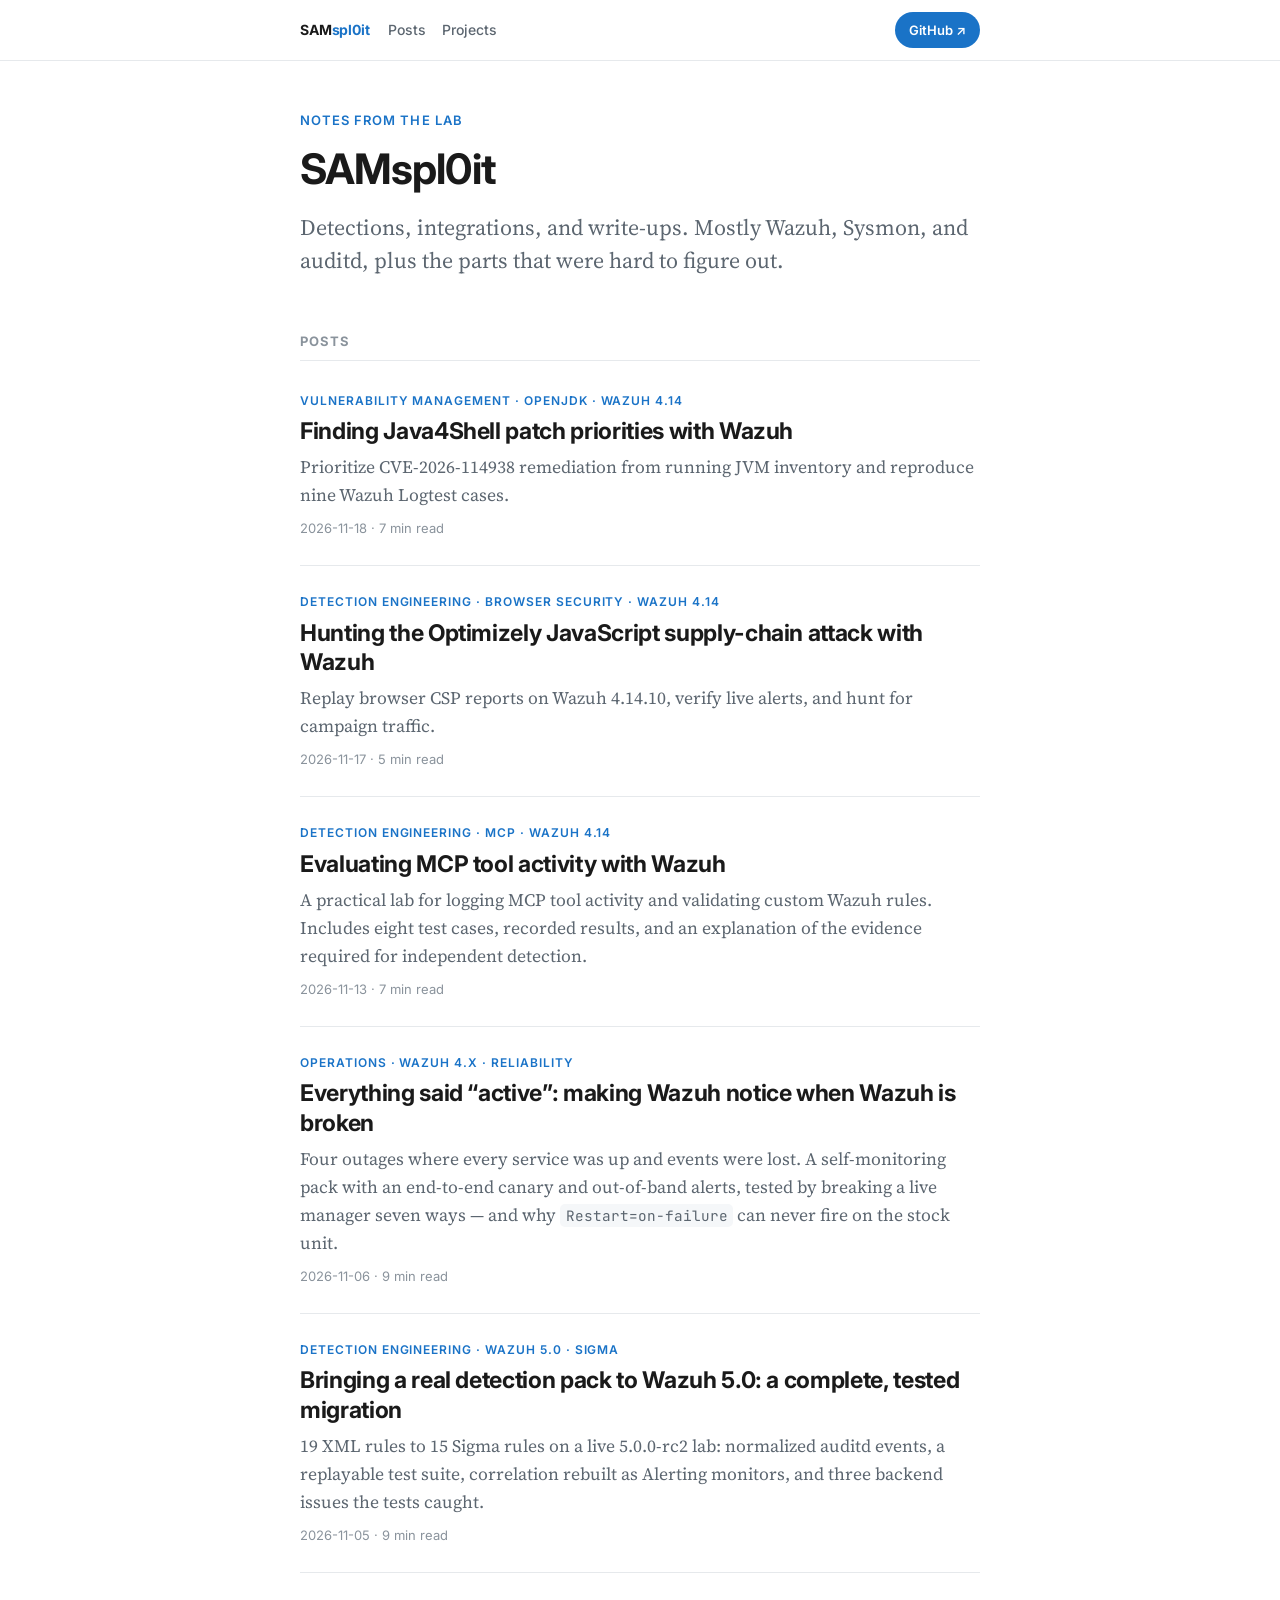
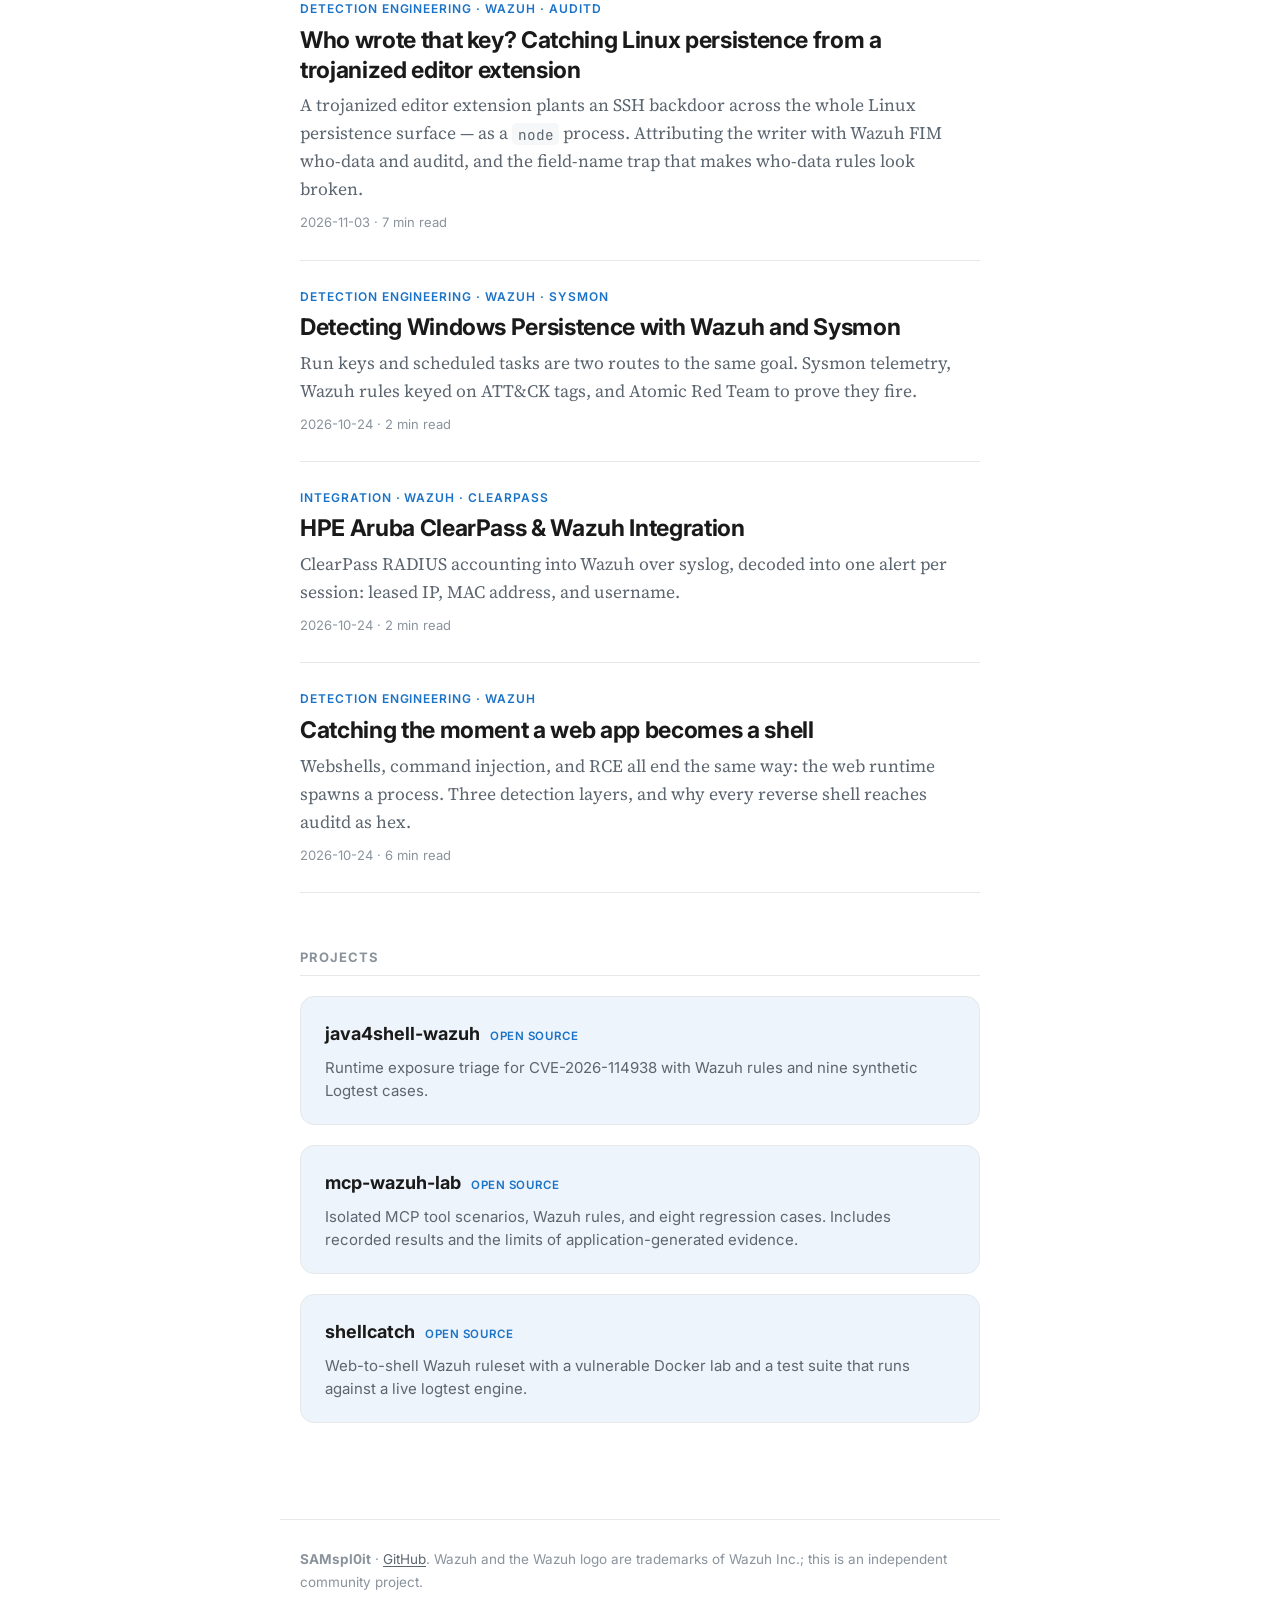
<file: index.html>
<!doctype html>
<html lang="en">
<head>
<meta charset="utf-8">
<meta name="viewport" content="width=device-width, initial-scale=1">
<title>SAMspl0it</title>
<meta name="description" content="Notes from the lab: detection engineering, Wazuh integrations, and write-ups.">
<meta property="og:title" content="SAMspl0it">
<meta property="og:description" content="Notes from the lab: detection engineering, Wazuh integrations, and write-ups.">
<meta property="og:type" content="website">
<meta property="og:image" content="assets/1-threat-hunting-dashboard.png">
<link rel="preconnect" href="https://fonts.googleapis.com">
<link rel="preconnect" href="https://fonts.gstatic.com" crossorigin>
<link href="https://fonts.googleapis.com/css2?family=Source+Serif+4:opsz,wght@8..60,400;8..60,600;8..60,700&family=Inter:wght@400;500;600;700&family=JetBrains+Mono:wght@400;500&display=swap" rel="stylesheet">
<link rel="stylesheet" href="assets/style.css">
</head>
<body>

<header class="bar">
  <div class="bar-in">
    <a class="brand" href="./">SAM<span class="dot">spl0it</span></a>
    <nav><a href="#posts">Posts</a><a href="#projects">Projects</a></nav>
    <span class="spacer"></span>
    <a class="ghbtn" href="https://github.com/SAMsploit1">GitHub ↗</a>
  </div>
</header>

<main>
  <div class="kicker">Notes from the lab</div>
  <h1>SAMspl0it</h1>
  <p class="dek">Detections, integrations, and write-ups. Mostly Wazuh, Sysmon, and auditd, plus the parts that were hard to figure out.</p>

  <h2 class="section" id="posts">Posts</h2>
  <!-- New post: copy posts/_template.html to posts/<slug>.html, then add an <li> at the top of this list. -->
  <ul class="posts">
    <li>
      <div class="pk">Vulnerability Management · OpenJDK · Wazuh 4.14</div>
      <h3 class="sans"><a href="posts/java4shell-wazuh.html">Finding Java4Shell patch priorities with Wazuh</a></h3>
      <p>Prioritize CVE-2026-114938 remediation from running JVM inventory and reproduce nine Wazuh Logtest cases.</p>
      <div class="meta">2026-11-18 · 7 min read</div>
    </li>
    <li>
      <div class="pk">Detection Engineering · Browser Security · Wazuh 4.14</div>
      <h3 class="sans"><a href="posts/optimizely-wazuh.html">Hunting the Optimizely JavaScript supply-chain attack with Wazuh</a></h3>
      <p>Replay browser CSP reports on Wazuh 4.14.10, verify live alerts, and hunt for campaign traffic.</p>
      <div class="meta">2026-11-17 · 5 min read</div>
    </li>
    <li>
      <div class="pk">Detection Engineering · MCP · Wazuh 4.14</div>
      <h3 class="sans"><a href="posts/mcp-wazuh-evidence.html">Evaluating MCP tool activity with Wazuh</a></h3>
      <p>A practical lab for logging MCP tool activity and validating custom Wazuh rules. Includes eight test cases, recorded results, and an explanation of the evidence required for independent detection.</p>
      <div class="meta">2026-11-13 · 7 min read</div>
    </li>
    <li>
      <div class="pk">Operations · Wazuh 4.x · Reliability</div>
      <h3 class="sans"><a href="posts/wazuh-selfmon.html">Everything said “active”: making Wazuh notice when Wazuh is broken</a></h3>
      <p>Four outages where every service was up and events were lost. A self-monitoring pack with an end-to-end canary and out-of-band alerts, tested by breaking a live manager seven ways — and why <code>Restart=on-failure</code> can never fire on the stock unit.</p>
      <div class="meta">2026-11-06 · 9 min read</div>
    </li>
    <li>
      <div class="pk">Detection Engineering · Wazuh 5.0 · Sigma</div>
      <h3 class="sans"><a href="posts/wazuh5-migration.html">Bringing a real detection pack to Wazuh 5.0: a complete, tested migration</a></h3>
      <p>19 XML rules to 15 Sigma rules on a live 5.0.0-rc2 lab: normalized auditd events, a replayable test suite, correlation rebuilt as Alerting monitors, and three backend issues the tests caught.</p>
      <div class="meta">2026-11-05 · 9 min read</div>
    </li>
    <li>
      <div class="pk">Detection Engineering · Wazuh · auditd</div>
      <h3 class="sans"><a href="posts/linux-persistence-editor-backdoor.html">Who wrote that key? Catching Linux persistence from a trojanized editor extension</a></h3>
      <p>A trojanized editor extension plants an SSH backdoor across the whole Linux persistence surface — as a <code>node</code> process. Attributing the writer with Wazuh FIM who-data and auditd, and the field-name trap that makes who-data rules look broken.</p>
      <div class="meta">2026-11-03 · 7 min read</div>
    </li>
    <li>
      <div class="pk">Detection Engineering · Wazuh · Sysmon</div>
      <h3 class="sans"><a href="posts/windows-persistence-wazuh.html">Detecting Windows Persistence with Wazuh and Sysmon</a></h3>
      <p>Run keys and scheduled tasks are two routes to the same goal. Sysmon telemetry, Wazuh rules keyed on ATT&amp;CK tags, and Atomic Red Team to prove they fire.</p>
      <div class="meta">2026-10-24 · 2 min read</div>
    </li>
    <li>
      <div class="pk">Integration · Wazuh · ClearPass</div>
      <h3 class="sans"><a href="posts/clearpass-wazuh.html">HPE Aruba ClearPass &amp; Wazuh Integration</a></h3>
      <p>ClearPass RADIUS accounting into Wazuh over syslog, decoded into one alert per session: leased IP, MAC address, and username.</p>
      <div class="meta">2026-10-24 · 2 min read</div>
    </li>
    <li>
      <div class="pk">Detection Engineering · Wazuh</div>
      <h3 class="sans"><a href="https://samsploit1.github.io/shellcatch/">Catching the moment a web app becomes a shell</a></h3>
      <p>Webshells, command injection, and RCE all end the same way: the web runtime spawns a process. Three detection layers, and why every reverse shell reaches auditd as hex.</p>
      <div class="meta">2026-10-24 · 6 min read</div>
    </li>
  </ul>

  <h2 class="section" id="projects">Projects</h2>
  <a class="proj" href="https://github.com/SAMsploit1/java4shell-wazuh">
    <div class="n">java4shell-wazuh <span class="s">Open source</span></div>
    <p>Runtime exposure triage for CVE-2026-114938 with Wazuh rules and nine synthetic Logtest cases.</p>
  </a>
  <a class="proj" href="https://github.com/SAMsploit1/mcp-wazuh-lab">
    <div class="n">mcp-wazuh-lab <span class="s">Open source</span></div>
    <p>Isolated MCP tool scenarios, Wazuh rules, and eight regression cases. Includes recorded results and the limits of application-generated evidence.</p>
  </a>
  <a class="proj" href="https://github.com/SAMsploit1/shellcatch">
    <div class="n">shellcatch <span class="s">Open source</span></div>
    <p>Web-to-shell Wazuh ruleset with a vulnerable Docker lab and a test suite that runs against a live logtest engine.</p>
  </a>
</main>

<footer>
  <p><strong>SAMspl0it</strong> · <a href="https://github.com/SAMsploit1">GitHub</a>.
  Wazuh and the Wazuh logo are trademarks of Wazuh Inc.; this is an independent community project.</p>
</footer>

</body>
</html>
</file>
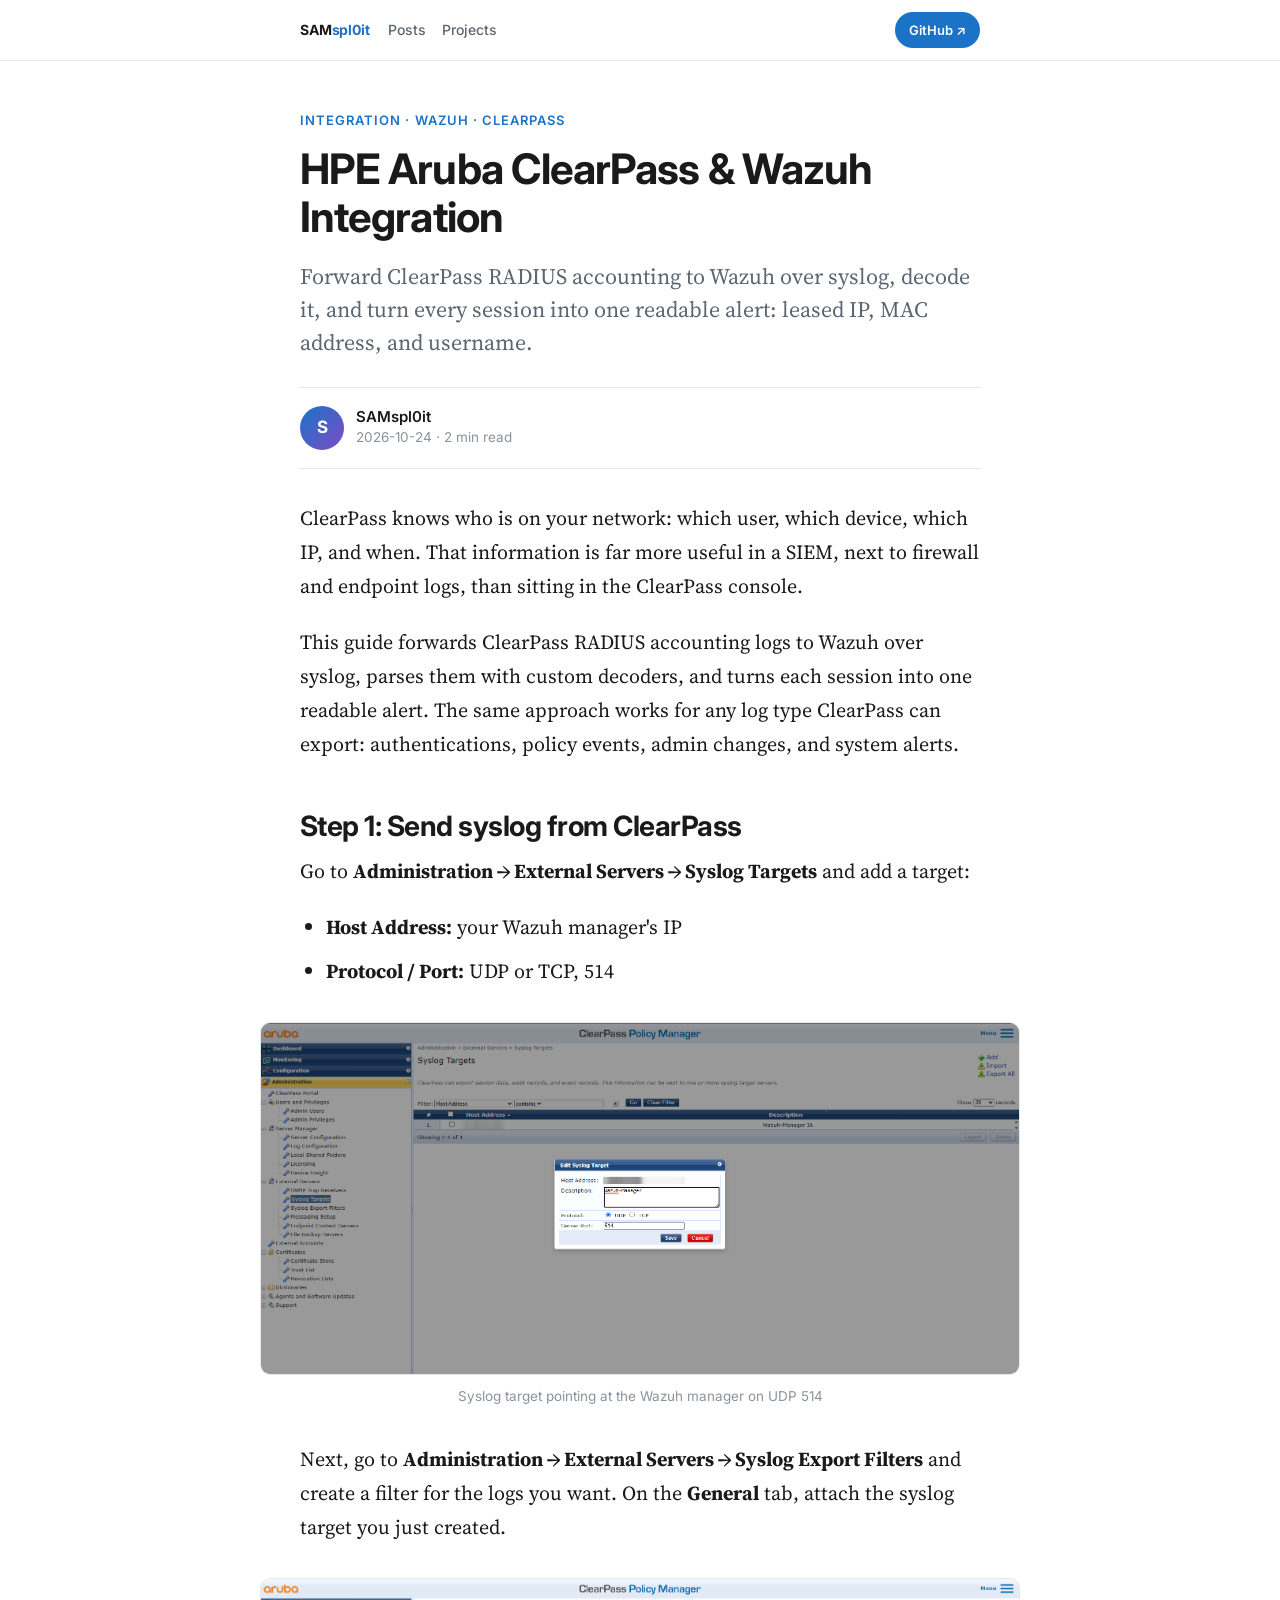
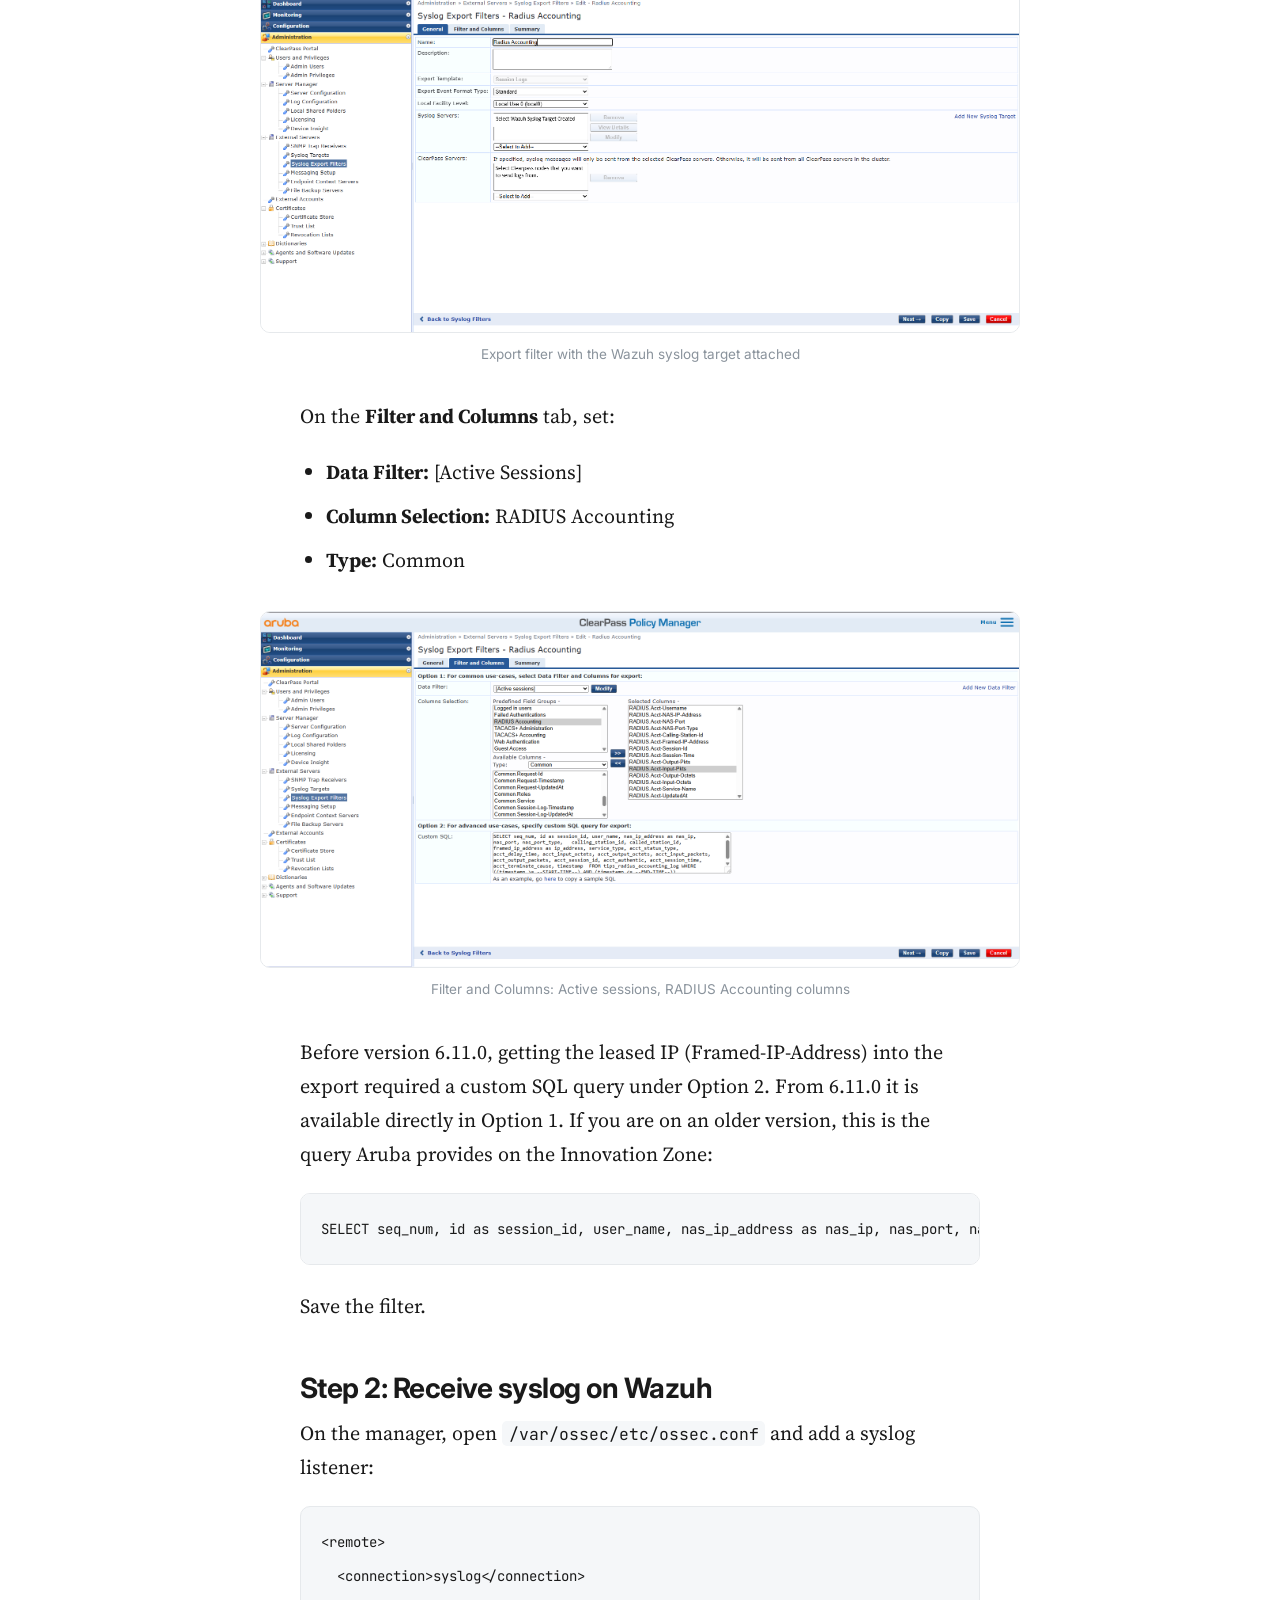
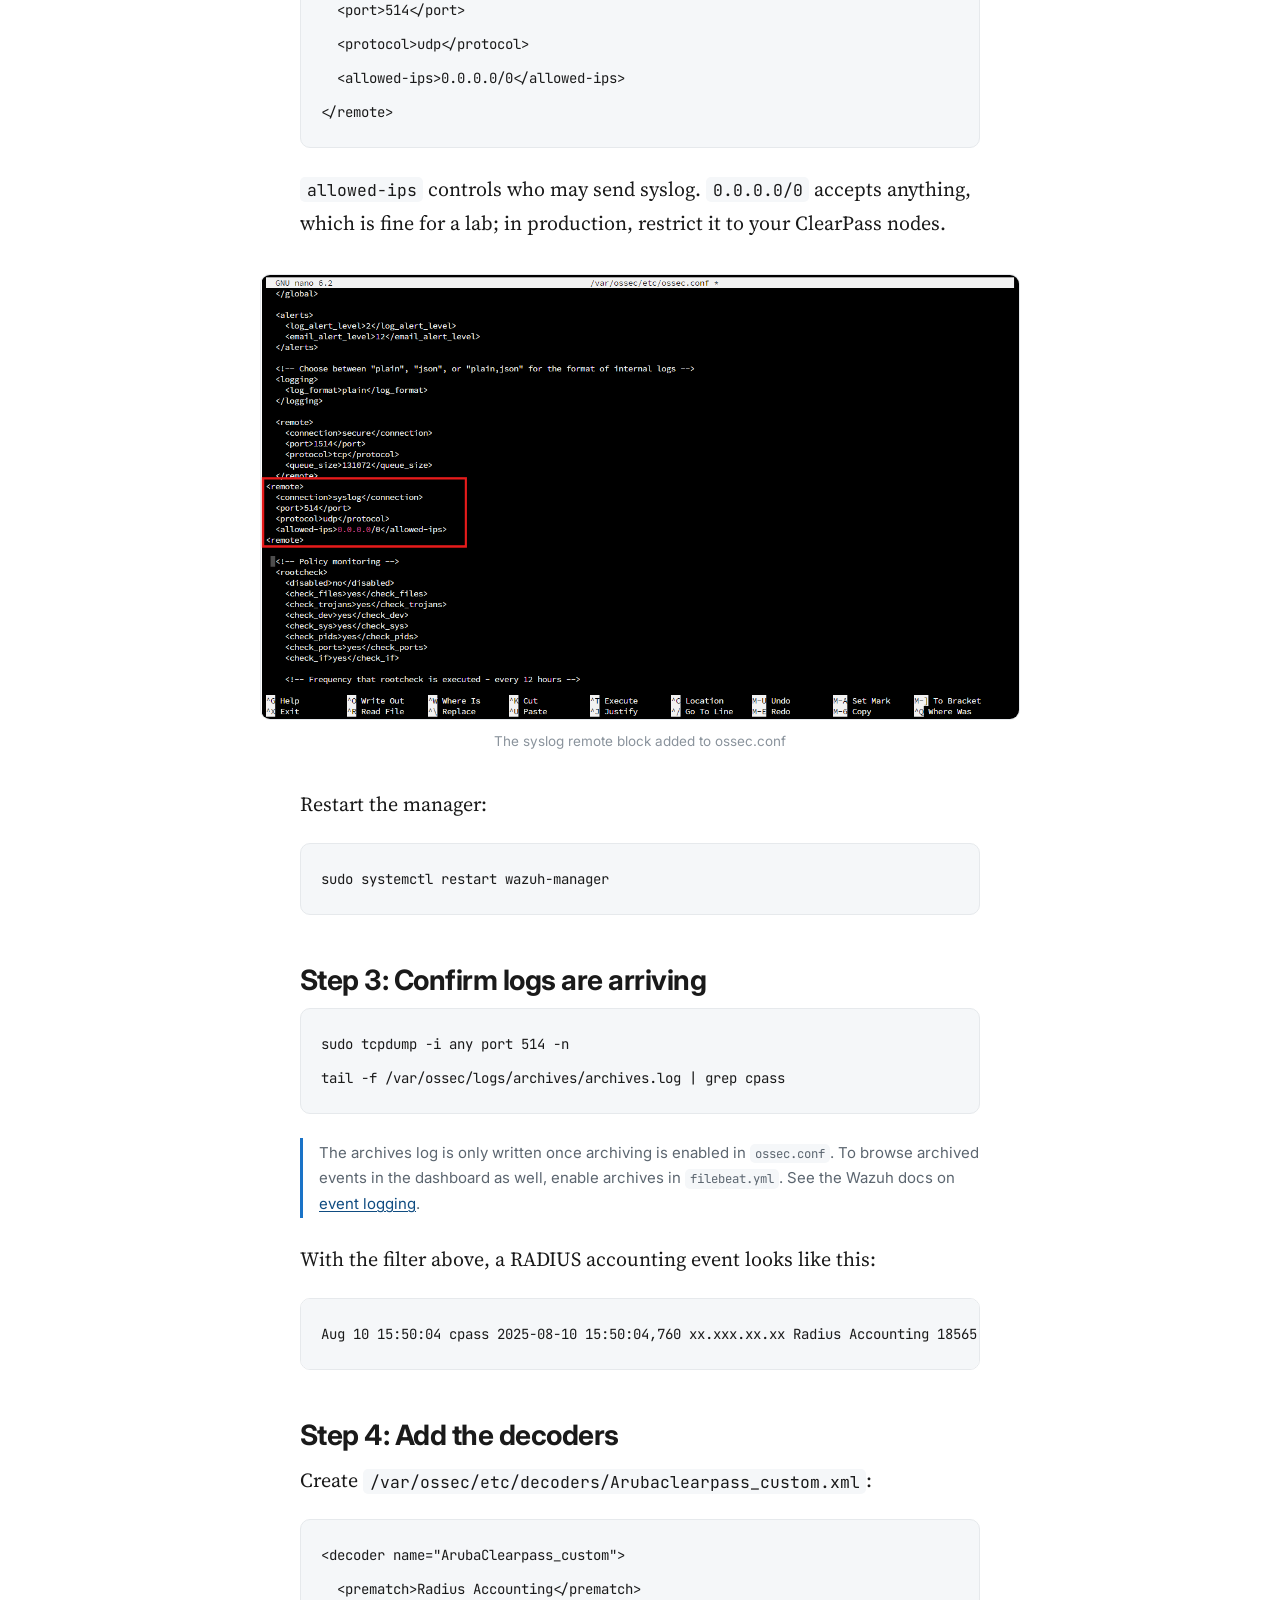
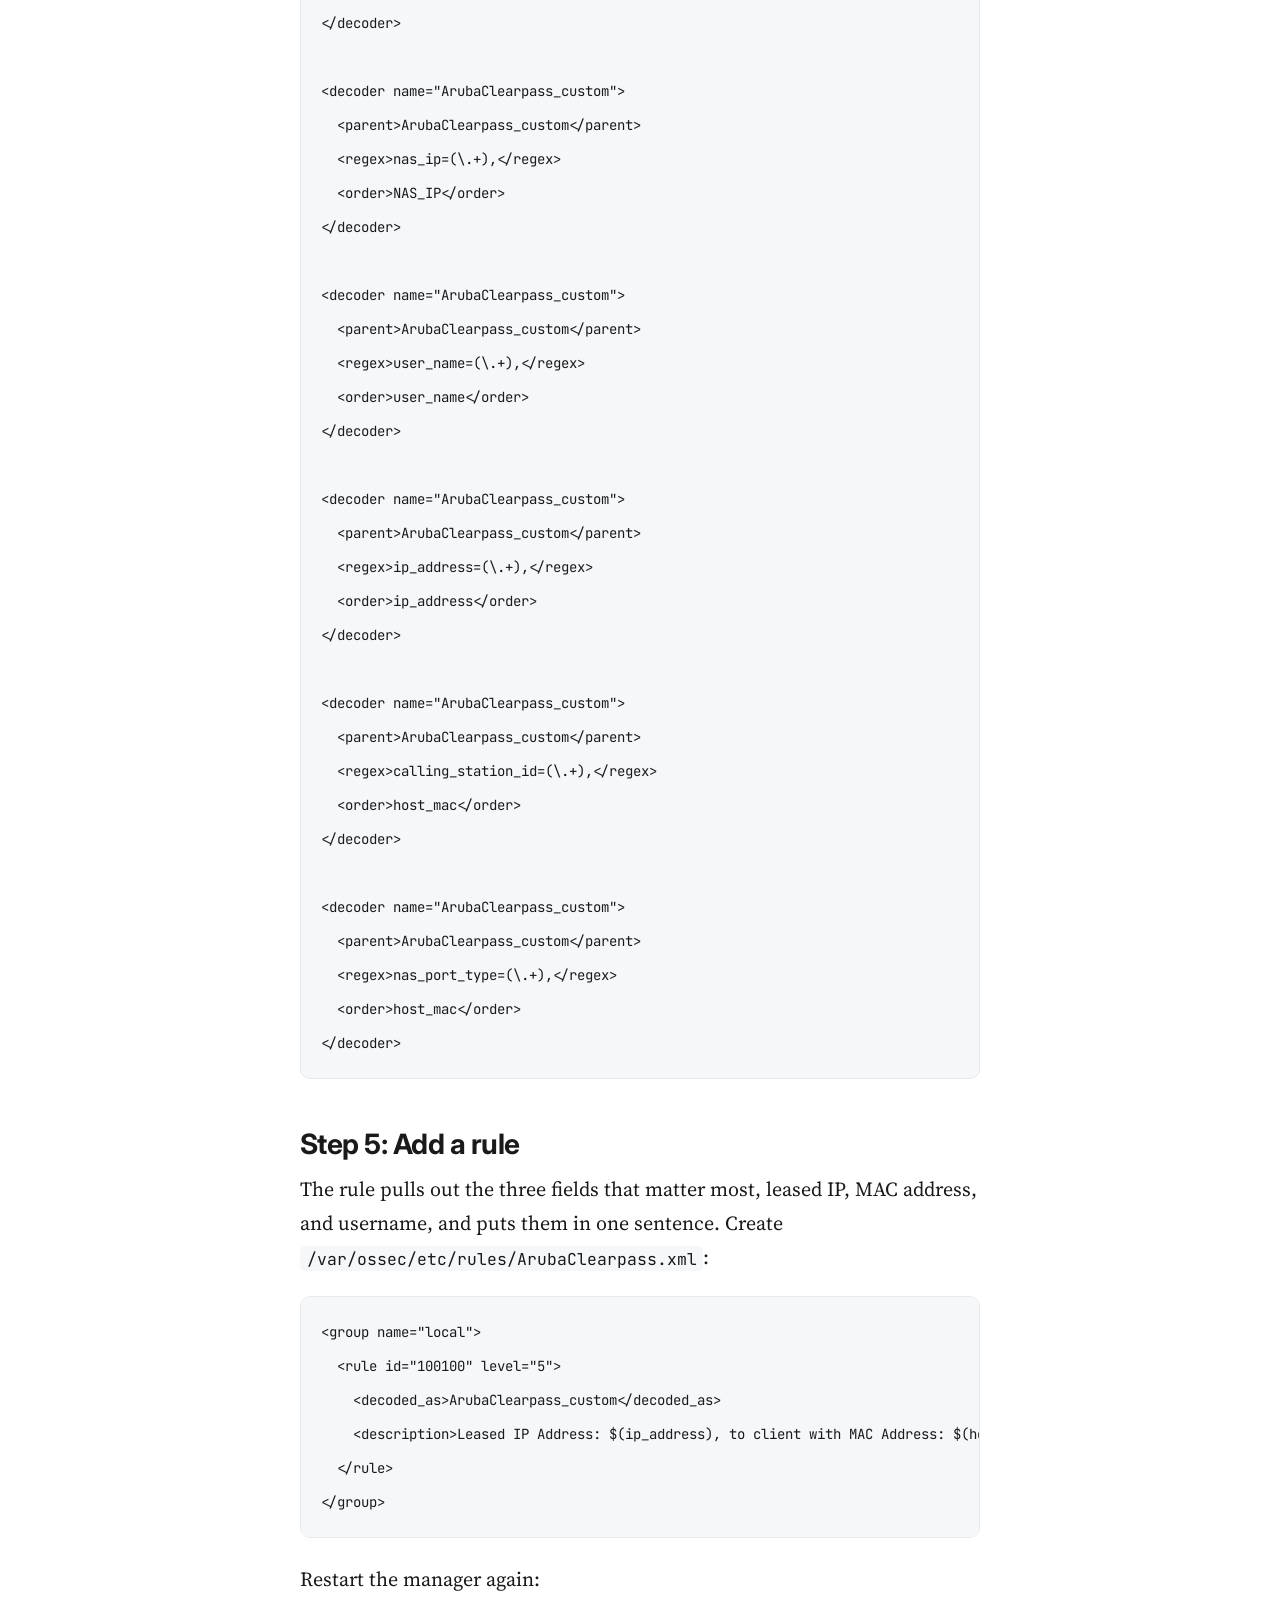
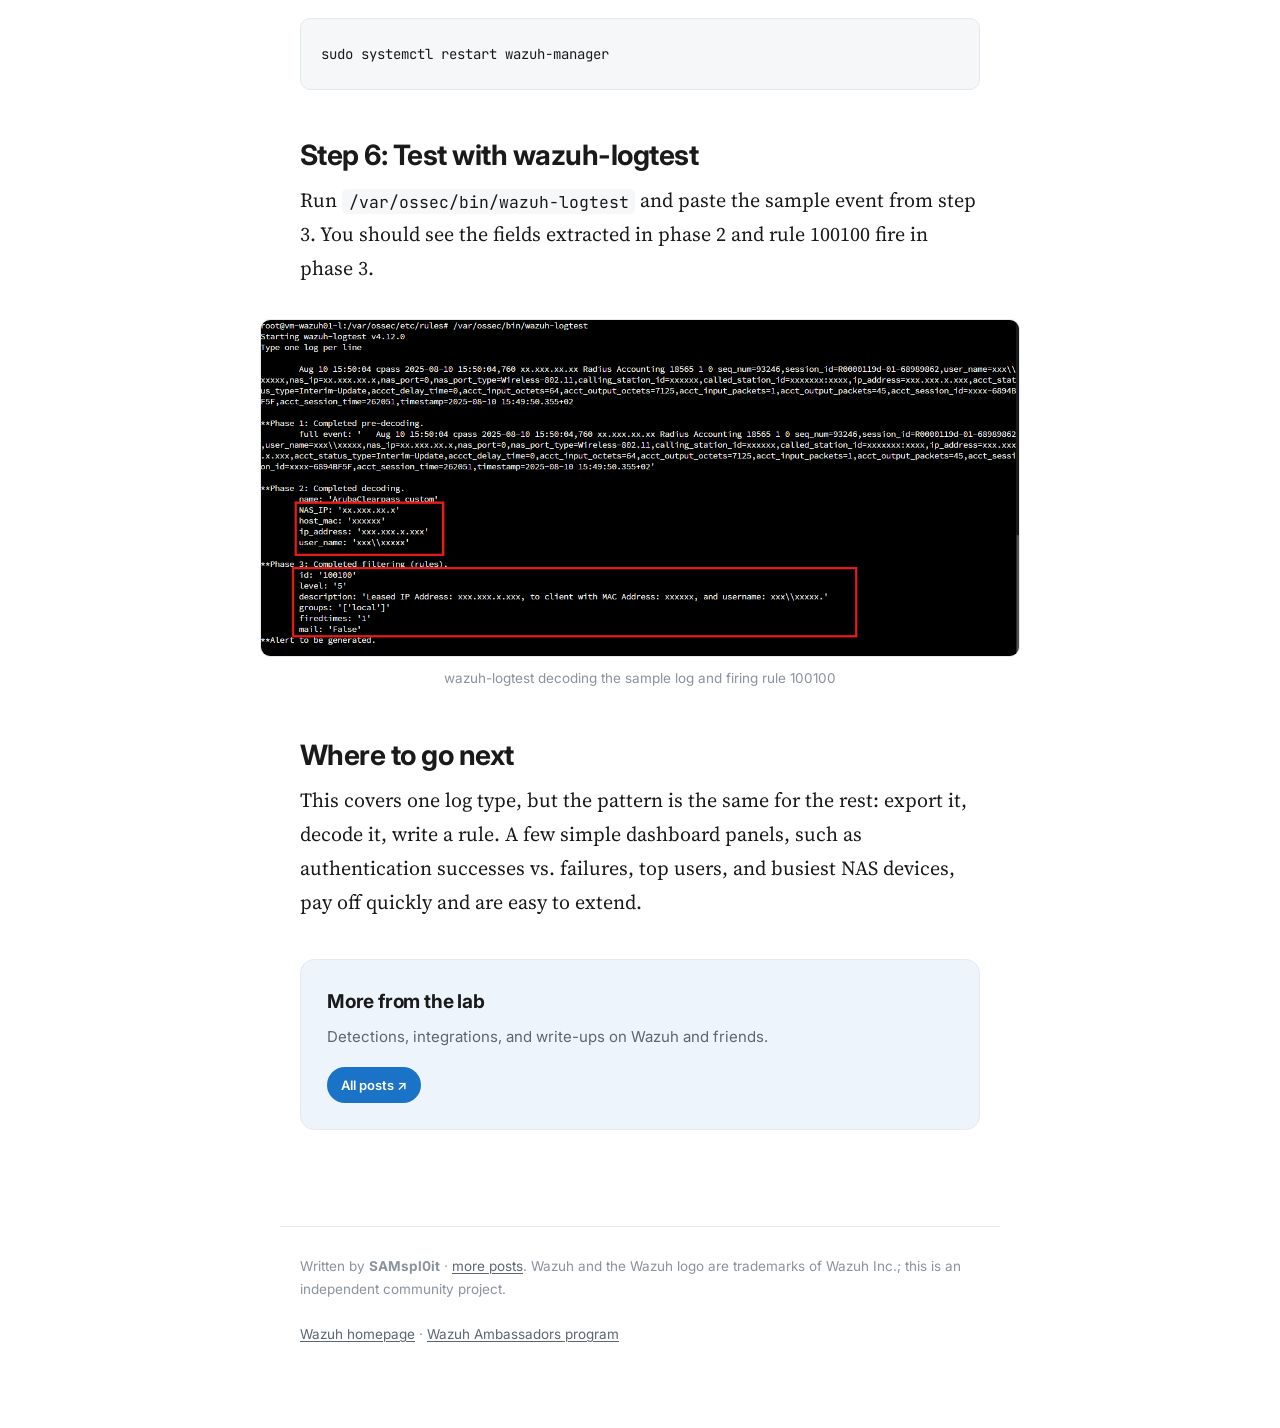
<file: posts/clearpass-wazuh.html>
<!doctype html>
<html lang="en">
<head>
<meta charset="utf-8">
<meta name="viewport" content="width=device-width, initial-scale=1">
<title>HPE Aruba ClearPass &amp; Wazuh Integration · SAMspl0it</title>
<meta name="description" content="Forwarding ClearPass RADIUS accounting logs to Wazuh over syslog, with custom decoders and a rule that names the IP, MAC, and user for each session.">
<link rel="preconnect" href="https://fonts.googleapis.com">
<link rel="preconnect" href="https://fonts.gstatic.com" crossorigin>
<link href="https://fonts.googleapis.com/css2?family=Source+Serif+4:opsz,wght@8..60,400;8..60,600;8..60,700&family=Inter:wght@400;500;600;700&family=JetBrains+Mono:wght@400;500&display=swap" rel="stylesheet">
<link rel="stylesheet" href="../assets/style.css">
</head>
<body>

<header class="bar">
  <div class="bar-in">
    <a class="brand" href="../">SAM<span class="dot">spl0it</span></a>
    <nav><a href="../#posts">Posts</a><a href="../#projects">Projects</a></nav>
    <span class="spacer"></span>
    <a class="ghbtn" href="https://github.com/SAMsploit1">GitHub ↗</a>
  </div>
</header>

<main>
  <div class="kicker">Integration · Wazuh · ClearPass</div>
  <h1>HPE Aruba ClearPass &amp; Wazuh Integration</h1>
  <p class="dek">Forward ClearPass RADIUS accounting to Wazuh over syslog, decode it, and turn every session into one readable alert: leased IP, MAC address, and username.</p>

  <div class="byline">
    <div class="avatar">S</div>
    <div>
      <div class="who">SAMspl0it</div>
      <div class="meta"><time datetime="2026-10-24">2026-10-24</time> · 2 min read</div>
    </div>
  </div>


    <p>ClearPass knows who is on your network: which user, which device, which IP, and when. That information is far more useful in a SIEM, next to firewall and endpoint logs, than sitting in the ClearPass console.</p>
    <p>This guide forwards ClearPass RADIUS accounting logs to Wazuh over syslog, parses them with custom decoders, and turns each session into one readable alert. The same approach works for any log type ClearPass can export: authentications, policy events, admin changes, and system alerts.</p>

    <h2>Step 1: Send syslog from ClearPass</h2>
    <p>Go to <strong>Administration → External Servers → Syslog Targets</strong> and add a target:</p>
    <ul>
      <li><strong>Host Address:</strong> your Wazuh manager's IP</li>
      <li><strong>Protocol / Port:</strong> UDP or TCP, 514</li>
    </ul>
    <figure><img src="../assets/clearpass-syslog-target.png" alt="Syslog target pointing at the Wazuh manager on UDP 514" loading="lazy" onerror="this.closest('figure').hidden=true"><figcaption>Syslog target pointing at the Wazuh manager on UDP 514</figcaption></figure>
    <p>Next, go to <strong>Administration → External Servers → Syslog Export Filters</strong> and create a filter for the logs you want. On the <strong>General</strong> tab, attach the syslog target you just created.</p>
    <figure><img src="../assets/clearpass-export-filter-general.png" alt="Export filter with the Wazuh syslog target attached" loading="lazy" onerror="this.closest('figure').hidden=true"><figcaption>Export filter with the Wazuh syslog target attached</figcaption></figure>
    <p>On the <strong>Filter and Columns</strong> tab, set:</p>
    <ul>
      <li><strong>Data Filter:</strong> [Active Sessions]</li>
      <li><strong>Column Selection:</strong> RADIUS Accounting</li>
      <li><strong>Type:</strong> Common</li>
    </ul>
    <figure><img src="../assets/clearpass-export-filter-columns.png" alt="Filter and Columns: Active sessions, RADIUS Accounting columns" loading="lazy" onerror="this.closest('figure').hidden=true"><figcaption>Filter and Columns: Active sessions, RADIUS Accounting columns</figcaption></figure>
    <p>Before version 6.11.0, getting the leased IP (Framed-IP-Address) into the export required a custom SQL query under Option 2. From 6.11.0 it is available directly in Option 1. If you are on an older version, this is the query Aruba provides on the Innovation Zone:</p>
<pre><code>SELECT seq_num, id as session_id, user_name, nas_ip_address as nas_ip, nas_port, nas_port_type, calling_station_id, called_station_id, framed_ip_address as ip_address, service_type, acct_status_type, acct_delay_time, acct_input_octets, acct_output_octets, acct_input_packets, acct_output_packets, acct_session_id, acct_authentic, acct_session_time, acct_terminate_cause, timestamp FROM tips_radius_accounting_log WHERE ((timestamp &gt;= --START-TIME--) AND (timestamp &lt;= --END-TIME--))</code></pre>
    <p>Save the filter.</p>

    <h2>Step 2: Receive syslog on Wazuh</h2>
    <p>On the manager, open <code>/var/ossec/etc/ossec.conf</code> and add a syslog listener:</p>
<pre><code>&lt;remote&gt;
  &lt;connection&gt;syslog&lt;/connection&gt;
  &lt;port&gt;514&lt;/port&gt;
  &lt;protocol&gt;udp&lt;/protocol&gt;
  &lt;allowed-ips&gt;0.0.0.0/0&lt;/allowed-ips&gt;
&lt;/remote&gt;</code></pre>
    <p><code>allowed-ips</code> controls who may send syslog. <code>0.0.0.0/0</code> accepts anything, which is fine for a lab; in production, restrict it to your ClearPass nodes.</p>
    <figure><img src="../assets/clearpass-ossec-remote.png" alt="The syslog remote block added to ossec.conf" loading="lazy" onerror="this.closest('figure').hidden=true"><figcaption>The syslog remote block added to ossec.conf</figcaption></figure>
    <p>Restart the manager:</p>
<pre><code>sudo systemctl restart wazuh-manager</code></pre>

    <h2>Step 3: Confirm logs are arriving</h2>
<pre><code>sudo tcpdump -i any port 514 -n
tail -f /var/ossec/logs/archives/archives.log | grep cpass</code></pre>
    <p class="note">The archives log is only written once archiving is enabled in <code>ossec.conf</code>. To browse archived events in the dashboard as well, enable archives in <code>filebeat.yml</code>. See the Wazuh docs on <a href="https://documentation.wazuh.com/current/user-manual/manager/event-logging.html">event logging</a>.</p>
    <p>With the filter above, a RADIUS accounting event looks like this:</p>
<pre><code>Aug 10 15:50:04 cpass 2025-08-10 15:50:04,760 xx.xxx.xx.xx Radius Accounting 18565 1 0 seq_num=93246,session_id=R0000119d-01-68989862,user_name=xxx\\xxxxx,nas_ip=xx.xxx.xx.x,nas_port=0,nas_port_type=Wireless-802.11,calling_station_id=xxxxxx,called_station_id=xxxxxxx:xxxx,ip_address=xxx.xxx.x.xxx,acct_status_type=Interim-Update,accct_delay_time=0,acct_input_octets=64,acct_output_octets=7125,acct_input_packets=1,acct_output_packets=45,acct_session_id=xxxx-6894BF5F,acct_session_time=262051,timestamp=2025-08-10 15:49:50.355+02</code></pre>

    <h2>Step 4: Add the decoders</h2>
    <p>Create <code>/var/ossec/etc/decoders/Arubaclearpass_custom.xml</code>:</p>
<pre><code>&lt;decoder name="ArubaClearpass_custom"&gt;
  &lt;prematch&gt;Radius Accounting&lt;/prematch&gt;
&lt;/decoder&gt;

&lt;decoder name="ArubaClearpass_custom"&gt;
  &lt;parent&gt;ArubaClearpass_custom&lt;/parent&gt;
  &lt;regex&gt;nas_ip=(\.+),&lt;/regex&gt;
  &lt;order&gt;NAS_IP&lt;/order&gt;
&lt;/decoder&gt;

&lt;decoder name="ArubaClearpass_custom"&gt;
  &lt;parent&gt;ArubaClearpass_custom&lt;/parent&gt;
  &lt;regex&gt;user_name=(\.+),&lt;/regex&gt;
  &lt;order&gt;user_name&lt;/order&gt;
&lt;/decoder&gt;

&lt;decoder name="ArubaClearpass_custom"&gt;
  &lt;parent&gt;ArubaClearpass_custom&lt;/parent&gt;
  &lt;regex&gt;ip_address=(\.+),&lt;/regex&gt;
  &lt;order&gt;ip_address&lt;/order&gt;
&lt;/decoder&gt;

&lt;decoder name="ArubaClearpass_custom"&gt;
  &lt;parent&gt;ArubaClearpass_custom&lt;/parent&gt;
  &lt;regex&gt;calling_station_id=(\.+),&lt;/regex&gt;
  &lt;order&gt;host_mac&lt;/order&gt;
&lt;/decoder&gt;

&lt;decoder name="ArubaClearpass_custom"&gt;
  &lt;parent&gt;ArubaClearpass_custom&lt;/parent&gt;
  &lt;regex&gt;nas_port_type=(\.+),&lt;/regex&gt;
  &lt;order&gt;host_mac&lt;/order&gt;
&lt;/decoder&gt;</code></pre>

    <h2>Step 5: Add a rule</h2>
    <p>The rule pulls out the three fields that matter most, leased IP, MAC address, and username, and puts them in one sentence. Create <code>/var/ossec/etc/rules/ArubaClearpass.xml</code>:</p>
<pre><code>&lt;group name="local"&gt;
  &lt;rule id="100100" level="5"&gt;
    &lt;decoded_as&gt;ArubaClearpass_custom&lt;/decoded_as&gt;
    &lt;description&gt;Leased IP Address: $(ip_address), to client with MAC Address: $(host_mac), and username: $(user_name).&lt;/description&gt;
  &lt;/rule&gt;
&lt;/group&gt;</code></pre>
    <p>Restart the manager again:</p>
<pre><code>sudo systemctl restart wazuh-manager</code></pre>

    <h2>Step 6: Test with wazuh-logtest</h2>
    <p>Run <code>/var/ossec/bin/wazuh-logtest</code> and paste the sample event from step 3. You should see the fields extracted in phase 2 and rule 100100 fire in phase 3.</p>
    <figure><img src="../assets/clearpass-logtest.png" alt="wazuh-logtest decoding the sample log and firing rule 100100" loading="lazy" onerror="this.closest('figure').hidden=true"><figcaption>wazuh-logtest decoding the sample log and firing rule 100100</figcaption></figure>

    <h2>Where to go next</h2>
    <p>This covers one log type, but the pattern is the same for the rest: export it, decode it, write a rule. A few simple dashboard panels, such as authentication successes vs. failures, top users, and busiest NAS devices, pay off quickly and are easy to extend.</p>

  <div class="cta">
    <h3 class="sans">More from the lab</h3>
    <p>Detections, integrations, and write-ups on Wazuh and friends.</p>
    <a class="ghbtn" href="../">All posts ↗</a>
  </div>
</main>

<footer>
  <p>Written by <strong>SAMspl0it</strong> · <a href="../">more posts</a>.
  Wazuh and the Wazuh logo are trademarks of Wazuh Inc.; this is an independent community project.</p>
  <p class="ambassador-links"><a href="https://wazuh.com/?utm_source=ambassadors&amp;utm_medium=referral&amp;utm_campaign=ambassadors+program">Wazuh homepage</a> · <a href="https://wazuh.com/ambassadors-program/?utm_source=ambassadors&amp;utm_medium=referral&amp;utm_campaign=ambassadors+program">Wazuh Ambassadors program</a></p>
</footer>

</body>
</html>
</file>
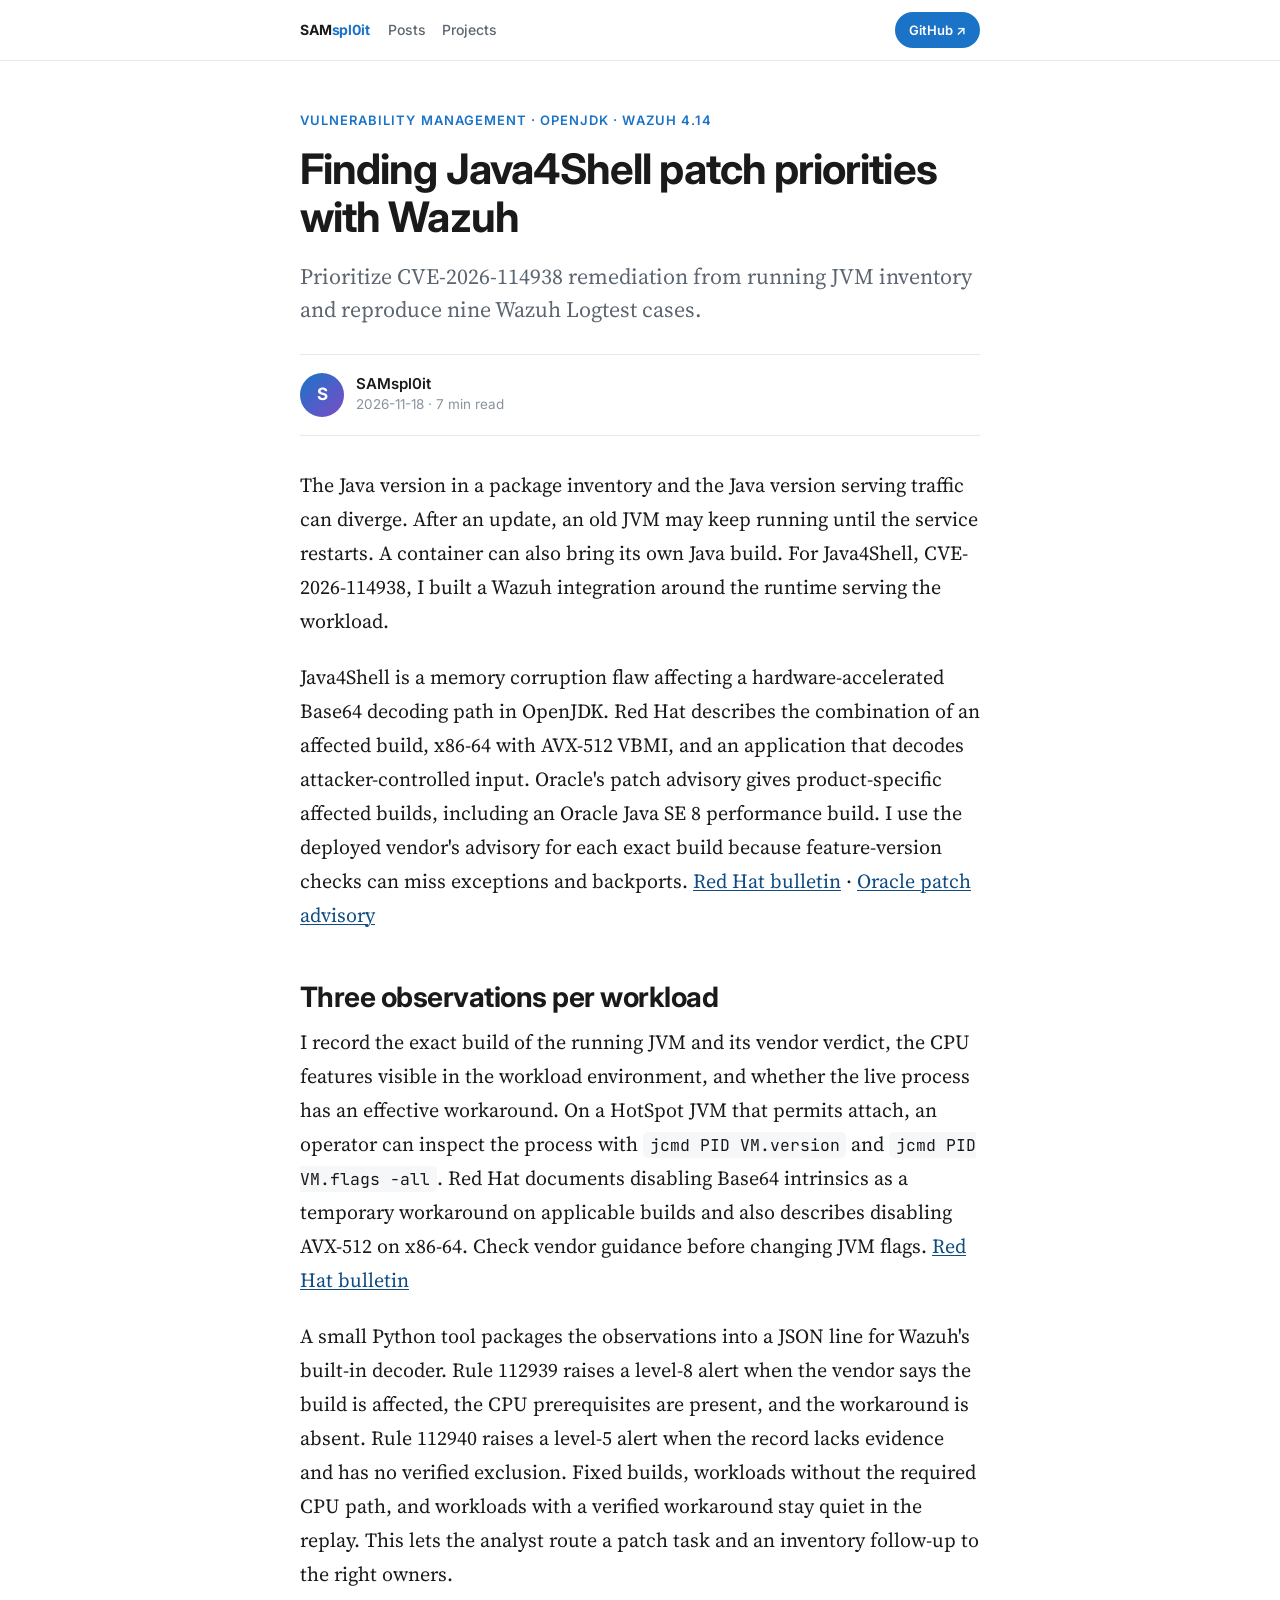
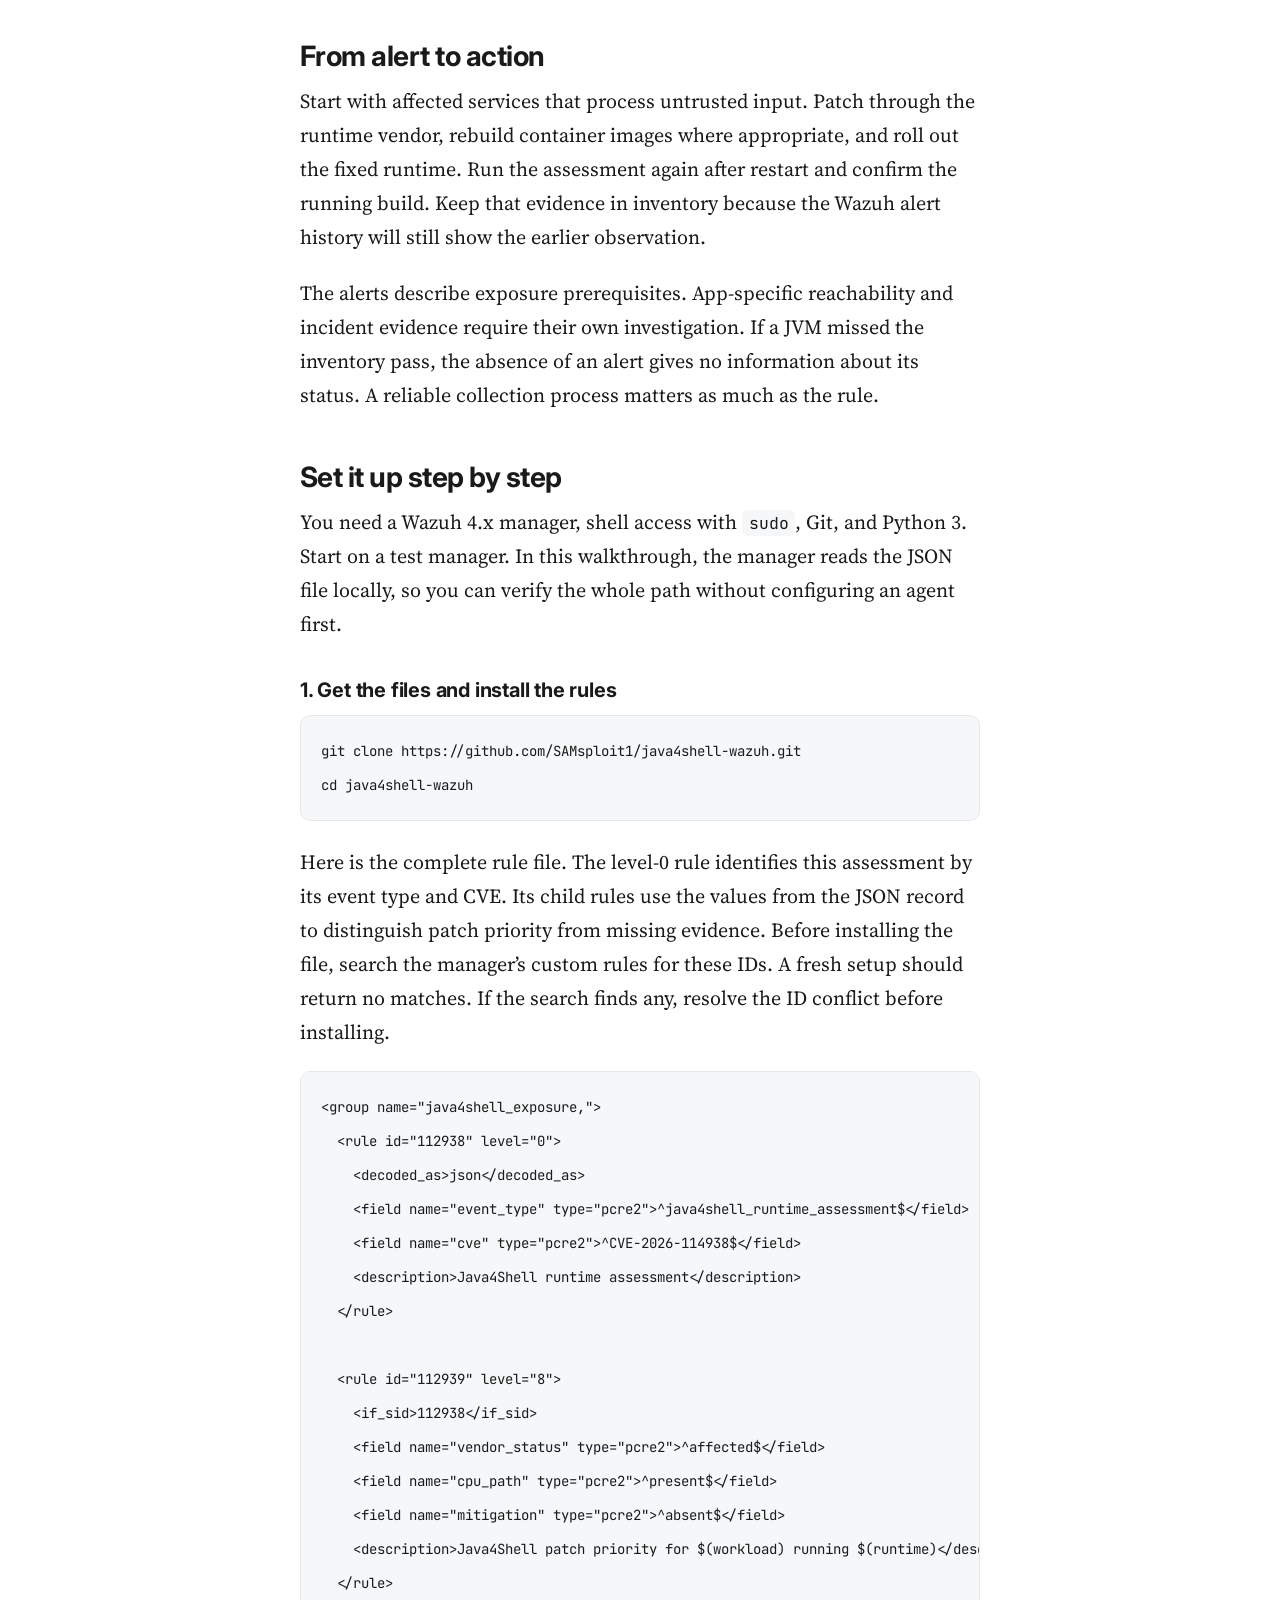
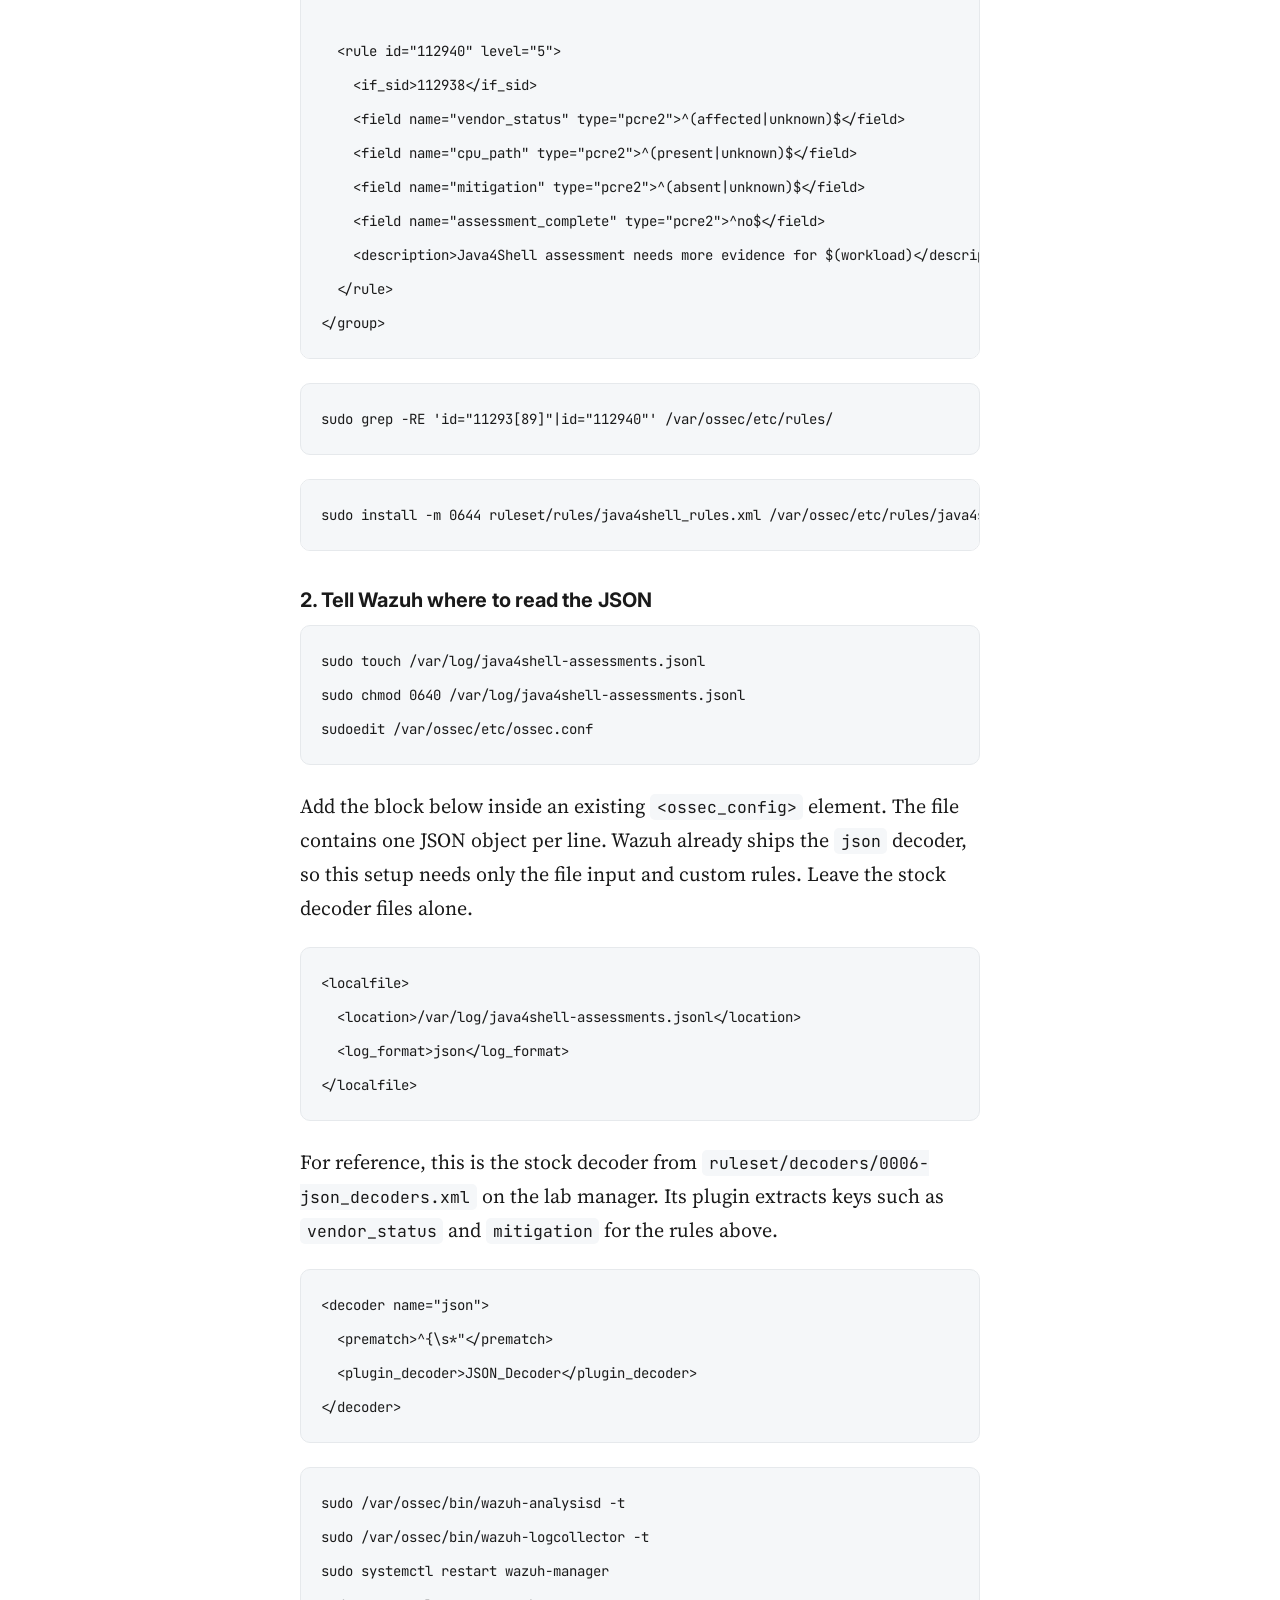
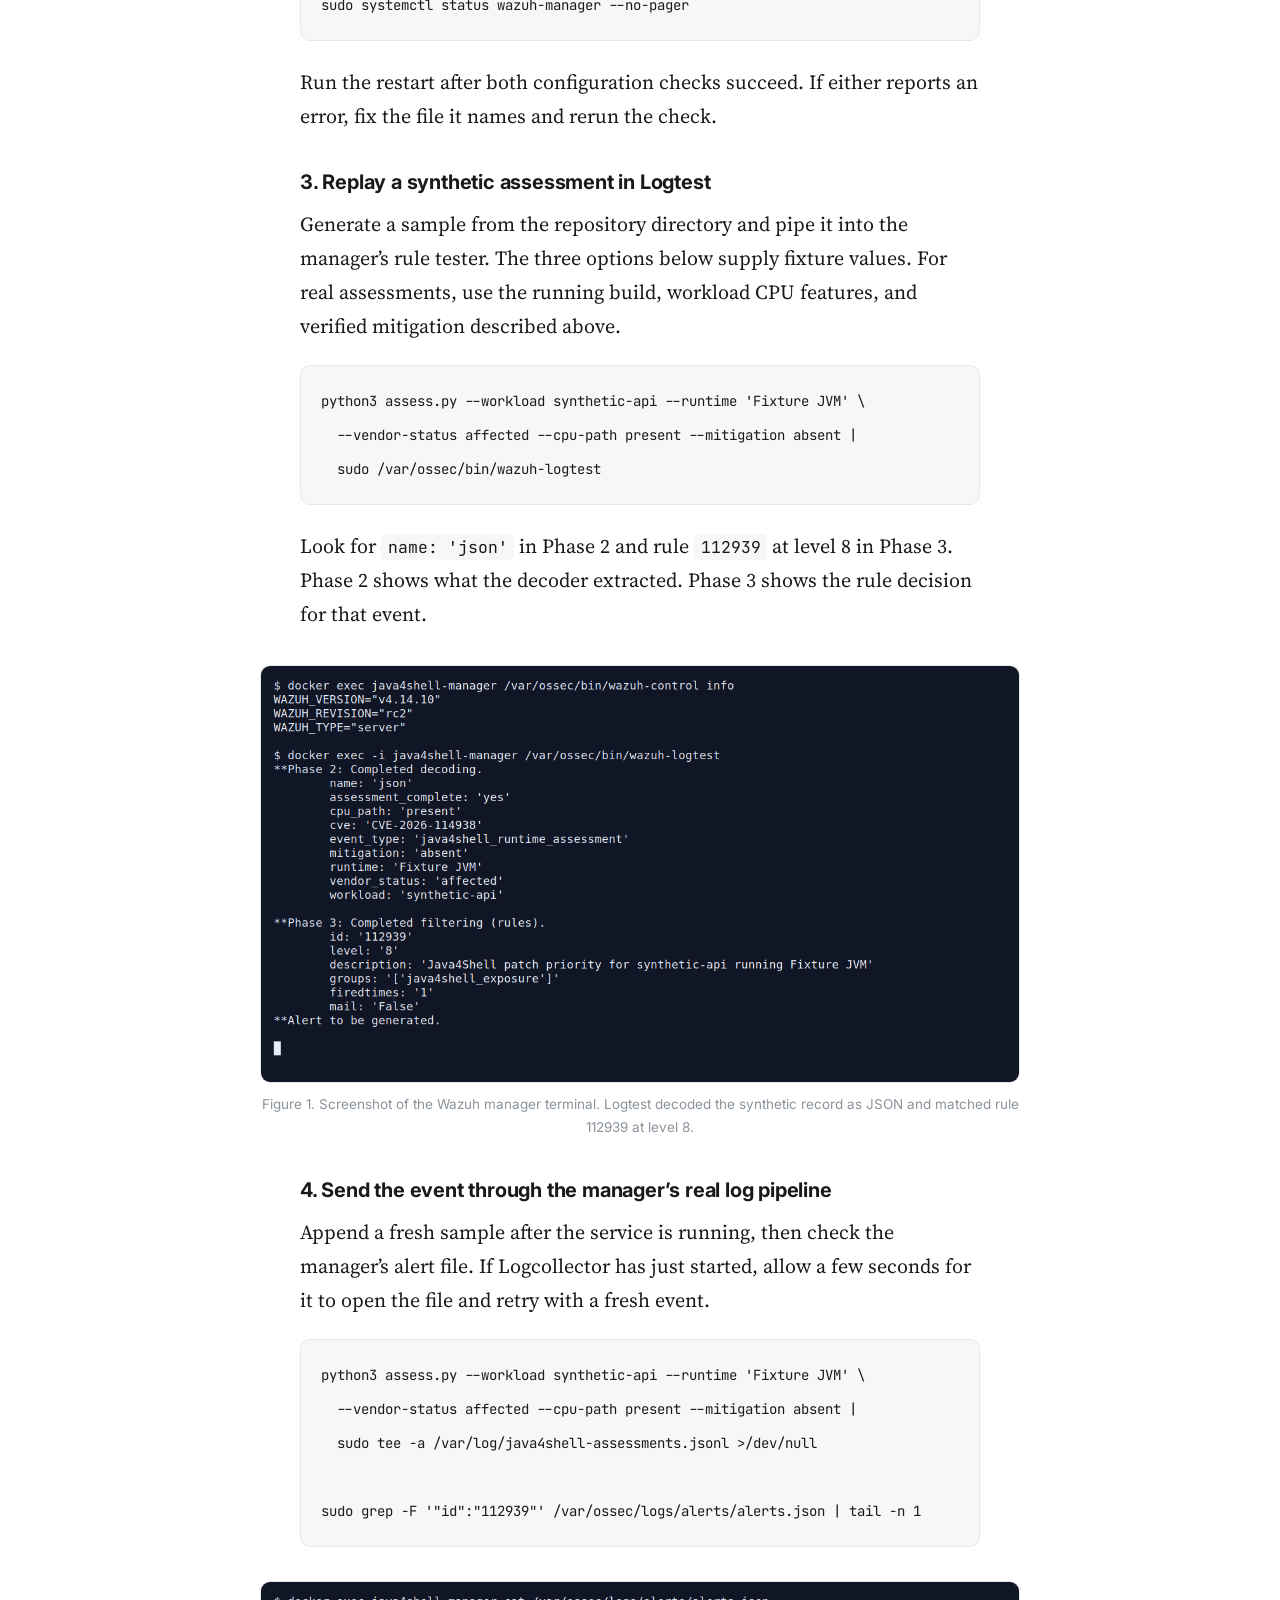
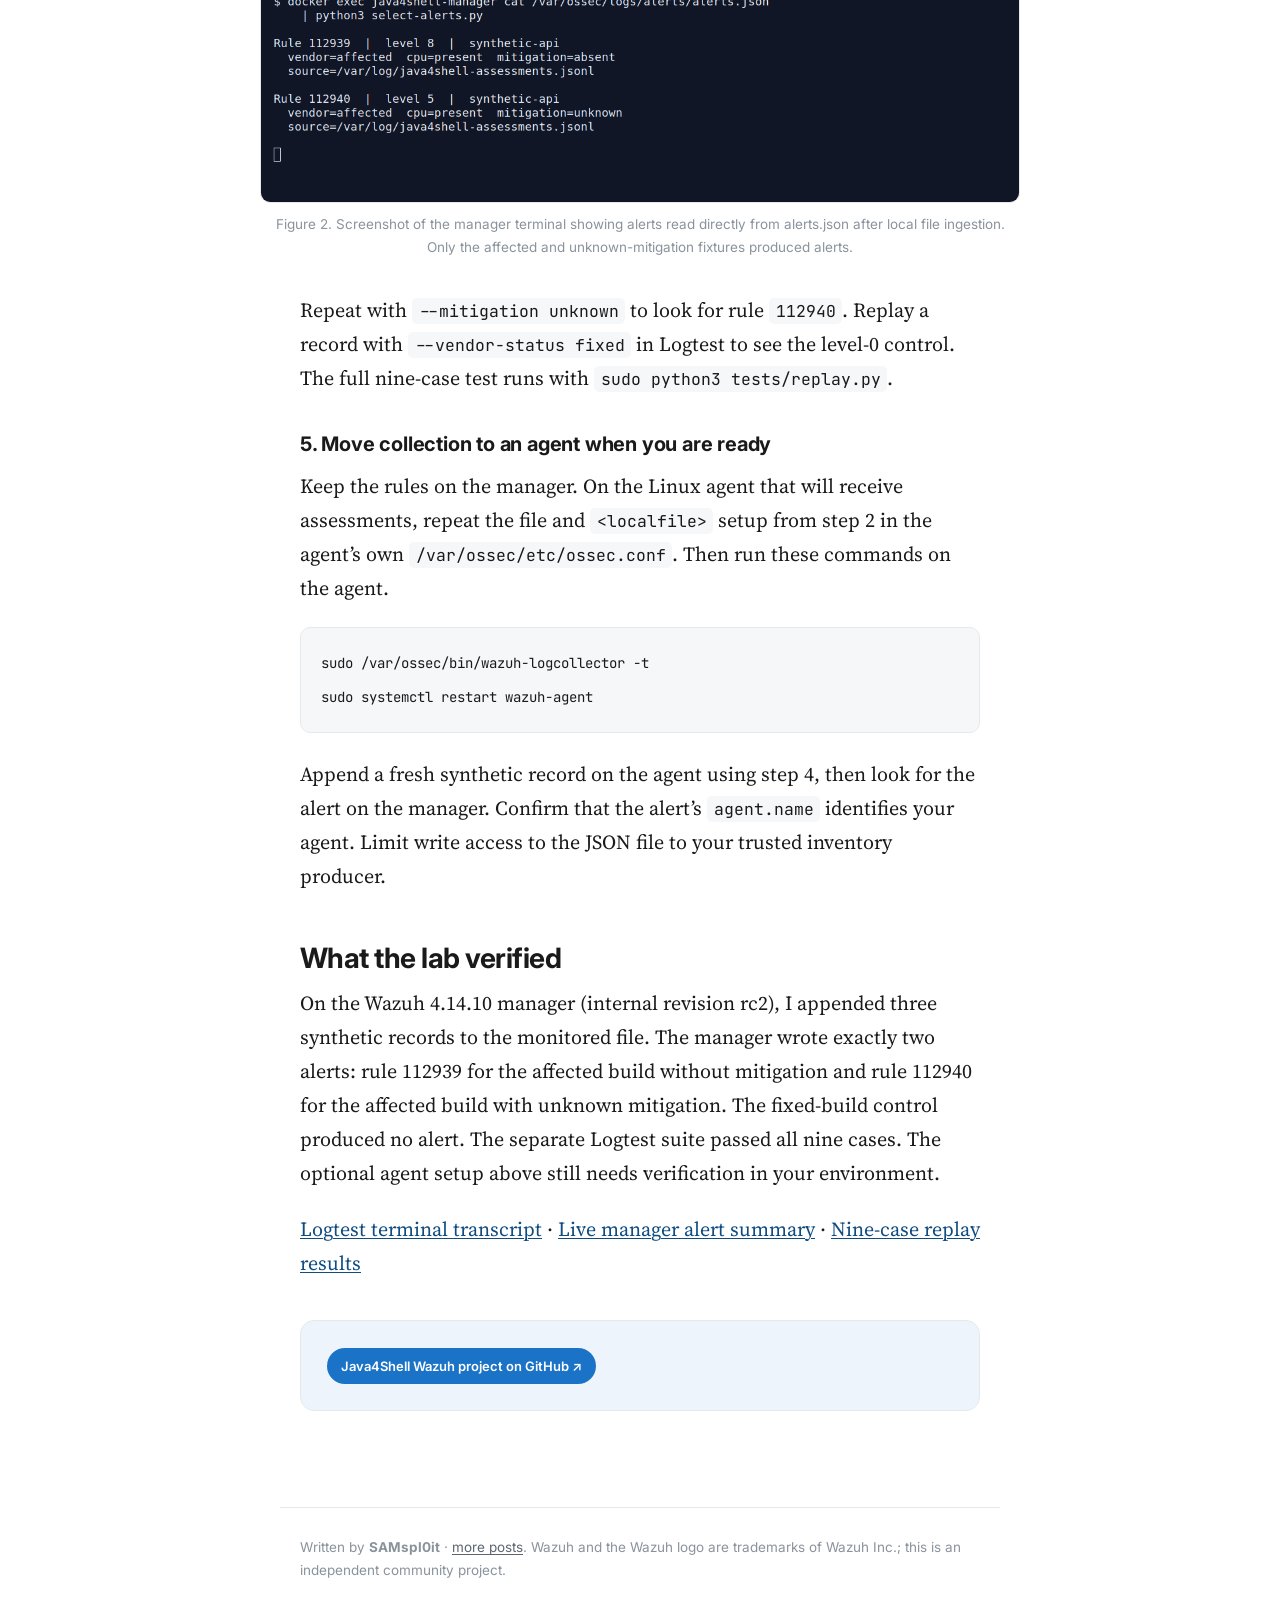
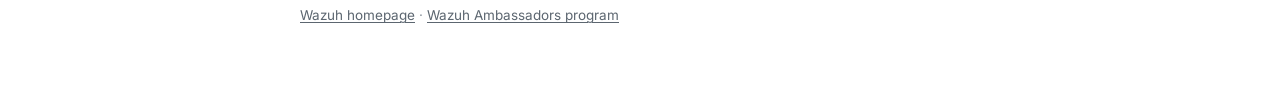
<file: posts/java4shell-wazuh.html>
<!doctype html>
<html lang="en">
<head>
<meta charset="utf-8">
<meta name="viewport" content="width=device-width, initial-scale=1">
<title>Finding Java4Shell patch priorities with Wazuh · SAMspl0it</title>
<meta name="description" content="Prioritize CVE-2026-114938 remediation from running JVM inventory and reproduce nine Wazuh Logtest cases.">
<link rel="canonical" href="https://samsploit1.github.io/posts/java4shell-wazuh.html">
<link rel="preconnect" href="https://fonts.googleapis.com">
<link rel="preconnect" href="https://fonts.gstatic.com" crossorigin>
<link href="https://fonts.googleapis.com/css2?family=Source+Serif+4:opsz,wght@8..60,400;8..60,600;8..60,700&family=Inter:wght@400;500;600;700&family=JetBrains+Mono:wght@400;500&display=swap" rel="stylesheet">
<link rel="stylesheet" href="../assets/style.css">
</head>
<body>
<header class="bar">
  <div class="bar-in">
    <a class="brand" href="../">SAM<span class="dot">spl0it</span></a>
    <nav><a href="../#posts">Posts</a><a href="../#projects">Projects</a></nav>
    <span class="spacer"></span>
    <a class="ghbtn" href="https://github.com/SAMsploit1">GitHub ↗</a>
  </div>
</header>

<main>
  <div class="kicker">Vulnerability Management · OpenJDK · Wazuh 4.14</div>
  <h1>Finding Java4Shell patch priorities with Wazuh</h1>
  <p class="dek">Prioritize CVE-2026-114938 remediation from running JVM inventory and reproduce nine Wazuh Logtest cases.</p>

  <div class="byline">
    <div class="avatar">S</div>
    <div>
      <div class="who">SAMspl0it</div>
      <div class="meta"><time datetime="2026-11-18">2026-11-18</time> · 7 min read</div>
    </div>
  </div>

  <p>The Java version in a package inventory and the Java version serving traffic can diverge. After an update, an old JVM may keep running until the service restarts. A container can also bring its own Java build. For Java4Shell, CVE-2026-114938, I built a Wazuh integration around the runtime serving the workload.</p>

  <p>Java4Shell is a memory corruption flaw affecting a hardware-accelerated Base64 decoding path in OpenJDK. Red Hat describes the combination of an affected build, x86-64 with AVX-512 VBMI, and an application that decodes attacker-controlled input. Oracle&#x27;s patch advisory gives product-specific affected builds, including an Oracle Java SE 8 performance build. I use the deployed vendor&#x27;s advisory for each exact build because feature-version checks can miss exceptions and backports. <a href="https://access.redhat.com/security/vulnerabilities/RHSB-2026-018">Red Hat bulletin</a> · <a href="https://www.oracle.com/security-alerts/cspunov2026.html#AppendixJAVA">Oracle patch advisory</a></p>

  <h2>Three observations per workload</h2>

  <p>I record the exact build of the running JVM and its vendor verdict, the CPU features visible in the workload environment, and whether the live process has an effective workaround. On a HotSpot JVM that permits attach, an operator can inspect the process with <code>jcmd PID VM.version</code> and <code>jcmd PID VM.flags -all</code>. Red Hat documents disabling Base64 intrinsics as a temporary workaround on applicable builds and also describes disabling AVX-512 on x86-64. Check vendor guidance before changing JVM flags. <a href="https://access.redhat.com/security/vulnerabilities/RHSB-2026-018">Red Hat bulletin</a></p>

  <p>A small Python tool packages the observations into a JSON line for Wazuh&#x27;s built-in decoder. Rule 112939 raises a level-8 alert when the vendor says the build is affected, the CPU prerequisites are present, and the workaround is absent. Rule 112940 raises a level-5 alert when the record lacks evidence and has no verified exclusion. Fixed builds, workloads without the required CPU path, and workloads with a verified workaround stay quiet in the replay. This lets the analyst route a patch task and an inventory follow-up to the right owners.</p>

  <h2>From alert to action</h2>

  <p>Start with affected services that process untrusted input. Patch through the runtime vendor, rebuild container images where appropriate, and roll out the fixed runtime. Run the assessment again after restart and confirm the running build. Keep that evidence in inventory because the Wazuh alert history will still show the earlier observation.</p>

  <p>The alerts describe exposure prerequisites. App-specific reachability and incident evidence require their own investigation. If a JVM missed the inventory pass, the absence of an alert gives no information about its status. A reliable collection process matters as much as the rule.</p>

  <h2>Set it up step by step</h2>

  <p>You need a Wazuh 4.x manager, shell access with <code>sudo</code>, Git, and Python 3. Start on a test manager. In this walkthrough, the manager reads the JSON file locally, so you can verify the whole path without configuring an agent first.</p>

  <h3>1. Get the files and install the rules</h3>

  <pre><code class="language-sh">git clone https://github.com/SAMsploit1/java4shell-wazuh.git
cd java4shell-wazuh</code></pre>

  <p>Here is the complete rule file. The level-0 rule identifies this assessment by its event type and CVE. Its child rules use the values from the JSON record to distinguish patch priority from missing evidence. Before installing the file, search the manager’s custom rules for these IDs. A fresh setup should return no matches. If the search finds any, resolve the ID conflict before installing.</p>

  <pre><code class="language-xml">&lt;group name=&quot;java4shell_exposure,&quot;&gt;
  &lt;rule id=&quot;112938&quot; level=&quot;0&quot;&gt;
    &lt;decoded_as&gt;json&lt;/decoded_as&gt;
    &lt;field name=&quot;event_type&quot; type=&quot;pcre2&quot;&gt;^java4shell_runtime_assessment$&lt;/field&gt;
    &lt;field name=&quot;cve&quot; type=&quot;pcre2&quot;&gt;^CVE-2026-114938$&lt;/field&gt;
    &lt;description&gt;Java4Shell runtime assessment&lt;/description&gt;
  &lt;/rule&gt;

  &lt;rule id=&quot;112939&quot; level=&quot;8&quot;&gt;
    &lt;if_sid&gt;112938&lt;/if_sid&gt;
    &lt;field name=&quot;vendor_status&quot; type=&quot;pcre2&quot;&gt;^affected$&lt;/field&gt;
    &lt;field name=&quot;cpu_path&quot; type=&quot;pcre2&quot;&gt;^present$&lt;/field&gt;
    &lt;field name=&quot;mitigation&quot; type=&quot;pcre2&quot;&gt;^absent$&lt;/field&gt;
    &lt;description&gt;Java4Shell patch priority for $(workload) running $(runtime)&lt;/description&gt;
  &lt;/rule&gt;

  &lt;rule id=&quot;112940&quot; level=&quot;5&quot;&gt;
    &lt;if_sid&gt;112938&lt;/if_sid&gt;
    &lt;field name=&quot;vendor_status&quot; type=&quot;pcre2&quot;&gt;^(affected|unknown)$&lt;/field&gt;
    &lt;field name=&quot;cpu_path&quot; type=&quot;pcre2&quot;&gt;^(present|unknown)$&lt;/field&gt;
    &lt;field name=&quot;mitigation&quot; type=&quot;pcre2&quot;&gt;^(absent|unknown)$&lt;/field&gt;
    &lt;field name=&quot;assessment_complete&quot; type=&quot;pcre2&quot;&gt;^no$&lt;/field&gt;
    &lt;description&gt;Java4Shell assessment needs more evidence for $(workload)&lt;/description&gt;
  &lt;/rule&gt;
&lt;/group&gt;</code></pre>

  <pre><code class="language-sh">sudo grep -RE &#x27;id=&quot;11293[89]&quot;|id=&quot;112940&quot;&#x27; /var/ossec/etc/rules/</code></pre>

  <pre><code class="language-sh">sudo install -m 0644 ruleset/rules/java4shell_rules.xml /var/ossec/etc/rules/java4shell_rules.xml</code></pre>

  <h3>2. Tell Wazuh where to read the JSON</h3>

  <pre><code class="language-sh">sudo touch /var/log/java4shell-assessments.jsonl
sudo chmod 0640 /var/log/java4shell-assessments.jsonl
sudoedit /var/ossec/etc/ossec.conf</code></pre>

  <p>Add the block below inside an existing <code>&lt;ossec_config&gt;</code> element. The file contains one JSON object per line. Wazuh already ships the <code>json</code> decoder, so this setup needs only the file input and custom rules. Leave the stock decoder files alone.</p>

  <pre><code class="language-xml">&lt;localfile&gt;
  &lt;location&gt;/var/log/java4shell-assessments.jsonl&lt;/location&gt;
  &lt;log_format&gt;json&lt;/log_format&gt;
&lt;/localfile&gt;</code></pre>

  <p>For reference, this is the stock decoder from <code>ruleset/decoders/0006-json_decoders.xml</code> on the lab manager. Its plugin extracts keys such as <code>vendor_status</code> and <code>mitigation</code> for the rules above.</p>

  <pre><code class="language-xml">&lt;decoder name=&quot;json&quot;&gt;
  &lt;prematch&gt;^{\s*&quot;&lt;/prematch&gt;
  &lt;plugin_decoder&gt;JSON_Decoder&lt;/plugin_decoder&gt;
&lt;/decoder&gt;</code></pre>

  <pre><code class="language-sh">sudo /var/ossec/bin/wazuh-analysisd -t
sudo /var/ossec/bin/wazuh-logcollector -t
sudo systemctl restart wazuh-manager
sudo systemctl status wazuh-manager --no-pager</code></pre>

  <p>Run the restart after both configuration checks succeed. If either reports an error, fix the file it names and rerun the check.</p>

  <h3>3. Replay a synthetic assessment in Logtest</h3>

  <p>Generate a sample from the repository directory and pipe it into the manager’s rule tester. The three options below supply fixture values. For real assessments, use the running build, workload CPU features, and verified mitigation described above.</p>

  <pre><code class="language-sh">python3 assess.py --workload synthetic-api --runtime &#x27;Fixture JVM&#x27; \
  --vendor-status affected --cpu-path present --mitigation absent |
  sudo /var/ossec/bin/wazuh-logtest</code></pre>

  <p>Look for <code>name: 'json'</code> in Phase 2 and rule <code>112939</code> at level 8 in Phase 3. Phase 2 shows what the decoder extracted. Phase 3 shows the rule decision for that event.</p>

  <figure>
    <a href="../assets/java4shell/manager-logtest.png"><img src="../assets/java4shell/manager-logtest.png" alt="Wazuh manager terminal showing version 4.14.10 rc2, JSON decoding, and rule 112939 at level 8." loading="lazy"></a>
    <figcaption>Figure 1. Screenshot of the Wazuh manager terminal. Logtest decoded the synthetic record as JSON and matched rule 112939 at level 8.</figcaption>
  </figure>

  <h3>4. Send the event through the manager’s real log pipeline</h3>

  <p>Append a fresh sample after the service is running, then check the manager’s alert file. If Logcollector has just started, allow a few seconds for it to open the file and retry with a fresh event.</p>

  <pre><code class="language-sh">python3 assess.py --workload synthetic-api --runtime &#x27;Fixture JVM&#x27; \
  --vendor-status affected --cpu-path present --mitigation absent |
  sudo tee -a /var/log/java4shell-assessments.jsonl &gt;/dev/null

sudo grep -F &#x27;&quot;id&quot;:&quot;112939&quot;&#x27; /var/ossec/logs/alerts/alerts.json | tail -n 1</code></pre>

  <figure>
    <a href="../assets/java4shell/manager-alerts.png"><img src="../assets/java4shell/manager-alerts.png" alt="Terminal output from the manager’s alerts.json showing rule 112939 at level 8 and rule 112940 at level 5." loading="lazy"></a>
    <figcaption>Figure 2. Screenshot of the manager terminal showing alerts read directly from alerts.json after local file ingestion. Only the affected and unknown-mitigation fixtures produced alerts.</figcaption>
  </figure>

  <p>Repeat with <code>--mitigation unknown</code> to look for rule <code>112940</code>. Replay a record with <code>--vendor-status fixed</code> in Logtest to see the level-0 control. The full nine-case test runs with <code>sudo python3 tests/replay.py</code>.</p>

  <h3>5. Move collection to an agent when you are ready</h3>

  <p>Keep the rules on the manager. On the Linux agent that will receive assessments, repeat the file and <code>&lt;localfile&gt;</code> setup from step 2 in the agent’s own <code>/var/ossec/etc/ossec.conf</code>. Then run these commands on the agent.</p>

  <pre><code class="language-sh">sudo /var/ossec/bin/wazuh-logcollector -t
sudo systemctl restart wazuh-agent</code></pre>

  <p>Append a fresh synthetic record on the agent using step 4, then look for the alert on the manager. Confirm that the alert’s <code>agent.name</code> identifies your agent. Limit write access to the JSON file to your trusted inventory producer.</p>

  <h2>What the lab verified</h2>

  <p>On the Wazuh 4.14.10 manager (internal revision rc2), I appended three synthetic records to the monitored file. The manager wrote exactly two alerts: rule 112939 for the affected build without mitigation and rule 112940 for the affected build with unknown mitigation. The fixed-build control produced no alert. The separate Logtest suite passed all nine cases. The optional agent setup above still needs verification in your environment.</p>

  <p><a href="../assets/java4shell/direct-logtest.txt">Logtest terminal transcript</a> · <a href="../assets/java4shell/alert-summary.txt">Live manager alert summary</a> · <a href="https://github.com/SAMsploit1/java4shell-wazuh/blob/main/tests/results-wazuh-4.14.10.txt">Nine-case replay results</a></p>

  <div class="cta">
    <a class="ghbtn" href="https://github.com/SAMsploit1/java4shell-wazuh">Java4Shell Wazuh project on GitHub ↗</a>
  </div>
</main>

<footer>
  <p>Written by <strong>SAMspl0it</strong> · <a href="../">more posts</a>.
  Wazuh and the Wazuh logo are trademarks of Wazuh Inc.; this is an independent community project.</p>
  <p class="ambassador-links"><a href="https://wazuh.com/?utm_source=ambassadors&amp;utm_medium=referral&amp;utm_campaign=ambassadors+program">Wazuh homepage</a> · <a href="https://wazuh.com/ambassadors-program/?utm_source=ambassadors&amp;utm_medium=referral&amp;utm_campaign=ambassadors+program">Wazuh Ambassadors program</a></p>
</footer>
</body>
</html>
</file>
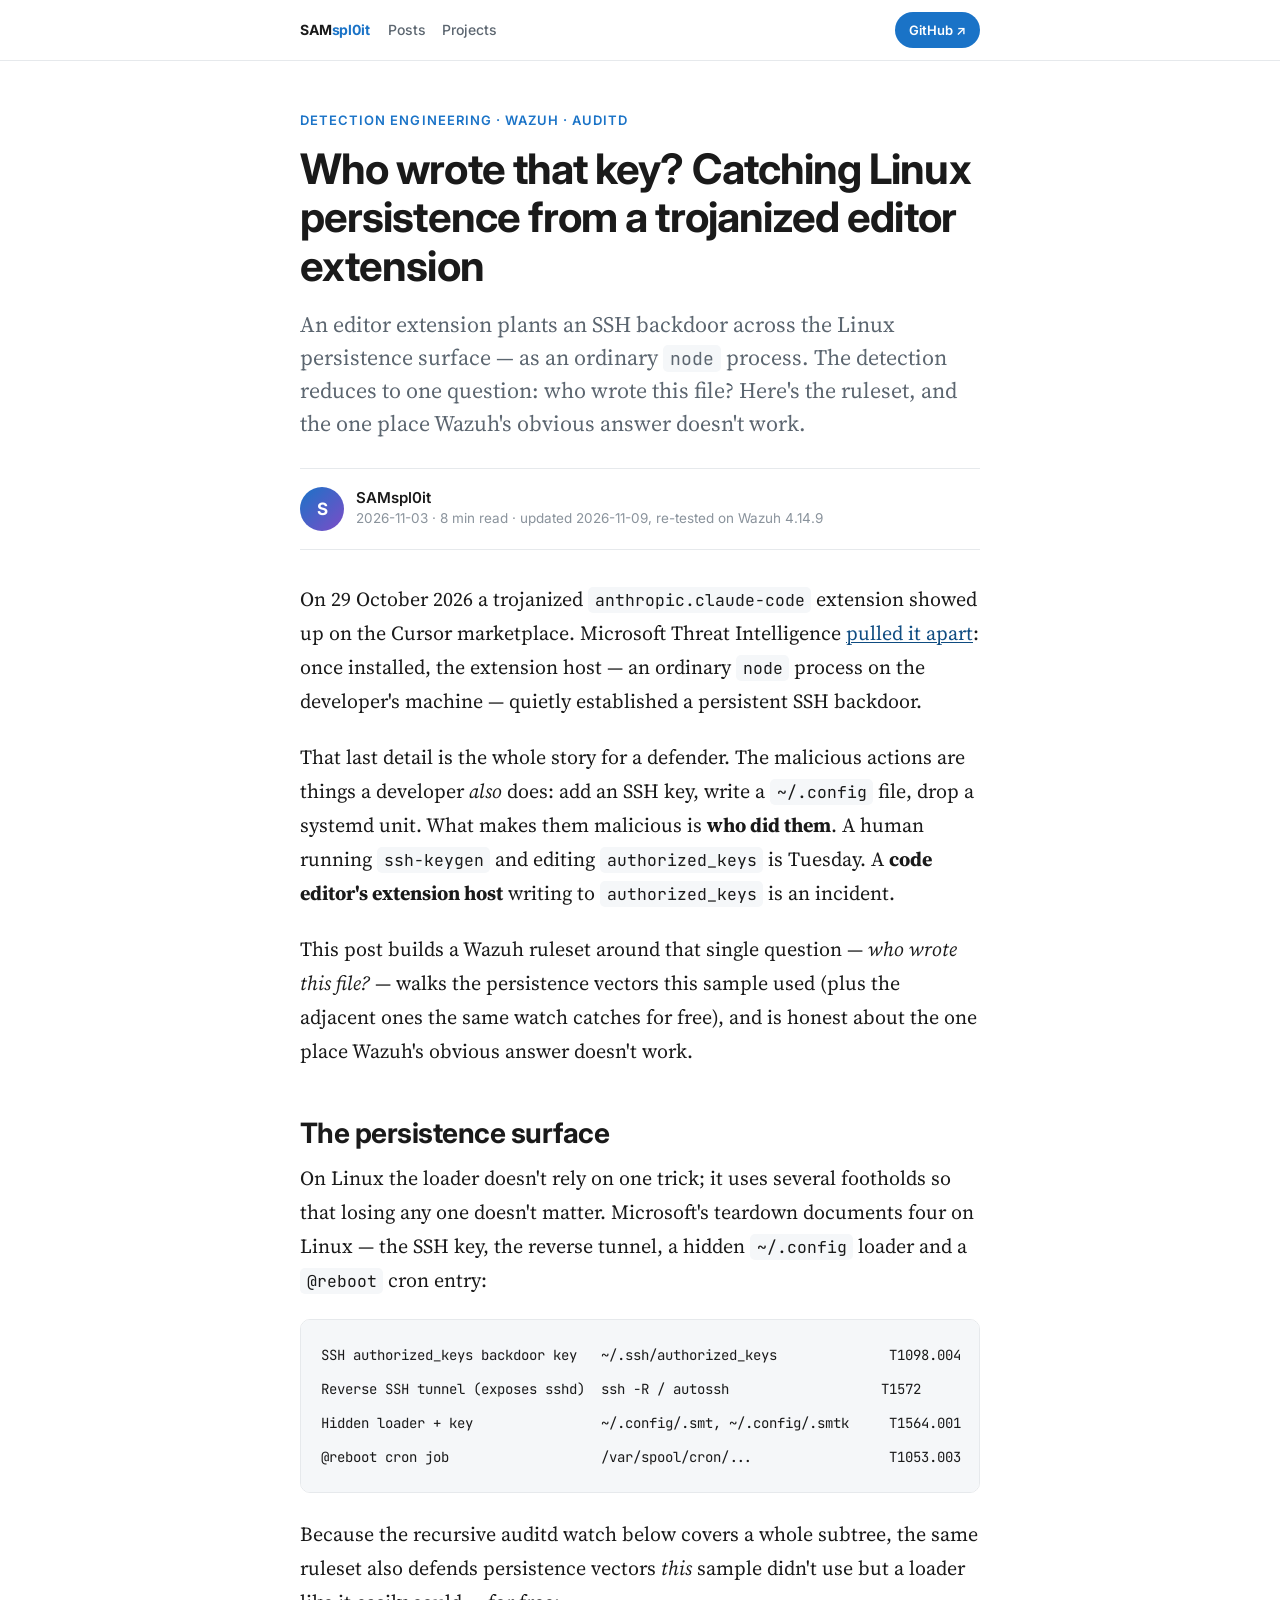
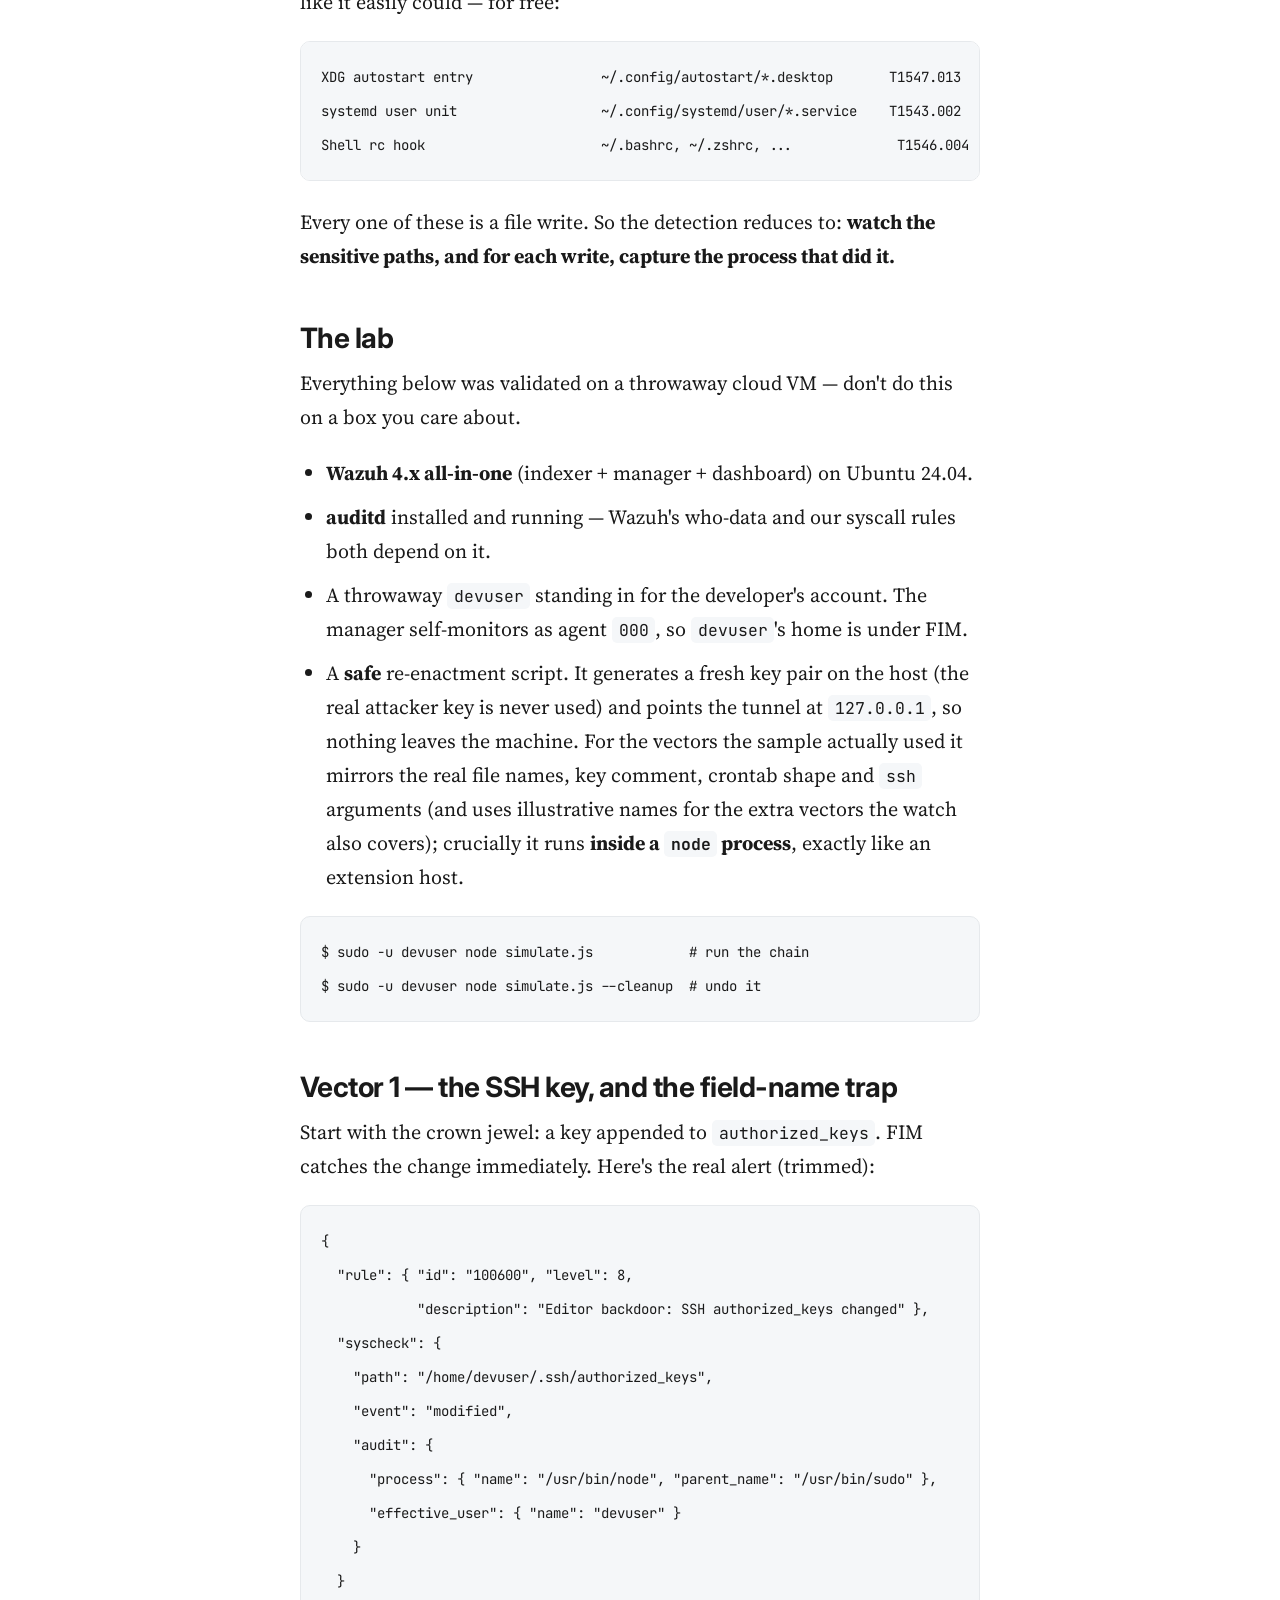
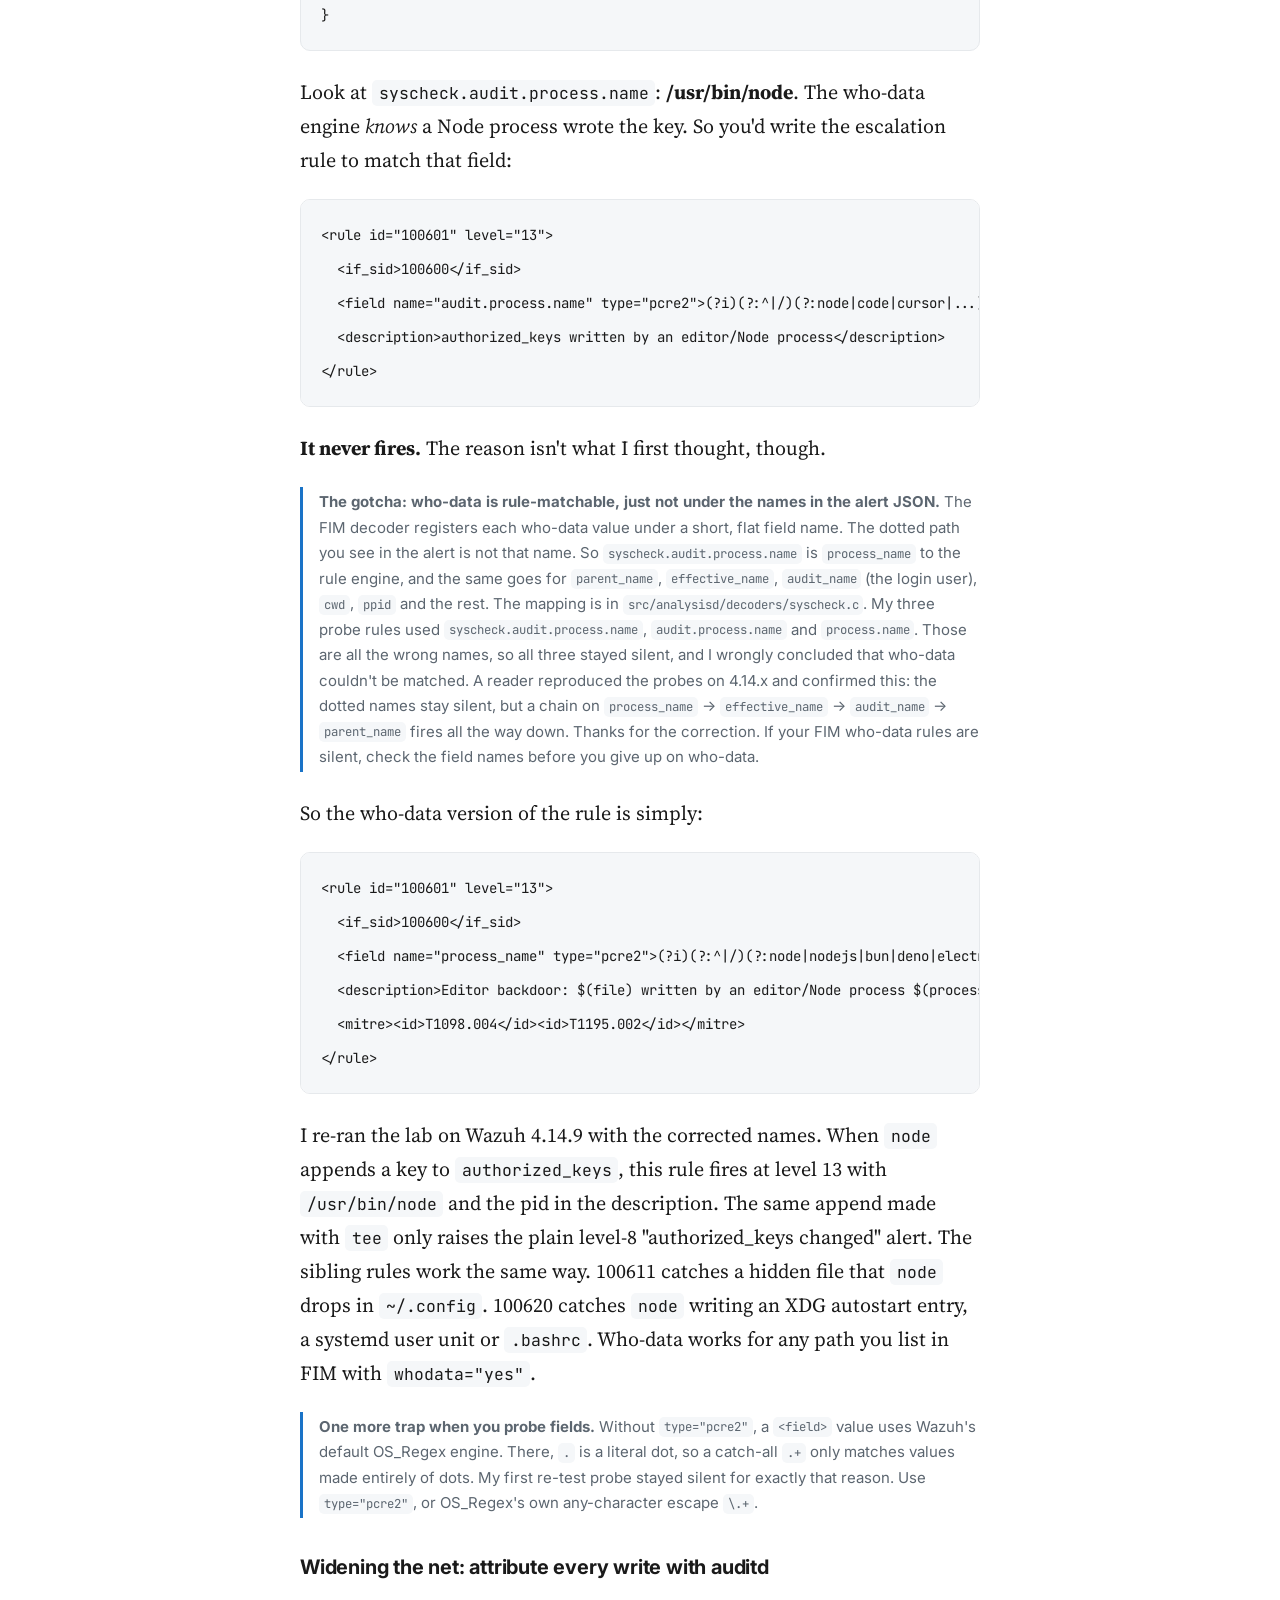
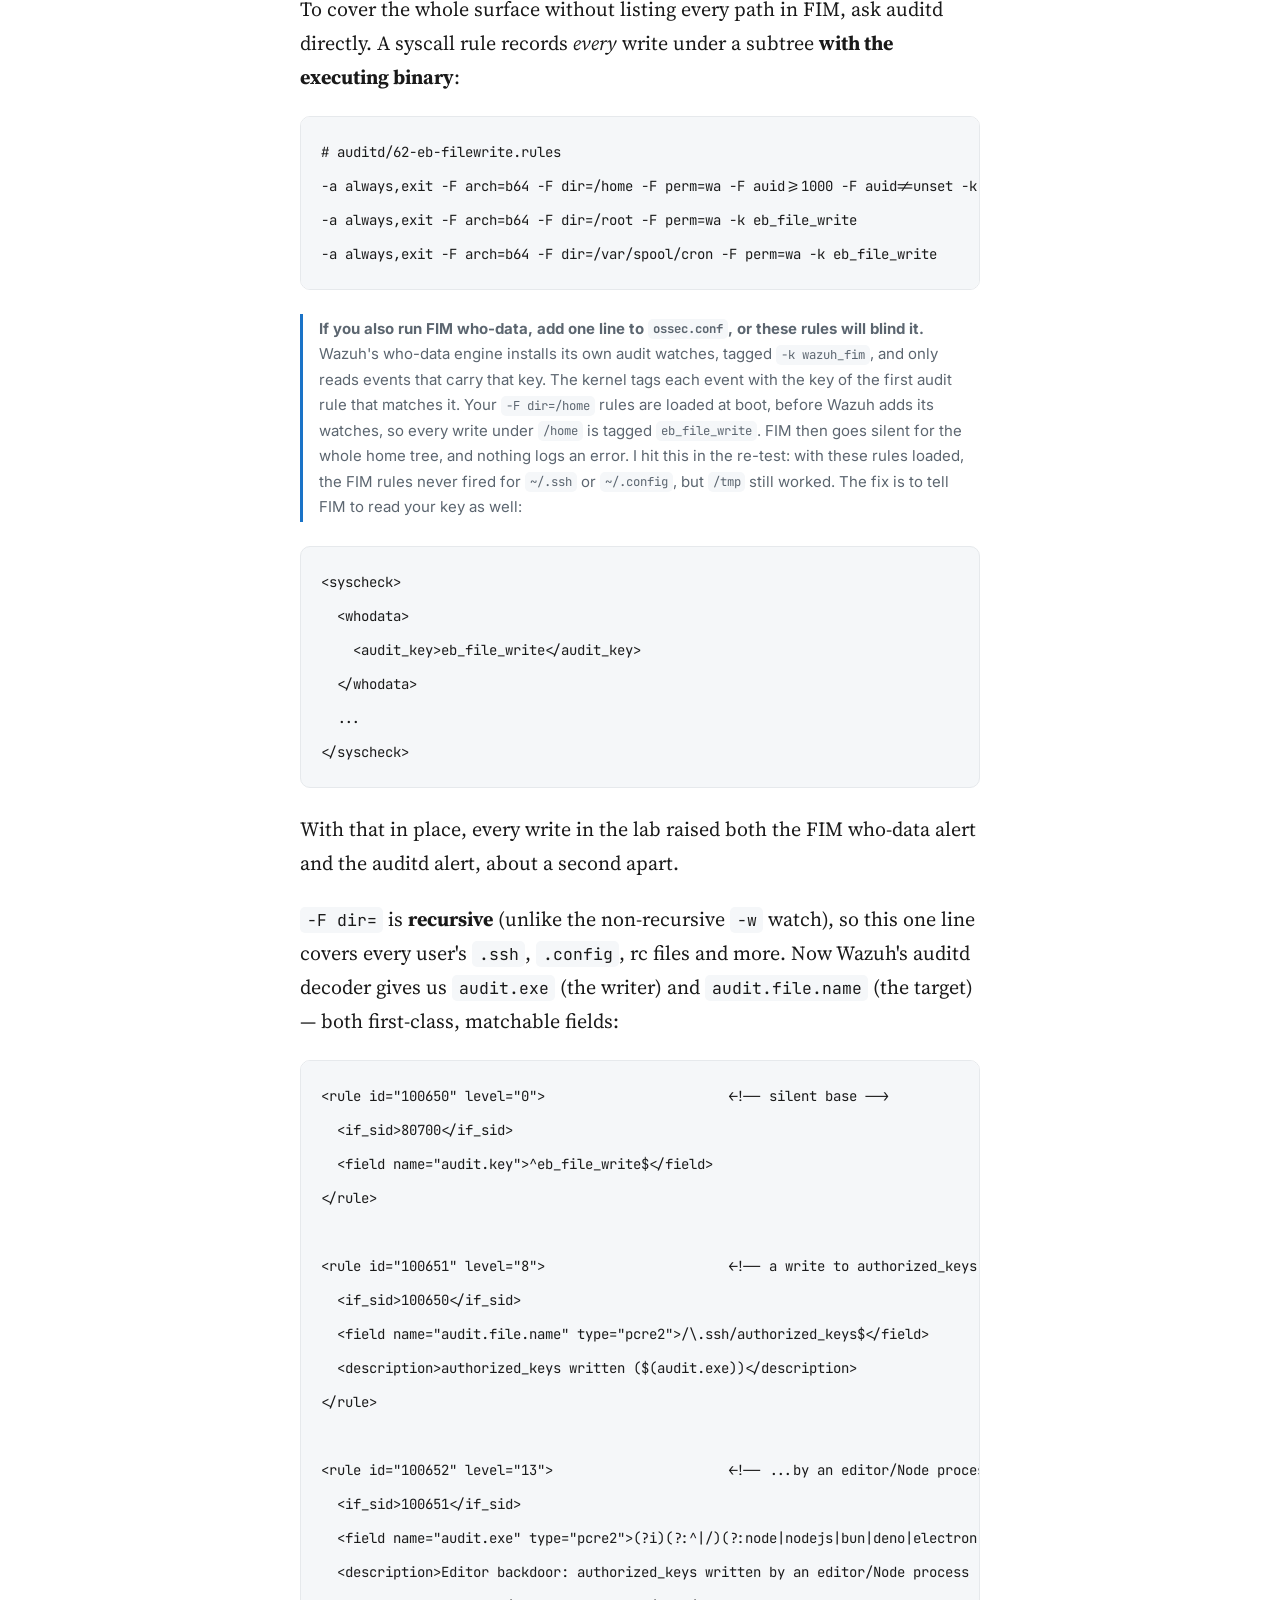
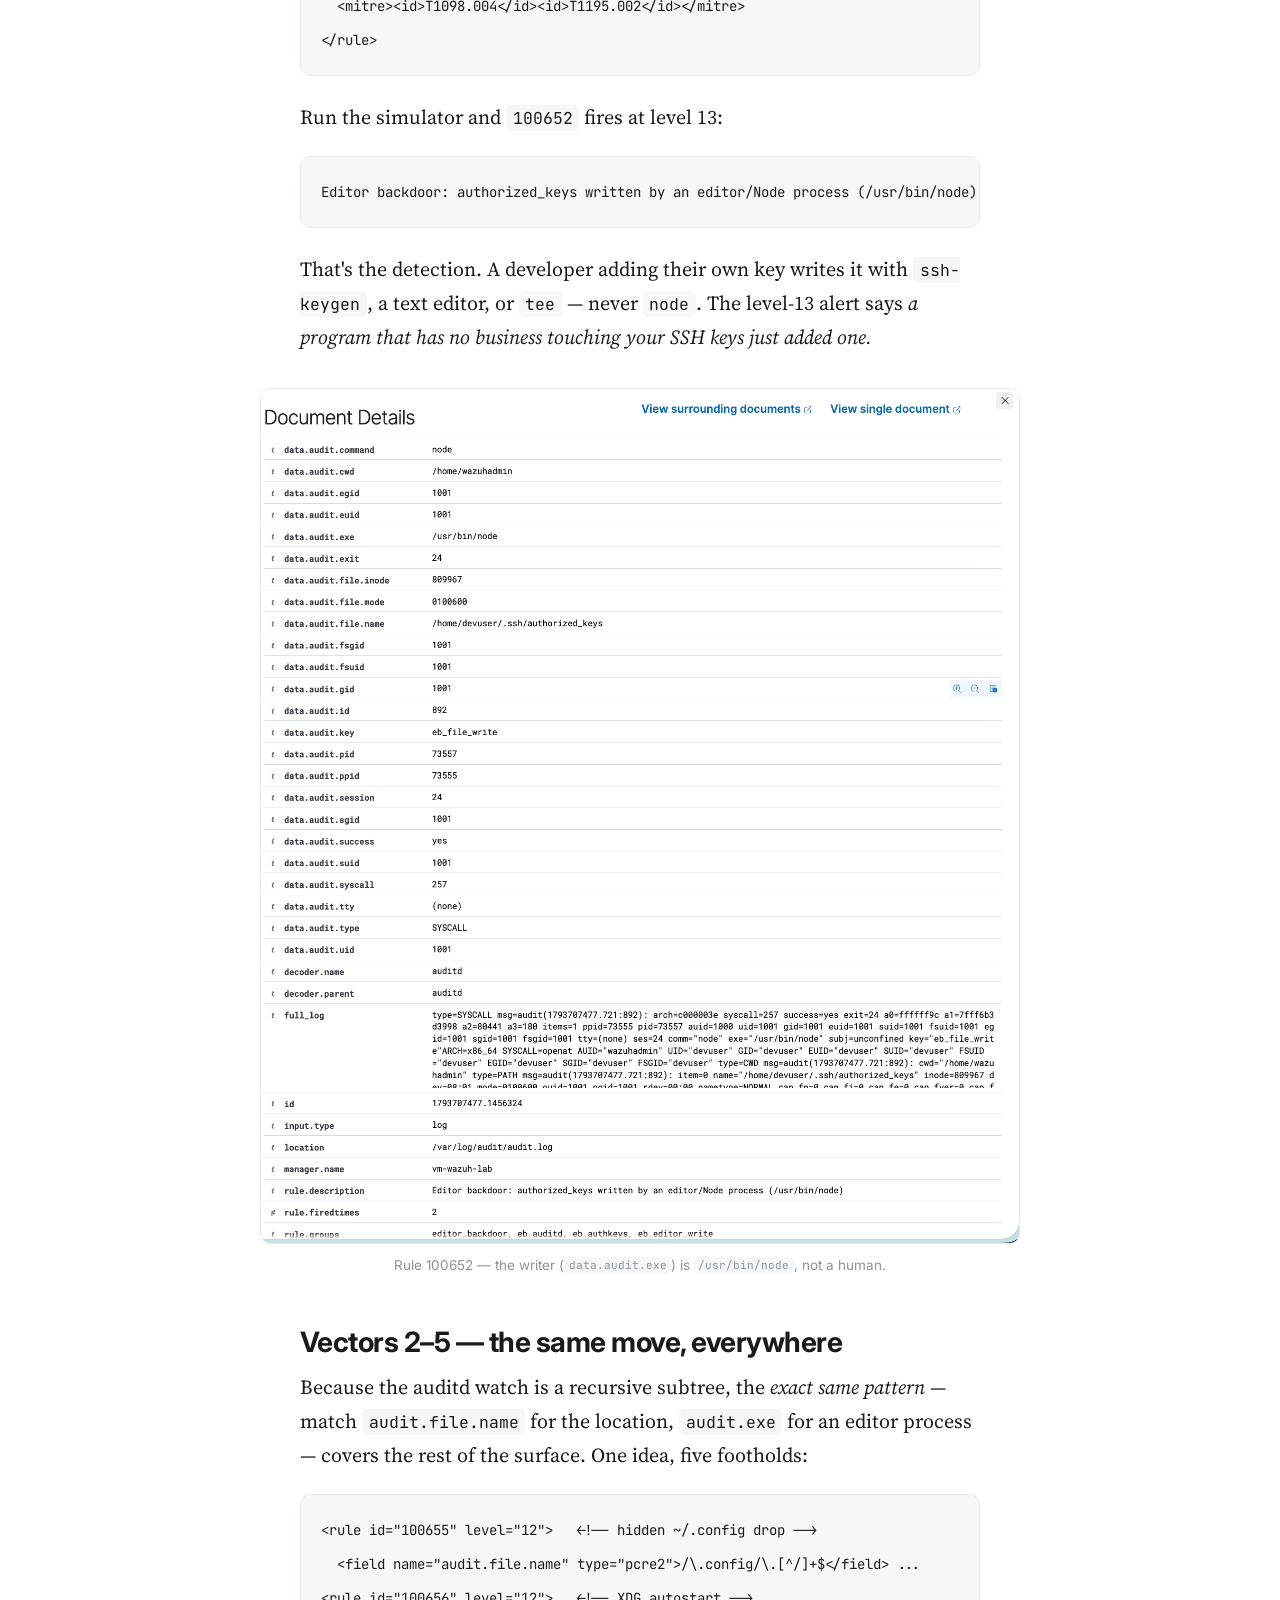
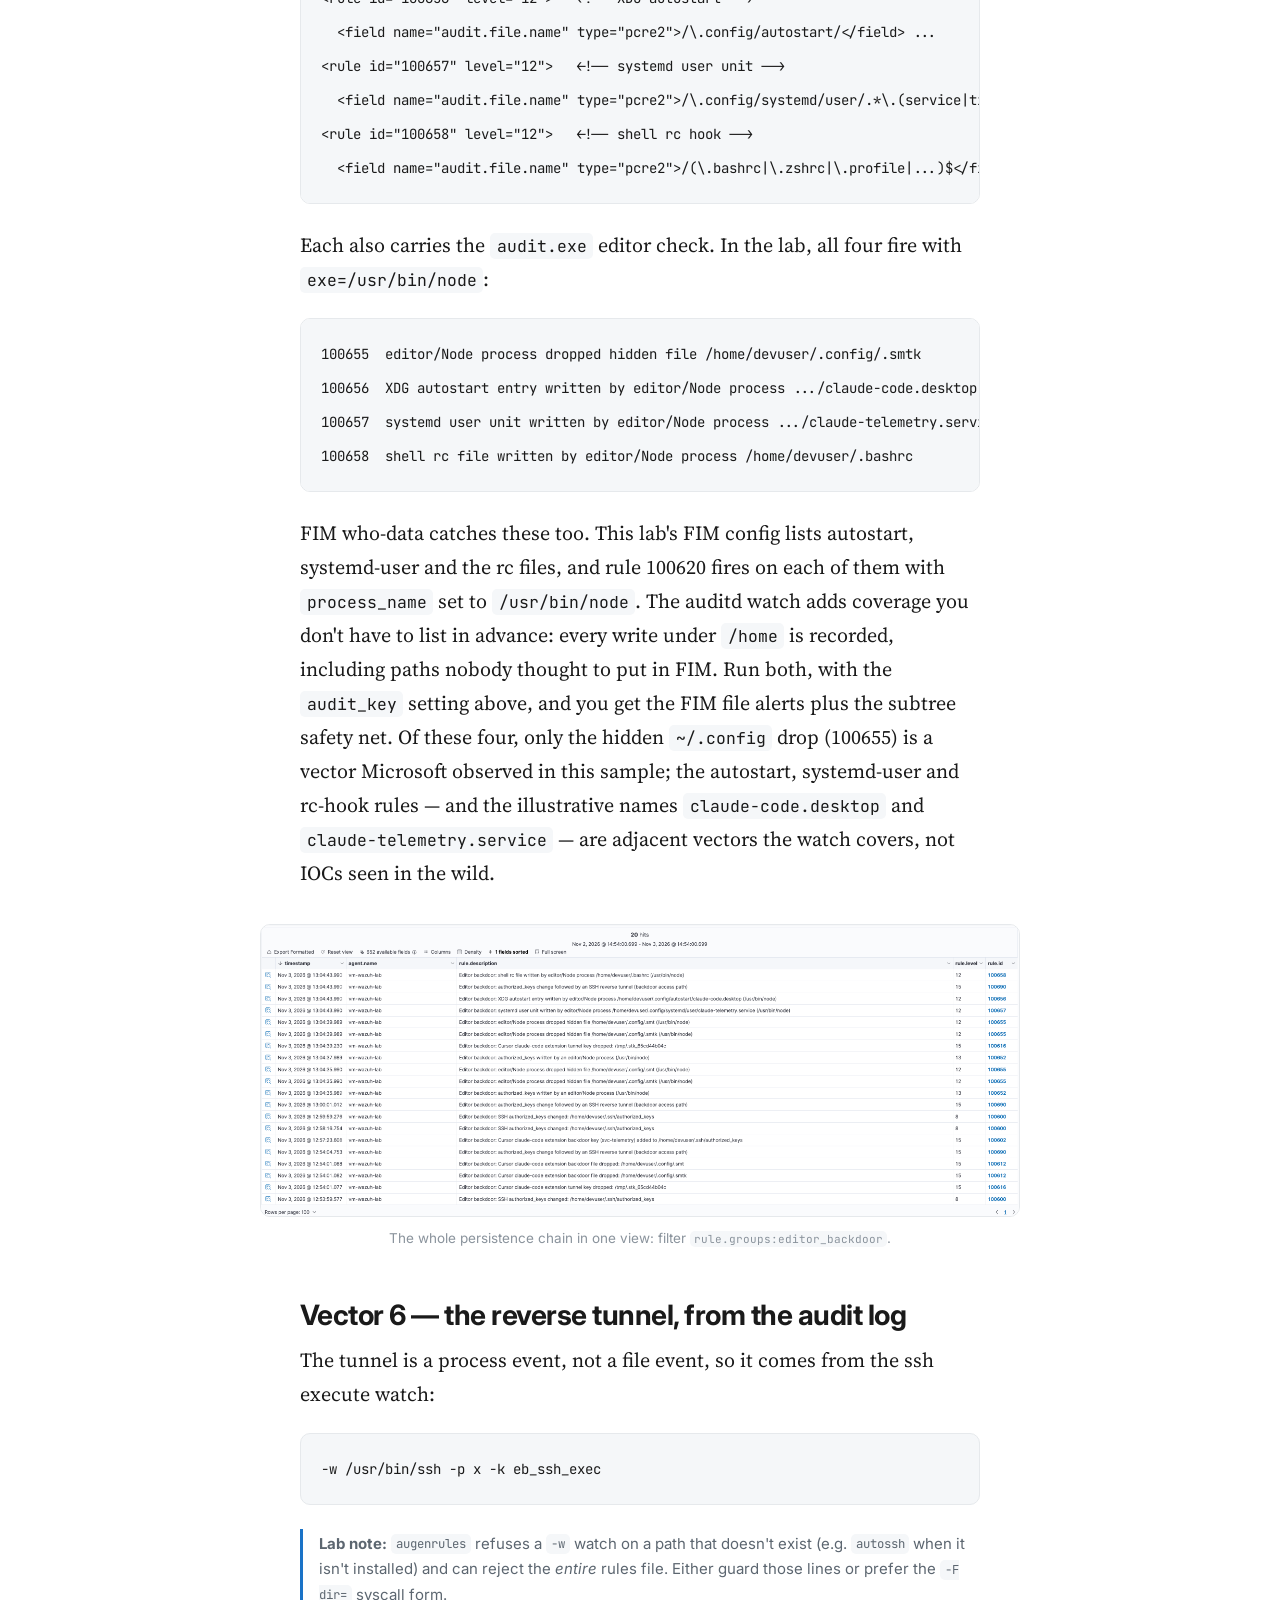
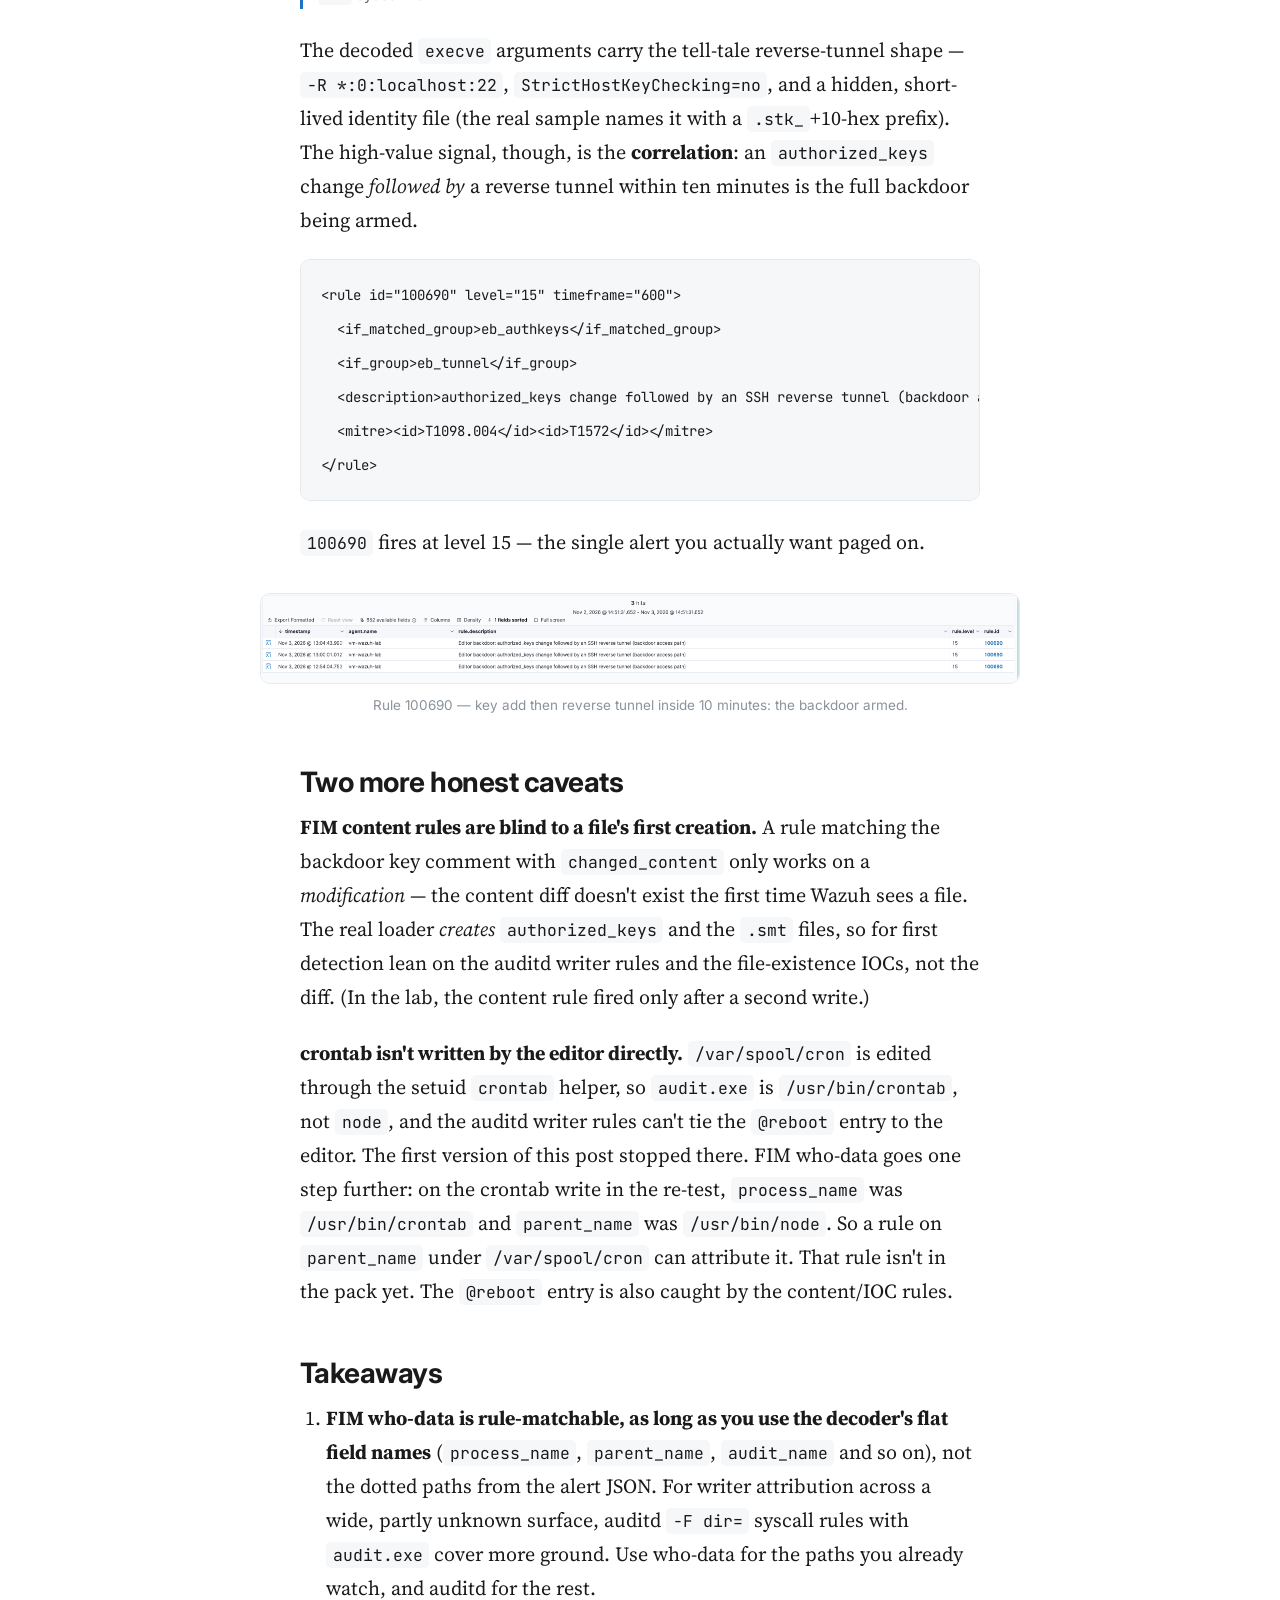
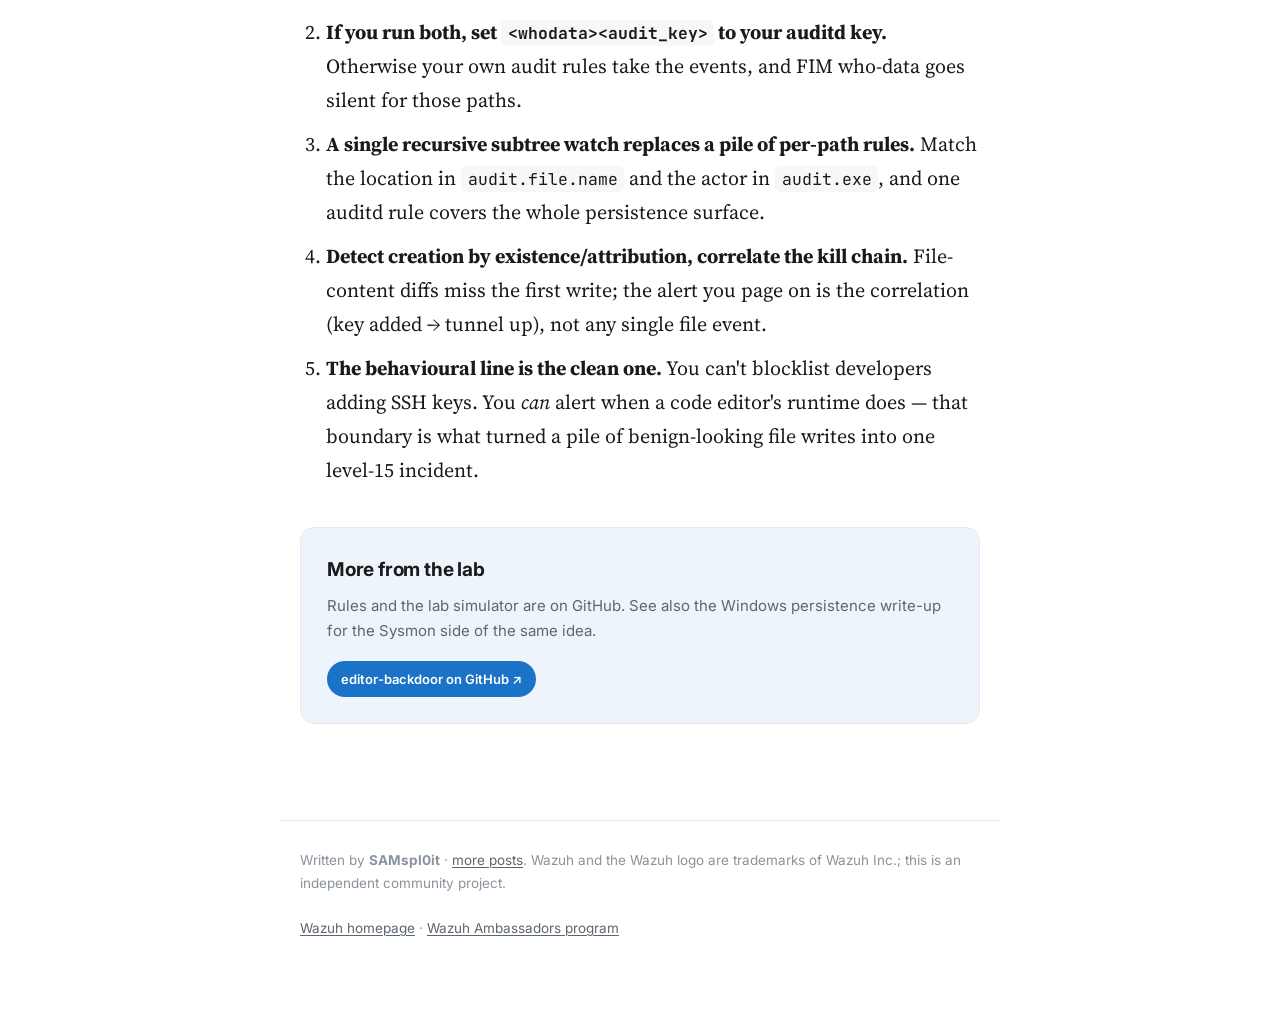
<file: posts/linux-persistence-editor-backdoor.html>
<!doctype html>
<html lang="en">
<head>
<meta charset="utf-8">
<meta name="viewport" content="width=device-width, initial-scale=1">
<title>Who wrote that key? Catching Linux persistence from a trojanized editor extension · SAMspl0it</title>
<meta name="description" content="A trojanized editor extension plants an SSH backdoor as a node process. Attributing the writer with Wazuh FIM who-data and auditd — and the field-name trap that makes who-data rules look broken.">
<meta property="og:title" content="Who wrote that key? Catching Linux persistence with Wazuh">
<meta property="og:description" content="A trojanized editor extension plants an SSH backdoor as a node process. Attributing the writer with Wazuh FIM who-data and auditd — and the field-name trap that makes who-data rules look broken.">
<meta property="og:type" content="article">
<link rel="preconnect" href="https://fonts.googleapis.com">
<link rel="preconnect" href="https://fonts.gstatic.com" crossorigin>
<link href="https://fonts.googleapis.com/css2?family=Source+Serif+4:opsz,wght@8..60,400;8..60,600;8..60,700&family=Inter:wght@400;500;600;700&family=JetBrains+Mono:wght@400;500&display=swap" rel="stylesheet">
<link rel="stylesheet" href="../assets/style.css">
</head>
<body>
<header class="bar">
  <div class="bar-in">
    <a class="brand" href="../">SAM<span class="dot">spl0it</span></a>
    <nav><a href="../#posts">Posts</a><a href="../#projects">Projects</a></nav>
    <span class="spacer"></span>
    <a class="ghbtn" href="https://github.com/SAMsploit1">GitHub ↗</a>
  </div>
</header>

<main>
  <div class="kicker">Detection Engineering · Wazuh · auditd</div>
  <h1>Who wrote that key? Catching Linux persistence from a trojanized editor extension</h1>
  <p class="dek">An editor extension plants an SSH backdoor across the Linux persistence surface — as an ordinary <code>node</code> process. The detection reduces to one question: who wrote this file? Here's the ruleset, and the one place Wazuh's obvious answer doesn't work.</p>

  <div class="byline">
    <div class="avatar">S</div>
    <div>
      <div class="who">SAMspl0it</div>
      <div class="meta"><time datetime="2026-11-03">2026-11-03</time> · 8 min read · updated 2026-11-09, re-tested on Wazuh 4.14.9</div>
    </div>
  </div>

  <p>On 29 October 2026 a trojanized <code>anthropic.claude-code</code> extension showed up on the Cursor marketplace. Microsoft Threat Intelligence <a href="https://www.microsoft.com/en-us/security/blog/2026/10/30/inside-malicious-claude-code-branded-cursor-extension-persistent-ssh-backdoor/">pulled it apart</a>: once installed, the extension host — an ordinary <code>node</code> process on the developer's machine — quietly established a persistent SSH backdoor.</p>

  <p>That last detail is the whole story for a defender. The malicious actions are things a developer <em>also</em> does: add an SSH key, write a <code>~/.config</code> file, drop a systemd unit. What makes them malicious is <strong>who did them</strong>. A human running <code>ssh-keygen</code> and editing <code>authorized_keys</code> is Tuesday. A <strong>code editor's extension host</strong> writing to <code>authorized_keys</code> is an incident.</p>

  <p>This post builds a Wazuh ruleset around that single question — <em>who wrote this file?</em> — walks the persistence vectors this sample used (plus the adjacent ones the same watch catches for free), and is honest about the one place Wazuh's obvious answer doesn't work.</p>

  <h2>The persistence surface</h2>
  <p>On Linux the loader doesn't rely on one trick; it uses several footholds so that losing any one doesn't matter. Microsoft's teardown documents four on Linux — the SSH key, the reverse tunnel, a hidden <code>~/.config</code> loader and a <code>@reboot</code> cron entry:</p>
<pre><code>SSH authorized_keys backdoor key   ~/.ssh/authorized_keys              T1098.004
Reverse SSH tunnel (exposes sshd)  ssh -R / autossh                   T1572
Hidden loader + key                ~/.config/.smt, ~/.config/.smtk     T1564.001
@reboot cron job                   /var/spool/cron/...                 T1053.003</code></pre>
  <p>Because the recursive auditd watch below covers a whole subtree, the same ruleset also defends persistence vectors <em>this</em> sample didn't use but a loader like it easily could — for free:</p>
<pre><code>XDG autostart entry                ~/.config/autostart/*.desktop       T1547.013
systemd user unit                  ~/.config/systemd/user/*.service    T1543.002
Shell rc hook                      ~/.bashrc, ~/.zshrc, ...             T1546.004</code></pre>
  <p>Every one of these is a file write. So the detection reduces to: <strong>watch the sensitive paths, and for each write, capture the process that did it.</strong></p>

  <h2>The lab</h2>
  <p>Everything below was validated on a throwaway cloud VM — don't do this on a box you care about.</p>
  <ul>
    <li><strong>Wazuh 4.x all-in-one</strong> (indexer + manager + dashboard) on Ubuntu 24.04.</li>
    <li><strong>auditd</strong> installed and running — Wazuh's who-data and our syscall rules both depend on it.</li>
    <li>A throwaway <code>devuser</code> standing in for the developer's account. The manager self-monitors as agent <code>000</code>, so <code>devuser</code>'s home is under FIM.</li>
    <li>A <strong>safe</strong> re-enactment script. It generates a fresh key pair on the host (the real attacker key is never used) and points the tunnel at <code>127.0.0.1</code>, so nothing leaves the machine. For the vectors the sample actually used it mirrors the real file names, key comment, crontab shape and <code>ssh</code> arguments (and uses illustrative names for the extra vectors the watch also covers); crucially it runs <strong>inside a <code>node</code> process</strong>, exactly like an extension host.</li>
  </ul>
<pre><code>$ sudo -u devuser node simulate.js            # run the chain
$ sudo -u devuser node simulate.js --cleanup  # undo it</code></pre>

  <h2>Vector 1 — the SSH key, and the field-name trap</h2>
  <p>Start with the crown jewel: a key appended to <code>authorized_keys</code>. FIM catches the change immediately. Here's the real alert (trimmed):</p>
<pre><code>{
  "rule": { "id": "100600", "level": 8,
            "description": "Editor backdoor: SSH authorized_keys changed" },
  "syscheck": {
    "path": "/home/devuser/.ssh/authorized_keys",
    "event": "modified",
    "audit": {
      "process": { "name": "/usr/bin/node", "parent_name": "/usr/bin/sudo" },
      "effective_user": { "name": "devuser" }
    }
  }
}</code></pre>
  <p>Look at <code>syscheck.audit.process.name</code>: <strong>/usr/bin/node</strong>. The who-data engine <em>knows</em> a Node process wrote the key. So you'd write the escalation rule to match that field:</p>
<pre><code>&lt;rule id="100601" level="13"&gt;
  &lt;if_sid&gt;100600&lt;/if_sid&gt;
  &lt;field name="audit.process.name" type="pcre2"&gt;(?i)(?:^|/)(?:node|code|cursor|...)$&lt;/field&gt;
  &lt;description&gt;authorized_keys written by an editor/Node process&lt;/description&gt;
&lt;/rule&gt;</code></pre>
  <p><strong>It never fires.</strong> The reason isn't what I first thought, though.</p>

  <p class="note"><strong>The gotcha: who-data is rule-matchable, just not under the names in the alert JSON.</strong> The FIM decoder registers each who-data value under a short, flat field name. The dotted path you see in the alert is not that name. So <code>syscheck.audit.process.name</code> is <code>process_name</code> to the rule engine, and the same goes for <code>parent_name</code>, <code>effective_name</code>, <code>audit_name</code> (the login user), <code>cwd</code>, <code>ppid</code> and the rest. The mapping is in <code>src/analysisd/decoders/syscheck.c</code>. My three probe rules used <code>syscheck.audit.process.name</code>, <code>audit.process.name</code> and <code>process.name</code>. Those are all the wrong names, so all three stayed silent, and I wrongly concluded that who-data couldn't be matched. A reader reproduced the probes on 4.14.x and confirmed this: the dotted names stay silent, but a chain on <code>process_name</code> → <code>effective_name</code> → <code>audit_name</code> → <code>parent_name</code> fires all the way down. Thanks for the correction. If your FIM who-data rules are silent, check the field names before you give up on who-data.</p>

  <p>So the who-data version of the rule is simply:</p>
<pre><code>&lt;rule id="100601" level="13"&gt;
  &lt;if_sid&gt;100600&lt;/if_sid&gt;
  &lt;field name="process_name" type="pcre2"&gt;(?i)(?:^|/)(?:node|nodejs|bun|deno|electron|cursor|code|codium|windsurf)$&lt;/field&gt;
  &lt;description&gt;Editor backdoor: $(file) written by an editor/Node process $(process_name) (login user: $(audit_name))&lt;/description&gt;
  &lt;mitre&gt;&lt;id&gt;T1098.004&lt;/id&gt;&lt;id&gt;T1195.002&lt;/id&gt;&lt;/mitre&gt;
&lt;/rule&gt;</code></pre>
  <p>I re-ran the lab on Wazuh 4.14.9 with the corrected names. When <code>node</code> appends a key to <code>authorized_keys</code>, this rule fires at level 13 with <code>/usr/bin/node</code> and the pid in the description. The same append made with <code>tee</code> only raises the plain level-8 "authorized_keys changed" alert. The sibling rules work the same way. 100611 catches a hidden file that <code>node</code> drops in <code>~/.config</code>. 100620 catches <code>node</code> writing an XDG autostart entry, a systemd user unit or <code>.bashrc</code>. Who-data works for any path you list in FIM with <code>whodata="yes"</code>.</p>

  <p class="note"><strong>One more trap when you probe fields.</strong> Without <code>type="pcre2"</code>, a <code>&lt;field&gt;</code> value uses Wazuh's default OS_Regex engine. There, <code>.</code> is a literal dot, so a catch-all <code>.+</code> only matches values made entirely of dots. My first re-test probe stayed silent for exactly that reason. Use <code>type="pcre2"</code>, or OS_Regex's own any-character escape <code>\.+</code>.</p>

  <h3 class="sans">Widening the net: attribute every write with auditd</h3>
  <p>To cover the whole surface without listing every path in FIM, ask auditd directly. A syscall rule records <em>every</em> write under a subtree <strong>with the executing binary</strong>:</p>
<pre><code># auditd/62-eb-filewrite.rules
-a always,exit -F arch=b64 -F dir=/home -F perm=wa -F auid&gt;=1000 -F auid!=unset -k eb_file_write
-a always,exit -F arch=b64 -F dir=/root -F perm=wa -k eb_file_write
-a always,exit -F arch=b64 -F dir=/var/spool/cron -F perm=wa -k eb_file_write</code></pre>
  <p class="note"><strong>If you also run FIM who-data, add one line to <code>ossec.conf</code>, or these rules will blind it.</strong> Wazuh's who-data engine installs its own audit watches, tagged <code>-k wazuh_fim</code>, and only reads events that carry that key. The kernel tags each event with the key of the first audit rule that matches it. Your <code>-F dir=/home</code> rules are loaded at boot, before Wazuh adds its watches, so every write under <code>/home</code> is tagged <code>eb_file_write</code>. FIM then goes silent for the whole home tree, and nothing logs an error. I hit this in the re-test: with these rules loaded, the FIM rules never fired for <code>~/.ssh</code> or <code>~/.config</code>, but <code>/tmp</code> still worked. The fix is to tell FIM to read your key as well:</p>
<pre><code>&lt;syscheck&gt;
  &lt;whodata&gt;
    &lt;audit_key&gt;eb_file_write&lt;/audit_key&gt;
  &lt;/whodata&gt;
  ...
&lt;/syscheck&gt;</code></pre>
  <p>With that in place, every write in the lab raised both the FIM who-data alert and the auditd alert, about a second apart.</p>

  <p><code>-F dir=</code> is <strong>recursive</strong> (unlike the non-recursive <code>-w</code> watch), so this one line covers every user's <code>.ssh</code>, <code>.config</code>, rc files and more. Now Wazuh's auditd decoder gives us <code>audit.exe</code> (the writer) and <code>audit.file.name</code> (the target) — both first-class, matchable fields:</p>
<pre><code>&lt;rule id="100650" level="0"&gt;                       &lt;!-- silent base --&gt;
  &lt;if_sid&gt;80700&lt;/if_sid&gt;
  &lt;field name="audit.key"&gt;^eb_file_write$&lt;/field&gt;
&lt;/rule&gt;

&lt;rule id="100651" level="8"&gt;                       &lt;!-- a write to authorized_keys --&gt;
  &lt;if_sid&gt;100650&lt;/if_sid&gt;
  &lt;field name="audit.file.name" type="pcre2"&gt;/\.ssh/authorized_keys$&lt;/field&gt;
  &lt;description&gt;authorized_keys written ($(audit.exe))&lt;/description&gt;
&lt;/rule&gt;

&lt;rule id="100652" level="13"&gt;                      &lt;!-- ...by an editor/Node process --&gt;
  &lt;if_sid&gt;100651&lt;/if_sid&gt;
  &lt;field name="audit.exe" type="pcre2"&gt;(?i)(?:^|/)(?:node|nodejs|bun|deno|electron|cursor|code|code-insiders|code-oss|codium|windsurf)$&lt;/field&gt;
  &lt;description&gt;Editor backdoor: authorized_keys written by an editor/Node process ($(audit.exe))&lt;/description&gt;
  &lt;mitre&gt;&lt;id&gt;T1098.004&lt;/id&gt;&lt;id&gt;T1195.002&lt;/id&gt;&lt;/mitre&gt;
&lt;/rule&gt;</code></pre>
  <p>Run the simulator and <code>100652</code> fires at level 13:</p>
<pre><code>Editor backdoor: authorized_keys written by an editor/Node process (/usr/bin/node)</code></pre>
  <p>That's the detection. A developer adding their own key writes it with <code>ssh-keygen</code>, a text editor, or <code>tee</code> — never <code>node</code>. The level-13 alert says <em>a program that has no business touching your SSH keys just added one.</em></p>

  <figure><img src="../assets/linux-authkeys-node.png" alt="Wazuh alert 100652: authorized_keys written by /usr/bin/node" loading="lazy"><figcaption>Rule 100652 — the writer (<code>data.audit.exe</code>) is <code>/usr/bin/node</code>, not a human.</figcaption></figure>

  <h2>Vectors 2–5 — the same move, everywhere</h2>
  <p>Because the auditd watch is a recursive subtree, the <em>exact same pattern</em> — match <code>audit.file.name</code> for the location, <code>audit.exe</code> for an editor process — covers the rest of the surface. One idea, five footholds:</p>
<pre><code>&lt;rule id="100655" level="12"&gt;   &lt;!-- hidden ~/.config drop --&gt;
  &lt;field name="audit.file.name" type="pcre2"&gt;/\.config/\.[^/]+$&lt;/field&gt; ...
&lt;rule id="100656" level="12"&gt;   &lt;!-- XDG autostart --&gt;
  &lt;field name="audit.file.name" type="pcre2"&gt;/\.config/autostart/&lt;/field&gt; ...
&lt;rule id="100657" level="12"&gt;   &lt;!-- systemd user unit --&gt;
  &lt;field name="audit.file.name" type="pcre2"&gt;/\.config/systemd/user/.*\.(service|timer)$&lt;/field&gt; ...
&lt;rule id="100658" level="12"&gt;   &lt;!-- shell rc hook --&gt;
  &lt;field name="audit.file.name" type="pcre2"&gt;/(\.bashrc|\.zshrc|\.profile|...)$&lt;/field&gt; ...</code></pre>
  <p>Each also carries the <code>audit.exe</code> editor check. In the lab, all four fire with <code>exe=/usr/bin/node</code>:</p>
<pre><code>100655  editor/Node process dropped hidden file /home/devuser/.config/.smtk
100656  XDG autostart entry written by editor/Node process .../claude-code.desktop
100657  systemd user unit written by editor/Node process .../claude-telemetry.service
100658  shell rc file written by editor/Node process /home/devuser/.bashrc</code></pre>
  <p>FIM who-data catches these too. This lab's FIM config lists autostart, systemd-user and the rc files, and rule 100620 fires on each of them with <code>process_name</code> set to <code>/usr/bin/node</code>. The auditd watch adds coverage you don't have to list in advance: every write under <code>/home</code> is recorded, including paths nobody thought to put in FIM. Run both, with the <code>audit_key</code> setting above, and you get the FIM file alerts plus the subtree safety net. Of these four, only the hidden <code>~/.config</code> drop (100655) is a vector Microsoft observed in this sample; the autostart, systemd-user and rc-hook rules — and the illustrative names <code>claude-code.desktop</code> and <code>claude-telemetry.service</code> — are adjacent vectors the watch covers, not IOCs seen in the wild.</p>

  <figure><img src="../assets/linux-eb-events.png" alt="Wazuh Threat Hunting table filtered on rule.groups:editor_backdoor" loading="lazy"><figcaption>The whole persistence chain in one view: filter <code>rule.groups:editor_backdoor</code>.</figcaption></figure>

  <h2>Vector 6 — the reverse tunnel, from the audit log</h2>
  <p>The tunnel is a process event, not a file event, so it comes from the ssh execute watch:</p>
<pre><code>-w /usr/bin/ssh -p x -k eb_ssh_exec</code></pre>
  <p class="note"><strong>Lab note:</strong> <code>augenrules</code> refuses a <code>-w</code> watch on a path that doesn't exist (e.g. <code>autossh</code> when it isn't installed) and can reject the <em>entire</em> rules file. Either guard those lines or prefer the <code>-F dir=</code> syscall form.</p>
  <p>The decoded <code>execve</code> arguments carry the tell-tale reverse-tunnel shape — <code>-R *:0:localhost:22</code>, <code>StrictHostKeyChecking=no</code>, and a hidden, short-lived identity file (the real sample names it with a <code>.stk_</code>+10-hex prefix). The high-value signal, though, is the <strong>correlation</strong>: an <code>authorized_keys</code> change <em>followed by</em> a reverse tunnel within ten minutes is the full backdoor being armed.</p>
<pre><code>&lt;rule id="100690" level="15" timeframe="600"&gt;
  &lt;if_matched_group&gt;eb_authkeys&lt;/if_matched_group&gt;
  &lt;if_group&gt;eb_tunnel&lt;/if_group&gt;
  &lt;description&gt;authorized_keys change followed by an SSH reverse tunnel (backdoor access path)&lt;/description&gt;
  &lt;mitre&gt;&lt;id&gt;T1098.004&lt;/id&gt;&lt;id&gt;T1572&lt;/id&gt;&lt;/mitre&gt;
&lt;/rule&gt;</code></pre>
  <p><code>100690</code> fires at level 15 — the single alert you actually want paged on.</p>

  <figure><img src="../assets/linux-eb-correlation.png" alt="Wazuh alert 100690 correlating the key add and the reverse tunnel" loading="lazy"><figcaption>Rule 100690 — key add then reverse tunnel inside 10 minutes: the backdoor armed.</figcaption></figure>

  <h2>Two more honest caveats</h2>
  <p><strong>FIM content rules are blind to a file's first creation.</strong> A rule matching the backdoor key comment with <code>changed_content</code> only works on a <em>modification</em> — the content diff doesn't exist the first time Wazuh sees a file. The real loader <em>creates</em> <code>authorized_keys</code> and the <code>.smt</code> files, so for first detection lean on the auditd writer rules and the file-existence IOCs, not the diff. (In the lab, the content rule fired only after a second write.)</p>
  <p><strong>crontab isn't written by the editor directly.</strong> <code>/var/spool/cron</code> is edited through the setuid <code>crontab</code> helper, so <code>audit.exe</code> is <code>/usr/bin/crontab</code>, not <code>node</code>, and the auditd writer rules can't tie the <code>@reboot</code> entry to the editor. The first version of this post stopped there. FIM who-data goes one step further: on the crontab write in the re-test, <code>process_name</code> was <code>/usr/bin/crontab</code> and <code>parent_name</code> was <code>/usr/bin/node</code>. So a rule on <code>parent_name</code> under <code>/var/spool/cron</code> can attribute it. That rule isn't in the pack yet. The <code>@reboot</code> entry is also caught by the content/IOC rules.</p>

  <h2>Takeaways</h2>
  <ol>
    <li><strong>FIM who-data is rule-matchable, as long as you use the decoder's flat field names</strong> (<code>process_name</code>, <code>parent_name</code>, <code>audit_name</code> and so on), not the dotted paths from the alert JSON. For writer attribution across a wide, partly unknown surface, auditd <code>-F dir=</code> syscall rules with <code>audit.exe</code> cover more ground. Use who-data for the paths you already watch, and auditd for the rest.</li>
    <li><strong>If you run both, set <code>&lt;whodata&gt;&lt;audit_key&gt;</code> to your auditd key.</strong> Otherwise your own audit rules take the events, and FIM who-data goes silent for those paths.</li>
    <li><strong>A single recursive subtree watch replaces a pile of per-path rules.</strong> Match the location in <code>audit.file.name</code> and the actor in <code>audit.exe</code>, and one auditd rule covers the whole persistence surface.</li>
    <li><strong>Detect creation by existence/attribution, correlate the kill chain.</strong> File-content diffs miss the first write; the alert you page on is the correlation (key added → tunnel up), not any single file event.</li>
    <li><strong>The behavioural line is the clean one.</strong> You can't blocklist developers adding SSH keys. You <em>can</em> alert when a code editor's runtime does — that boundary is what turned a pile of benign-looking file writes into one level-15 incident.</li>
  </ol>

  <div class="cta">
    <h3 class="sans">More from the lab</h3>
    <p>Rules and the lab simulator are on GitHub. See also the Windows persistence write-up for the Sysmon side of the same idea.</p>
    <a class="ghbtn" href="https://github.com/SAMsploit1/editor-backdoor-wip">editor-backdoor on GitHub ↗</a>
  </div>
</main>

<footer>
  <p>Written by <strong>SAMspl0it</strong> · <a href="../">more posts</a>.
  Wazuh and the Wazuh logo are trademarks of Wazuh Inc.; this is an independent community project.</p>
  <p class="ambassador-links"><a href="https://wazuh.com/?utm_source=ambassadors&amp;utm_medium=referral&amp;utm_campaign=ambassadors+program">Wazuh homepage</a> · <a href="https://wazuh.com/ambassadors-program/?utm_source=ambassadors&amp;utm_medium=referral&amp;utm_campaign=ambassadors+program">Wazuh Ambassadors program</a></p>
</footer>
</body>
</html>
</file>
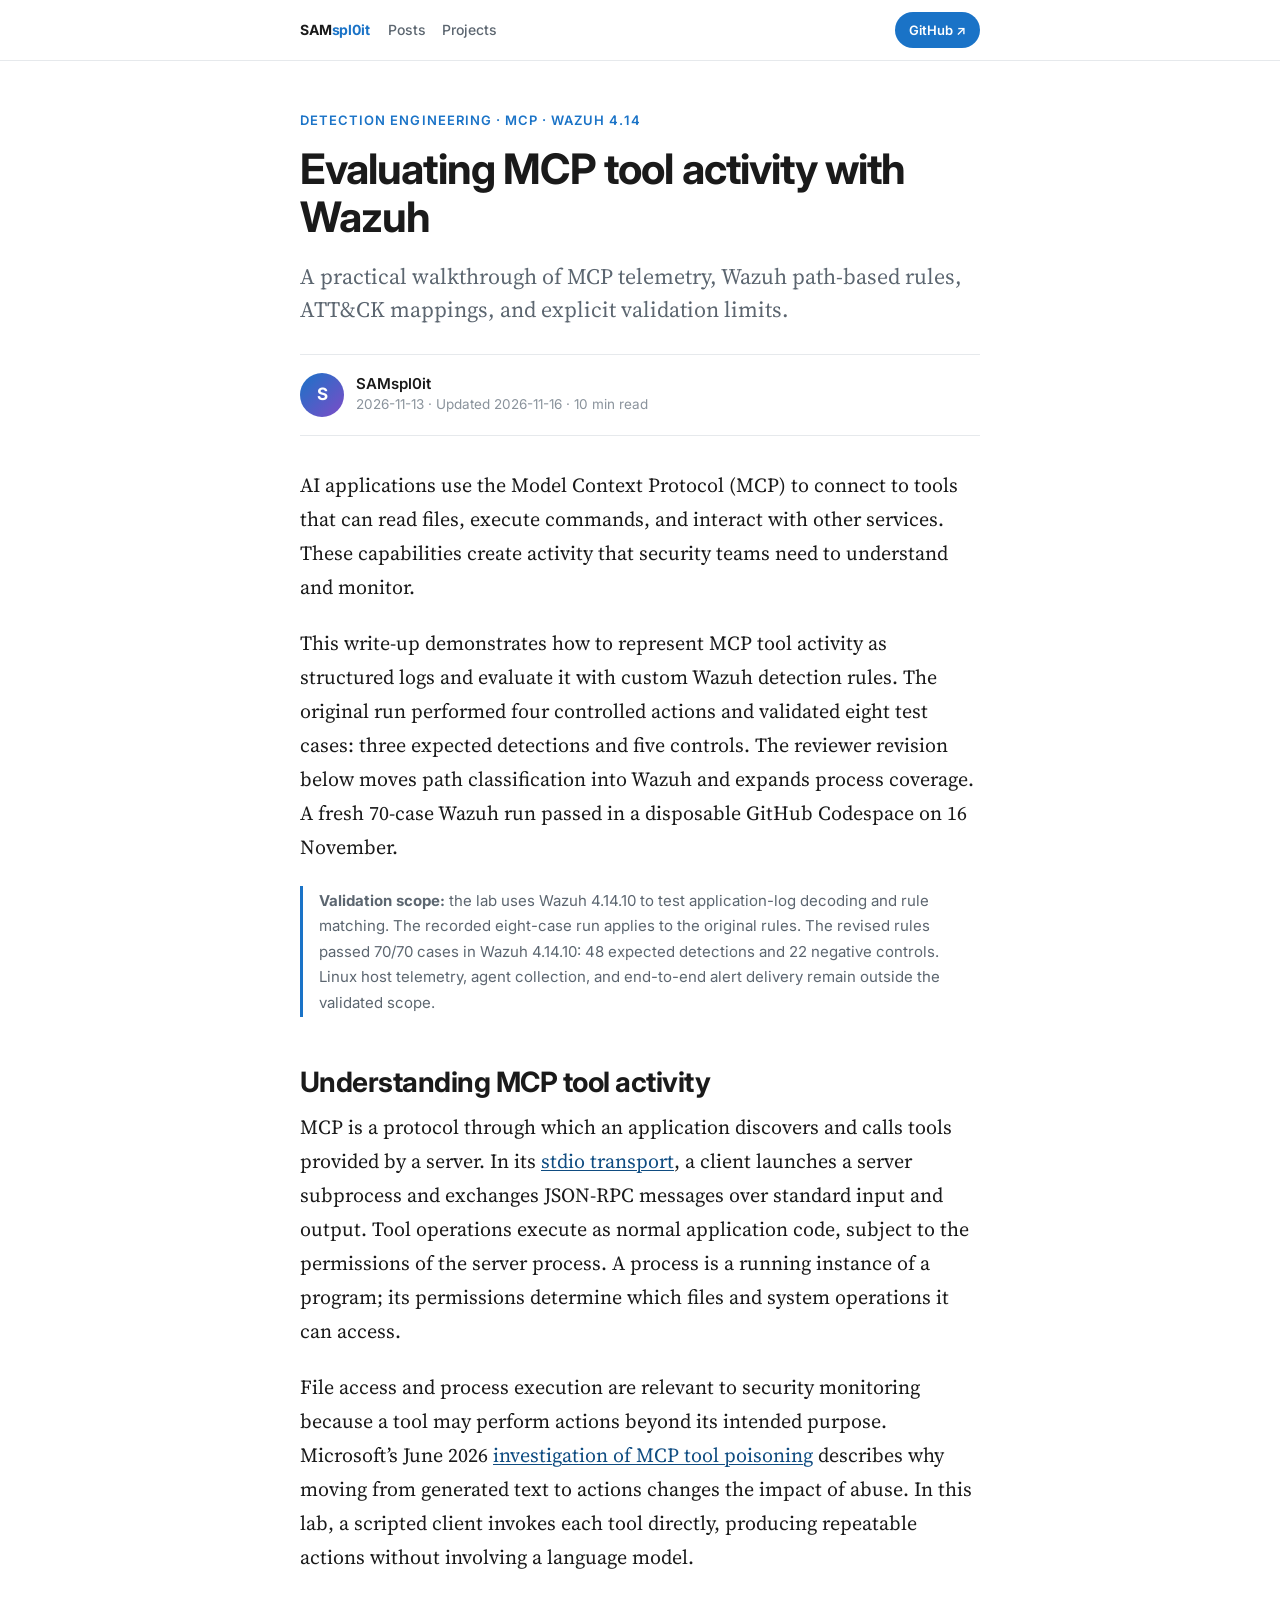
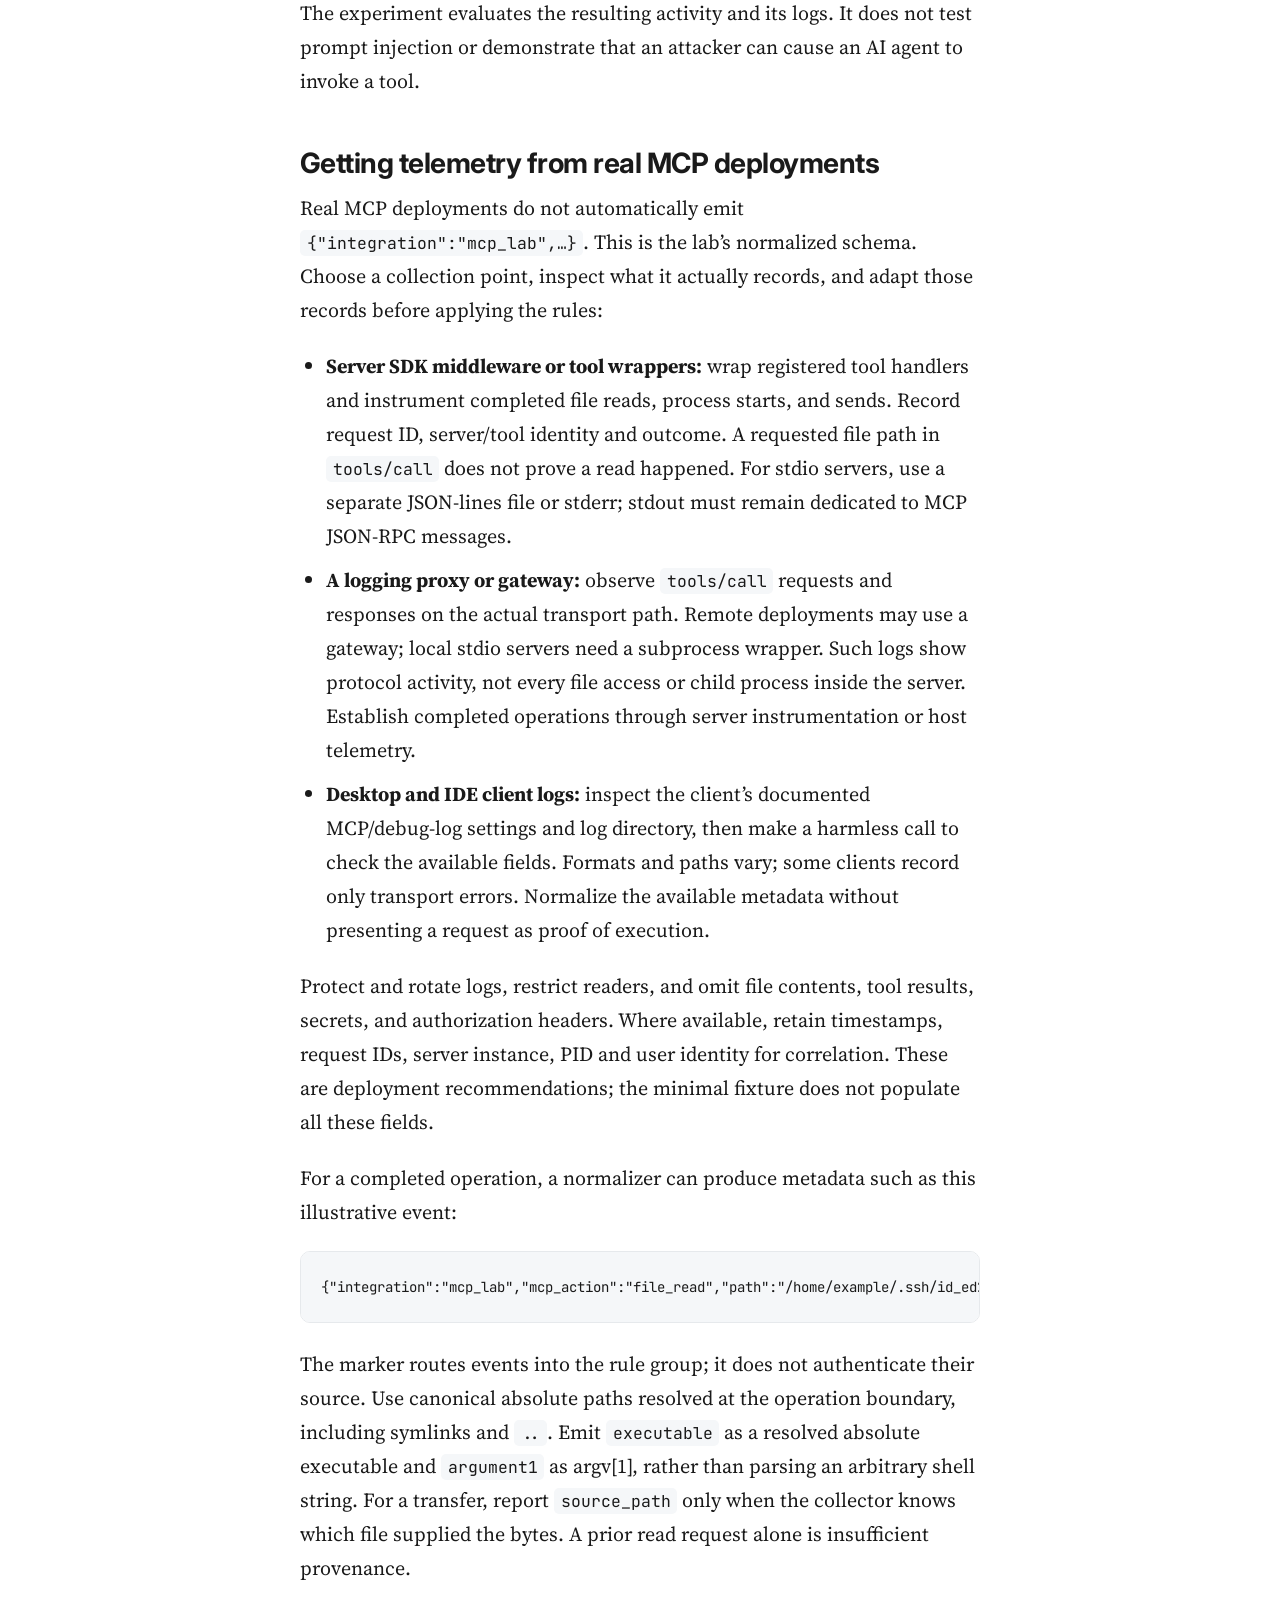
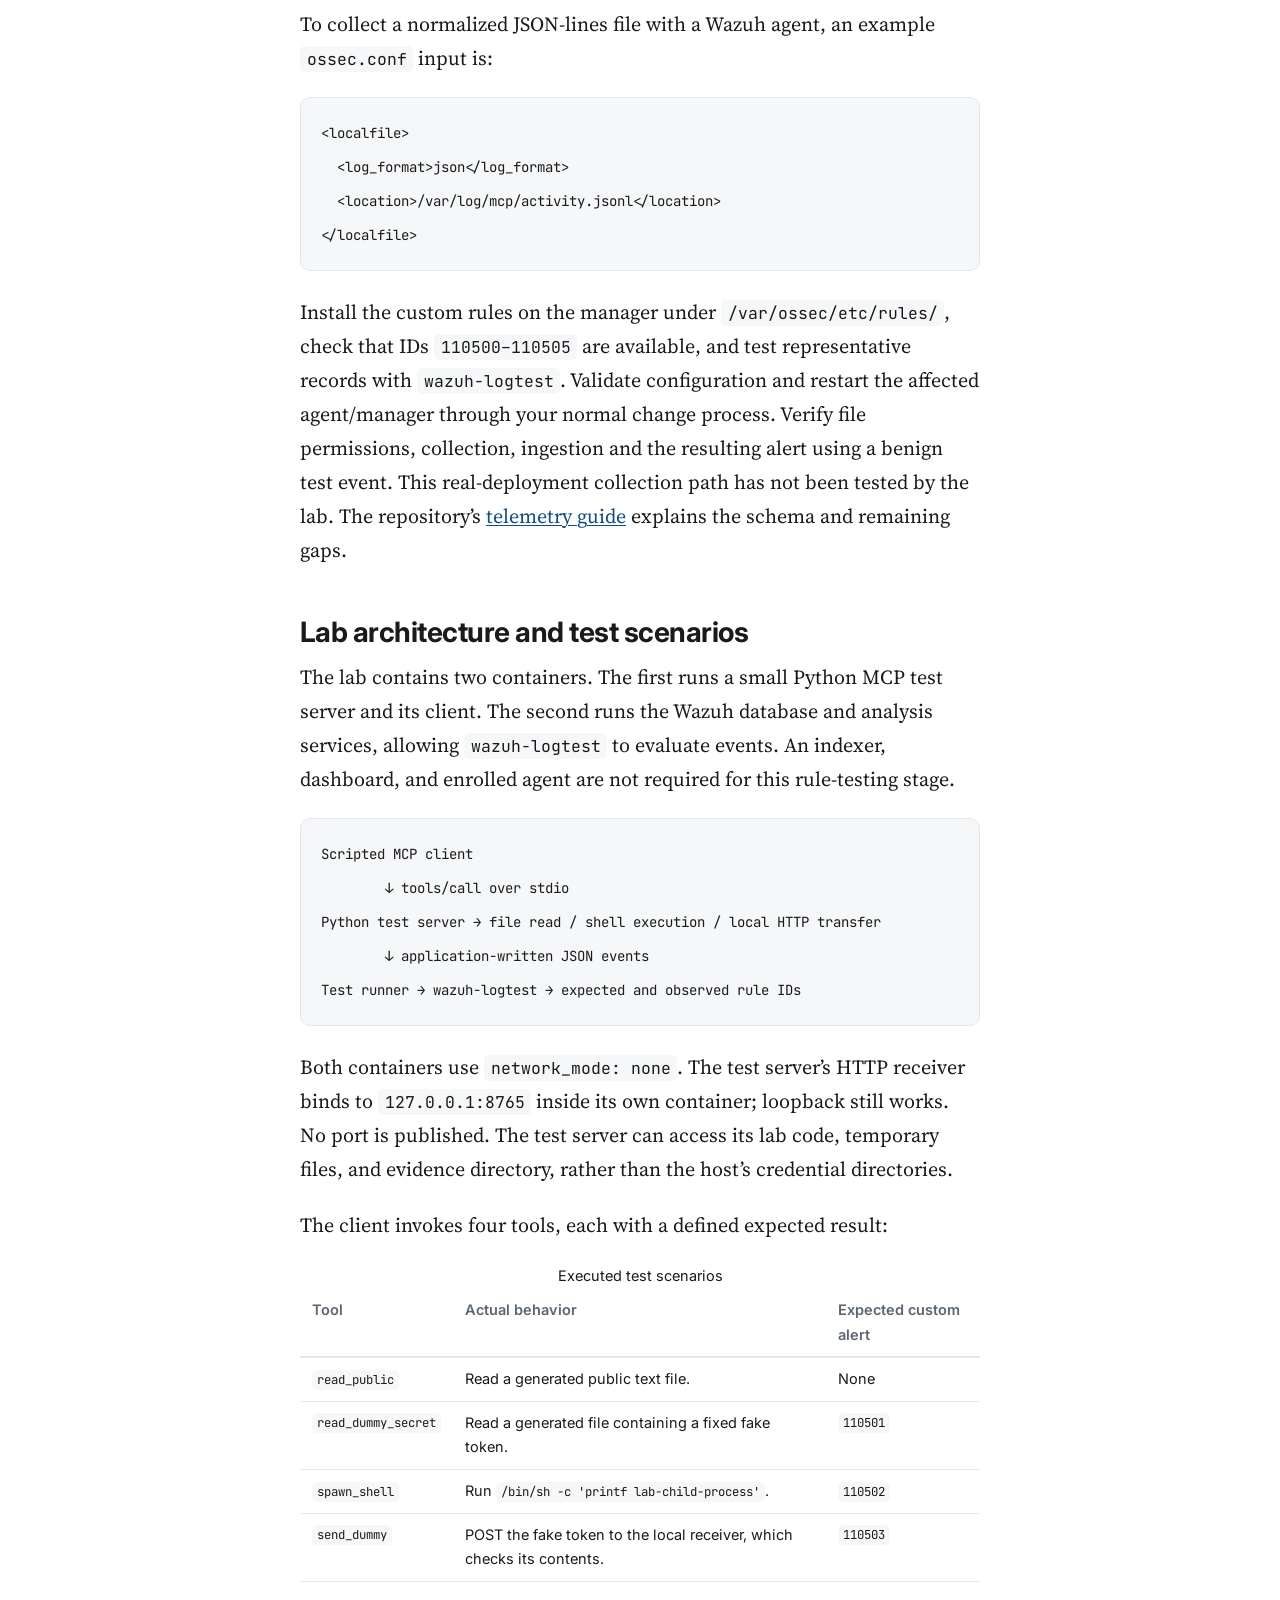
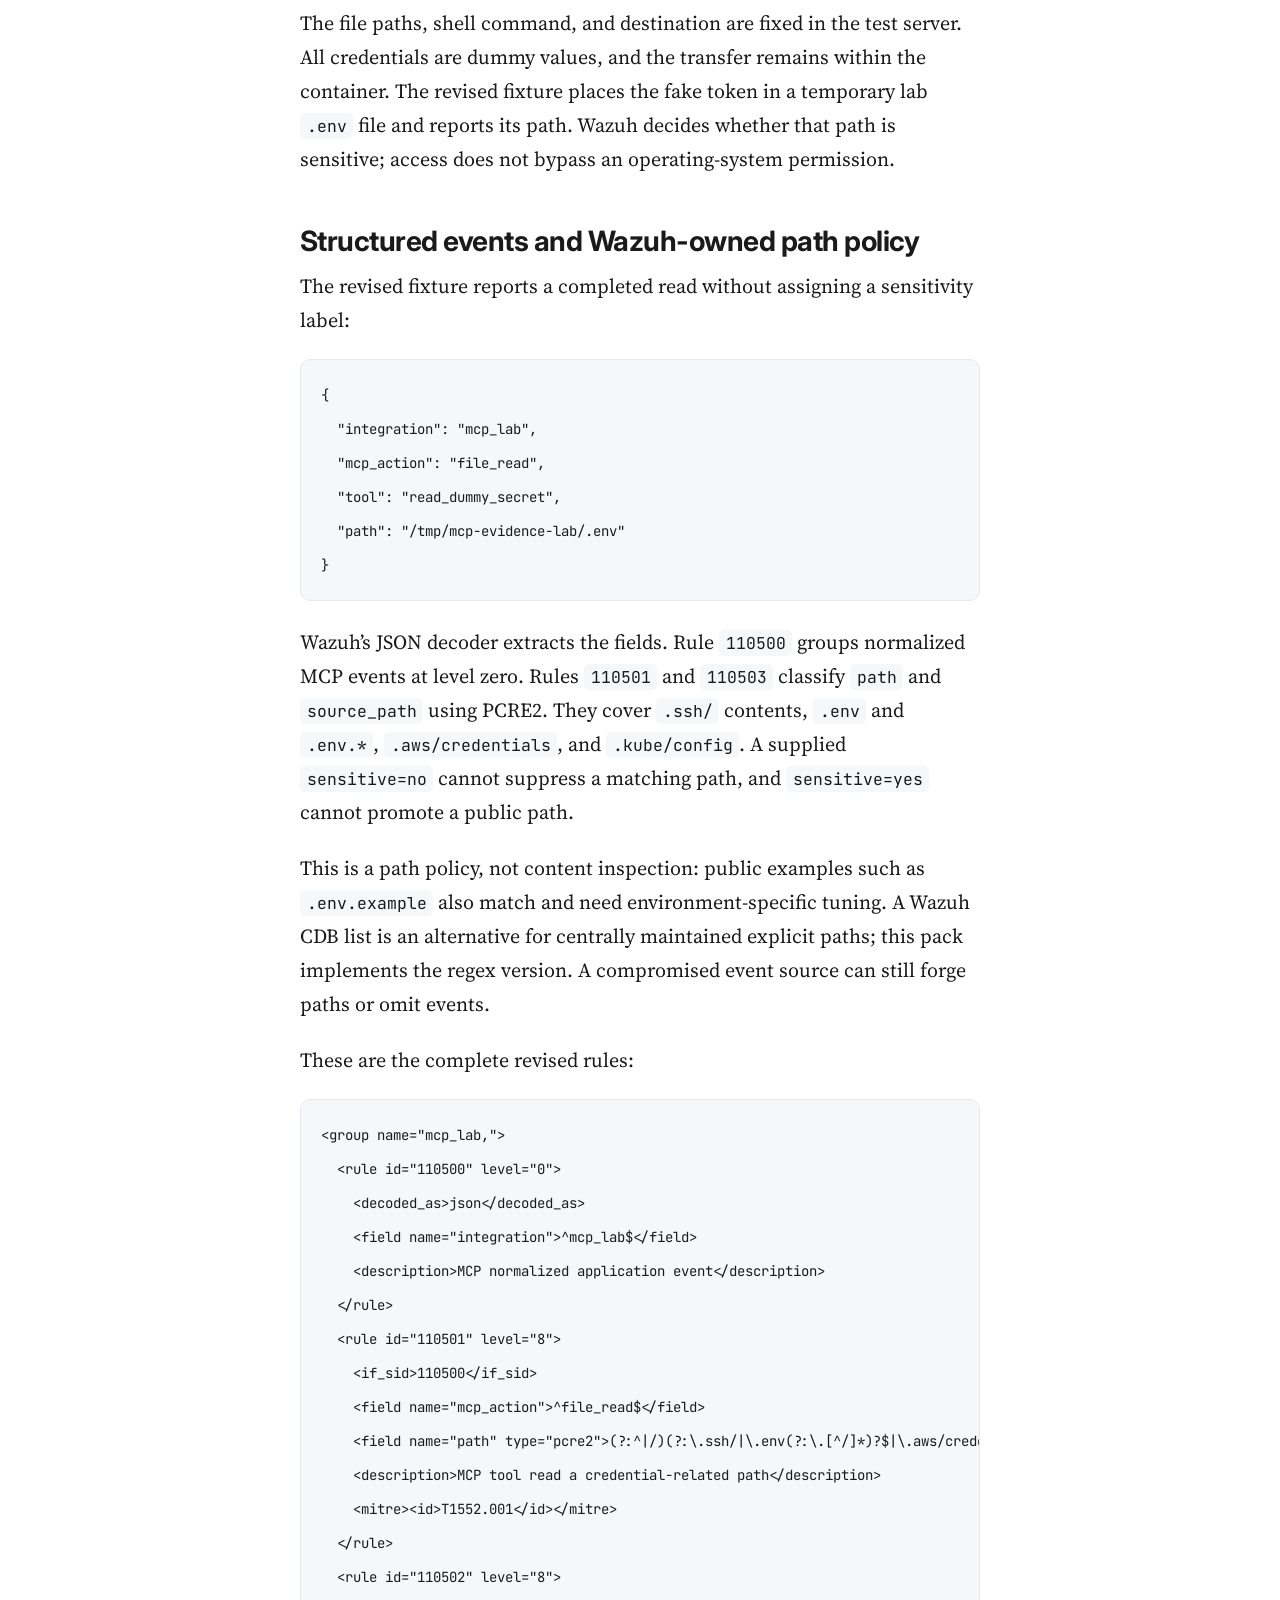
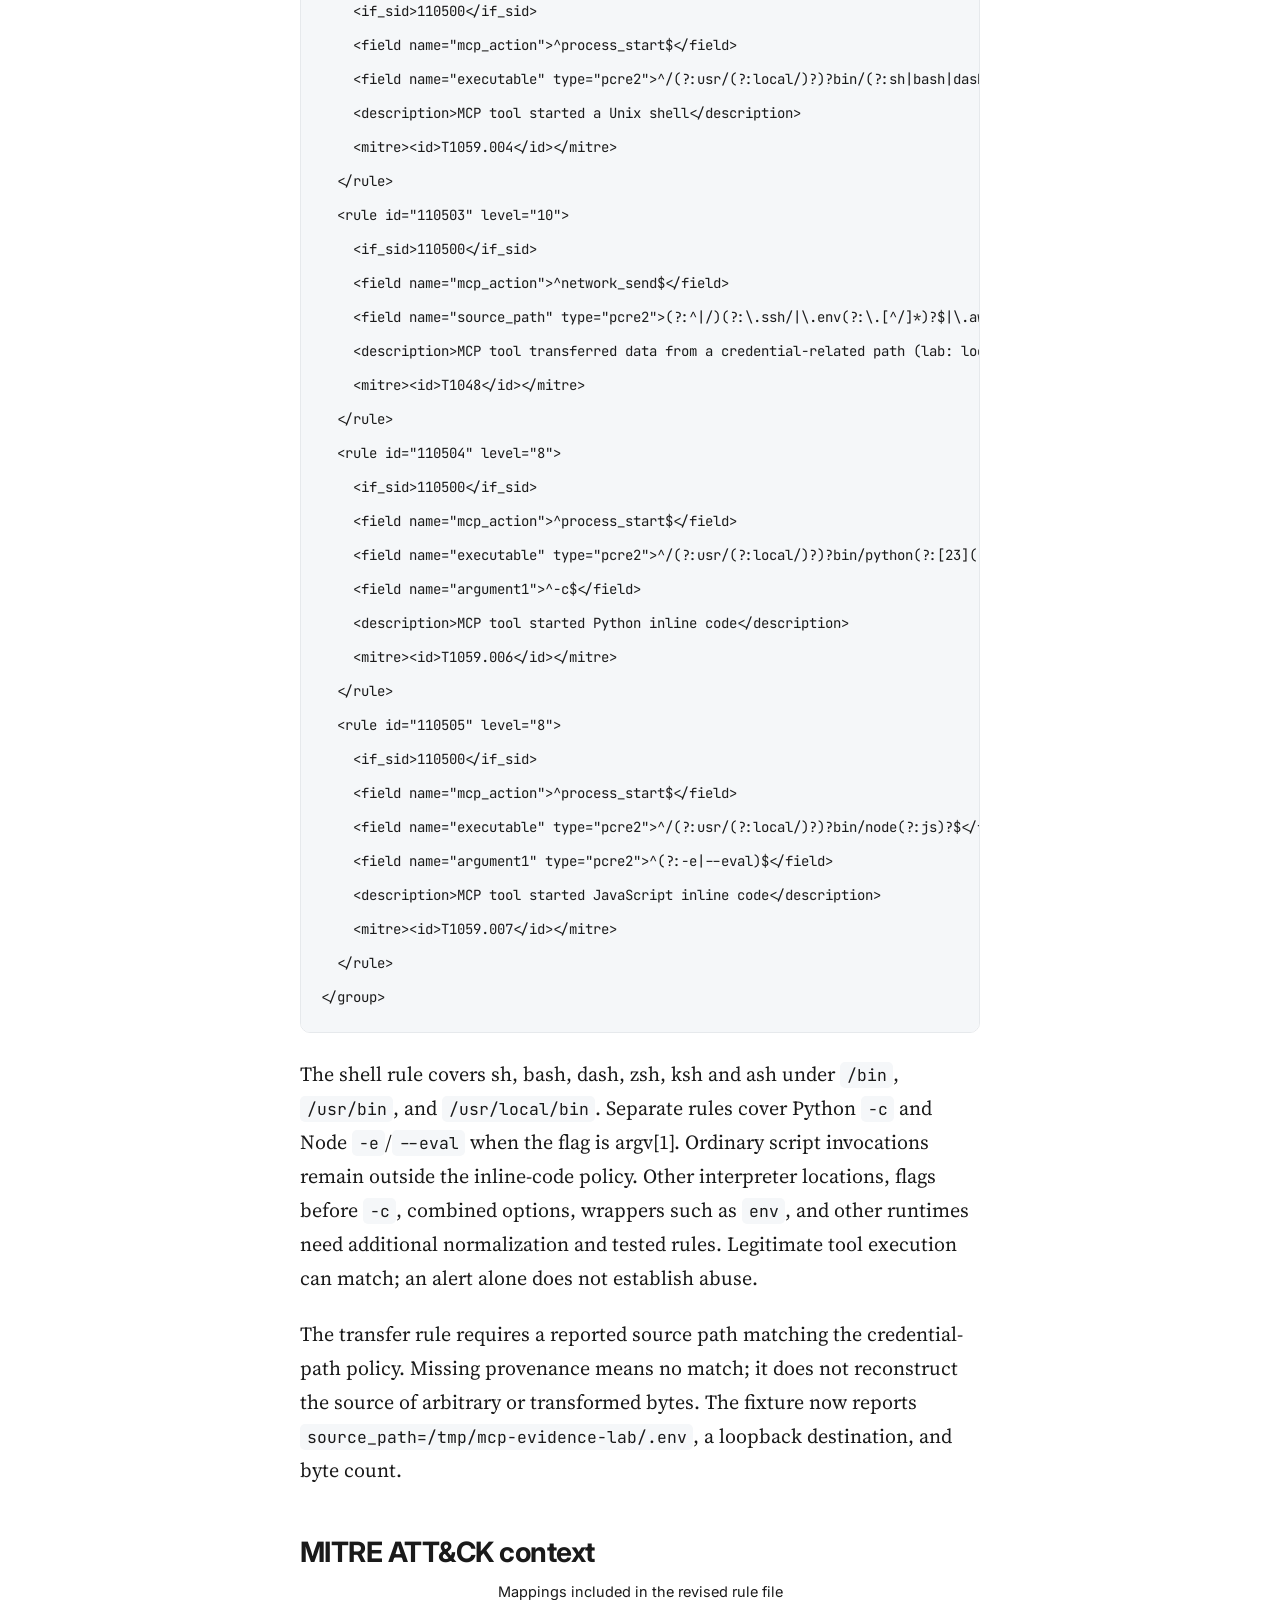
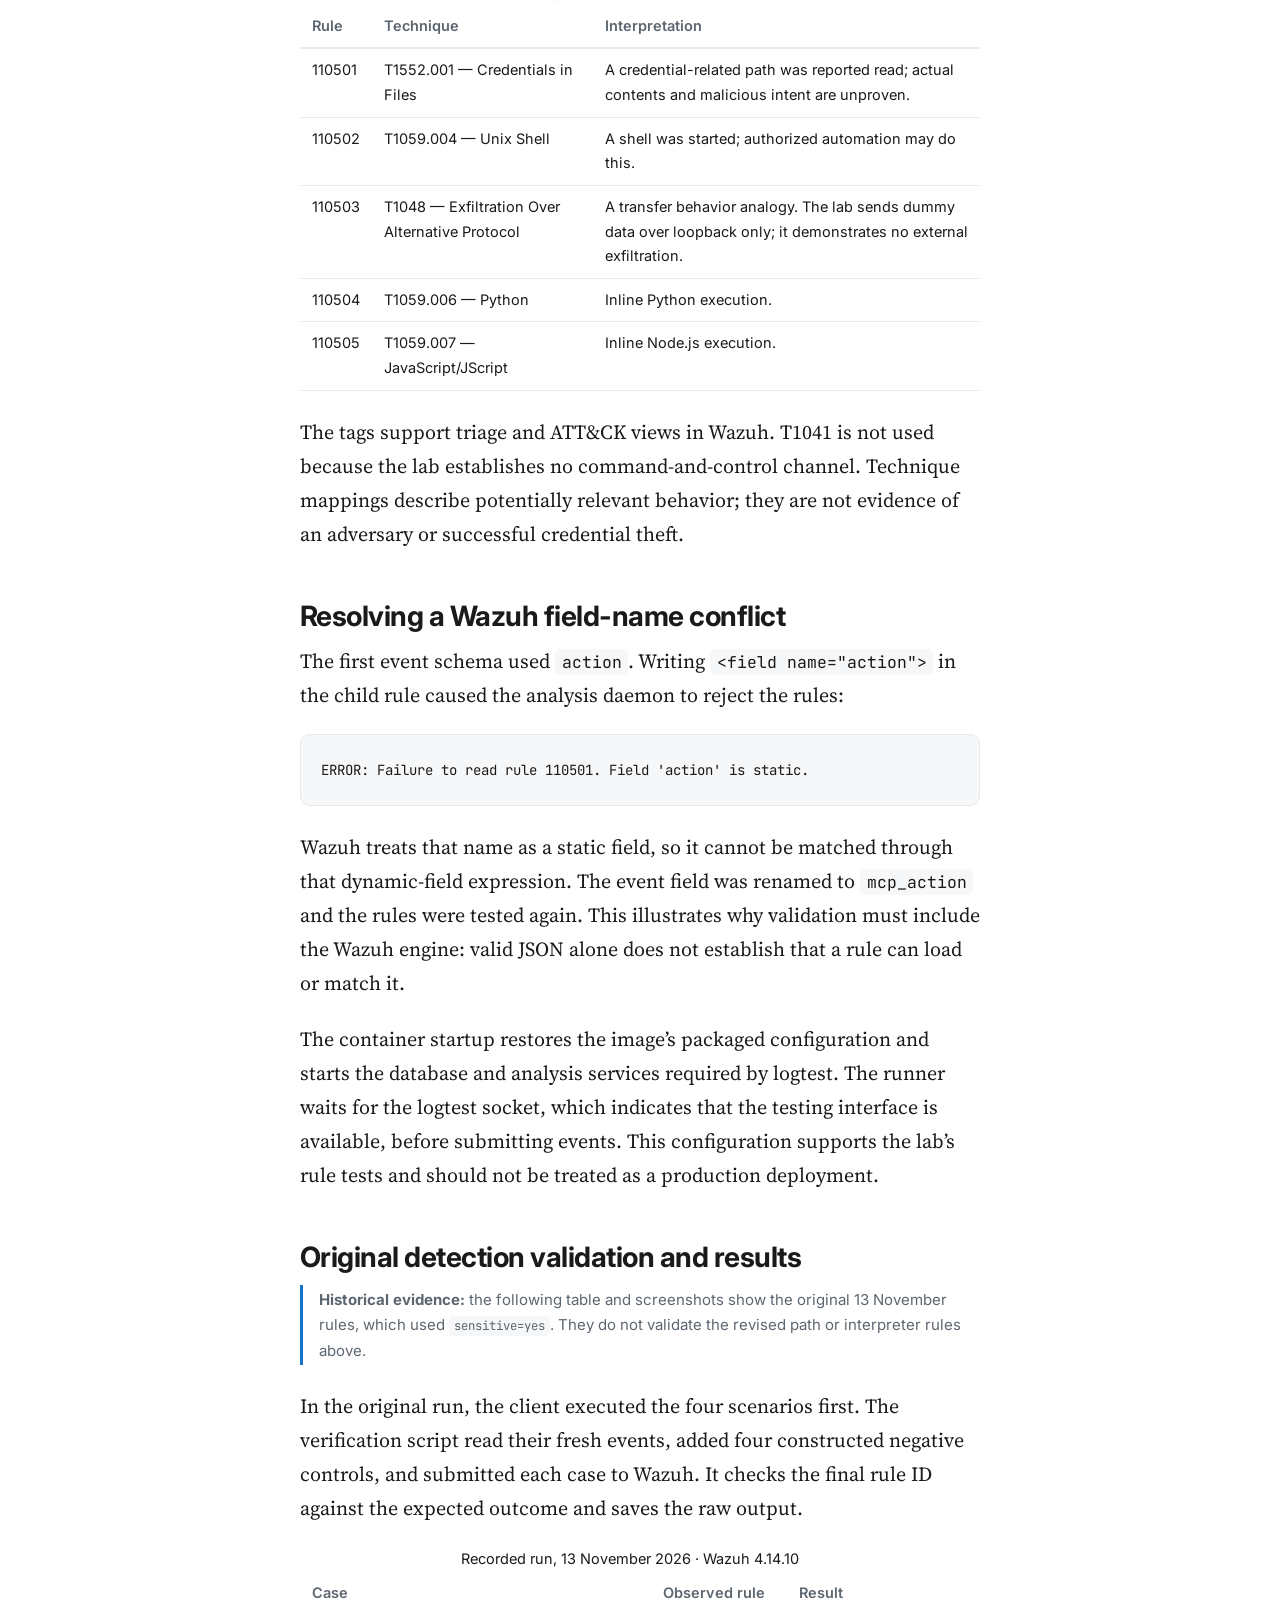
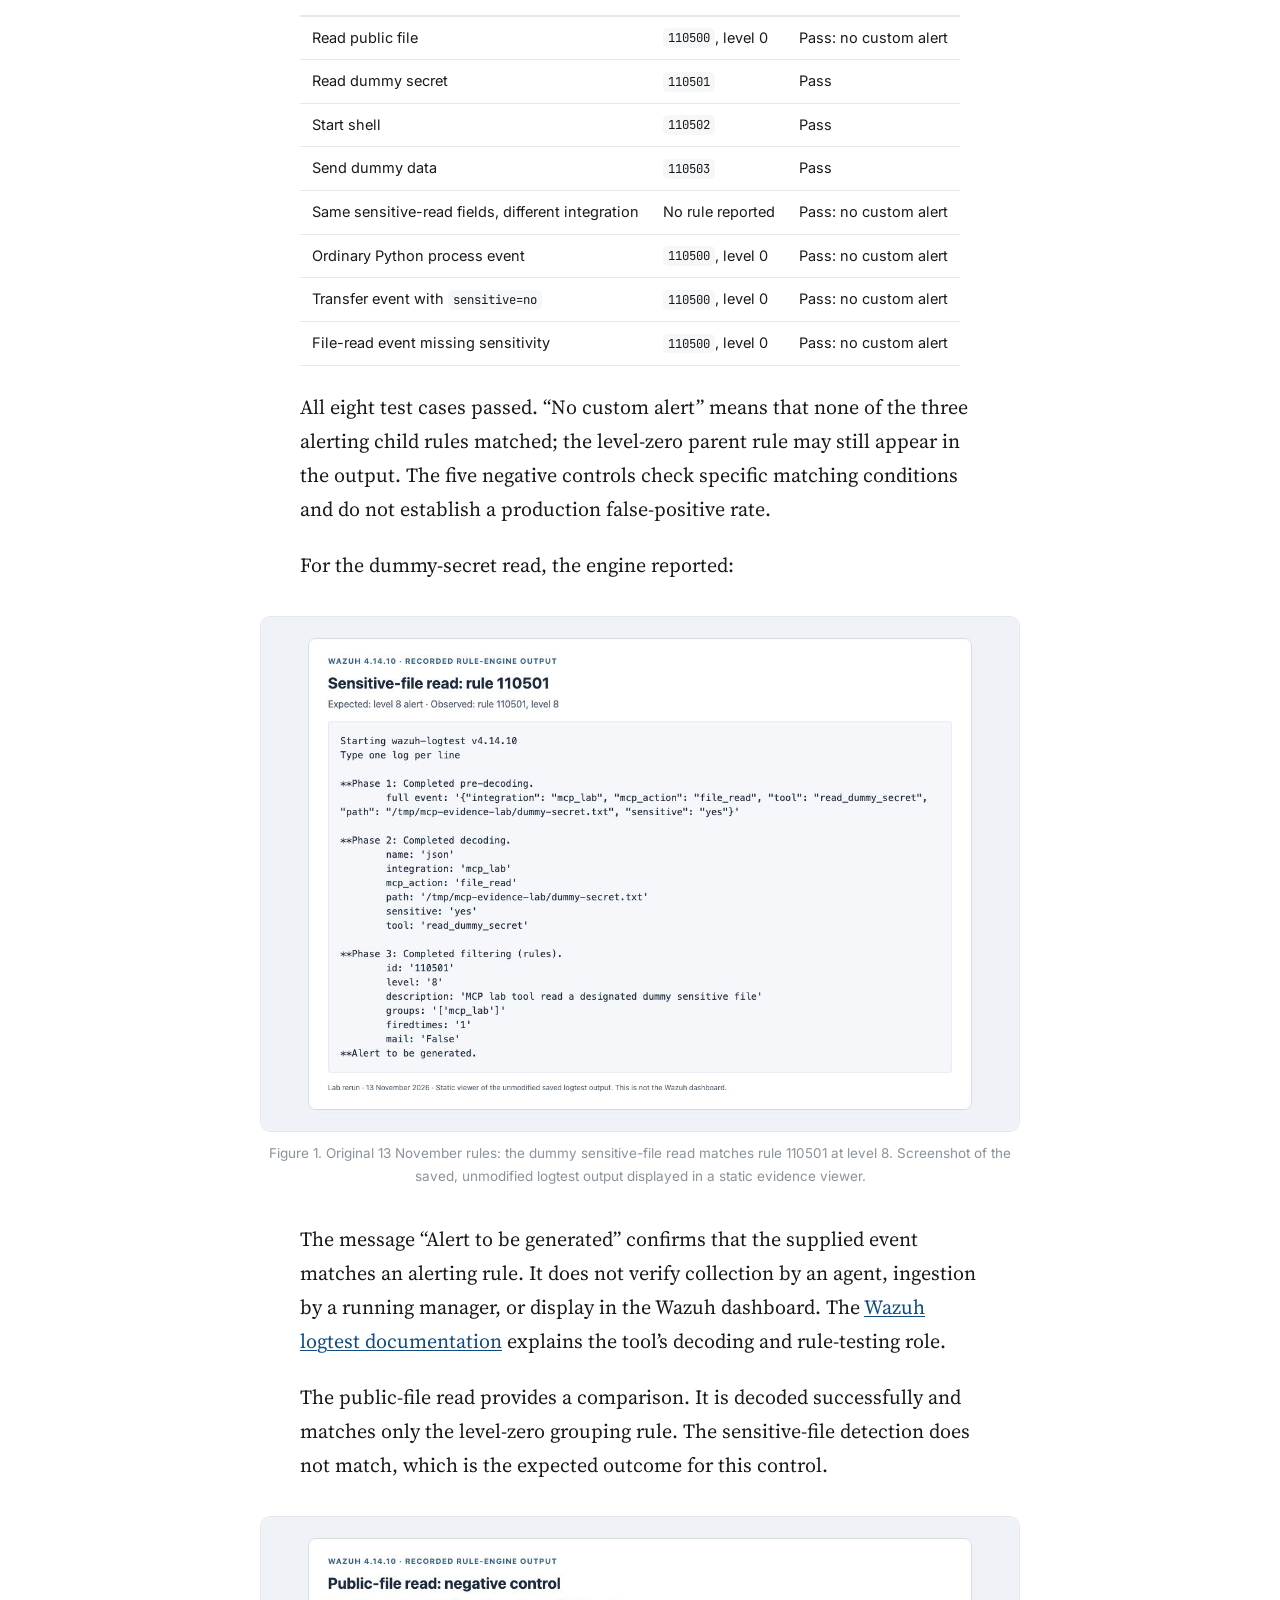
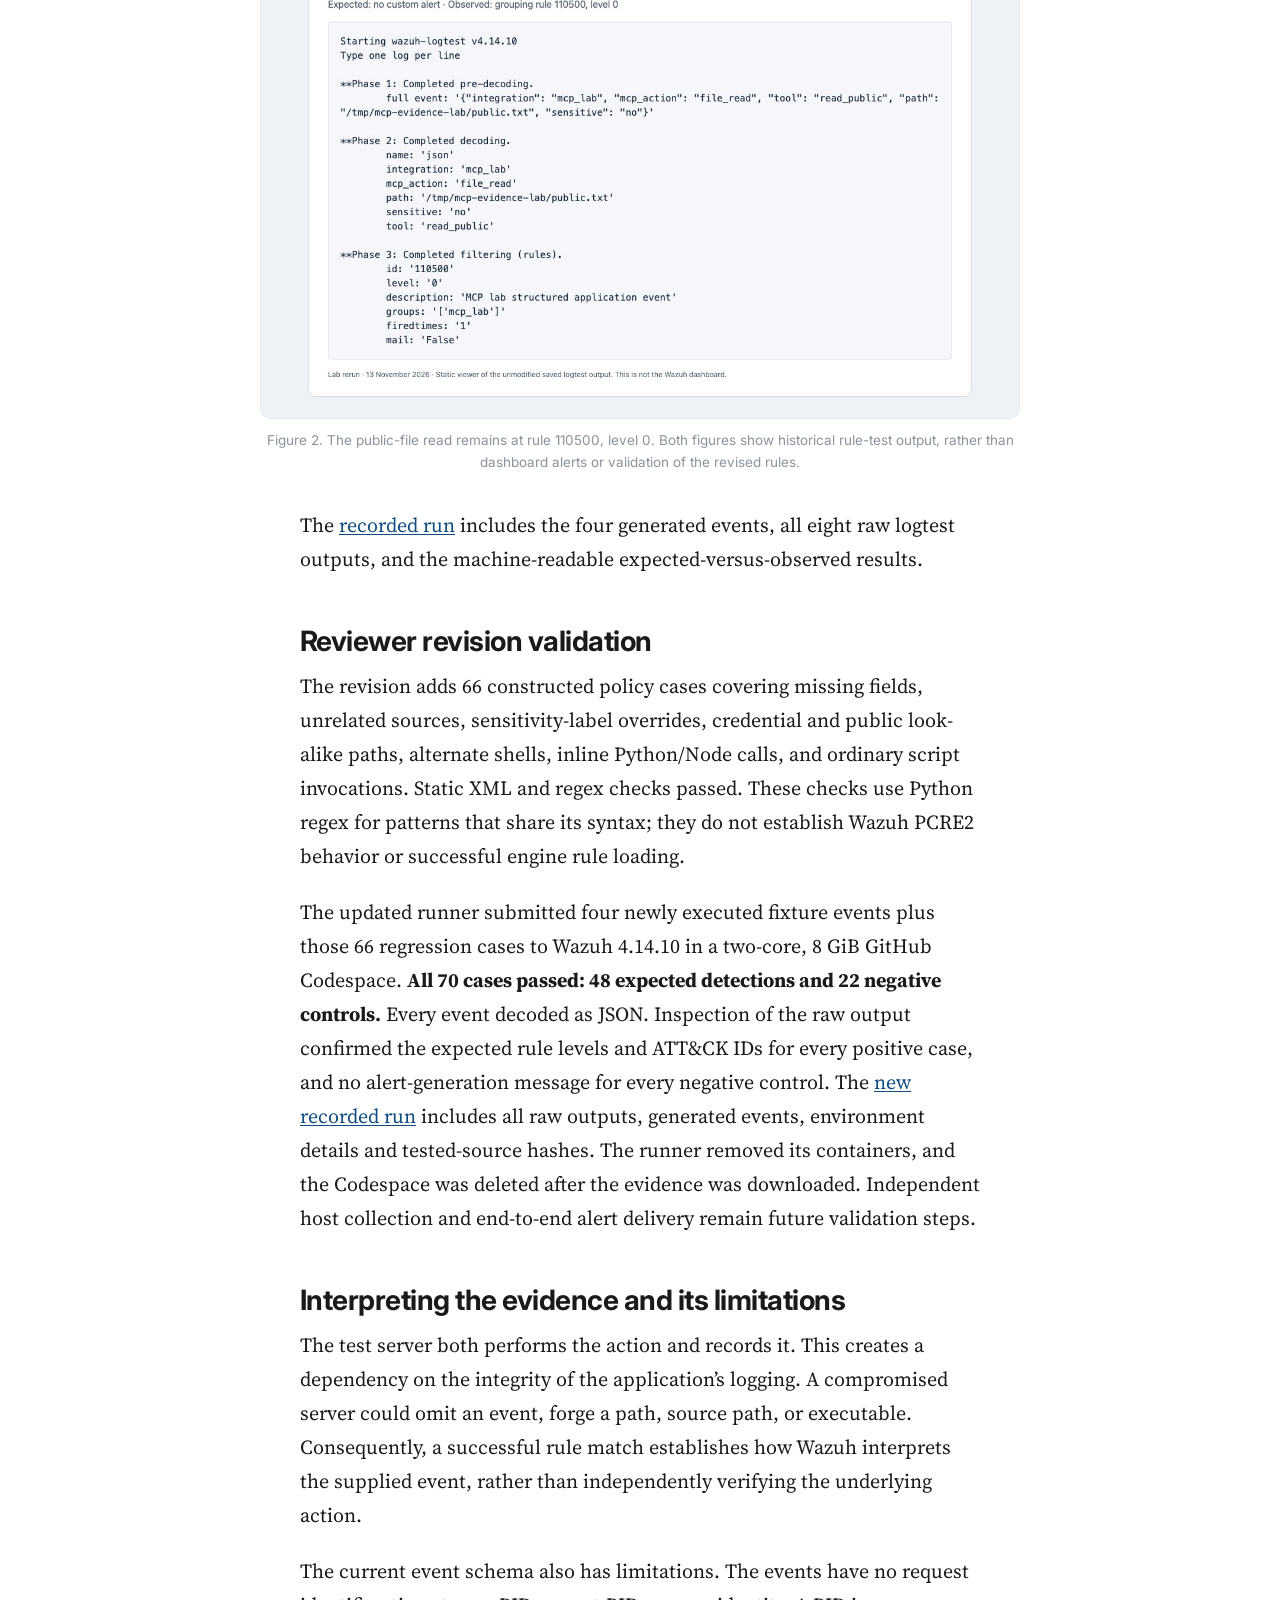
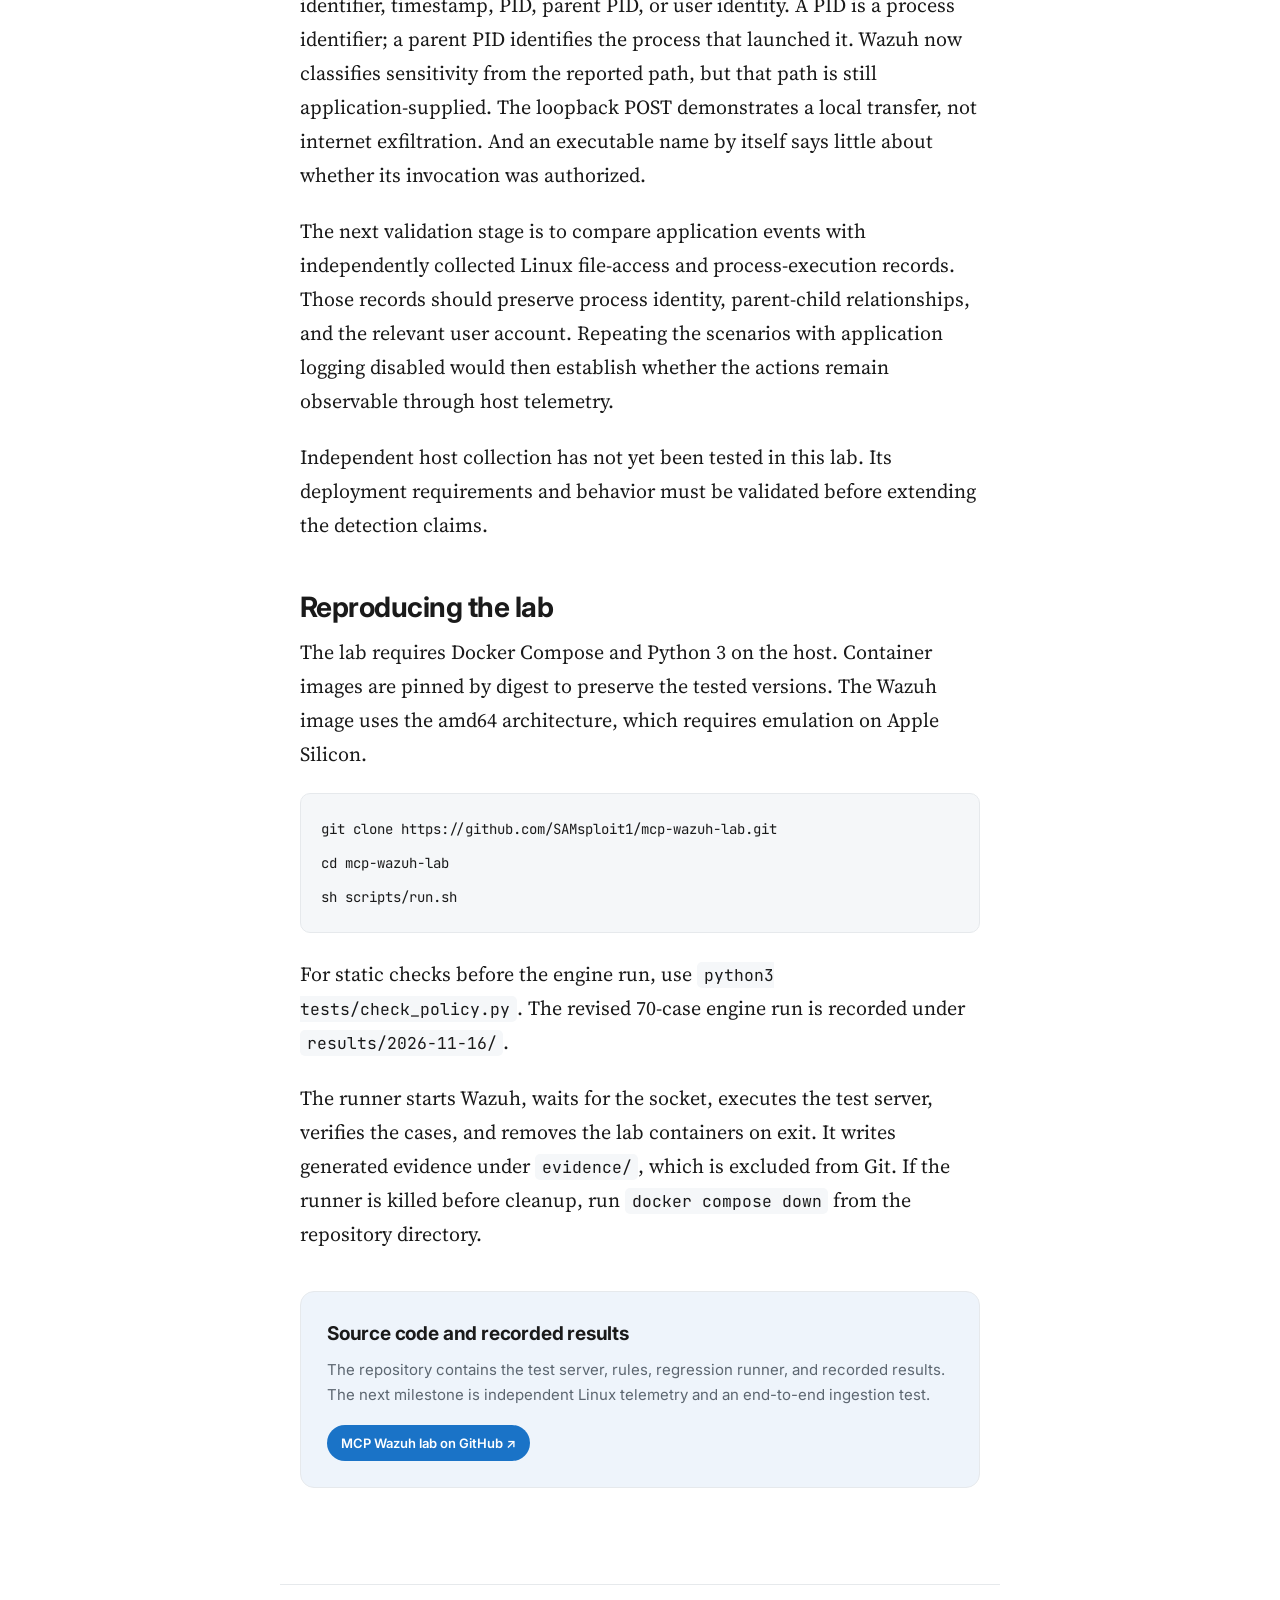
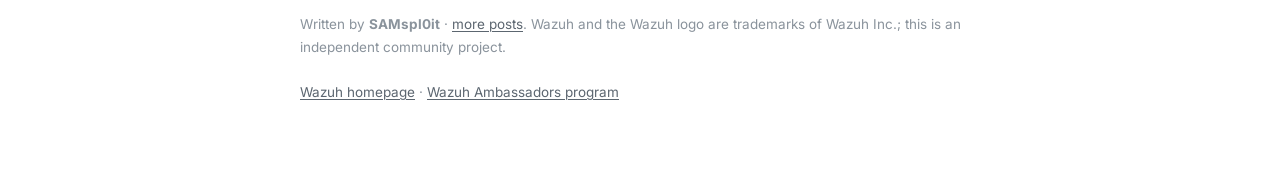
<file: posts/mcp-wazuh-evidence.html>
<!doctype html>
<html lang="en">
<head>
<meta charset="utf-8">
<meta name="viewport" content="width=device-width, initial-scale=1">
<title>Evaluating MCP tool activity with Wazuh · SAMspl0it</title>
<meta name="description" content="A practical walkthrough of MCP telemetry, Wazuh path-based rules, ATT&CK mappings, and explicit validation limits.">
<link rel="canonical" href="https://samsploit1.github.io/posts/mcp-wazuh-evidence.html">
<meta property="og:type" content="article">
<meta property="og:title" content="Evaluating MCP tool activity with Wazuh">
<meta property="og:description" content="A practical walkthrough of MCP telemetry, Wazuh path-based rules, ATT&CK mappings, and explicit validation limits.">
<meta property="og:url" content="https://samsploit1.github.io/posts/mcp-wazuh-evidence.html">
<meta property="article:published_time" content="2026-11-13">
<meta property="article:modified_time" content="2026-11-16">
<link rel="preconnect" href="https://fonts.googleapis.com">
<link rel="preconnect" href="https://fonts.gstatic.com" crossorigin>
<link href="https://fonts.googleapis.com/css2?family=Source+Serif+4:opsz,wght@8..60,400;8..60,600;8..60,700&family=Inter:wght@400;500;600;700&family=JetBrains+Mono:wght@400;500&display=swap" rel="stylesheet">
<link rel="stylesheet" href="../assets/style.css">
</head>
<body>
<header class="bar">
  <div class="bar-in">
    <a class="brand" href="../">SAM<span class="dot">spl0it</span></a>
    <nav><a href="../#posts">Posts</a><a href="../#projects">Projects</a></nav>
    <span class="spacer"></span>
    <a class="ghbtn" href="https://github.com/SAMsploit1">GitHub ↗</a>
  </div>
</header>

<main>
  <div class="kicker">Detection Engineering · MCP · Wazuh 4.14</div>
  <h1>Evaluating MCP tool activity with Wazuh</h1>
  <p class="dek">A practical walkthrough of MCP telemetry, Wazuh path-based rules, ATT&CK mappings, and explicit validation limits.</p>

  <div class="byline">
    <div class="avatar">S</div>
    <div>
      <div class="who">SAMspl0it</div>
      <div class="meta"><time datetime="2026-11-13">2026-11-13</time> · Updated <time datetime="2026-11-16">2026-11-16</time> · 10 min read</div>
    </div>
  </div>

  <p>AI applications use the Model Context Protocol (MCP) to connect to tools that can read files, execute commands, and interact with other services. These capabilities create activity that security teams need to understand and monitor.</p>
  <p>This write-up demonstrates how to represent MCP tool activity as structured logs and evaluate it with custom Wazuh detection rules. The original run performed four controlled actions and validated eight test cases: three expected detections and five controls. The reviewer revision below moves path classification into Wazuh and expands process coverage. A fresh 70-case Wazuh run passed in a disposable GitHub Codespace on 16 November.</p>
  <p class="note"><strong>Validation scope:</strong> the lab uses Wazuh 4.14.10 to test application-log decoding and rule matching. The recorded eight-case run applies to the original rules. The revised rules passed 70/70 cases in Wazuh 4.14.10: 48 expected detections and 22 negative controls. Linux host telemetry, agent collection, and end-to-end alert delivery remain outside the validated scope.</p>

  <h2>Understanding MCP tool activity</h2>
  <p>MCP is a protocol through which an application discovers and calls tools provided by a server. In its <a href="https://modelcontextprotocol.io/specification/2025-11-25/basic/transports">stdio transport</a>, a client launches a server subprocess and exchanges JSON-RPC messages over standard input and output. Tool operations execute as normal application code, subject to the permissions of the server process. A process is a running instance of a program; its permissions determine which files and system operations it can access.</p>
  <p>File access and process execution are relevant to security monitoring because a tool may perform actions beyond its intended purpose. Microsoft’s June 2026 <a href="https://www.microsoft.com/en-us/security/blog/2026/06/30/securing-ai-agents-ai-tools-move-from-reading-acting/">investigation of MCP tool poisoning</a> describes why moving from generated text to actions changes the impact of abuse. In this lab, a scripted client invokes each tool directly, producing repeatable actions without involving a language model.</p>
  <p>The experiment evaluates the resulting activity and its logs. It does not test prompt injection or demonstrate that an attacker can cause an AI agent to invoke a tool.</p>

  <h2>Getting telemetry from real MCP deployments</h2>
  <p>Real MCP deployments do not automatically emit <code>{"integration":"mcp_lab",…}</code>. This is the lab’s normalized schema. Choose a collection point, inspect what it actually records, and adapt those records before applying the rules:</p>
  <ul>
    <li><strong>Server SDK middleware or tool wrappers:</strong> wrap registered tool handlers and instrument completed file reads, process starts, and sends. Record request ID, server/tool identity and outcome. A requested file path in <code>tools/call</code> does not prove a read happened. For stdio servers, use a separate JSON-lines file or stderr; stdout must remain dedicated to MCP JSON-RPC messages.</li>
    <li><strong>A logging proxy or gateway:</strong> observe <code>tools/call</code> requests and responses on the actual transport path. Remote deployments may use a gateway; local stdio servers need a subprocess wrapper. Such logs show protocol activity, not every file access or child process inside the server. Establish completed operations through server instrumentation or host telemetry.</li>
    <li><strong>Desktop and IDE client logs:</strong> inspect the client’s documented MCP/debug-log settings and log directory, then make a harmless call to check the available fields. Formats and paths vary; some clients record only transport errors. Normalize the available metadata without presenting a request as proof of execution.</li>
  </ul>
  <p>Protect and rotate logs, restrict readers, and omit file contents, tool results, secrets, and authorization headers. Where available, retain timestamps, request IDs, server instance, PID and user identity for correlation. These are deployment recommendations; the minimal fixture does not populate all these fields.</p>
  <p>For a completed operation, a normalizer can produce metadata such as this illustrative event:</p>
<pre><code>{"integration":"mcp_lab","mcp_action":"file_read","path":"/home/example/.ssh/id_ed25519","tool":"read_file","request_id":"example-42"}</code></pre>
  <p>The marker routes events into the rule group; it does not authenticate their source. Use canonical absolute paths resolved at the operation boundary, including symlinks and <code>..</code>. Emit <code>executable</code> as a resolved absolute executable and <code>argument1</code> as argv[1], rather than parsing an arbitrary shell string. For a transfer, report <code>source_path</code> only when the collector knows which file supplied the bytes. A prior read request alone is insufficient provenance.</p>
  <p>To collect a normalized JSON-lines file with a Wazuh agent, an example <code>ossec.conf</code> input is:</p>
<pre><code>&lt;localfile&gt;
  &lt;log_format&gt;json&lt;/log_format&gt;
  &lt;location&gt;/var/log/mcp/activity.jsonl&lt;/location&gt;
&lt;/localfile&gt;</code></pre>
  <p>Install the custom rules on the manager under <code>/var/ossec/etc/rules/</code>, check that IDs <code>110500–110505</code> are available, and test representative records with <code>wazuh-logtest</code>. Validate configuration and restart the affected agent/manager through your normal change process. Verify file permissions, collection, ingestion and the resulting alert using a benign test event. This real-deployment collection path has not been tested by the lab. The repository’s <a href="https://github.com/SAMsploit1/mcp-wazuh-lab/blob/main/TELEMETRY.md">telemetry guide</a> explains the schema and remaining gaps.</p>

  <h2>Lab architecture and test scenarios</h2>
  <p>The lab contains two containers. The first runs a small Python MCP test server and its client. The second runs the Wazuh database and analysis services, allowing <code>wazuh-logtest</code> to evaluate events. An indexer, dashboard, and enrolled agent are not required for this rule-testing stage.</p>
<pre><code>Scripted MCP client
        ↓ tools/call over stdio
Python test server → file read / shell execution / local HTTP transfer
        ↓ application-written JSON events
Test runner → wazuh-logtest → expected and observed rule IDs</code></pre>
  <p>Both containers use <code>network_mode: none</code>. The test server’s HTTP receiver binds to <code>127.0.0.1:8765</code> inside its own container; loopback still works. No port is published. The test server can access its lab code, temporary files, and evidence directory, rather than the host’s credential directories.</p>
  <p>The client invokes four tools, each with a defined expected result:</p>
  <table>
    <caption>Executed test scenarios</caption>
    <thead><tr><th scope="col">Tool</th><th scope="col">Actual behavior</th><th scope="col">Expected custom alert</th></tr></thead>
    <tbody>
      <tr><td><code>read_public</code></td><td>Read a generated public text file.</td><td>None</td></tr>
      <tr><td><code>read_dummy_secret</code></td><td>Read a generated file containing a fixed fake token.</td><td><code>110501</code></td></tr>
      <tr><td><code>spawn_shell</code></td><td>Run <code>/bin/sh -c 'printf lab-child-process'</code>.</td><td><code>110502</code></td></tr>
      <tr><td><code>send_dummy</code></td><td>POST the fake token to the local receiver, which checks its contents.</td><td><code>110503</code></td></tr>
    </tbody>
  </table>
  <p>The file paths, shell command, and destination are fixed in the test server. All credentials are dummy values, and the transfer remains within the container. The revised fixture places the fake token in a temporary lab <code>.env</code> file and reports its path. Wazuh decides whether that path is sensitive; access does not bypass an operating-system permission.</p>

  <h2>Structured events and Wazuh-owned path policy</h2>
  <p>The revised fixture reports a completed read without assigning a sensitivity label:</p>
<pre><code>{
  "integration": "mcp_lab",
  "mcp_action": "file_read",
  "tool": "read_dummy_secret",
  "path": "/tmp/mcp-evidence-lab/.env"
}</code></pre>
  <p>Wazuh’s JSON decoder extracts the fields. Rule <code>110500</code> groups normalized MCP events at level zero. Rules <code>110501</code> and <code>110503</code> classify <code>path</code> and <code>source_path</code> using PCRE2. They cover <code>.ssh/</code> contents, <code>.env</code> and <code>.env.*</code>, <code>.aws/credentials</code>, and <code>.kube/config</code>. A supplied <code>sensitive=no</code> cannot suppress a matching path, and <code>sensitive=yes</code> cannot promote a public path.</p>
  <p>This is a path policy, not content inspection: public examples such as <code>.env.example</code> also match and need environment-specific tuning. A Wazuh CDB list is an alternative for centrally maintained explicit paths; this pack implements the regex version. A compromised event source can still forge paths or omit events.</p>
  <p>These are the complete revised rules:</p>
<pre><code>&lt;group name=&quot;mcp_lab,&quot;&gt;
  &lt;rule id=&quot;110500&quot; level=&quot;0&quot;&gt;
    &lt;decoded_as&gt;json&lt;/decoded_as&gt;
    &lt;field name=&quot;integration&quot;&gt;^mcp_lab$&lt;/field&gt;
    &lt;description&gt;MCP normalized application event&lt;/description&gt;
  &lt;/rule&gt;
  &lt;rule id=&quot;110501&quot; level=&quot;8&quot;&gt;
    &lt;if_sid&gt;110500&lt;/if_sid&gt;
    &lt;field name=&quot;mcp_action&quot;&gt;^file_read$&lt;/field&gt;
    &lt;field name=&quot;path&quot; type=&quot;pcre2&quot;&gt;(?:^|/)(?:\.ssh/|\.env(?:\.[^/]*)?$|\.aws/credentials$|\.kube/config$)&lt;/field&gt;
    &lt;description&gt;MCP tool read a credential-related path&lt;/description&gt;
    &lt;mitre&gt;&lt;id&gt;T1552.001&lt;/id&gt;&lt;/mitre&gt;
  &lt;/rule&gt;
  &lt;rule id=&quot;110502&quot; level=&quot;8&quot;&gt;
    &lt;if_sid&gt;110500&lt;/if_sid&gt;
    &lt;field name=&quot;mcp_action&quot;&gt;^process_start$&lt;/field&gt;
    &lt;field name=&quot;executable&quot; type=&quot;pcre2&quot;&gt;^/(?:usr/(?:local/)?)?bin/(?:sh|bash|dash|zsh|ksh|ash)$&lt;/field&gt;
    &lt;description&gt;MCP tool started a Unix shell&lt;/description&gt;
    &lt;mitre&gt;&lt;id&gt;T1059.004&lt;/id&gt;&lt;/mitre&gt;
  &lt;/rule&gt;
  &lt;rule id=&quot;110503&quot; level=&quot;10&quot;&gt;
    &lt;if_sid&gt;110500&lt;/if_sid&gt;
    &lt;field name=&quot;mcp_action&quot;&gt;^network_send$&lt;/field&gt;
    &lt;field name=&quot;source_path&quot; type=&quot;pcre2&quot;&gt;(?:^|/)(?:\.ssh/|\.env(?:\.[^/]*)?$|\.aws/credentials$|\.kube/config$)&lt;/field&gt;
    &lt;description&gt;MCP tool transferred data from a credential-related path (lab: loopback only)&lt;/description&gt;
    &lt;mitre&gt;&lt;id&gt;T1048&lt;/id&gt;&lt;/mitre&gt;
  &lt;/rule&gt;
  &lt;rule id=&quot;110504&quot; level=&quot;8&quot;&gt;
    &lt;if_sid&gt;110500&lt;/if_sid&gt;
    &lt;field name=&quot;mcp_action&quot;&gt;^process_start$&lt;/field&gt;
    &lt;field name=&quot;executable&quot; type=&quot;pcre2&quot;&gt;^/(?:usr/(?:local/)?)?bin/python(?:[23](?:\.[0-9]+)?)?$&lt;/field&gt;
    &lt;field name=&quot;argument1&quot;&gt;^-c$&lt;/field&gt;
    &lt;description&gt;MCP tool started Python inline code&lt;/description&gt;
    &lt;mitre&gt;&lt;id&gt;T1059.006&lt;/id&gt;&lt;/mitre&gt;
  &lt;/rule&gt;
  &lt;rule id=&quot;110505&quot; level=&quot;8&quot;&gt;
    &lt;if_sid&gt;110500&lt;/if_sid&gt;
    &lt;field name=&quot;mcp_action&quot;&gt;^process_start$&lt;/field&gt;
    &lt;field name=&quot;executable&quot; type=&quot;pcre2&quot;&gt;^/(?:usr/(?:local/)?)?bin/node(?:js)?$&lt;/field&gt;
    &lt;field name=&quot;argument1&quot; type=&quot;pcre2&quot;&gt;^(?:-e|--eval)$&lt;/field&gt;
    &lt;description&gt;MCP tool started JavaScript inline code&lt;/description&gt;
    &lt;mitre&gt;&lt;id&gt;T1059.007&lt;/id&gt;&lt;/mitre&gt;
  &lt;/rule&gt;
&lt;/group&gt;
</code></pre>
  <p>The shell rule covers sh, bash, dash, zsh, ksh and ash under <code>/bin</code>, <code>/usr/bin</code>, and <code>/usr/local/bin</code>. Separate rules cover Python <code>-c</code> and Node <code>-e</code>/<code>--eval</code> when the flag is argv[1]. Ordinary script invocations remain outside the inline-code policy. Other interpreter locations, flags before <code>-c</code>, combined options, wrappers such as <code>env</code>, and other runtimes need additional normalization and tested rules. Legitimate tool execution can match; an alert alone does not establish abuse.</p>
  <p>The transfer rule requires a reported source path matching the credential-path policy. Missing provenance means no match; it does not reconstruct the source of arbitrary or transformed bytes. The fixture now reports <code>source_path=/tmp/mcp-evidence-lab/.env</code>, a loopback destination, and byte count.</p>
  <h2>MITRE ATT&amp;CK context</h2>
  <table>
    <caption>Mappings included in the revised rule file</caption>
    <thead><tr><th scope="col">Rule</th><th scope="col">Technique</th><th scope="col">Interpretation</th></tr></thead>
    <tbody>
      <tr><td>110501</td><td>T1552.001 — Credentials in Files</td><td>A credential-related path was reported read; actual contents and malicious intent are unproven.</td></tr>
      <tr><td>110502</td><td>T1059.004 — Unix Shell</td><td>A shell was started; authorized automation may do this.</td></tr>
      <tr><td>110503</td><td>T1048 — Exfiltration Over Alternative Protocol</td><td>A transfer behavior analogy. The lab sends dummy data over loopback only; it demonstrates no external exfiltration.</td></tr>
      <tr><td>110504</td><td>T1059.006 — Python</td><td>Inline Python execution.</td></tr>
      <tr><td>110505</td><td>T1059.007 — JavaScript/JScript</td><td>Inline Node.js execution.</td></tr>
    </tbody>
  </table>
  <p>The tags support triage and ATT&amp;CK views in Wazuh. T1041 is not used because the lab establishes no command-and-control channel. Technique mappings describe potentially relevant behavior; they are not evidence of an adversary or successful credential theft.</p>

  <h2>Resolving a Wazuh field-name conflict</h2>
  <p>The first event schema used <code>action</code>. Writing <code>&lt;field name="action"&gt;</code> in the child rule caused the analysis daemon to reject the rules:</p>
<pre><code>ERROR: Failure to read rule 110501. Field 'action' is static.</code></pre>
  <p>Wazuh treats that name as a static field, so it cannot be matched through that dynamic-field expression. The event field was renamed to <code>mcp_action</code> and the rules were tested again. This illustrates why validation must include the Wazuh engine: valid JSON alone does not establish that a rule can load or match it.</p>
  <p>The container startup restores the image’s packaged configuration and starts the database and analysis services required by logtest. The runner waits for the logtest socket, which indicates that the testing interface is available, before submitting events. This configuration supports the lab’s rule tests and should not be treated as a production deployment.</p>

  <h2>Original detection validation and results</h2>
  <p class="note"><strong>Historical evidence:</strong> the following table and screenshots show the original 13 November rules, which used <code>sensitive=yes</code>. They do not validate the revised path or interpreter rules above.</p>
  <p>In the original run, the client executed the four scenarios first. The verification script read their fresh events, added four constructed negative controls, and submitted each case to Wazuh. It checks the final rule ID against the expected outcome and saves the raw output.</p>
  <table>
    <caption>Recorded run, 13 November 2026 · Wazuh 4.14.10</caption>
    <thead><tr><th scope="col">Case</th><th scope="col">Observed rule</th><th scope="col">Result</th></tr></thead>
    <tbody>
      <tr><td>Read public file</td><td><code>110500</code>, level 0</td><td>Pass: no custom alert</td></tr>
      <tr><td>Read dummy secret</td><td><code>110501</code></td><td>Pass</td></tr>
      <tr><td>Start shell</td><td><code>110502</code></td><td>Pass</td></tr>
      <tr><td>Send dummy data</td><td><code>110503</code></td><td>Pass</td></tr>
      <tr><td>Same sensitive-read fields, different integration</td><td>No rule reported</td><td>Pass: no custom alert</td></tr>
      <tr><td>Ordinary Python process event</td><td><code>110500</code>, level 0</td><td>Pass: no custom alert</td></tr>
      <tr><td>Transfer event with <code>sensitive=no</code></td><td><code>110500</code>, level 0</td><td>Pass: no custom alert</td></tr>
      <tr><td>File-read event missing sensitivity</td><td><code>110500</code>, level 0</td><td>Pass: no custom alert</td></tr>
    </tbody>
  </table>
  <p>All eight test cases passed. “No custom alert” means that none of the three alerting child rules matched; the level-zero parent rule may still appear in the output. The five negative controls check specific matching conditions and do not establish a production false-positive rate.</p>
  <p>For the dummy-secret read, the engine reported:</p>
<figure>
    <a href="../assets/mcp-wazuh/logtest-sensitive-read.jpg"><img src="../assets/mcp-wazuh/logtest-sensitive-read.jpg" alt="Recorded Wazuh logtest output: JSON fields decoded and rule 110501 matched at level 8 for the dummy sensitive-file read." width="1280" height="869" loading="lazy"></a>
    <figcaption>Figure 1. Original 13 November rules: the dummy sensitive-file read matches rule 110501 at level 8. Screenshot of the saved, unmodified logtest output displayed in a static evidence viewer.</figcaption>
  </figure>
  <p>The message “Alert to be generated” confirms that the supplied event matches an alerting rule. It does not verify collection by an agent, ingestion by a running manager, or display in the Wazuh dashboard. The <a href="https://documentation.wazuh.com/current/user-manual/ruleset/testing.html">Wazuh logtest documentation</a> explains the tool’s decoding and rule-testing role.</p>
  <p>The public-file read provides a comparison. It is decoded successfully and matches only the level-zero grouping rule. The sensitive-file detection does not match, which is the expected outcome for this control.</p>
  <figure>
    <a href="../assets/mcp-wazuh/logtest-public-read.jpg"><img src="../assets/mcp-wazuh/logtest-public-read.jpg" alt="Recorded Wazuh logtest output: the public-file read matches grouping rule 110500 at level 0 without a custom alert." width="1280" height="845" loading="lazy"></a>
    <figcaption>Figure 2. The public-file read remains at rule 110500, level 0. Both figures show historical rule-test output, rather than dashboard alerts or validation of the revised rules.</figcaption>
  </figure>
  <p>The <a href="https://github.com/SAMsploit1/mcp-wazuh-lab/tree/main/results/2026-11-13">recorded run</a> includes the four generated events, all eight raw logtest outputs, and the machine-readable expected-versus-observed results.</p>

  <h2>Reviewer revision validation</h2>
  <p>The revision adds 66 constructed policy cases covering missing fields, unrelated sources, sensitivity-label overrides, credential and public look-alike paths, alternate shells, inline Python/Node calls, and ordinary script invocations. Static XML and regex checks passed. These checks use Python regex for patterns that share its syntax; they do not establish Wazuh PCRE2 behavior or successful engine rule loading.</p>
  <p>The updated runner submitted four newly executed fixture events plus those 66 regression cases to Wazuh 4.14.10 in a two-core, 8 GiB GitHub Codespace. <strong>All 70 cases passed: 48 expected detections and 22 negative controls.</strong> Every event decoded as JSON. Inspection of the raw output confirmed the expected rule levels and ATT&amp;CK IDs for every positive case, and no alert-generation message for every negative control. The <a href="https://github.com/SAMsploit1/mcp-wazuh-lab/tree/main/results/2026-11-16">new recorded run</a> includes all raw outputs, generated events, environment details and tested-source hashes. The runner removed its containers, and the Codespace was deleted after the evidence was downloaded. Independent host collection and end-to-end alert delivery remain future validation steps.</p>

  <h2>Interpreting the evidence and its limitations</h2>
  <p>The test server both performs the action and records it. This creates a dependency on the integrity of the application’s logging. A compromised server could omit an event, forge a path, source path, or executable. Consequently, a successful rule match establishes how Wazuh interprets the supplied event, rather than independently verifying the underlying action.</p>
  <p>The current event schema also has limitations. The events have no request identifier, timestamp, PID, parent PID, or user identity. A PID is a process identifier; a parent PID identifies the process that launched it. Wazuh now classifies sensitivity from the reported path, but that path is still application-supplied. The loopback POST demonstrates a local transfer, not internet exfiltration. And an executable name by itself says little about whether its invocation was authorized.</p>
  <p>The next validation stage is to compare application events with independently collected Linux file-access and process-execution records. Those records should preserve process identity, parent-child relationships, and the relevant user account. Repeating the scenarios with application logging disabled would then establish whether the actions remain observable through host telemetry.</p>
  <p>Independent host collection has not yet been tested in this lab. Its deployment requirements and behavior must be validated before extending the detection claims.</p>

  <h2>Reproducing the lab</h2>
  <p>The lab requires Docker Compose and Python 3 on the host. Container images are pinned by digest to preserve the tested versions. The Wazuh image uses the amd64 architecture, which requires emulation on Apple Silicon.</p>
<pre><code>git clone https://github.com/SAMsploit1/mcp-wazuh-lab.git
cd mcp-wazuh-lab
sh scripts/run.sh</code></pre>
  <p>For static checks before the engine run, use <code>python3 tests/check_policy.py</code>. The revised 70-case engine run is recorded under <code>results/2026-11-16/</code>.</p>
  <p>The runner starts Wazuh, waits for the socket, executes the test server, verifies the cases, and removes the lab containers on exit. It writes generated evidence under <code>evidence/</code>, which is excluded from Git. If the runner is killed before cleanup, run <code>docker compose down</code> from the repository directory.</p>

  <div class="cta">
    <h3 class="sans">Source code and recorded results</h3>
    <p>The repository contains the test server, rules, regression runner, and recorded results. The next milestone is independent Linux telemetry and an end-to-end ingestion test.</p>
    <a class="ghbtn" href="https://github.com/SAMsploit1/mcp-wazuh-lab">MCP Wazuh lab on GitHub ↗</a>
  </div>

</main>

<footer>
  <p>Written by <strong>SAMspl0it</strong> · <a href="../">more posts</a>.
  Wazuh and the Wazuh logo are trademarks of Wazuh Inc.; this is an independent community project.</p>
  <p class="ambassador-links"><a href="https://wazuh.com/?utm_source=ambassadors&amp;utm_medium=referral&amp;utm_campaign=ambassadors+program">Wazuh homepage</a> · <a href="https://wazuh.com/ambassadors-program/?utm_source=ambassadors&amp;utm_medium=referral&amp;utm_campaign=ambassadors+program">Wazuh Ambassadors program</a></p>
</footer>
</body>
</html>
</file>
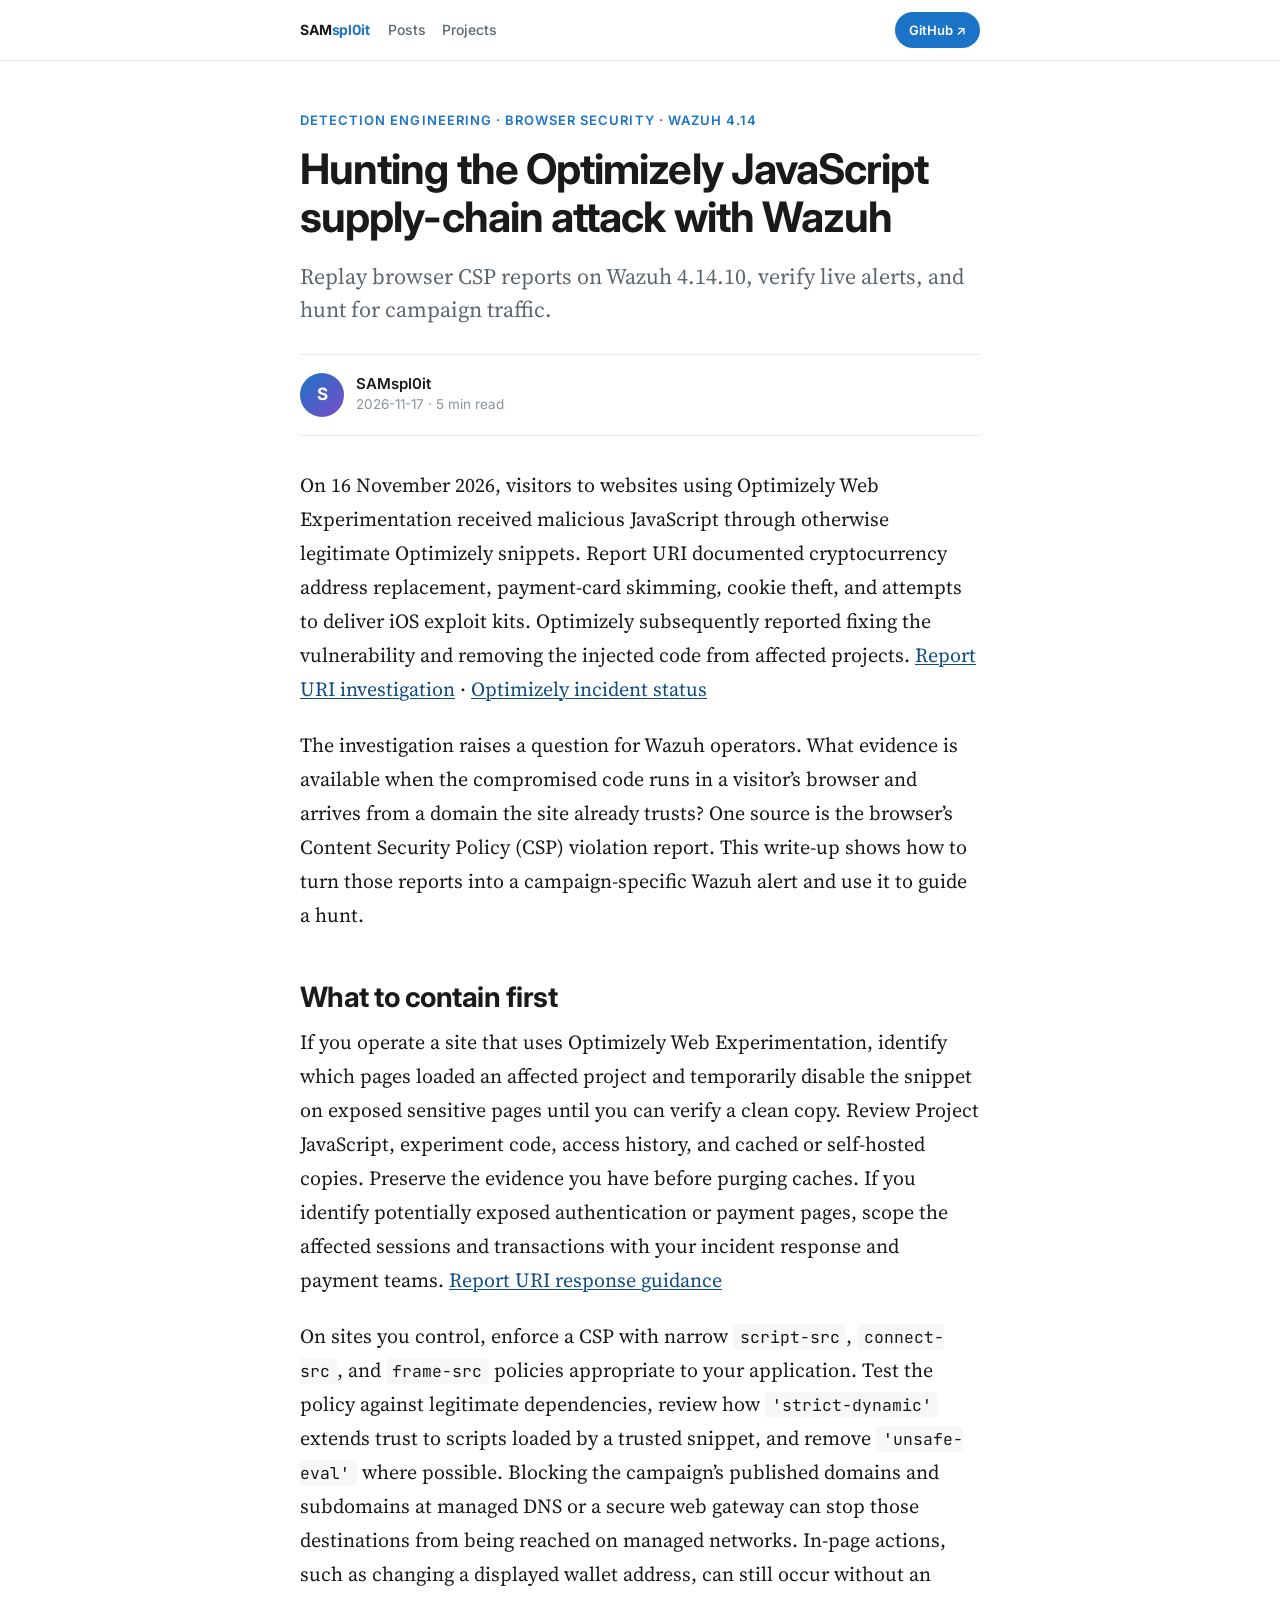
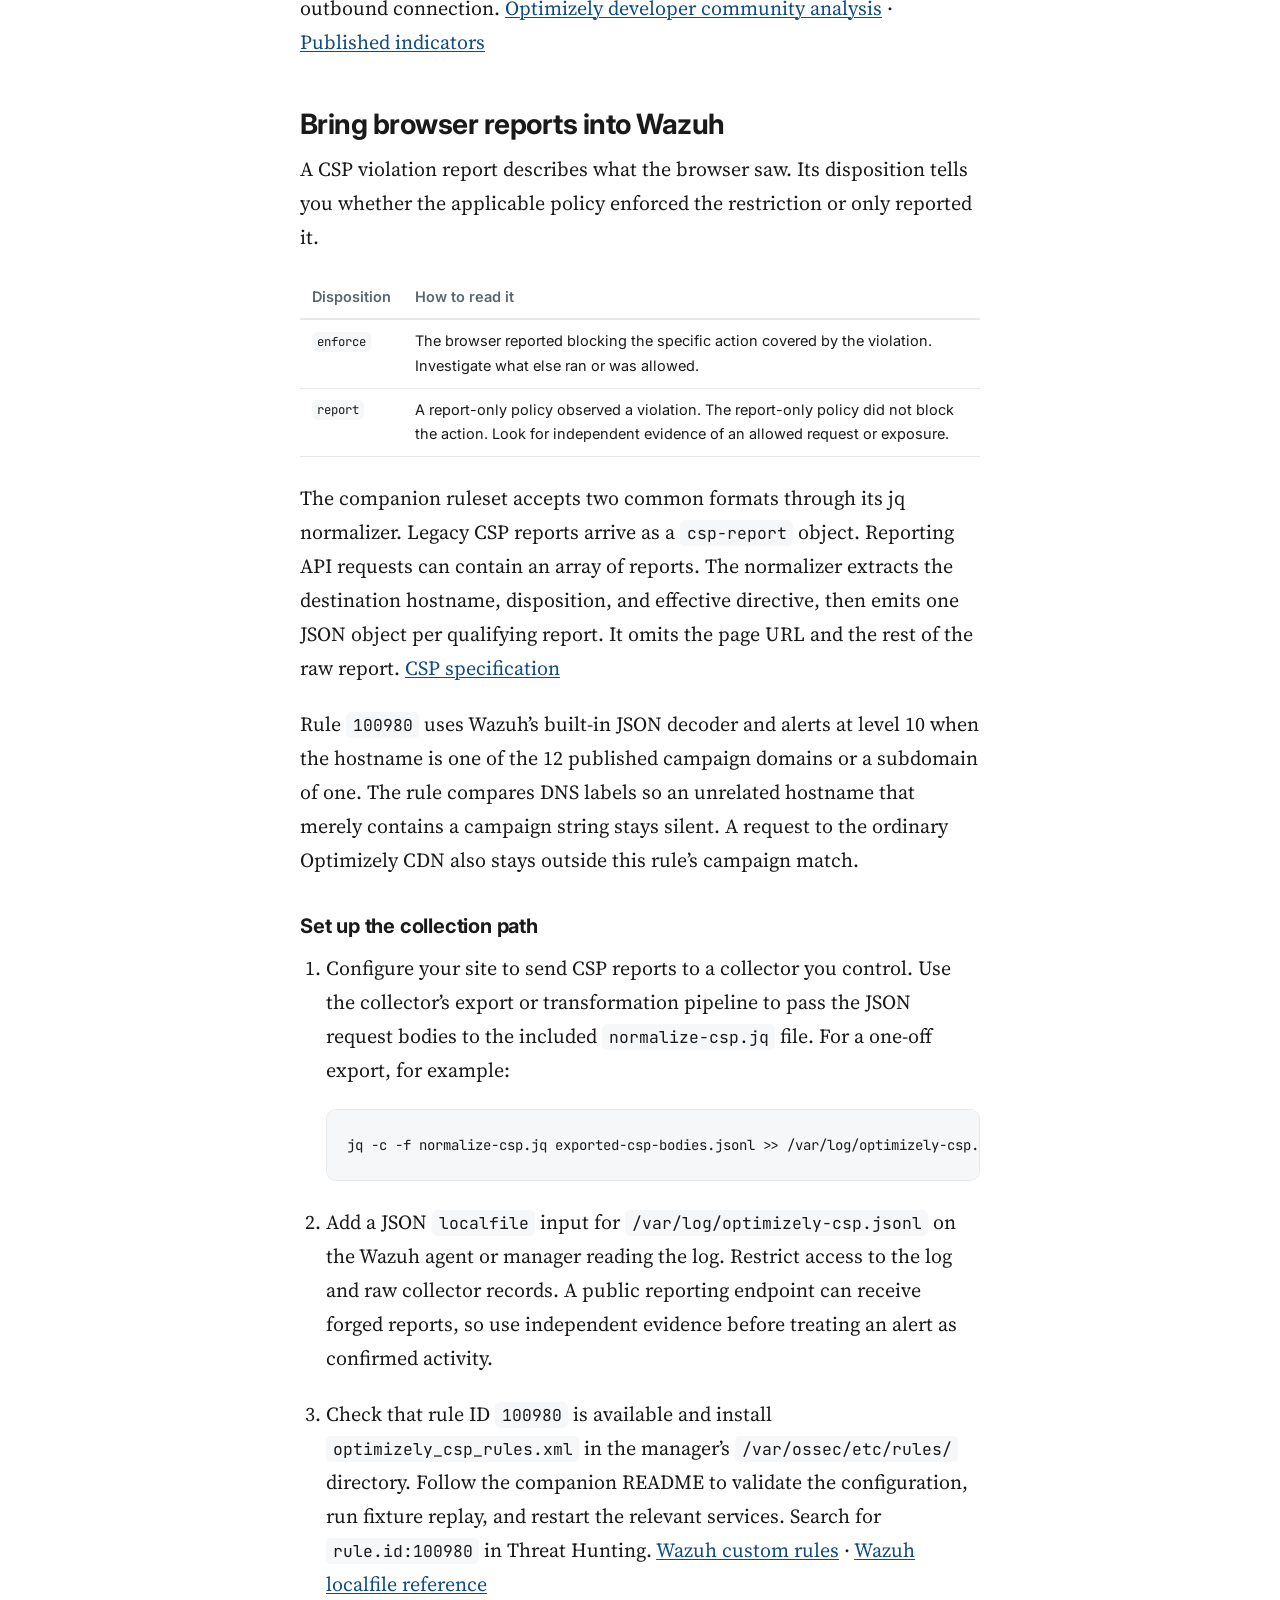
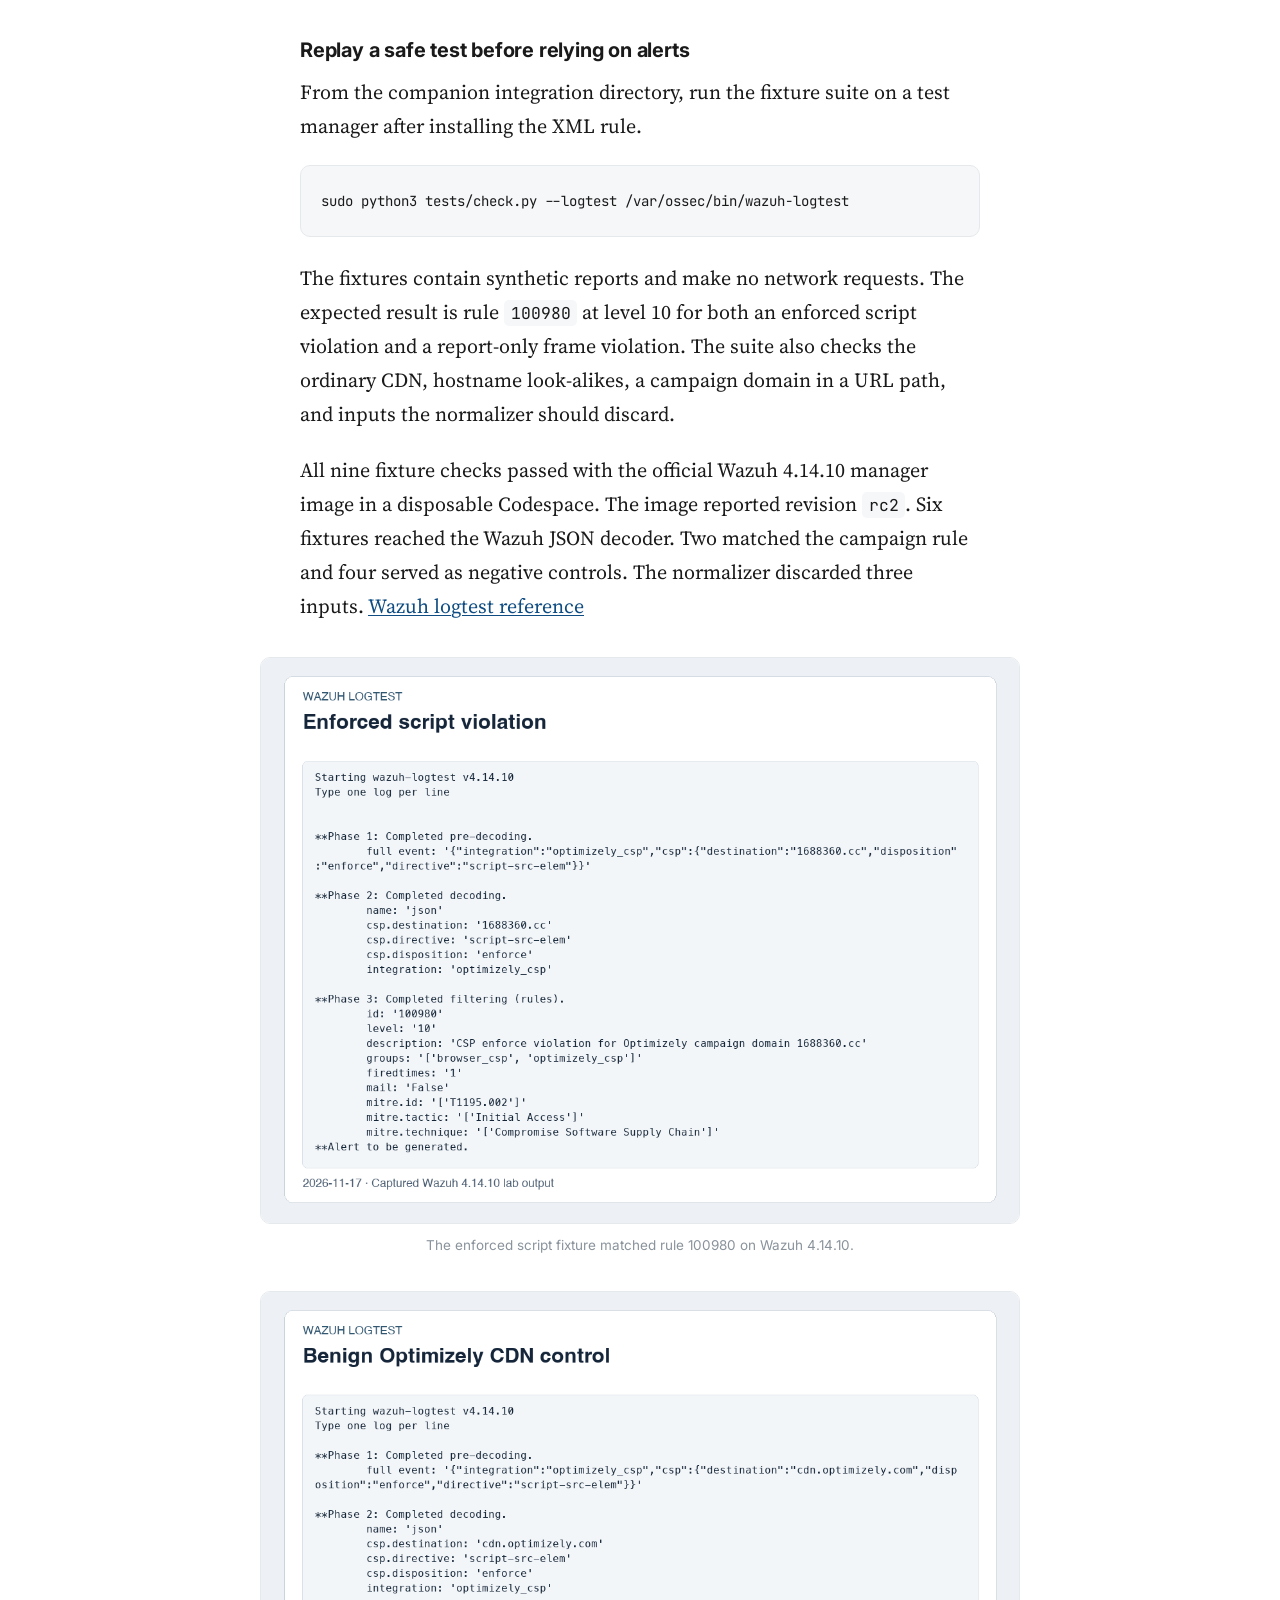
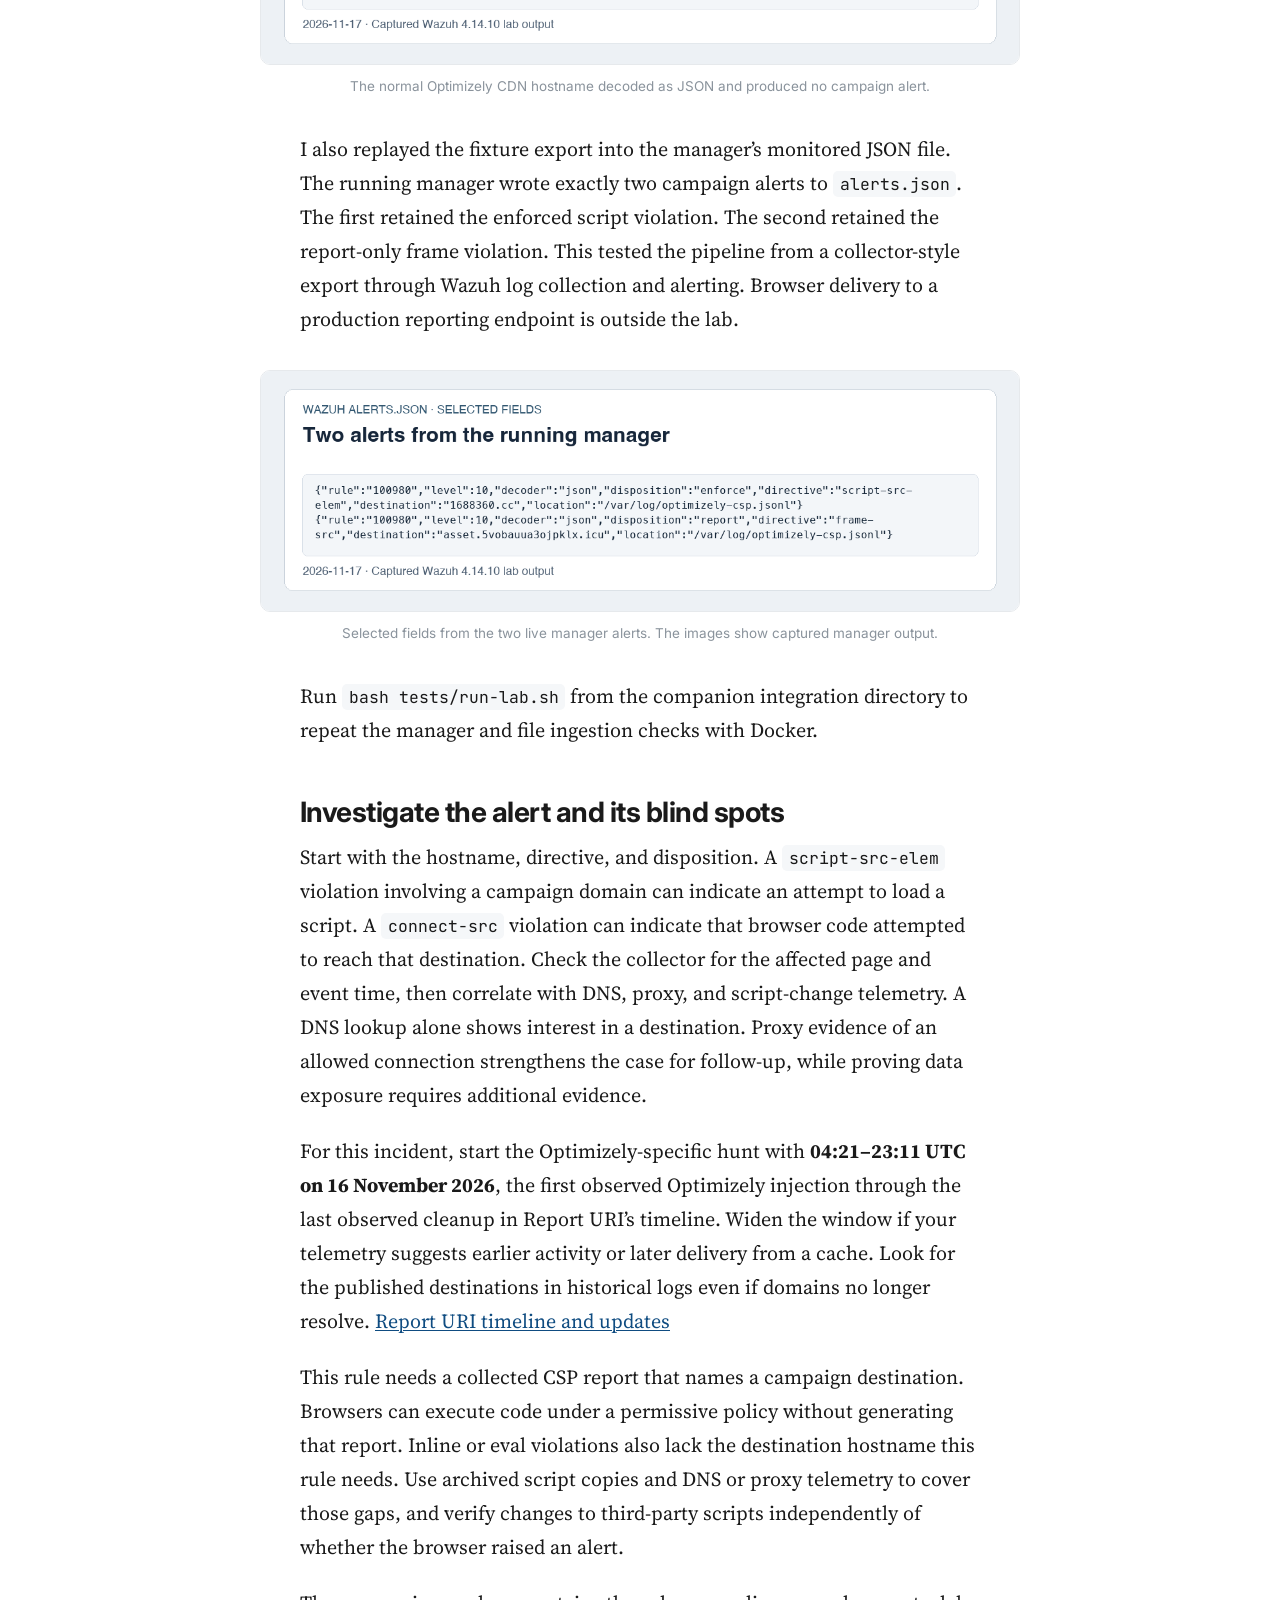
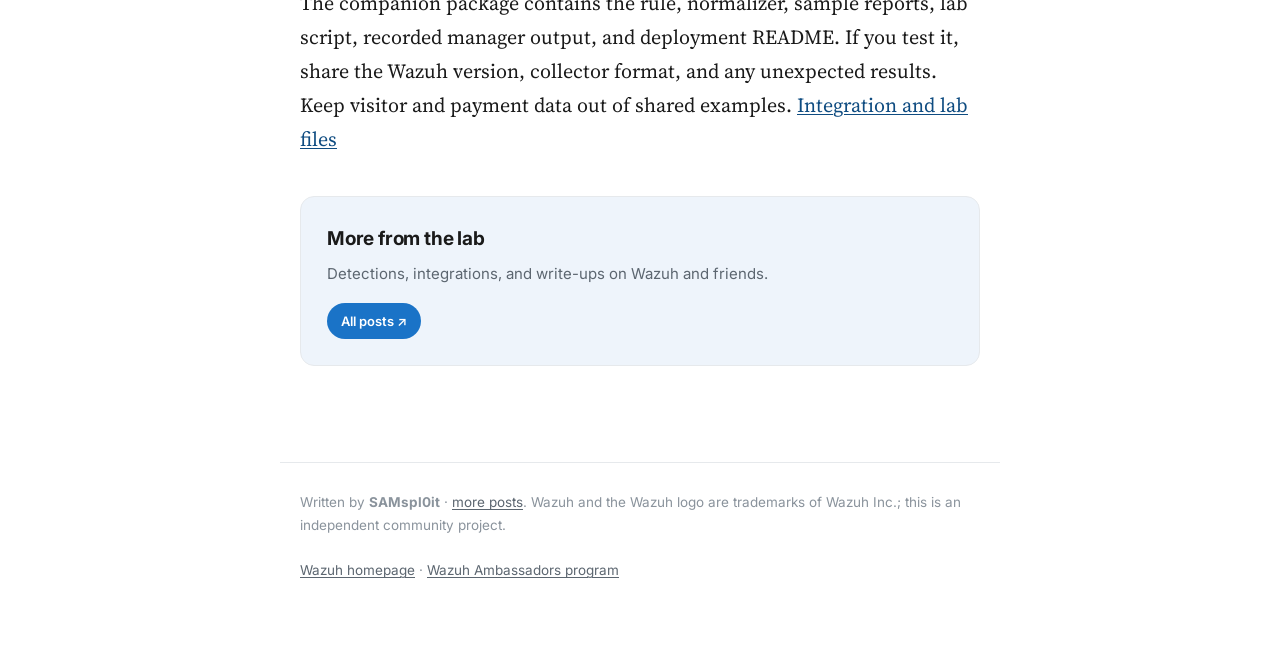
<file: posts/optimizely-wazuh.html>
<!doctype html>
<html lang="en">
<head>
<meta charset="utf-8">
<meta name="viewport" content="width=device-width, initial-scale=1">
<title>Hunting the Optimizely JavaScript supply-chain attack with Wazuh · SAMspl0it</title>
<meta name="description" content="Replay browser CSP reports on Wazuh 4.14.10, verify live alerts, and hunt for campaign traffic.">
<link rel="preconnect" href="https://fonts.googleapis.com">
<link rel="preconnect" href="https://fonts.gstatic.com" crossorigin>
<link href="https://fonts.googleapis.com/css2?family=Source+Serif+4:opsz,wght@8..60,400;8..60,600;8..60,700&family=Inter:wght@400;500;600;700&family=JetBrains+Mono:wght@400;500&display=swap" rel="stylesheet">
<link rel="stylesheet" href="../assets/style.css">
</head>
<body>
<header class="bar">
  <div class="bar-in">
    <a class="brand" href="../">SAM<span class="dot">spl0it</span></a>
    <nav><a href="../#posts">Posts</a><a href="../#projects">Projects</a></nav>
    <span class="spacer"></span>
    <a class="ghbtn" href="https://github.com/SAMsploit1">GitHub ↗</a>
  </div>
</header>

<main>
  <div class="kicker">Detection Engineering · Browser Security · Wazuh 4.14</div>
  <h1>Hunting the Optimizely JavaScript supply-chain attack with Wazuh</h1>
  <p class="dek">Replay browser CSP reports on Wazuh 4.14.10, verify live alerts, and hunt for campaign traffic.</p>

  <div class="byline">
    <div class="avatar">S</div>
    <div>
      <div class="who">SAMspl0it</div>
      <div class="meta"><time datetime="2026-11-17">2026-11-17</time> · 5 min read</div>
    </div>
  </div>

<p>On 16 November 2026, visitors to websites using Optimizely Web Experimentation received malicious JavaScript through otherwise legitimate Optimizely snippets. Report URI documented cryptocurrency address replacement, payment-card skimming, cookie theft, and attempts to deliver iOS exploit kits. Optimizely subsequently reported fixing the vulnerability and removing the injected code from affected projects. <a href="https://report-uri.ghost.io/worlds-largest-brands-infected-with-malware-via-optimizely/">Report URI investigation</a> · <a href="https://status.optimizely.com/">Optimizely incident status</a></p>
<p>The investigation raises a question for Wazuh operators. What evidence is available when the compromised code runs in a visitor’s browser and arrives from a domain the site already trusts? One source is the browser’s Content Security Policy (CSP) violation report. This write-up shows how to turn those reports into a campaign-specific Wazuh alert and use it to guide a hunt.</p>
<h2>What to contain first</h2>
<p>If you operate a site that uses Optimizely Web Experimentation, identify which pages loaded an affected project and temporarily disable the snippet on exposed sensitive pages until you can verify a clean copy. Review Project JavaScript, experiment code, access history, and cached or self-hosted copies. Preserve the evidence you have before purging caches. If you identify potentially exposed authentication or payment pages, scope the affected sessions and transactions with your incident response and payment teams. <a href="https://report-uri.ghost.io/worlds-largest-brands-infected-with-malware-via-optimizely/#what-to-do-now">Report URI response guidance</a></p>
<p>On sites you control, enforce a CSP with narrow <code>script-src</code>, <code>connect-src</code>, and <code>frame-src</code> policies appropriate to your application. Test the policy against legitimate dependencies, review how <code>'strict-dynamic'</code> extends trust to scripts loaded by a trusted snippet, and remove <code>'unsafe-eval'</code> where possible. Blocking the campaign’s published domains and subdomains at managed DNS or a secure web gateway can stop those destinations from being reached on managed networks. In-page actions, such as changing a displayed wallet address, can still occur without an outbound connection. <a href="https://world.optimizely.com/blogs/mark-stott/dates/2026/11/lessons-from-the-optimizely-web-experimentation-compromise/">Optimizely developer community analysis</a> · <a href="https://report-uri.ghost.io/worlds-largest-brands-infected-with-malware-via-optimizely/#indicators-of-compromise">Published indicators</a></p>
<h2>Bring browser reports into Wazuh</h2>
<p>A CSP violation report describes what the browser saw. Its disposition tells you whether the applicable policy enforced the restriction or only reported it.</p>
<table>
<thead>
<tr>
<th>Disposition</th>
<th>How to read it</th>
</tr>
</thead>
<tbody>
<tr>
<td><code>enforce</code></td>
<td>The browser reported blocking the specific action covered by the violation. Investigate what else ran or was allowed.</td>
</tr>
<tr>
<td><code>report</code></td>
<td>A report-only policy observed a violation. The report-only policy did not block the action. Look for independent evidence of an allowed request or exposure.</td>
</tr>
</tbody>
</table>
<p>The companion ruleset accepts two common formats through its jq normalizer. Legacy CSP reports arrive as a <code>csp-report</code> object. Reporting API requests can contain an array of reports. The normalizer extracts the destination hostname, disposition, and effective directive, then emits one JSON object per qualifying report. It omits the page URL and the rest of the raw report. <a href="https://www.w3.org/TR/CSP3/">CSP specification</a></p>
<p>Rule <code>100980</code> uses Wazuh’s built-in JSON decoder and alerts at level 10 when the hostname is one of the 12 published campaign domains or a subdomain of one. The rule compares DNS labels so an unrelated hostname that merely contains a campaign string stays silent. A request to the ordinary Optimizely CDN also stays outside this rule’s campaign match.</p>
<h3>Set up the collection path</h3>
<ol>
<li>
<p>Configure your site to send CSP reports to a collector you control. Use the collector’s export or transformation pipeline to pass the JSON request bodies to the included <code>normalize-csp.jq</code> file. For a one-off export, for example:</p>
<pre><code class="language-sh">jq -c -f normalize-csp.jq exported-csp-bodies.jsonl &gt;&gt; /var/log/optimizely-csp.jsonl
</code></pre>
</li>
<li>
<p>Add a JSON <code>localfile</code> input for <code>/var/log/optimizely-csp.jsonl</code> on the Wazuh agent or manager reading the log. Restrict access to the log and raw collector records. A public reporting endpoint can receive forged reports, so use independent evidence before treating an alert as confirmed activity.</p>
</li>
<li>
<p>Check that rule ID <code>100980</code> is available and install <code>optimizely_csp_rules.xml</code> in the manager’s <code>/var/ossec/etc/rules/</code> directory. Follow the companion README to validate the configuration, run fixture replay, and restart the relevant services. Search for <code>rule.id:100980</code> in Threat Hunting. <a href="https://documentation.wazuh.com/current/user-manual/ruleset/rules/custom.html">Wazuh custom rules</a> · <a href="https://documentation.wazuh.com/current/user-manual/reference/ossec-conf/localfile.html">Wazuh localfile reference</a></p>
</li>
</ol>
<h3>Replay a safe test before relying on alerts</h3>
<p>From the companion integration directory, run the fixture suite on a test manager after installing the XML rule.</p>
<pre><code class="language-sh">sudo python3 tests/check.py --logtest /var/ossec/bin/wazuh-logtest
</code></pre>
<p>The fixtures contain synthetic reports and make no network requests. The expected result is rule <code>100980</code> at level 10 for both an enforced script violation and a report-only frame violation. The suite also checks the ordinary CDN, hostname look-alikes, a campaign domain in a URL path, and inputs the normalizer should discard.</p>
<p>All nine fixture checks passed with the official Wazuh 4.14.10 manager image in a disposable Codespace. The image reported revision <code>rc2</code>. Six fixtures reached the Wazuh JSON decoder. Two matched the campaign rule and four served as negative controls. The normalizer discarded three inputs. <a href="https://documentation.wazuh.com/current/user-manual/reference/tools/wazuh-logtest.html">Wazuh logtest reference</a></p>
<figure>
<img src="../assets/optimizely-wazuh/logtest-enforce.png" alt="Wazuh Logtest decodes an enforced script violation and matches rule 100980 at level 10." loading="lazy">
<figcaption>The enforced script fixture matched rule 100980 on Wazuh 4.14.10.</figcaption>
</figure>
<figure>
<img src="../assets/optimizely-wazuh/logtest-cdn-control.png" alt="Wazuh Logtest decodes a normal Optimizely CDN hostname without a campaign match." loading="lazy">
<figcaption>The normal Optimizely CDN hostname decoded as JSON and produced no campaign alert.</figcaption>
</figure>
<p>I also replayed the fixture export into the manager’s monitored JSON file. The running manager wrote exactly two campaign alerts to <code>alerts.json</code>. The first retained the enforced script violation. The second retained the report-only frame violation. This tested the pipeline from a collector-style export through Wazuh log collection and alerting. Browser delivery to a production reporting endpoint is outside the lab.</p>
<figure>
<img src="../assets/optimizely-wazuh/manager-alerts.png" alt="Two live Wazuh alert records with rule 100980 and the enforce and report dispositions." loading="lazy">
<figcaption>Selected fields from the two live manager alerts. The images show captured manager output.</figcaption>
</figure>
<p>Run <code>bash tests/run-lab.sh</code> from the companion integration directory to repeat the manager and file ingestion checks with Docker.</p>
<h2>Investigate the alert and its blind spots</h2>
<p>Start with the hostname, directive, and disposition. A <code>script-src-elem</code> violation involving a campaign domain can indicate an attempt to load a script. A <code>connect-src</code> violation can indicate that browser code attempted to reach that destination. Check the collector for the affected page and event time, then correlate with DNS, proxy, and script-change telemetry. A DNS lookup alone shows interest in a destination. Proxy evidence of an allowed connection strengthens the case for follow-up, while proving data exposure requires additional evidence.</p>
<p>For this incident, start the Optimizely-specific hunt with <strong>04:21–23:11 UTC on 16 November 2026</strong>, the first observed Optimizely injection through the last observed cleanup in Report URI’s timeline. Widen the window if your telemetry suggests earlier activity or later delivery from a cache. Look for the published destinations in historical logs even if domains no longer resolve. <a href="https://report-uri.ghost.io/worlds-largest-brands-infected-with-malware-via-optimizely/">Report URI timeline and updates</a></p>
<p>This rule needs a collected CSP report that names a campaign destination. Browsers can execute code under a permissive policy without generating that report. Inline or eval violations also lack the destination hostname this rule needs. Use archived script copies and DNS or proxy telemetry to cover those gaps, and verify changes to third-party scripts independently of whether the browser raised an alert.</p>
<p>The companion package contains the rule, normalizer, sample reports, lab script, recorded manager output, and deployment README. If you test it, share the Wazuh version, collector format, and any unexpected results. Keep visitor and payment data out of shared examples. <a href="https://github.com/SAMsploit1/integrations/tree/feat/optimizely-csp-detection/integrations/optimizely_csp">Integration and lab files</a></p>

  <div class="cta">
    <h3 class="sans">More from the lab</h3>
    <p>Detections, integrations, and write-ups on Wazuh and friends.</p>
    <a class="ghbtn" href="../">All posts ↗</a>
  </div>
</main>

<footer>
  <p>Written by <strong>SAMspl0it</strong> · <a href="../">more posts</a>.
  Wazuh and the Wazuh logo are trademarks of Wazuh Inc.; this is an independent community project.</p>
  <p class="ambassador-links"><a href="https://wazuh.com/?utm_source=ambassadors&amp;utm_medium=referral&amp;utm_campaign=ambassadors+program">Wazuh homepage</a> · <a href="https://wazuh.com/ambassadors-program/?utm_source=ambassadors&amp;utm_medium=referral&amp;utm_campaign=ambassadors+program">Wazuh Ambassadors program</a></p>
</footer>
</body>
</html>
</file>
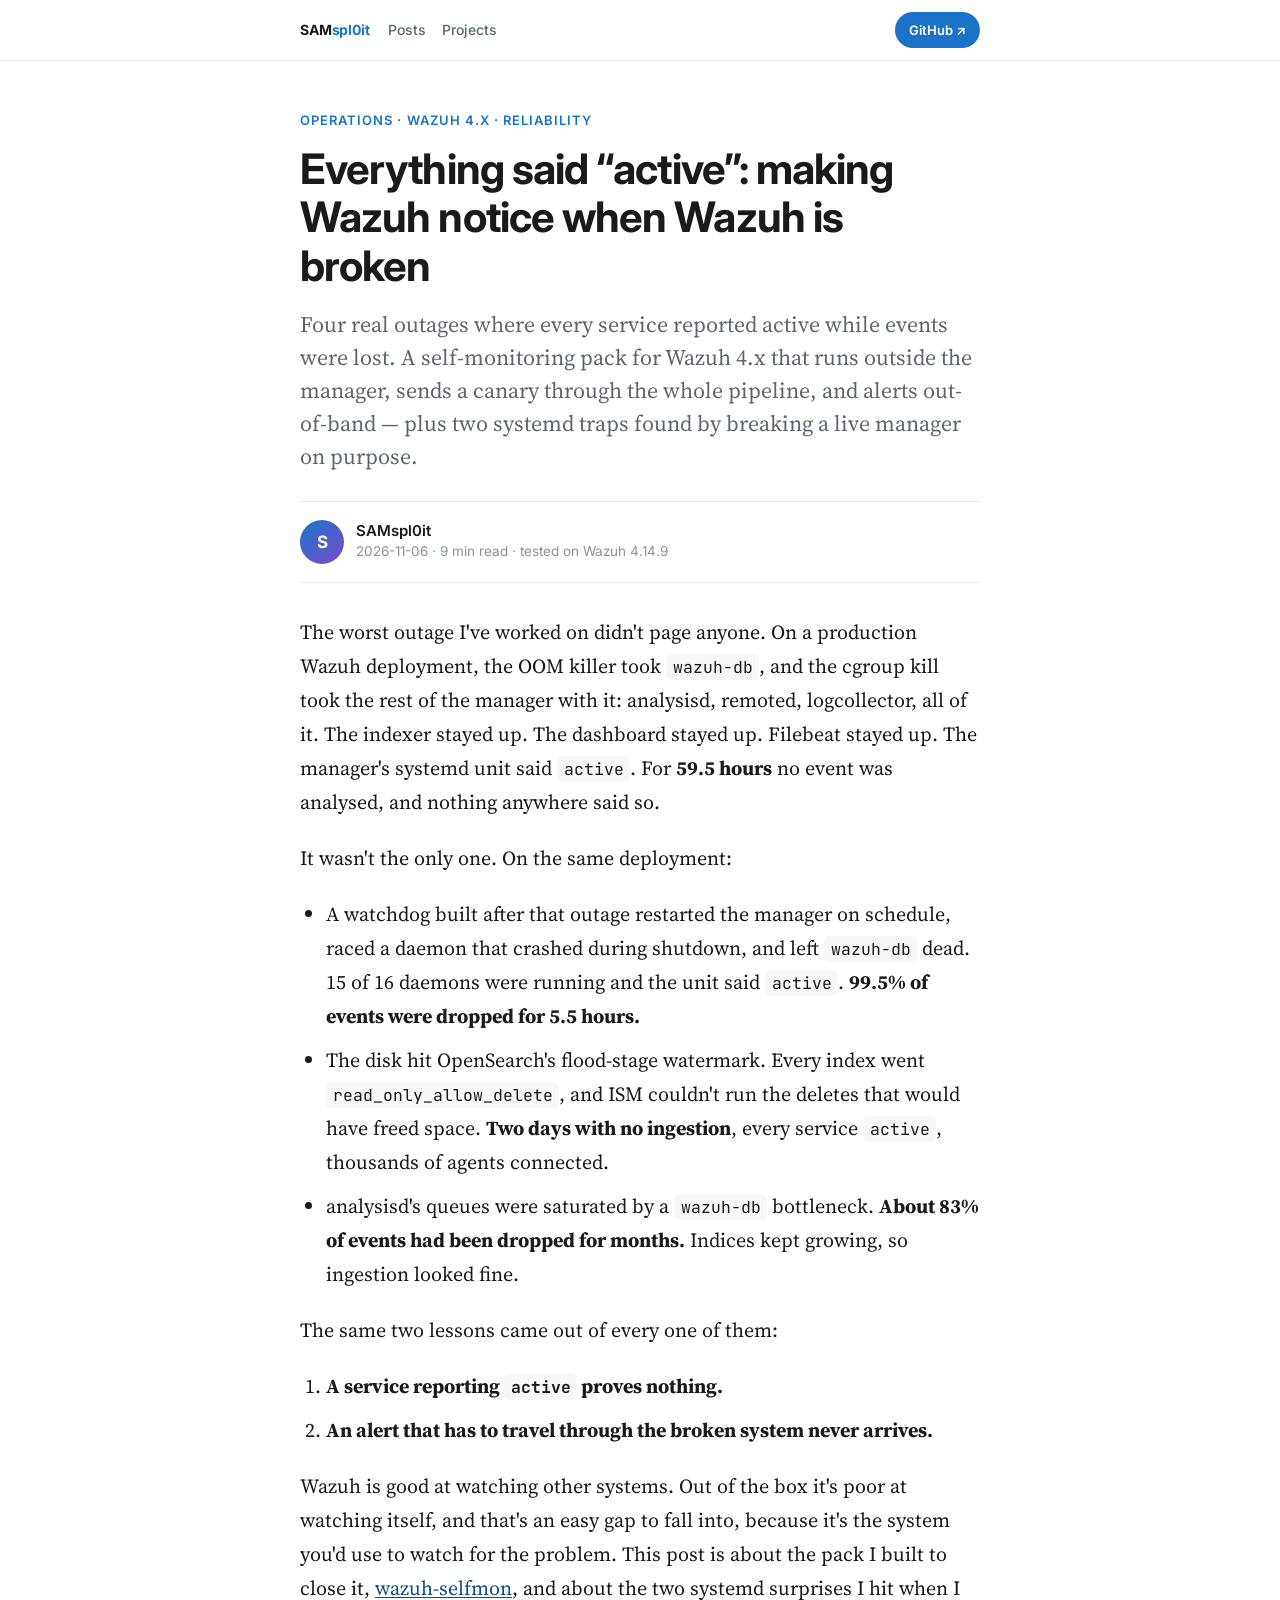
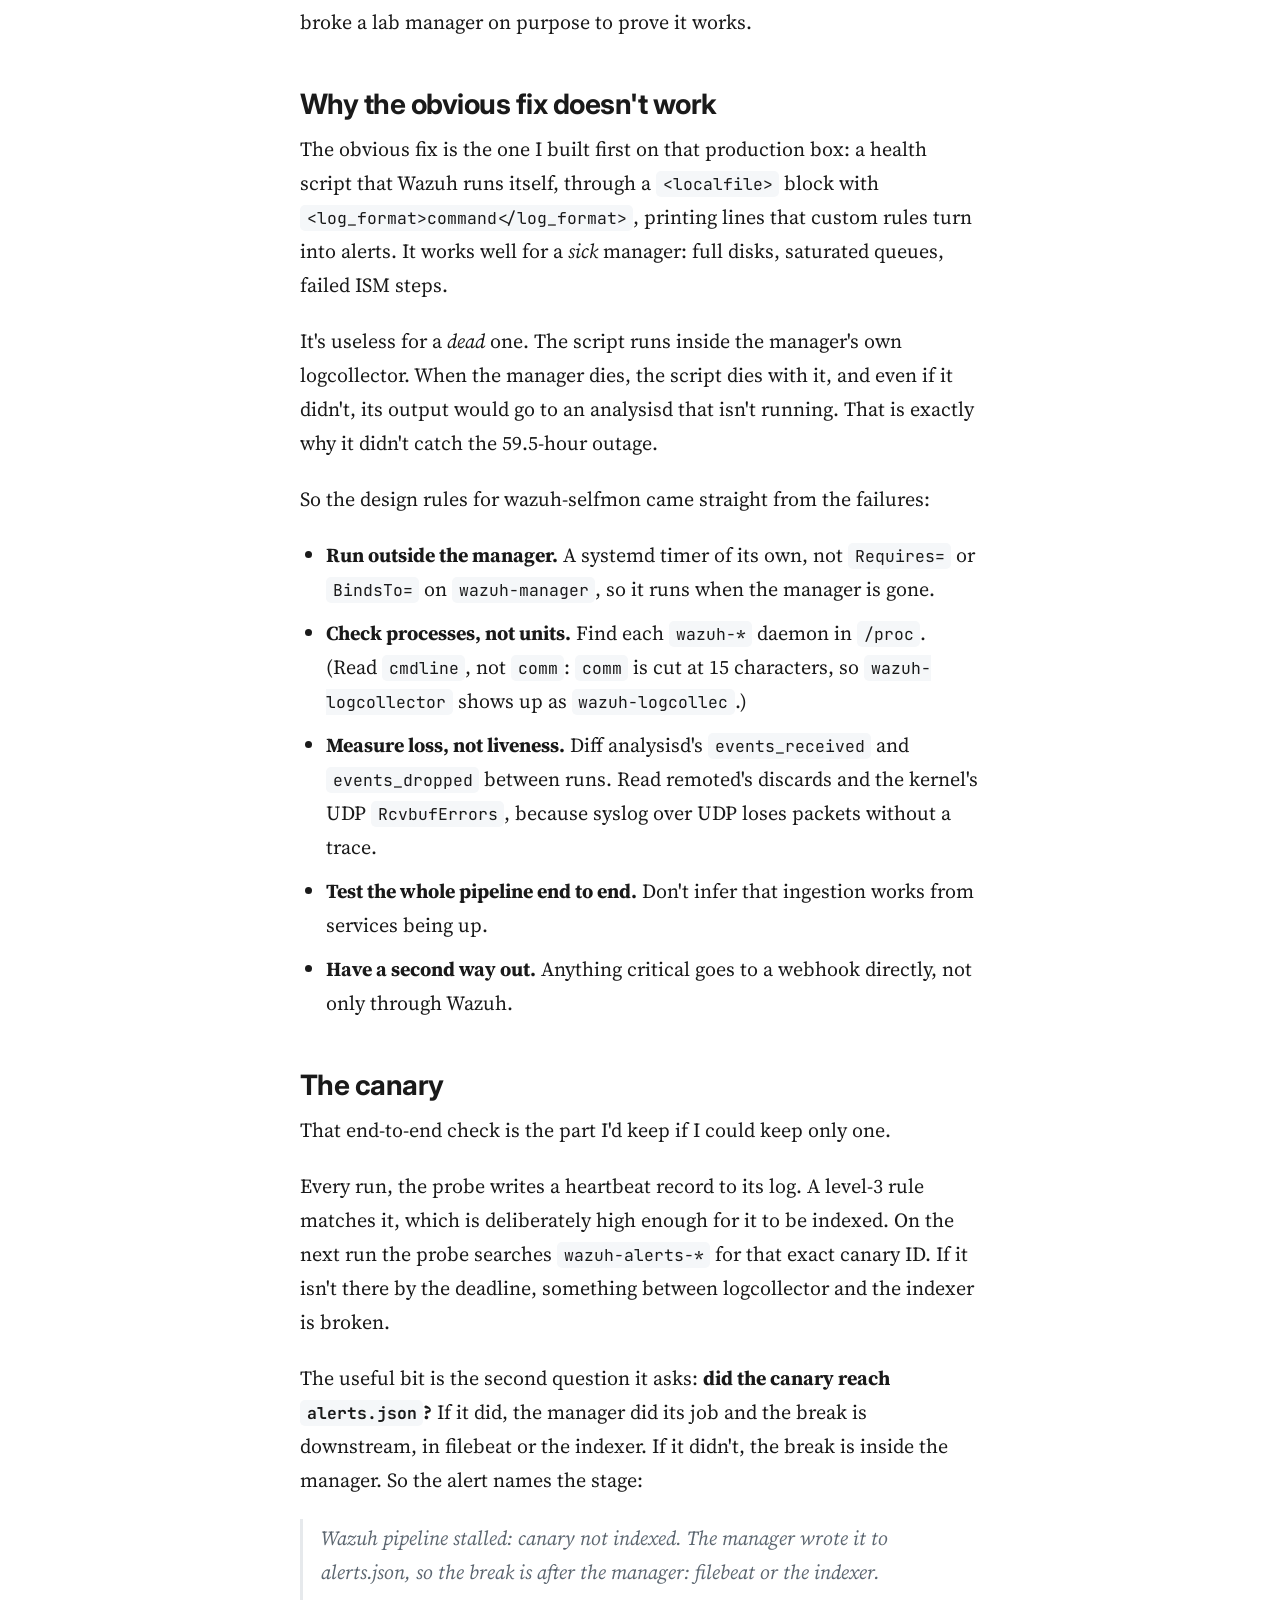
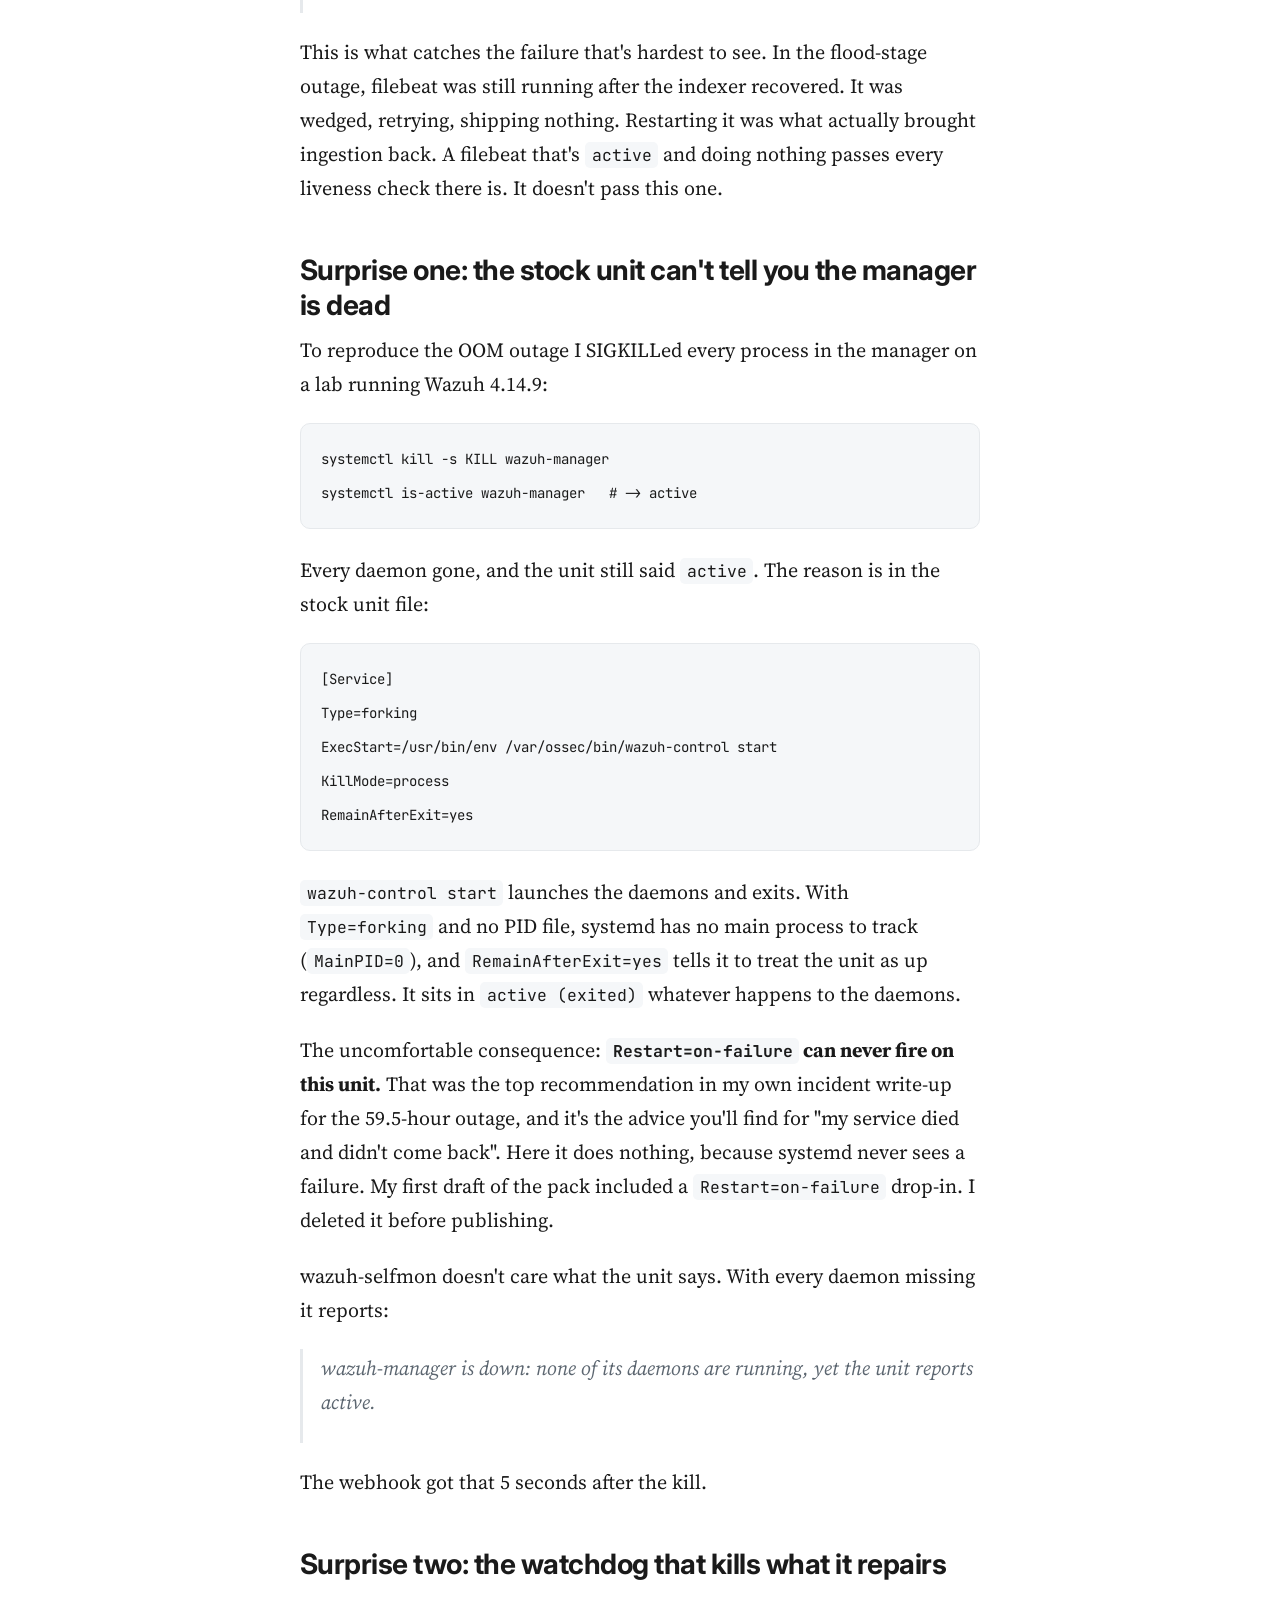
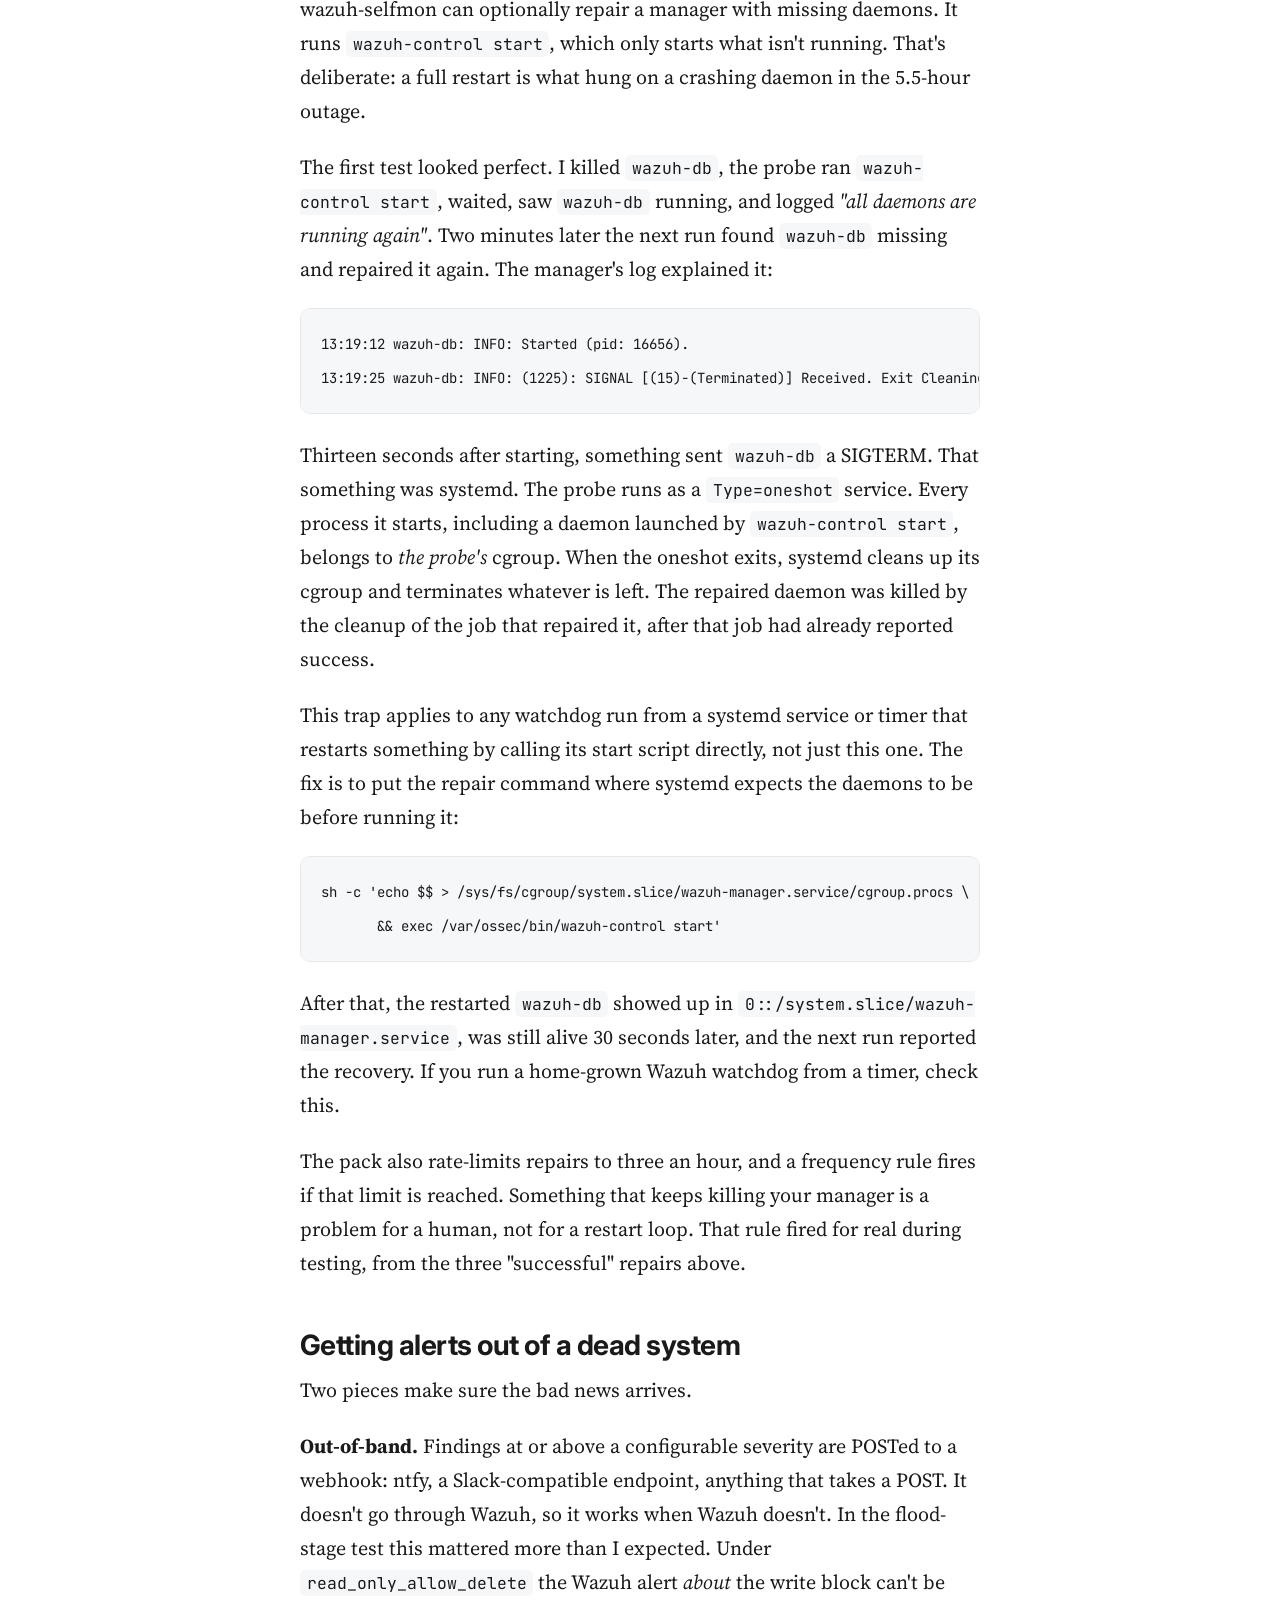
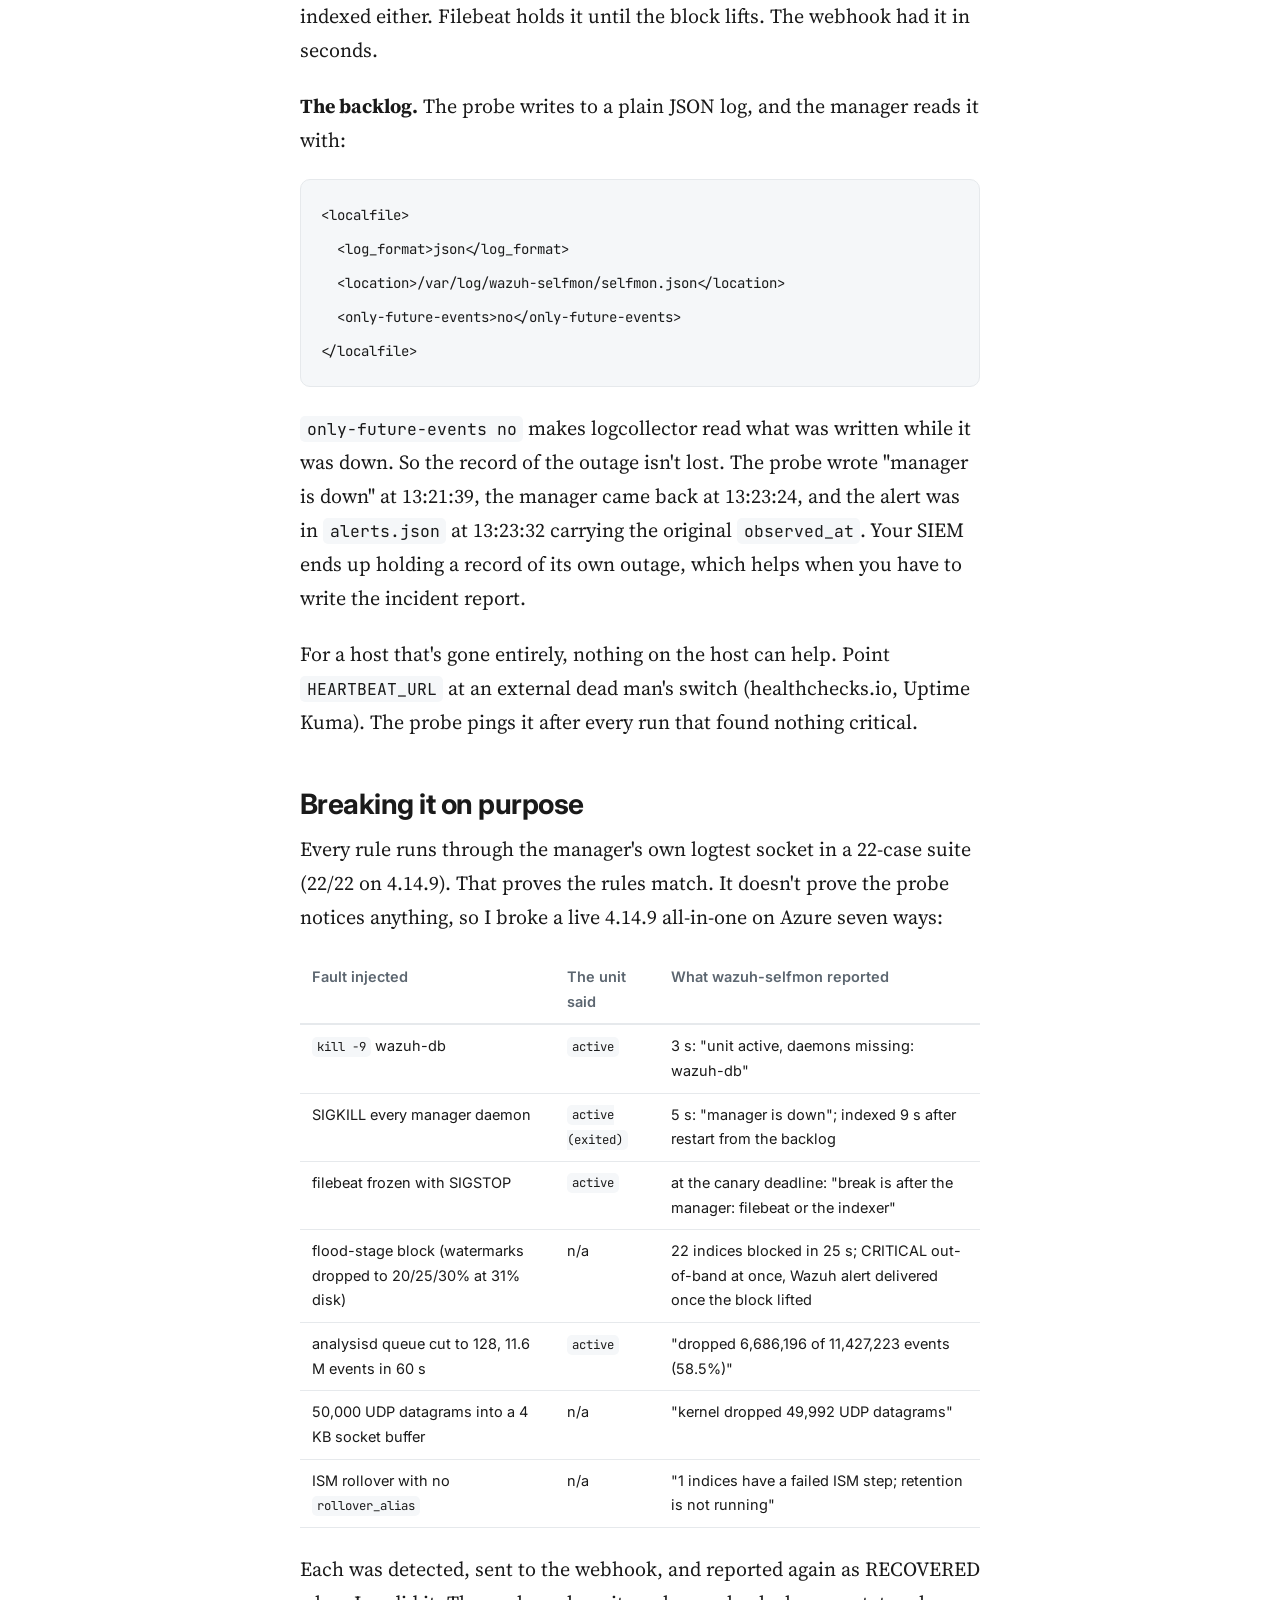
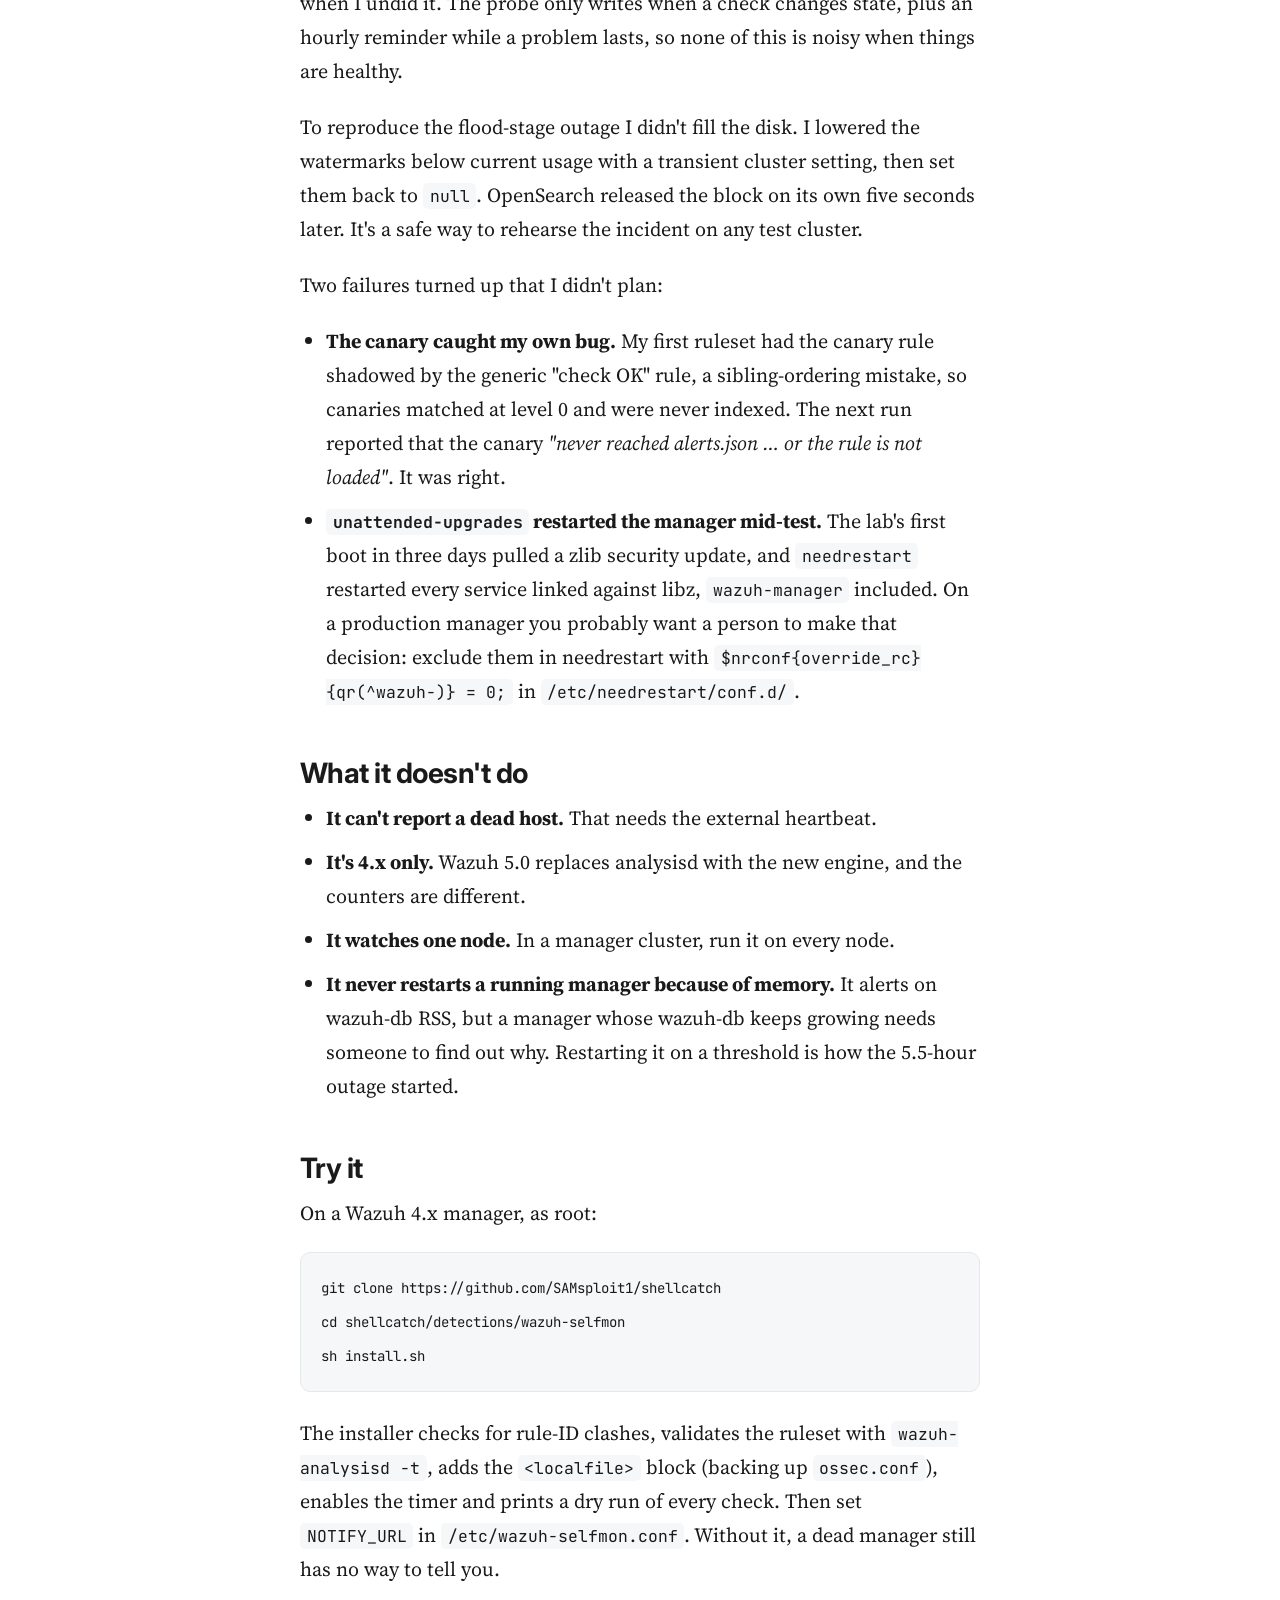
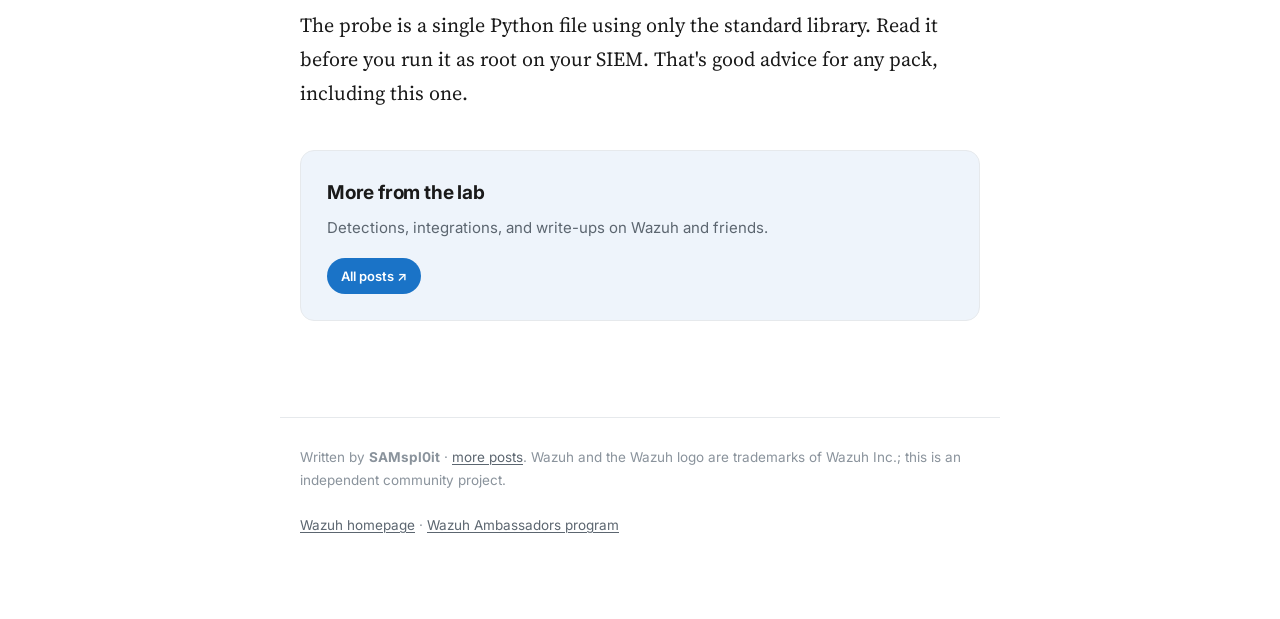
<file: posts/wazuh-selfmon.html>
<!doctype html>
<html lang="en">
<head>
<meta charset="utf-8">
<meta name="viewport" content="width=device-width, initial-scale=1">
<title>Everything said “active”: making Wazuh notice when Wazuh is broken · SAMspl0it</title>
<meta name="description" content="Four real outages where every service reported active while events were lost. A self-monitoring pack for Wazuh 4.x that runs outside the manager, sends a canary through the whole pipeline, and alerts out-of-band — plus two systemd traps found by breaking a live manager on purpose.">
<link rel="preconnect" href="https://fonts.googleapis.com">
<link rel="preconnect" href="https://fonts.gstatic.com" crossorigin>
<link href="https://fonts.googleapis.com/css2?family=Source+Serif+4:opsz,wght@8..60,400;8..60,600;8..60,700&family=Inter:wght@400;500;600;700&family=JetBrains+Mono:wght@400;500&display=swap" rel="stylesheet">
<link rel="stylesheet" href="../assets/style.css">
</head>
<body>
<header class="bar">
  <div class="bar-in">
    <a class="brand" href="../">SAM<span class="dot">spl0it</span></a>
    <nav><a href="../#posts">Posts</a><a href="../#projects">Projects</a></nav>
    <span class="spacer"></span>
    <a class="ghbtn" href="https://github.com/SAMsploit1">GitHub ↗</a>
  </div>
</header>

<main>
  <div class="kicker">Operations · Wazuh 4.x · Reliability</div>
  <h1>Everything said “active”: making Wazuh notice when Wazuh is broken</h1>
  <p class="dek">Four real outages where every service reported active while events were lost. A self-monitoring pack for Wazuh 4.x that runs outside the manager, sends a canary through the whole pipeline, and alerts out-of-band — plus two systemd traps found by breaking a live manager on purpose.</p>

  <div class="byline">
    <div class="avatar">S</div>
    <div>
      <div class="who">SAMspl0it</div>
      <div class="meta"><time datetime="2026-11-06">2026-11-06</time> · 9 min read · tested on Wazuh 4.14.9</div>
    </div>
  </div>

<p>The worst outage I've worked on didn't page anyone. On a production Wazuh
deployment, the OOM killer took <code>wazuh-db</code>, and the cgroup kill took the rest
of the manager with it: analysisd, remoted, logcollector, all of it. The
indexer stayed up. The dashboard stayed up. Filebeat stayed up. The manager's
systemd unit said <code>active</code>. For <strong>59.5 hours</strong> no event was analysed, and
nothing anywhere said so.</p>
<p>It wasn't the only one. On the same deployment:</p>
<ul>
<li>A watchdog built after that outage restarted the manager on schedule, raced
  a daemon that crashed during shutdown, and left <code>wazuh-db</code> dead. 15 of 16
  daemons were running and the unit said <code>active</code>. <strong>99.5% of events were
  dropped for 5.5 hours.</strong></li>
<li>The disk hit OpenSearch's flood-stage watermark. Every index went
  <code>read_only_allow_delete</code>, and ISM couldn't run the deletes that would have
  freed space. <strong>Two days with no ingestion</strong>, every service <code>active</code>, thousands
  of agents connected.</li>
<li>analysisd's queues were saturated by a <code>wazuh-db</code> bottleneck. <strong>About 83% of
  events had been dropped for months.</strong> Indices kept growing, so ingestion
  looked fine.</li>
</ul>
<p>The same two lessons came out of every one of them:</p>
<ol>
<li><strong>A service reporting <code>active</code> proves nothing.</strong></li>
<li><strong>An alert that has to travel through the broken system never arrives.</strong></li>
</ol>
<p>Wazuh is good at watching other systems. Out of the box it's poor at watching
itself, and that's an easy gap to fall into, because it's the system you'd use
to watch for the problem. This post is about the pack I built to close it,
<a href="https://github.com/SAMsploit1/shellcatch/tree/master/detections/wazuh-selfmon">wazuh-selfmon</a>,
and about the two systemd surprises I hit when I broke a lab manager on
purpose to prove it works.</p>
<h2>Why the obvious fix doesn't work</h2>
<p>The obvious fix is the one I built first on that production box: a health
script that Wazuh runs itself, through a <code>&lt;localfile&gt;</code> block with
<code>&lt;log_format&gt;command&lt;/log_format&gt;</code>, printing lines that custom rules turn into
alerts. It works well for a <em>sick</em> manager: full disks, saturated queues,
failed ISM steps.</p>
<p>It's useless for a <em>dead</em> one. The script runs inside the manager's own
logcollector. When the manager dies, the script dies with it, and even if it
didn't, its output would go to an analysisd that isn't running. That is
exactly why it didn't catch the 59.5-hour outage.</p>
<p>So the design rules for wazuh-selfmon came straight from the failures:</p>
<ul>
<li><strong>Run outside the manager.</strong> A systemd timer of its own, not <code>Requires=</code> or
  <code>BindsTo=</code> on <code>wazuh-manager</code>, so it runs when the manager is gone.</li>
<li><strong>Check processes, not units.</strong> Find each <code>wazuh-*</code> daemon in <code>/proc</code>.
  (Read <code>cmdline</code>, not <code>comm</code>: <code>comm</code> is cut at 15 characters, so
  <code>wazuh-logcollector</code> shows up as <code>wazuh-logcollec</code>.)</li>
<li><strong>Measure loss, not liveness.</strong> Diff analysisd's <code>events_received</code> and
  <code>events_dropped</code> between runs. Read remoted's discards and the kernel's UDP
  <code>RcvbufErrors</code>, because syslog over UDP loses packets without a trace.</li>
<li><strong>Test the whole pipeline end to end.</strong> Don't infer that ingestion works
  from services being up.</li>
<li><strong>Have a second way out.</strong> Anything critical goes to a webhook directly, not
  only through Wazuh.</li>
</ul>
<h2>The canary</h2>
<p>That end-to-end check is the part I'd keep if I could keep only one.</p>
<p>Every run, the probe writes a heartbeat record to its log. A level-3 rule
matches it, which is deliberately high enough for it to be indexed. On the
next run the probe searches <code>wazuh-alerts-*</code> for that exact canary ID. If it
isn't there by the deadline, something between logcollector and the indexer is
broken.</p>
<p>The useful bit is the second question it asks: <strong>did the canary reach
<code>alerts.json</code>?</strong> If it did, the manager did its job and the break is
downstream, in filebeat or the indexer. If it didn't, the break is inside the
manager. So the alert names the stage:</p>
<blockquote>
<p>Wazuh pipeline stalled: canary not indexed. The manager wrote it to
alerts.json, so the break is after the manager: filebeat or the indexer.</p>
</blockquote>
<p>This is what catches the failure that's hardest to see. In the flood-stage
outage, filebeat was still running after the indexer recovered. It was
wedged, retrying, shipping nothing. Restarting it was what actually brought
ingestion back. A filebeat that's <code>active</code> and doing nothing passes every
liveness check there is. It doesn't pass this one.</p>
<h2>Surprise one: the stock unit can't tell you the manager is dead</h2>
<p>To reproduce the OOM outage I SIGKILLed every process in the manager on a lab
running Wazuh 4.14.9:</p>
<pre><code class="language-sh">systemctl kill -s KILL wazuh-manager
systemctl is-active wazuh-manager   # -&gt; active
</code></pre>
<p>Every daemon gone, and the unit still said <code>active</code>. The reason is in the
stock unit file:</p>
<pre><code class="language-ini">[Service]
Type=forking
ExecStart=/usr/bin/env /var/ossec/bin/wazuh-control start
KillMode=process
RemainAfterExit=yes
</code></pre>
<p><code>wazuh-control start</code> launches the daemons and exits. With <code>Type=forking</code>
and no PID file, systemd has no main process to track (<code>MainPID=0</code>), and
<code>RemainAfterExit=yes</code> tells it to treat the unit as up regardless. It sits in
<code>active (exited)</code> whatever happens to the daemons.</p>
<p>The uncomfortable consequence: <strong><code>Restart=on-failure</code> can never fire on this
unit.</strong> That was the top recommendation in my own incident write-up for the
59.5-hour outage, and it's the advice you'll find for "my service died and
didn't come back". Here it does nothing, because systemd never sees a
failure. My first draft of the pack included a <code>Restart=on-failure</code>
drop-in. I deleted it before publishing.</p>
<p>wazuh-selfmon doesn't care what the unit says. With every daemon missing it
reports:</p>
<blockquote>
<p>wazuh-manager is down: none of its daemons are running, yet the unit
reports active.</p>
</blockquote>
<p>The webhook got that 5 seconds after the kill.</p>
<h2>Surprise two: the watchdog that kills what it repairs</h2>
<p>wazuh-selfmon can optionally repair a manager with missing daemons. It runs
<code>wazuh-control start</code>, which only starts what isn't running. That's
deliberate: a full restart is what hung on a crashing daemon in the 5.5-hour
outage.</p>
<p>The first test looked perfect. I killed <code>wazuh-db</code>, the probe ran
<code>wazuh-control start</code>, waited, saw <code>wazuh-db</code> running, and logged <em>"all
daemons are running again"</em>. Two minutes later the next run found <code>wazuh-db</code>
missing and repaired it again. The manager's log explained it:</p>
<pre><code>13:19:12 wazuh-db: INFO: Started (pid: 16656).
13:19:25 wazuh-db: INFO: (1225): SIGNAL [(15)-(Terminated)] Received. Exit Cleaning...
</code></pre>
<p>Thirteen seconds after starting, something sent <code>wazuh-db</code> a SIGTERM. That
something was systemd. The probe runs as a <code>Type=oneshot</code> service. Every
process it starts, including a daemon launched by <code>wazuh-control start</code>,
belongs to <em>the probe's</em> cgroup. When the oneshot exits, systemd cleans up its
cgroup and terminates whatever is left. The repaired daemon was killed by the
cleanup of the job that repaired it, after that job had already reported
success.</p>
<p>This trap applies to any watchdog run from a systemd service or timer that
restarts something by calling its start script directly, not just this one.
The fix is to put the repair command where systemd expects the daemons to be
before running it:</p>
<pre><code class="language-sh">sh -c 'echo $$ &gt; /sys/fs/cgroup/system.slice/wazuh-manager.service/cgroup.procs \
       &amp;&amp; exec /var/ossec/bin/wazuh-control start'
</code></pre>
<p>After that, the restarted <code>wazuh-db</code> showed up in
<code>0::/system.slice/wazuh-manager.service</code>, was still alive 30 seconds later,
and the next run reported the recovery. If you run a home-grown Wazuh
watchdog from a timer, check this.</p>
<p>The pack also rate-limits repairs to three an hour, and a frequency rule
fires if that limit is reached. Something that keeps killing your manager is a
problem for a human, not for a restart loop. That rule fired for real during
testing, from the three "successful" repairs above.</p>
<h2>Getting alerts out of a dead system</h2>
<p>Two pieces make sure the bad news arrives.</p>
<p><strong>Out-of-band.</strong> Findings at or above a configurable severity are POSTed to a
webhook: ntfy, a Slack-compatible endpoint, anything that takes a POST. It
doesn't go through Wazuh, so it works when Wazuh doesn't. In the flood-stage
test this mattered more than I expected. Under <code>read_only_allow_delete</code> the
Wazuh alert <em>about</em> the write block can't be indexed either. Filebeat holds
it until the block lifts. The webhook had it in seconds.</p>
<p><strong>The backlog.</strong> The probe writes to a plain JSON log, and the manager reads
it with:</p>
<pre><code class="language-xml">&lt;localfile&gt;
  &lt;log_format&gt;json&lt;/log_format&gt;
  &lt;location&gt;/var/log/wazuh-selfmon/selfmon.json&lt;/location&gt;
  &lt;only-future-events&gt;no&lt;/only-future-events&gt;
&lt;/localfile&gt;
</code></pre>
<p><code>only-future-events no</code> makes logcollector read what was written while it was
down. So the record of the outage isn't lost. The probe wrote "manager is
down" at 13:21:39, the manager came back at 13:23:24, and the alert was in
<code>alerts.json</code> at 13:23:32 carrying the original <code>observed_at</code>. Your SIEM ends
up holding a record of its own outage, which helps when you have to write the
incident report.</p>
<p>For a host that's gone entirely, nothing on the host can help. Point
<code>HEARTBEAT_URL</code> at an external dead man's switch (healthchecks.io, Uptime
Kuma). The probe pings it after every run that found nothing critical.</p>
<h2>Breaking it on purpose</h2>
<p>Every rule runs through the manager's own logtest socket in a 22-case suite
(22/22 on 4.14.9). That proves the rules match. It doesn't prove the probe
notices anything, so I broke a live 4.14.9 all-in-one on Azure seven ways:</p>
<table>
<thead>
<tr>
<th>Fault injected</th>
<th>The unit said</th>
<th>What wazuh-selfmon reported</th>
</tr>
</thead>
<tbody>
<tr>
<td><code>kill -9</code> wazuh-db</td>
<td><code>active</code></td>
<td>3 s: "unit active, daemons missing: wazuh-db"</td>
</tr>
<tr>
<td>SIGKILL every manager daemon</td>
<td><code>active (exited)</code></td>
<td>5 s: "manager is down"; indexed 9 s after restart from the backlog</td>
</tr>
<tr>
<td>filebeat frozen with SIGSTOP</td>
<td><code>active</code></td>
<td>at the canary deadline: "break is after the manager: filebeat or the indexer"</td>
</tr>
<tr>
<td>flood-stage block (watermarks dropped to 20/25/30% at 31% disk)</td>
<td>n/a</td>
<td>22 indices blocked in 25 s; CRITICAL out-of-band at once, Wazuh alert delivered once the block lifted</td>
</tr>
<tr>
<td>analysisd queue cut to 128, 11.6 M events in 60 s</td>
<td><code>active</code></td>
<td>"dropped 6,686,196 of 11,427,223 events (58.5%)"</td>
</tr>
<tr>
<td>50,000 UDP datagrams into a 4 KB socket buffer</td>
<td>n/a</td>
<td>"kernel dropped 49,992 UDP datagrams"</td>
</tr>
<tr>
<td>ISM rollover with no <code>rollover_alias</code></td>
<td>n/a</td>
<td>"1 indices have a failed ISM step; retention is not running"</td>
</tr>
</tbody>
</table>
<p>Each was detected, sent to the webhook, and reported again as RECOVERED when
I undid it. The probe only writes when a check changes state, plus an hourly
reminder while a problem lasts, so none of this is noisy when things are
healthy.</p>
<p>To reproduce the flood-stage outage I didn't fill the disk. I lowered the
watermarks below current usage with a transient cluster setting, then set them
back to <code>null</code>. OpenSearch released the block on its own five seconds later.
It's a safe way to rehearse the incident on any test cluster.</p>
<p>Two failures turned up that I didn't plan:</p>
<ul>
<li><strong>The canary caught my own bug.</strong> My first ruleset had the canary rule
  shadowed by the generic "check OK" rule, a sibling-ordering mistake, so
  canaries matched at level 0 and were never indexed. The next run reported
  that the canary <em>"never reached alerts.json … or the rule is not loaded"</em>.
  It was right.</li>
<li><strong><code>unattended-upgrades</code> restarted the manager mid-test.</strong> The lab's first
  boot in three days pulled a zlib security update, and <code>needrestart</code>
  restarted every service linked against libz, <code>wazuh-manager</code> included. On a
  production manager you probably want a person to make that decision:
  exclude them in needrestart with
  <code>$nrconf{override_rc}{qr(^wazuh-)} = 0;</code> in <code>/etc/needrestart/conf.d/</code>.</li>
</ul>
<h2>What it doesn't do</h2>
<ul>
<li><strong>It can't report a dead host.</strong> That needs the external heartbeat.</li>
<li><strong>It's 4.x only.</strong> Wazuh 5.0 replaces analysisd with the new engine, and
  the counters are different.</li>
<li><strong>It watches one node.</strong> In a manager cluster, run it on every node.</li>
<li><strong>It never restarts a running manager because of memory.</strong> It alerts on
  wazuh-db RSS, but a manager whose wazuh-db keeps growing needs someone to
  find out why. Restarting it on a threshold is how the 5.5-hour outage
  started.</li>
</ul>
<h2>Try it</h2>
<p>On a Wazuh 4.x manager, as root:</p>
<pre><code class="language-sh">git clone https://github.com/SAMsploit1/shellcatch
cd shellcatch/detections/wazuh-selfmon
sh install.sh
</code></pre>
<p>The installer checks for rule-ID clashes, validates the ruleset with
<code>wazuh-analysisd -t</code>, adds the <code>&lt;localfile&gt;</code> block (backing up <code>ossec.conf</code>),
enables the timer and prints a dry run of every check. Then set <code>NOTIFY_URL</code>
in <code>/etc/wazuh-selfmon.conf</code>. Without it, a dead manager still has no way to
tell you.</p>
<p>The probe is a single Python file using only the standard library. Read it
before you run it as root on your SIEM. That's good advice for any pack,
including this one.</p>

  <div class="cta">
    <h3 class="sans">More from the lab</h3>
    <p>Detections, integrations, and write-ups on Wazuh and friends.</p>
    <a class="ghbtn" href="../">All posts ↗</a>
  </div>
</main>

<footer>
  <p>Written by <strong>SAMspl0it</strong> · <a href="../">more posts</a>.
  Wazuh and the Wazuh logo are trademarks of Wazuh Inc.; this is an independent community project.</p>
  <p class="ambassador-links"><a href="https://wazuh.com/?utm_source=ambassadors&amp;utm_medium=referral&amp;utm_campaign=ambassadors+program">Wazuh homepage</a> · <a href="https://wazuh.com/ambassadors-program/?utm_source=ambassadors&amp;utm_medium=referral&amp;utm_campaign=ambassadors+program">Wazuh Ambassadors program</a></p>
</footer>
</body>
</html>
</file>
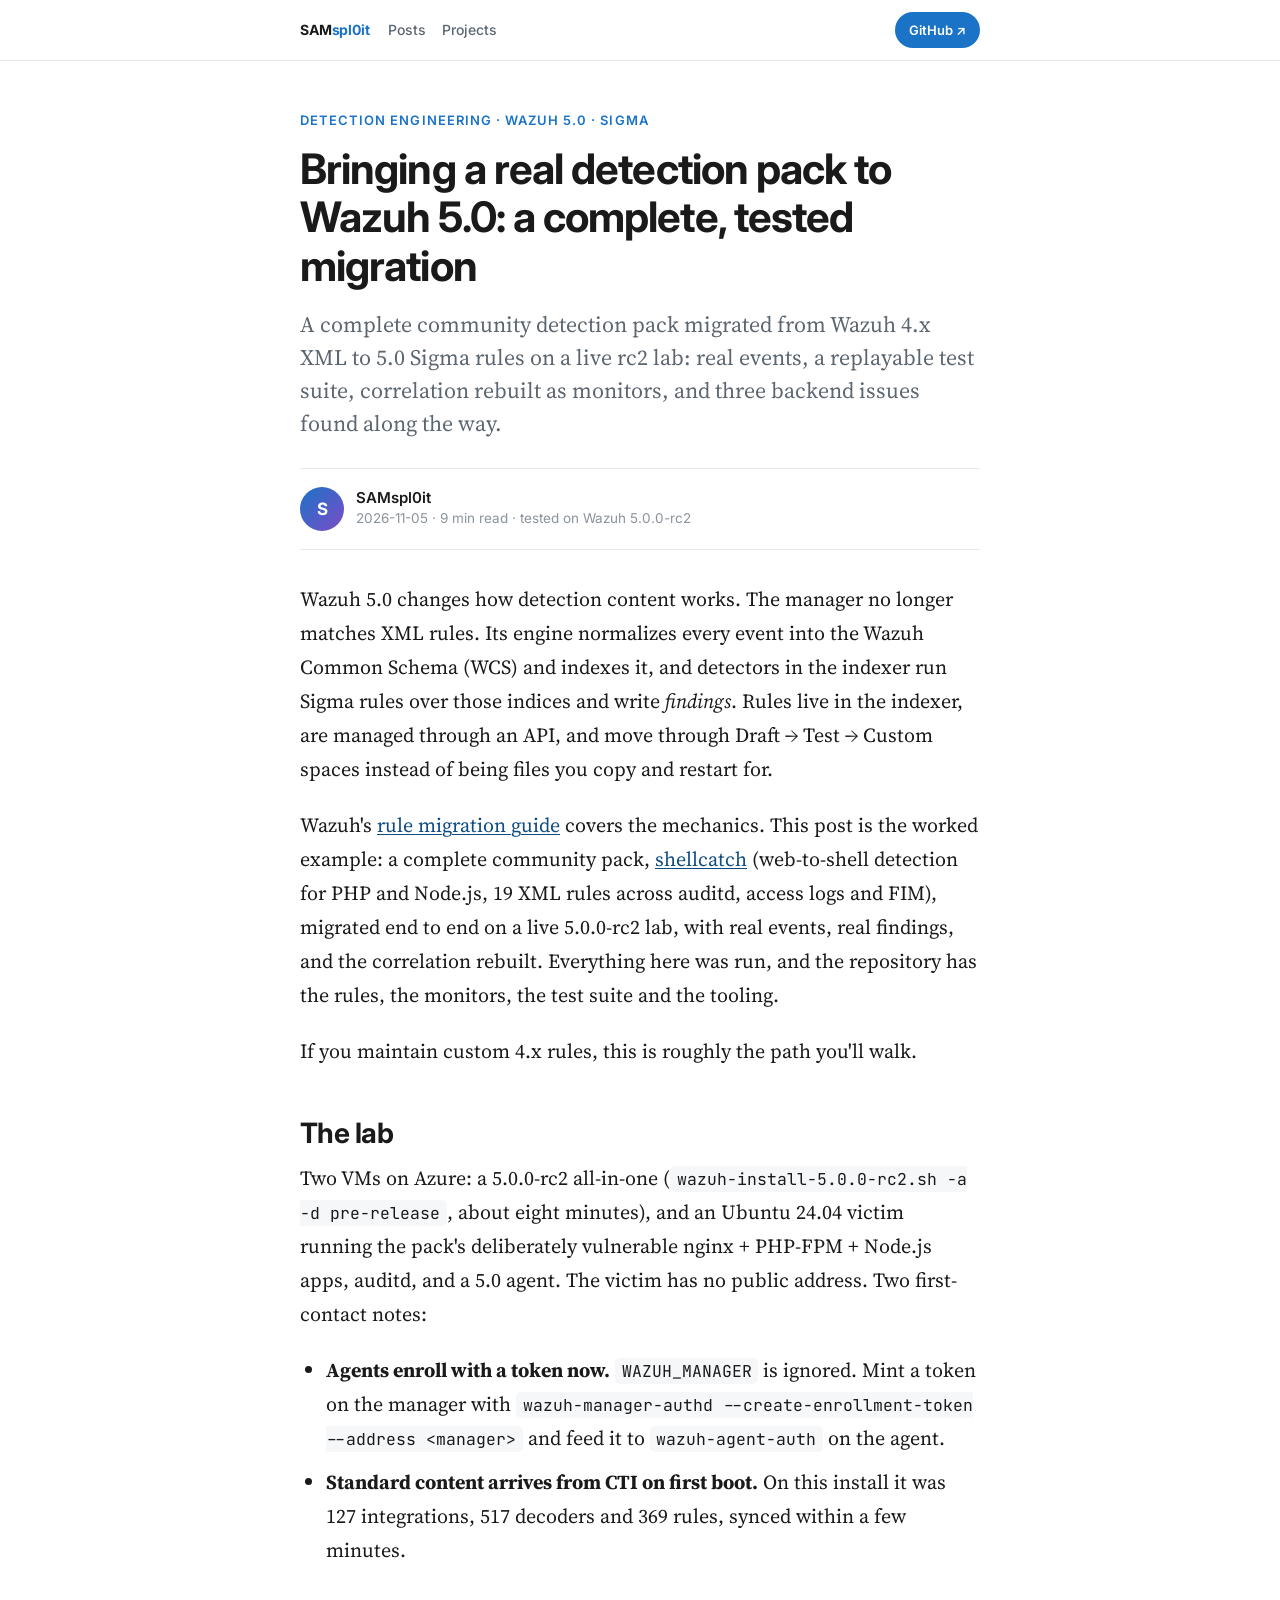
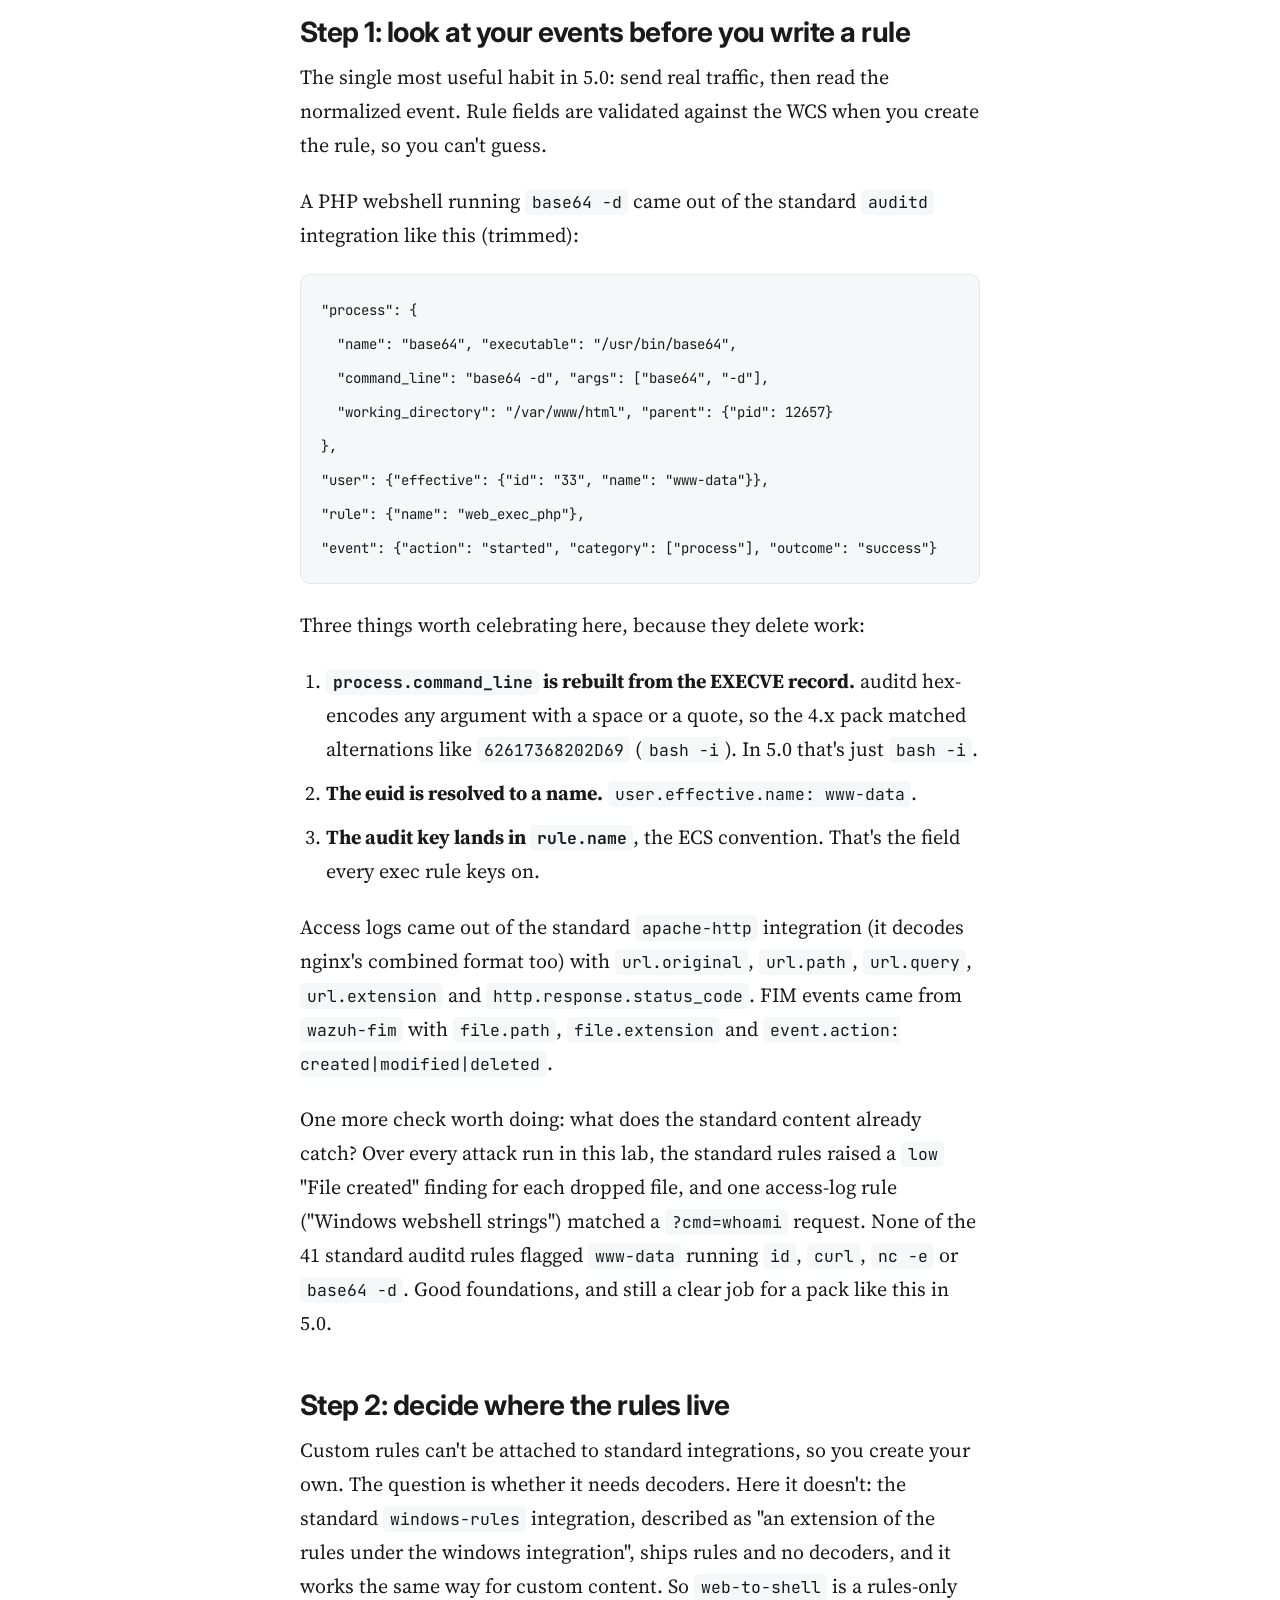
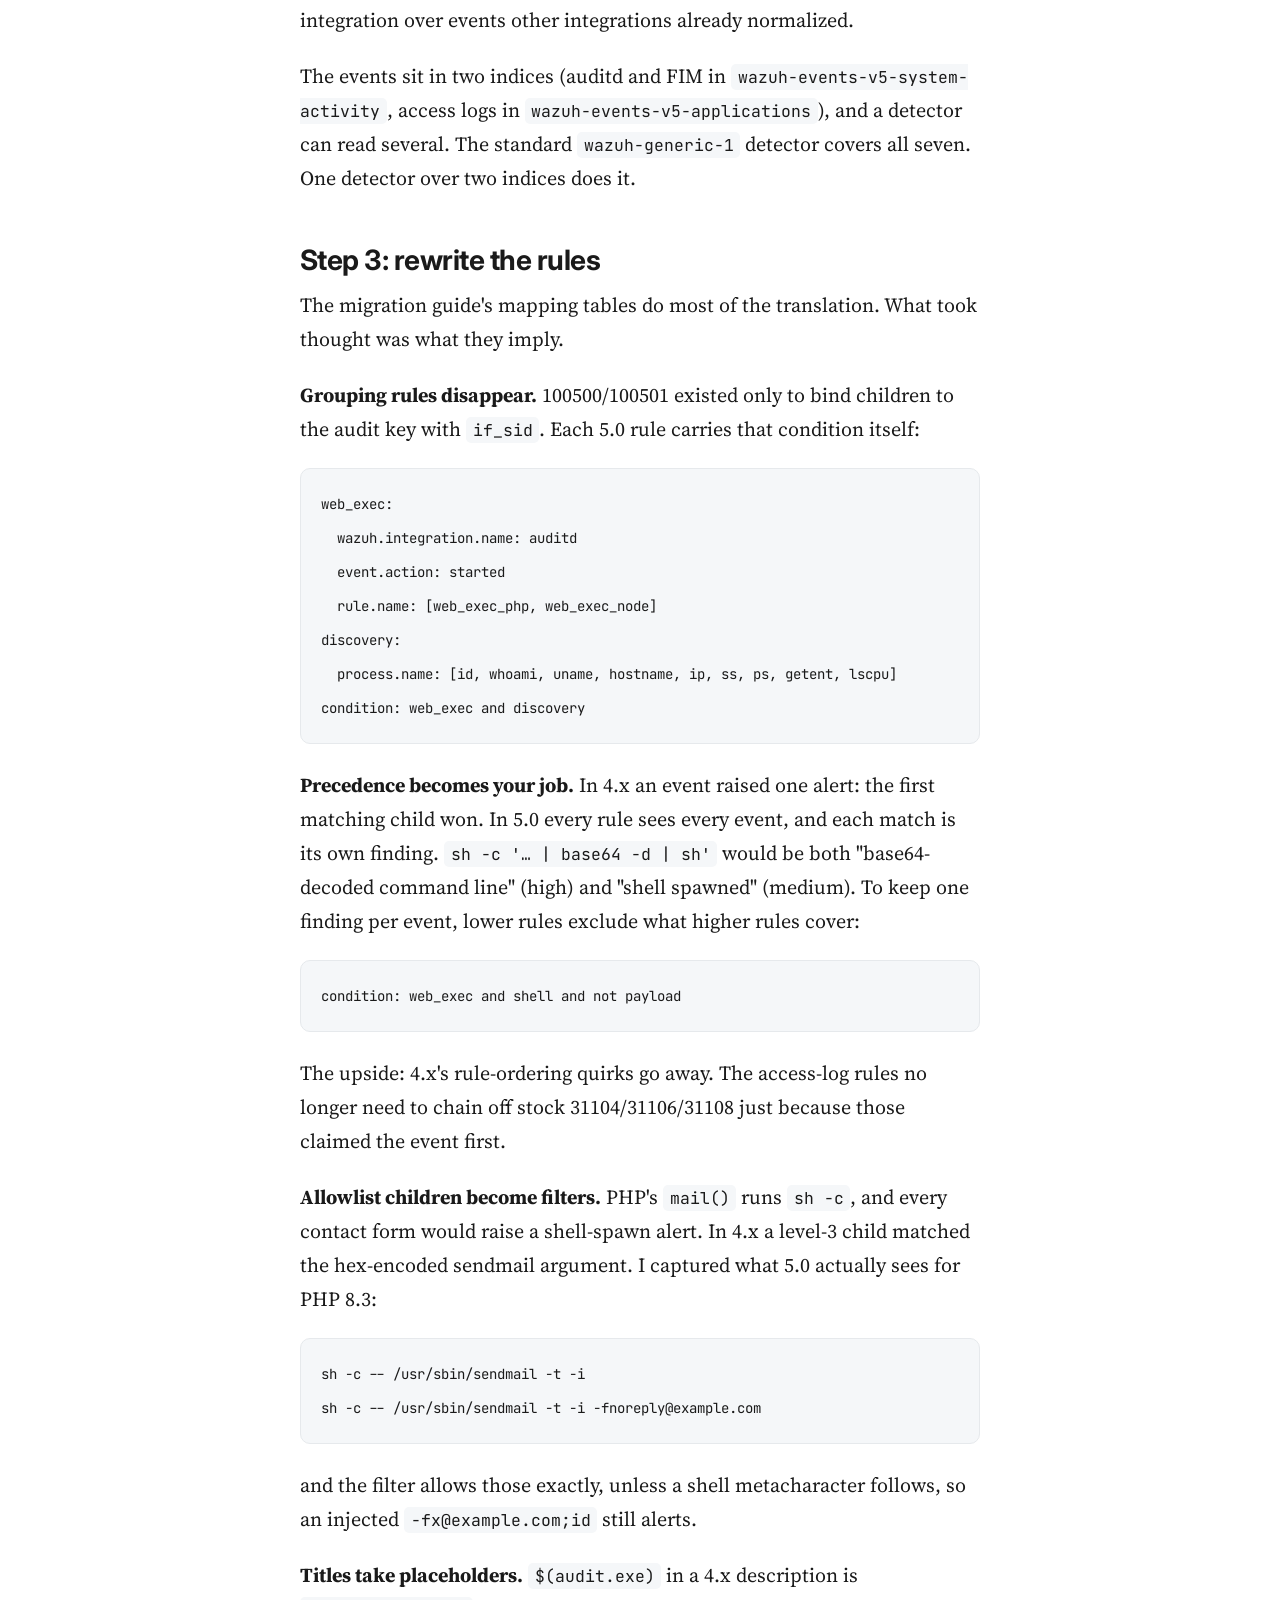
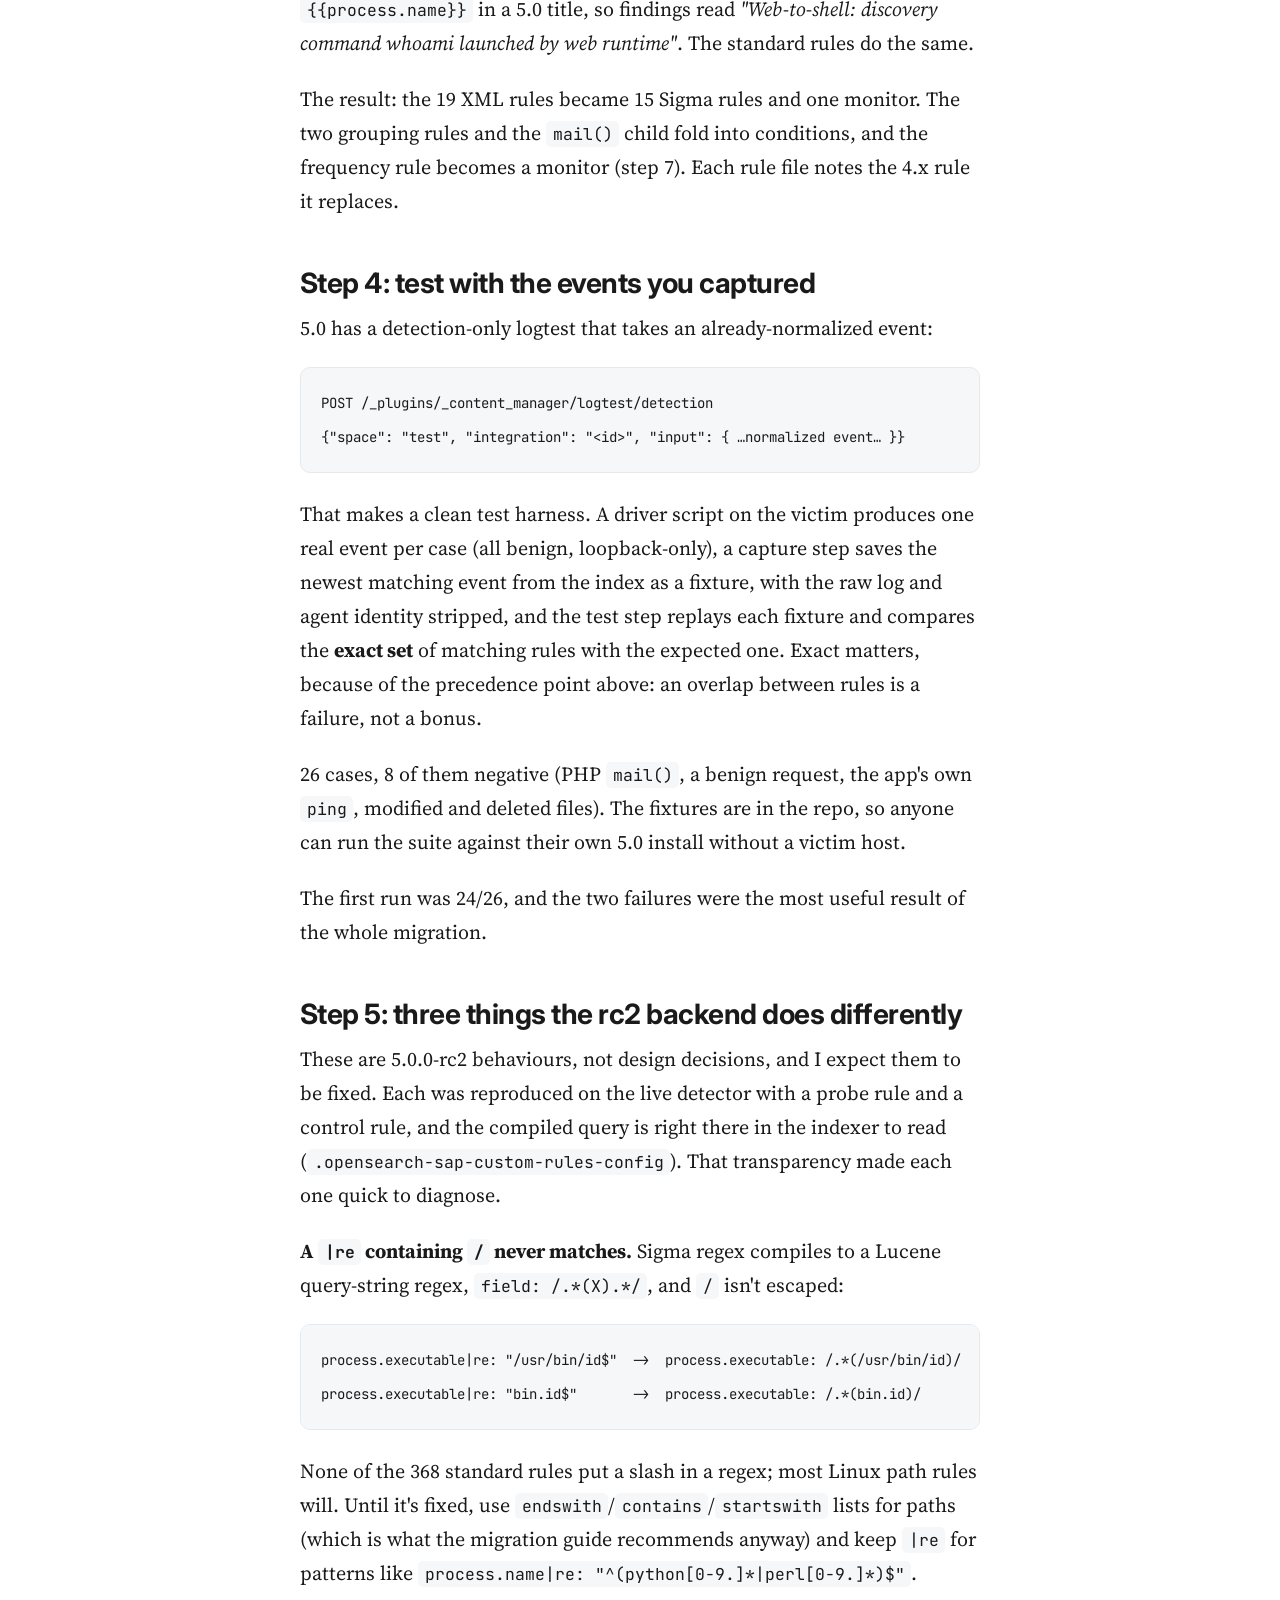
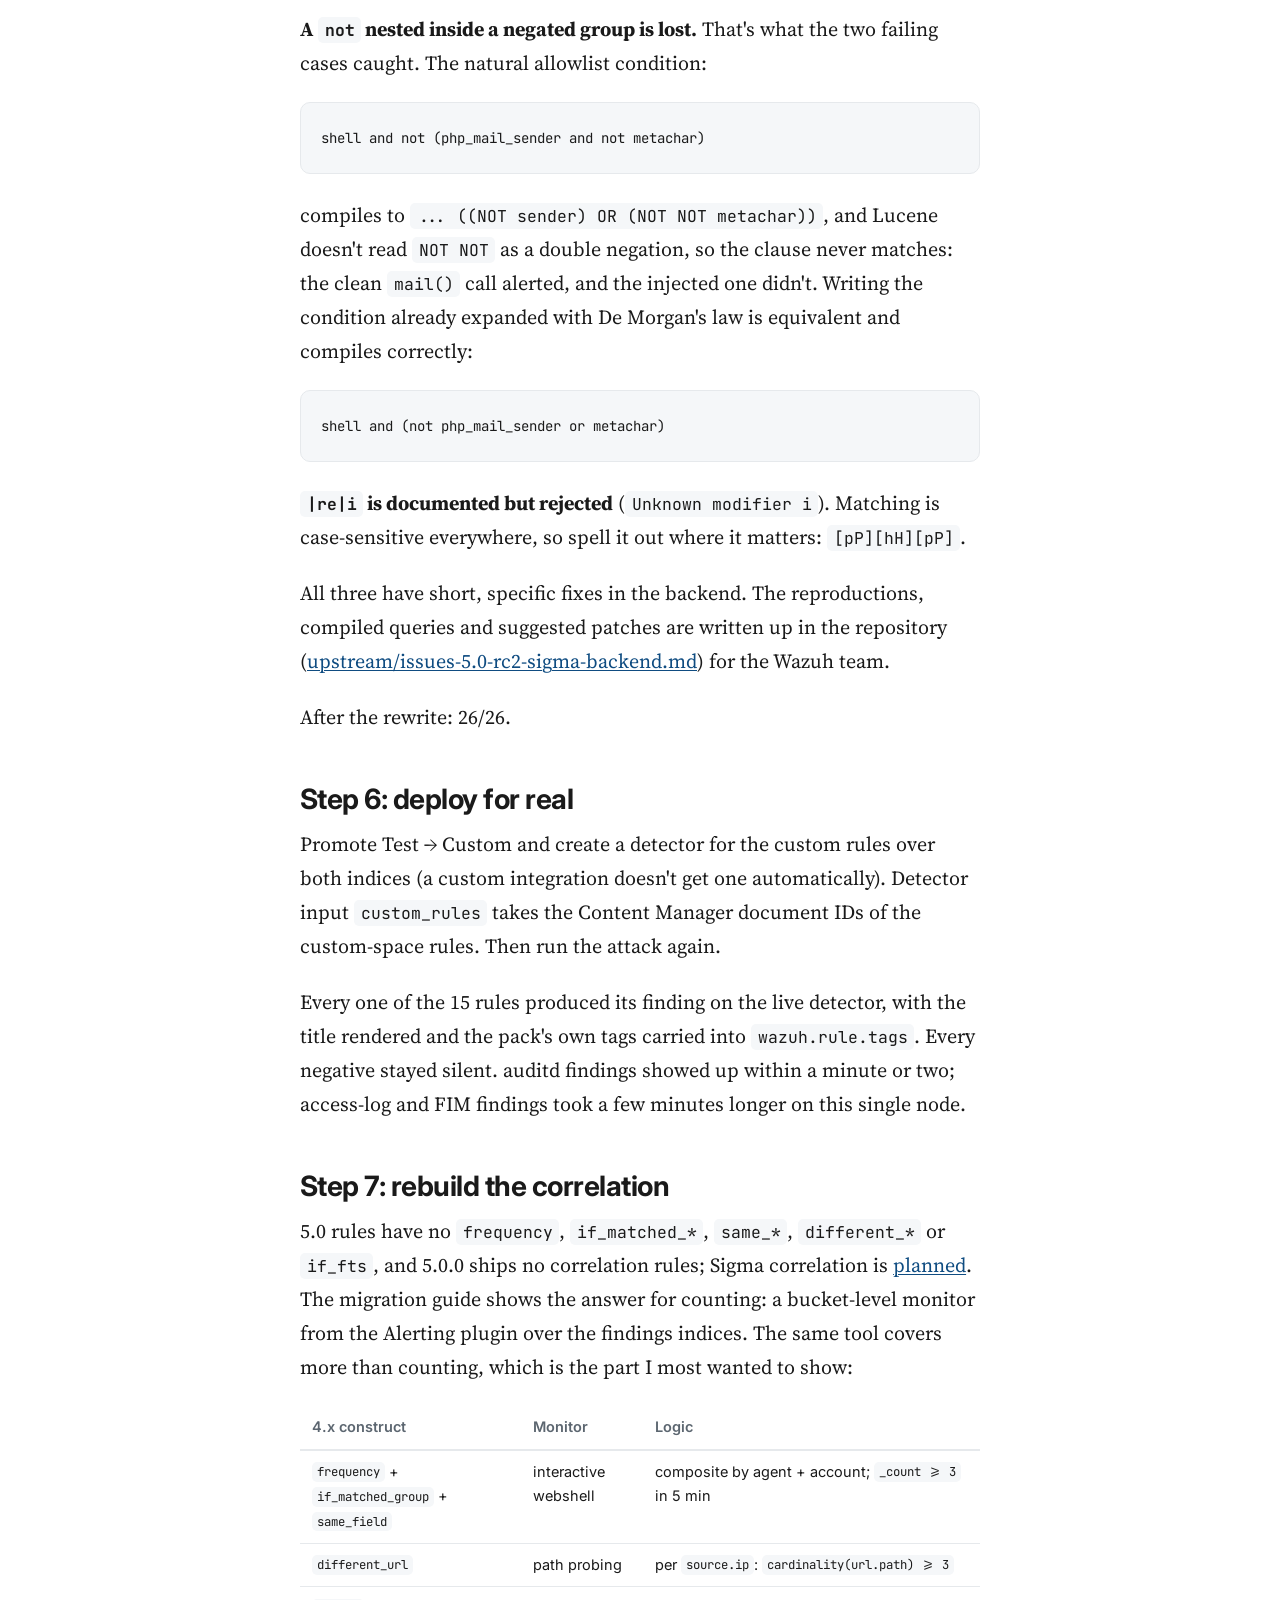
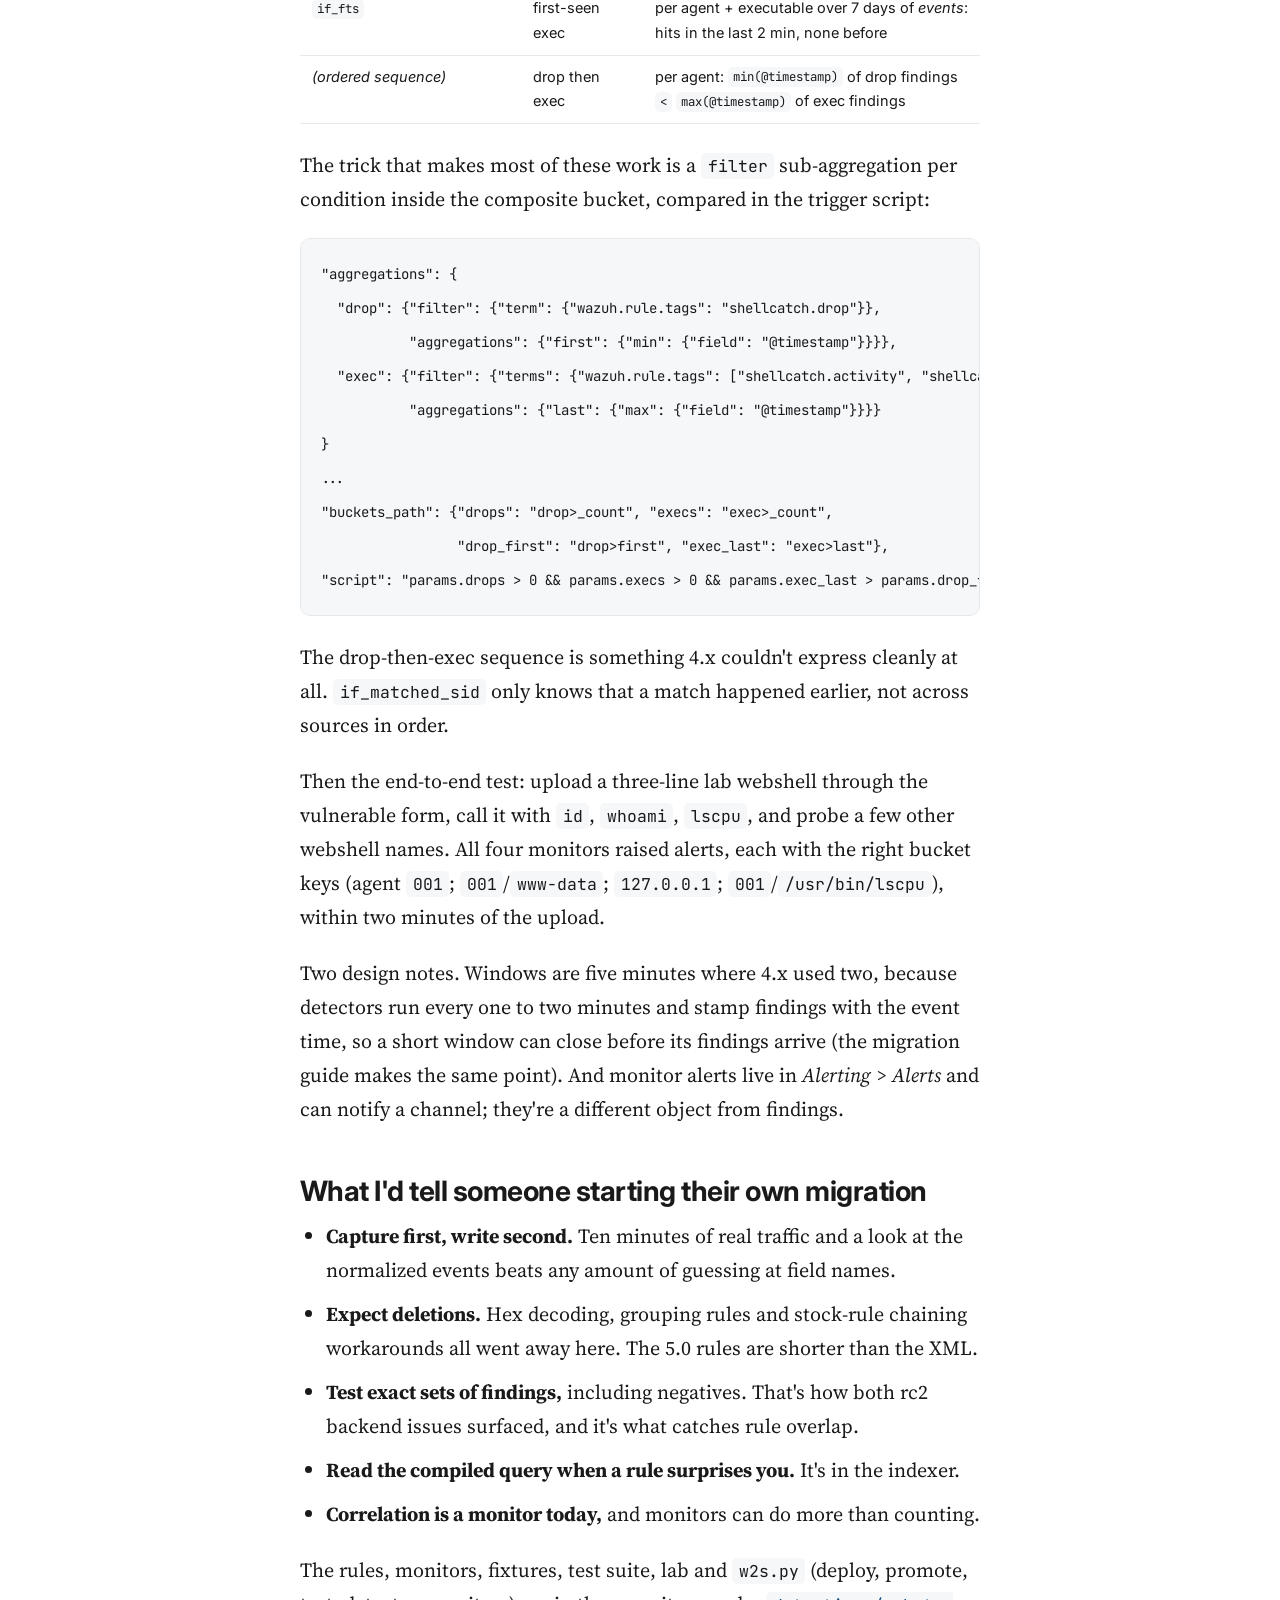
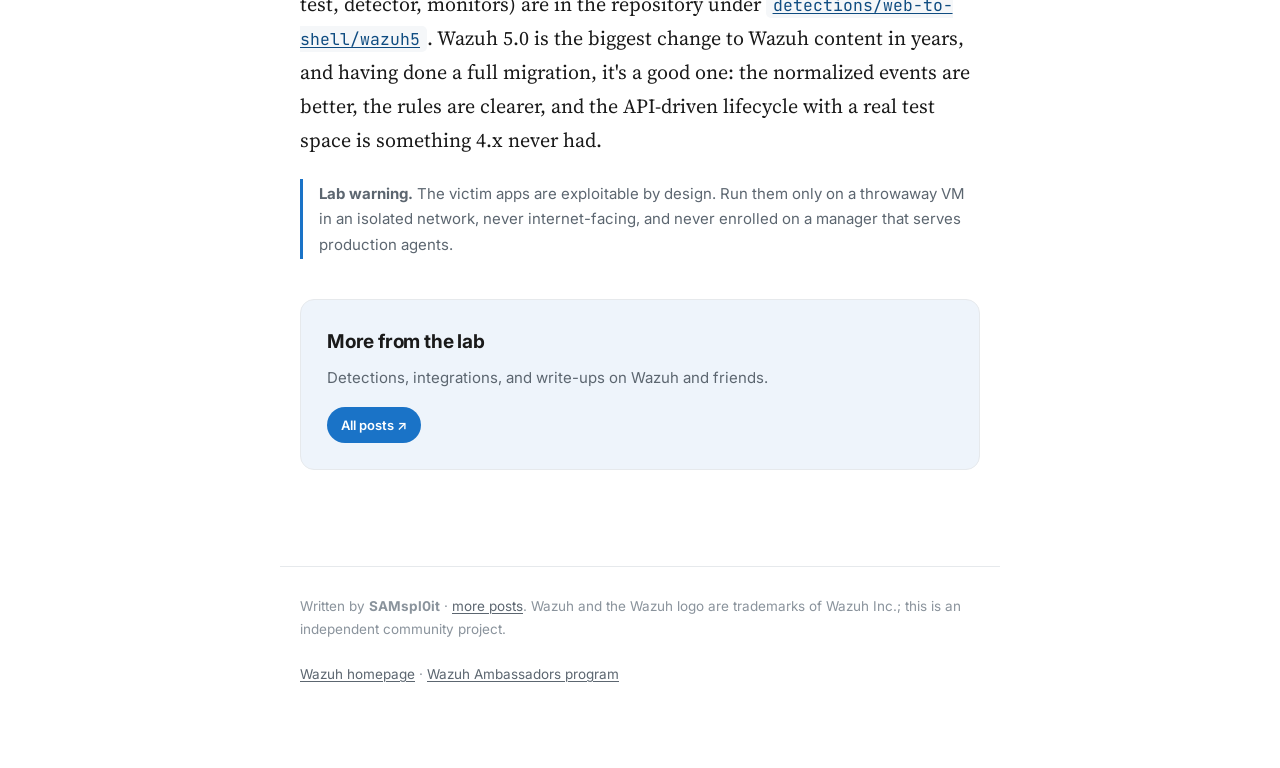
<file: posts/wazuh5-migration.html>
<!doctype html>
<html lang="en">
<head>
<meta charset="utf-8">
<meta name="viewport" content="width=device-width, initial-scale=1">
<title>Bringing a real detection pack to Wazuh 5.0: a complete, tested migration · SAMspl0it</title>
<meta name="description" content="A complete community detection pack migrated from Wazuh 4.x XML to 5.0 Sigma rules on a live rc2 lab: real events, a replayable test suite, correlation rebuilt as monitors, and three backend issues found along the way.">
<link rel="preconnect" href="https://fonts.googleapis.com">
<link rel="preconnect" href="https://fonts.gstatic.com" crossorigin>
<link href="https://fonts.googleapis.com/css2?family=Source+Serif+4:opsz,wght@8..60,400;8..60,600;8..60,700&family=Inter:wght@400;500;600;700&family=JetBrains+Mono:wght@400;500&display=swap" rel="stylesheet">
<link rel="stylesheet" href="../assets/style.css">
</head>
<body>
<header class="bar">
  <div class="bar-in">
    <a class="brand" href="../">SAM<span class="dot">spl0it</span></a>
    <nav><a href="../#posts">Posts</a><a href="../#projects">Projects</a></nav>
    <span class="spacer"></span>
    <a class="ghbtn" href="https://github.com/SAMsploit1">GitHub ↗</a>
  </div>
</header>

<main>
  <div class="kicker">Detection Engineering · Wazuh 5.0 · Sigma</div>
  <h1>Bringing a real detection pack to Wazuh 5.0: a complete, tested migration</h1>
  <p class="dek">A complete community detection pack migrated from Wazuh 4.x XML to 5.0 Sigma rules on a live rc2 lab: real events, a replayable test suite, correlation rebuilt as monitors, and three backend issues found along the way.</p>

  <div class="byline">
    <div class="avatar">S</div>
    <div>
      <div class="who">SAMspl0it</div>
      <div class="meta"><time datetime="2026-11-05">2026-11-05</time> · 9 min read · tested on Wazuh 5.0.0-rc2</div>
    </div>
  </div>

<p>Wazuh 5.0 changes how detection content works. The manager no longer matches
XML rules. Its engine normalizes every event into the Wazuh Common Schema
(WCS) and indexes it, and detectors in the indexer run Sigma rules over those
indices and write <em>findings</em>. Rules live in the indexer, are managed through
an API, and move through Draft → Test → Custom spaces instead of being files
you copy and restart for.</p>
<p>Wazuh's <a href="https://github.com/wazuh/wazuh/blob/v5.0.0-rc2/docs/guide/migration/rules-4x-to-5x.md">rule migration guide</a>
covers the mechanics. This post is the worked example: a complete community
pack, <a href="https://github.com/SAMsploit1/shellcatch">shellcatch</a> (web-to-shell
detection for PHP and Node.js, 19 XML rules across auditd, access logs and
FIM), migrated end to end on a live 5.0.0-rc2 lab, with real events, real
findings, and the correlation rebuilt. Everything here was run, and the
repository has the rules, the monitors, the test suite and the tooling.</p>
<p>If you maintain custom 4.x rules, this is roughly the path you'll walk.</p>
<h2>The lab</h2>
<p>Two VMs on Azure: a 5.0.0-rc2 all-in-one (<code>wazuh-install-5.0.0-rc2.sh -a -d
pre-release</code>, about eight minutes), and an Ubuntu 24.04 victim running the
pack's deliberately vulnerable nginx + PHP-FPM + Node.js apps, auditd, and a
5.0 agent. The victim has no public address. Two first-contact notes:</p>
<ul>
<li><strong>Agents enroll with a token now.</strong> <code>WAZUH_MANAGER</code> is ignored. Mint a token
  on the manager with <code>wazuh-manager-authd --create-enrollment-token --address
  &lt;manager&gt;</code> and feed it to <code>wazuh-agent-auth</code> on the agent.</li>
<li><strong>Standard content arrives from CTI on first boot.</strong> On this install it was
  127 integrations, 517 decoders and 369 rules, synced within a few minutes.</li>
</ul>
<h2>Step 1: look at your events before you write a rule</h2>
<p>The single most useful habit in 5.0: send real traffic, then read the
normalized event. Rule fields are validated against the WCS when you create
the rule, so you can't guess.</p>
<p>A PHP webshell running <code>base64 -d</code> came out of the standard <code>auditd</code>
integration like this (trimmed):</p>
<pre><code class="language-json">&quot;process&quot;: {
  &quot;name&quot;: &quot;base64&quot;, &quot;executable&quot;: &quot;/usr/bin/base64&quot;,
  &quot;command_line&quot;: &quot;base64 -d&quot;, &quot;args&quot;: [&quot;base64&quot;, &quot;-d&quot;],
  &quot;working_directory&quot;: &quot;/var/www/html&quot;, &quot;parent&quot;: {&quot;pid&quot;: 12657}
},
&quot;user&quot;: {&quot;effective&quot;: {&quot;id&quot;: &quot;33&quot;, &quot;name&quot;: &quot;www-data&quot;}},
&quot;rule&quot;: {&quot;name&quot;: &quot;web_exec_php&quot;},
&quot;event&quot;: {&quot;action&quot;: &quot;started&quot;, &quot;category&quot;: [&quot;process&quot;], &quot;outcome&quot;: &quot;success&quot;}
</code></pre>
<p>Three things worth celebrating here, because they delete work:</p>
<ol>
<li><strong><code>process.command_line</code> is rebuilt from the EXECVE record.</strong> auditd
   hex-encodes any argument with a space or a quote, so the 4.x pack matched
   alternations like <code>62617368202D69</code> (<code>bash -i</code>). In 5.0 that's just
   <code>bash -i</code>.</li>
<li><strong>The euid is resolved to a name.</strong> <code>user.effective.name: www-data</code>.</li>
<li><strong>The audit key lands in <code>rule.name</code></strong>, the ECS convention. That's the
   field every exec rule keys on.</li>
</ol>
<p>Access logs came out of the standard <code>apache-http</code> integration (it decodes
nginx's combined format too) with <code>url.original</code>, <code>url.path</code>, <code>url.query</code>,
<code>url.extension</code> and <code>http.response.status_code</code>. FIM events came from
<code>wazuh-fim</code> with <code>file.path</code>, <code>file.extension</code> and <code>event.action:
created|modified|deleted</code>.</p>
<p>One more check worth doing: what does the standard content already catch? Over
every attack run in this lab, the standard rules raised a <code>low</code> "File created"
finding for each dropped file, and one access-log rule ("Windows webshell
strings") matched a <code>?cmd=whoami</code> request. None of the 41 standard auditd rules
flagged <code>www-data</code> running <code>id</code>, <code>curl</code>, <code>nc -e</code> or <code>base64 -d</code>. Good
foundations, and still a clear job for a pack like this in 5.0.</p>
<h2>Step 2: decide where the rules live</h2>
<p>Custom rules can't be attached to standard integrations, so you create your
own. The question is whether it needs decoders. Here it doesn't: the standard
<code>windows-rules</code> integration, described as "an extension of the rules under the
windows integration", ships rules and no decoders, and it works the same way
for custom content. So <code>web-to-shell</code> is a rules-only integration over events
other integrations already normalized.</p>
<p>The events sit in two indices (auditd and FIM in
<code>wazuh-events-v5-system-activity</code>, access logs in
<code>wazuh-events-v5-applications</code>), and a detector can read several. The standard
<code>wazuh-generic-1</code> detector covers all seven. One detector over two indices
does it.</p>
<h2>Step 3: rewrite the rules</h2>
<p>The migration guide's mapping tables do most of the translation. What took
thought was what they imply.</p>
<p><strong>Grouping rules disappear.</strong> 100500/100501 existed only to bind children to
the audit key with <code>if_sid</code>. Each 5.0 rule carries that condition itself:</p>
<pre><code class="language-yaml">web_exec:
  wazuh.integration.name: auditd
  event.action: started
  rule.name: [web_exec_php, web_exec_node]
discovery:
  process.name: [id, whoami, uname, hostname, ip, ss, ps, getent, lscpu]
condition: web_exec and discovery
</code></pre>
<p><strong>Precedence becomes your job.</strong> In 4.x an event raised one alert: the first
matching child won. In 5.0 every rule sees every event, and each match is its
own finding. <code>sh -c '… | base64 -d | sh'</code> would be both "base64-decoded
command line" (high) and "shell spawned" (medium). To keep one finding per
event, lower rules exclude what higher rules cover:</p>
<pre><code class="language-yaml">condition: web_exec and shell and not payload
</code></pre>
<p>The upside: 4.x's rule-ordering quirks go away. The access-log rules no longer
need to chain off stock 31104/31106/31108 just because those claimed the event
first.</p>
<p><strong>Allowlist children become filters.</strong> PHP's <code>mail()</code> runs <code>sh -c</code>, and every
contact form would raise a shell-spawn alert. In 4.x a level-3 child matched
the hex-encoded sendmail argument. I captured what 5.0 actually sees for PHP
8.3:</p>
<pre><code>sh -c -- /usr/sbin/sendmail -t -i
sh -c -- /usr/sbin/sendmail -t -i -fnoreply@example.com
</code></pre>
<p>and the filter allows those exactly, unless a shell metacharacter follows, so
an injected <code>-fx@example.com;id</code> still alerts.</p>
<p><strong>Titles take placeholders.</strong> <code>$(audit.exe)</code> in a 4.x description is
<code>{{process.name}}</code> in a 5.0 title, so findings read <em>"Web-to-shell: discovery
command whoami launched by web runtime"</em>. The standard rules do the same.</p>
<p>The result: the 19 XML rules became 15 Sigma rules and one monitor. The two
grouping rules and the <code>mail()</code> child fold into conditions, and the frequency
rule becomes a monitor (step 7). Each rule file notes the 4.x rule it replaces.</p>
<h2>Step 4: test with the events you captured</h2>
<p>5.0 has a detection-only logtest that takes an already-normalized event:</p>
<pre><code>POST /_plugins/_content_manager/logtest/detection
{&quot;space&quot;: &quot;test&quot;, &quot;integration&quot;: &quot;&lt;id&gt;&quot;, &quot;input&quot;: { …normalized event… }}
</code></pre>
<p>That makes a clean test harness. A driver script on the victim produces one
real event per case (all benign, loopback-only), a capture step saves the
newest matching event from the index as a fixture, with the raw log and agent
identity stripped, and the test step replays each fixture and compares the
<strong>exact set</strong> of matching rules with the expected one. Exact matters, because
of the precedence point above: an overlap between rules is a failure, not a
bonus.</p>
<p>26 cases, 8 of them negative (PHP <code>mail()</code>, a benign request, the app's own
<code>ping</code>, modified and deleted files). The fixtures are in the repo, so anyone
can run the suite against their own 5.0 install without a victim host.</p>
<p>The first run was 24/26, and the two failures were the most useful result of
the whole migration.</p>
<h2>Step 5: three things the rc2 backend does differently</h2>
<p>These are 5.0.0-rc2 behaviours, not design decisions, and I expect them to be
fixed. Each was reproduced on the live detector with a probe rule and a
control rule, and the compiled query is right there in the indexer to read
(<code>.opensearch-sap-custom-rules-config</code>). That transparency made each one quick
to diagnose.</p>
<p><strong>A <code>|re</code> containing <code>/</code> never matches.</strong> Sigma regex compiles to a Lucene
query-string regex, <code>field: /.*(X).*/</code>, and <code>/</code> isn't escaped:</p>
<pre><code>process.executable|re: &quot;/usr/bin/id$&quot;  -&gt;  process.executable: /.*(/usr/bin/id)/   # never matches
process.executable|re: &quot;bin.id$&quot;       -&gt;  process.executable: /.*(bin.id)/        # matches
</code></pre>
<p>None of the 368 standard rules put a slash in a regex; most Linux path rules
will. Until it's fixed, use <code>endswith</code>/<code>contains</code>/<code>startswith</code> lists for paths
(which is what the migration guide recommends anyway) and keep <code>|re</code> for
patterns like <code>process.name|re: "^(python[0-9.]*|perl[0-9.]*)$"</code>.</p>
<p><strong>A <code>not</code> nested inside a negated group is lost.</strong> That's what the two failing
cases caught. The natural allowlist condition:</p>
<pre><code>shell and not (php_mail_sender and not metachar)
</code></pre>
<p>compiles to <code>... ((NOT sender) OR (NOT NOT metachar))</code>, and Lucene doesn't read
<code>NOT NOT</code> as a double negation, so the clause never matches: the clean
<code>mail()</code> call alerted, and the injected one didn't. Writing the condition
already expanded with De Morgan's law is equivalent and compiles correctly:</p>
<pre><code>shell and (not php_mail_sender or metachar)
</code></pre>
<p><strong><code>|re|i</code> is documented but rejected</strong> (<code>Unknown modifier i</code>). Matching is
case-sensitive everywhere, so spell it out where it matters:
<code>[pP][hH][pP]</code>.</p>
<p>All three have short, specific fixes in the backend. The reproductions,
compiled queries and suggested patches are written up in the repository
(<a href="https://github.com/SAMsploit1/shellcatch/blob/master/upstream/issues-5.0-rc2-sigma-backend.md">upstream/issues-5.0-rc2-sigma-backend.md</a>)
for the Wazuh team.</p>
<p>After the rewrite: 26/26.</p>
<h2>Step 6: deploy for real</h2>
<p>Promote Test → Custom and create a detector for the custom rules over both
indices (a custom integration doesn't get one automatically). Detector input
<code>custom_rules</code> takes the Content Manager document IDs of the custom-space
rules. Then run the attack again.</p>
<p>Every one of the 15 rules produced its finding on the live detector, with the
title rendered and the pack's own tags carried into <code>wazuh.rule.tags</code>. Every
negative stayed silent. auditd findings showed up within a minute or two;
access-log and FIM findings took a few minutes longer on this single node.</p>
<h2>Step 7: rebuild the correlation</h2>
<p>5.0 rules have no <code>frequency</code>, <code>if_matched_*</code>, <code>same_*</code>, <code>different_*</code> or
<code>if_fts</code>, and 5.0.0 ships no correlation rules; Sigma correlation is
<a href="https://github.com/wazuh/wazuh-indexer-security-analytics/issues/119">planned</a>.
The migration guide shows the answer for counting: a bucket-level monitor from
the Alerting plugin over the findings indices. The same tool covers more than
counting, which is the part I most wanted to show:</p>
<table>
<thead>
<tr>
<th>4.x construct</th>
<th>Monitor</th>
<th>Logic</th>
</tr>
</thead>
<tbody>
<tr>
<td><code>frequency</code> + <code>if_matched_group</code> + <code>same_field</code></td>
<td>interactive webshell</td>
<td>composite by agent + account; <code>_count &gt;= 3</code> in 5 min</td>
</tr>
<tr>
<td><code>different_url</code></td>
<td>path probing</td>
<td>per <code>source.ip</code>: <code>cardinality(url.path) &gt;= 3</code></td>
</tr>
<tr>
<td><code>if_fts</code></td>
<td>first-seen exec</td>
<td>per agent + executable over 7 days of <em>events</em>: hits in the last 2 min, none before</td>
</tr>
<tr>
<td><em>(ordered sequence)</em></td>
<td>drop then exec</td>
<td>per agent: <code>min(@timestamp)</code> of drop findings <code>&lt;</code> <code>max(@timestamp)</code> of exec findings</td>
</tr>
</tbody>
</table>
<p>The trick that makes most of these work is a <code>filter</code> sub-aggregation per
condition inside the composite bucket, compared in the trigger script:</p>
<pre><code class="language-json">&quot;aggregations&quot;: {
  &quot;drop&quot;: {&quot;filter&quot;: {&quot;term&quot;: {&quot;wazuh.rule.tags&quot;: &quot;shellcatch.drop&quot;}},
           &quot;aggregations&quot;: {&quot;first&quot;: {&quot;min&quot;: {&quot;field&quot;: &quot;@timestamp&quot;}}}},
  &quot;exec&quot;: {&quot;filter&quot;: {&quot;terms&quot;: {&quot;wazuh.rule.tags&quot;: [&quot;shellcatch.activity&quot;, &quot;shellcatch.spawn&quot;]}},
           &quot;aggregations&quot;: {&quot;last&quot;: {&quot;max&quot;: {&quot;field&quot;: &quot;@timestamp&quot;}}}}
}
...
&quot;buckets_path&quot;: {&quot;drops&quot;: &quot;drop&gt;_count&quot;, &quot;execs&quot;: &quot;exec&gt;_count&quot;,
                 &quot;drop_first&quot;: &quot;drop&gt;first&quot;, &quot;exec_last&quot;: &quot;exec&gt;last&quot;},
&quot;script&quot;: &quot;params.drops &gt; 0 &amp;&amp; params.execs &gt; 0 &amp;&amp; params.exec_last &gt; params.drop_first&quot;
</code></pre>
<p>The drop-then-exec sequence is something 4.x couldn't express cleanly at all.
<code>if_matched_sid</code> only knows that a match happened earlier, not across sources
in order.</p>
<p>Then the end-to-end test: upload a three-line lab webshell through the
vulnerable form, call it with <code>id</code>, <code>whoami</code>, <code>lscpu</code>, and probe a few other
webshell names. All four monitors raised alerts, each with the right bucket
keys (agent <code>001</code>; <code>001</code>/<code>www-data</code>; <code>127.0.0.1</code>; <code>001</code>/<code>/usr/bin/lscpu</code>),
within two minutes of the upload.</p>
<p>Two design notes. Windows are five minutes where 4.x used two, because
detectors run every one to two minutes and stamp findings with the event time,
so a short window can close before its findings arrive (the migration guide
makes the same point). And monitor alerts live in <em>Alerting &gt; Alerts</em> and can
notify a channel; they're a different object from findings.</p>
<h2>What I'd tell someone starting their own migration</h2>
<ul>
<li><strong>Capture first, write second.</strong> Ten minutes of real traffic and a look at
  the normalized events beats any amount of guessing at field names.</li>
<li><strong>Expect deletions.</strong> Hex decoding, grouping rules and stock-rule chaining
  workarounds all went away here. The 5.0 rules are shorter than the XML.</li>
<li><strong>Test exact sets of findings,</strong> including negatives. That's how both rc2
  backend issues surfaced, and it's what catches rule overlap.</li>
<li><strong>Read the compiled query when a rule surprises you.</strong> It's in the indexer.</li>
<li><strong>Correlation is a monitor today,</strong> and monitors can do more than counting.</li>
</ul>
<p>The rules, monitors, fixtures, test suite, lab and <code>w2s.py</code> (deploy, promote,
test, detector, monitors) are in the repository under
<a href="https://github.com/SAMsploit1/shellcatch/tree/master/detections/web-to-shell/wazuh5"><code>detections/web-to-shell/wazuh5</code></a>.
Wazuh 5.0 is the biggest change to Wazuh content in years, and having done a
full migration, it's a good one: the normalized events are better, the rules
are clearer, and the API-driven lifecycle with a real test space is something
4.x never had.</p>
<p class="note"><strong>Lab warning.</strong> The victim apps are exploitable by design. Run them only on a throwaway VM in an isolated network, never internet-facing, and never enrolled on a manager that serves production agents.</p>

  <div class="cta">
    <h3 class="sans">More from the lab</h3>
    <p>Detections, integrations, and write-ups on Wazuh and friends.</p>
    <a class="ghbtn" href="../">All posts ↗</a>
  </div>
</main>

<footer>
  <p>Written by <strong>SAMspl0it</strong> · <a href="../">more posts</a>.
  Wazuh and the Wazuh logo are trademarks of Wazuh Inc.; this is an independent community project.</p>
  <p class="ambassador-links"><a href="https://wazuh.com/?utm_source=ambassadors&amp;utm_medium=referral&amp;utm_campaign=ambassadors+program">Wazuh homepage</a> · <a href="https://wazuh.com/ambassadors-program/?utm_source=ambassadors&amp;utm_medium=referral&amp;utm_campaign=ambassadors+program">Wazuh Ambassadors program</a></p>
</footer>
</body>
</html>
</file>
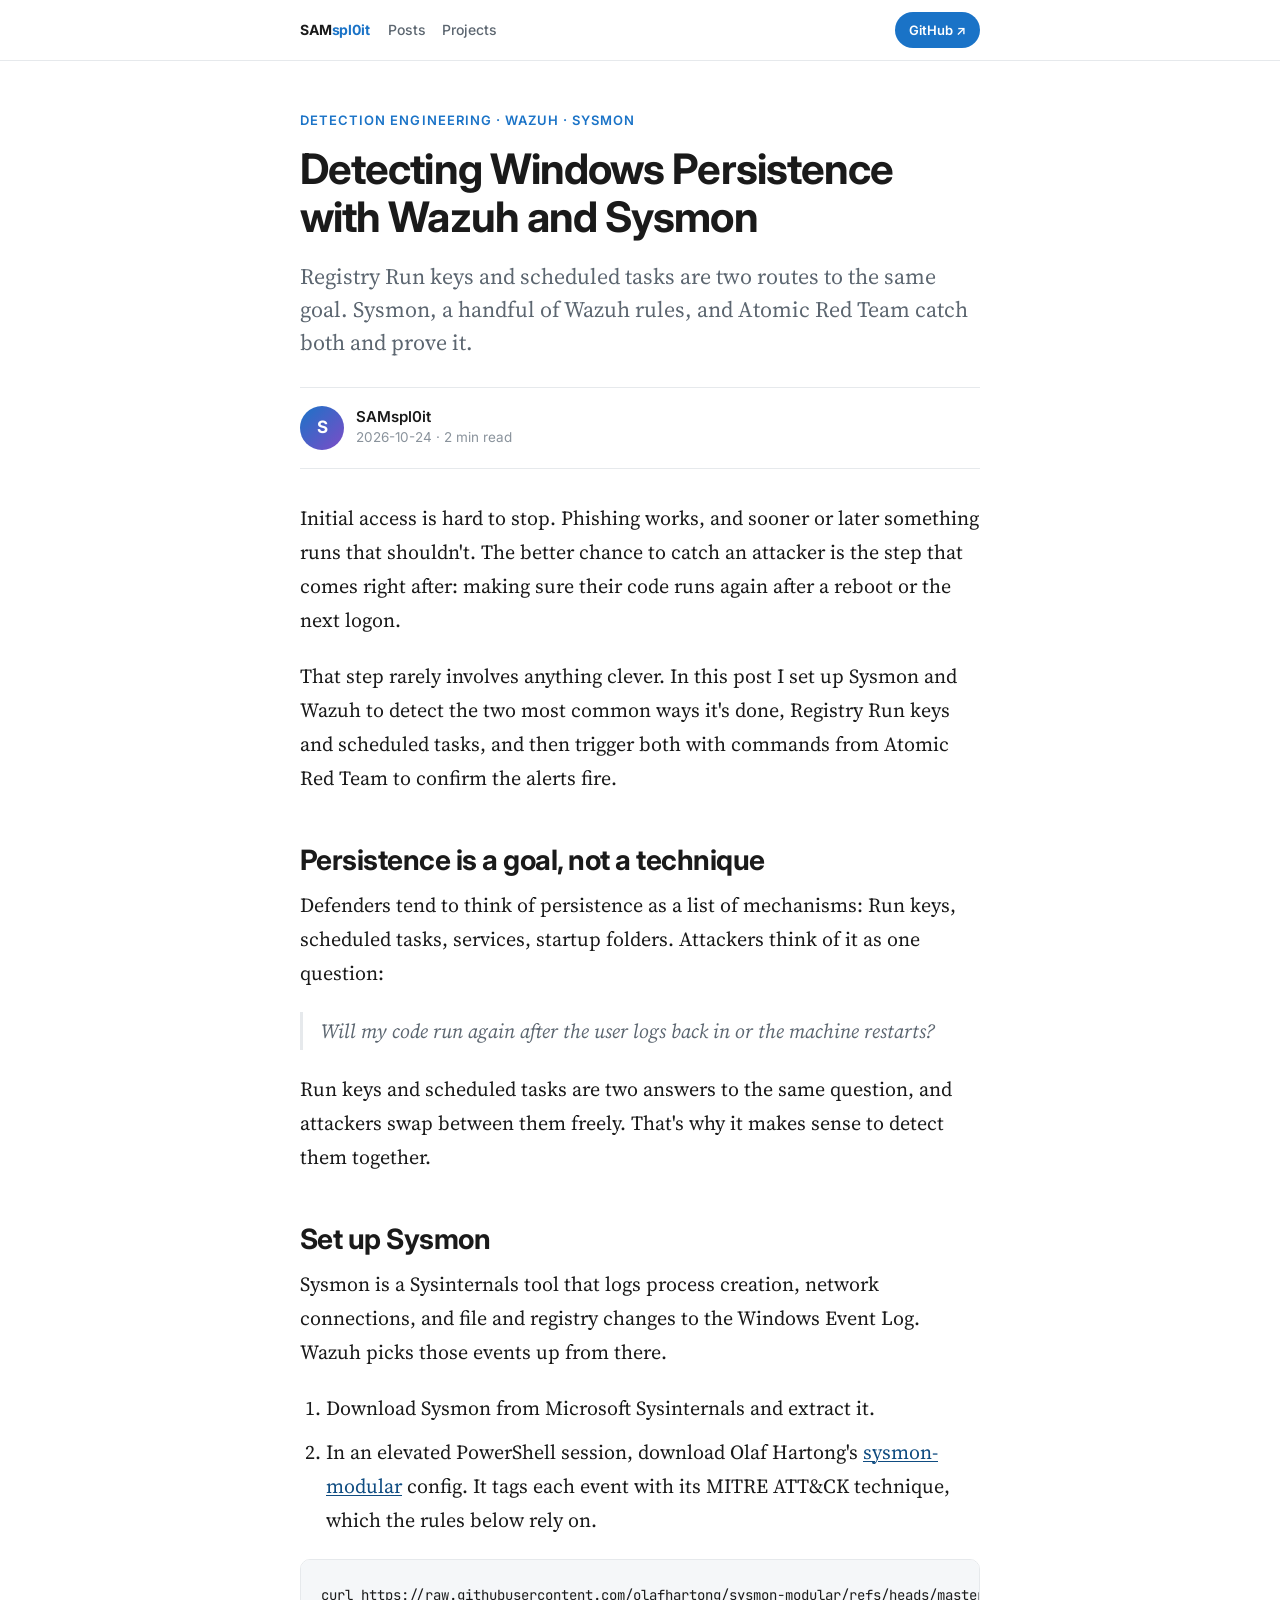
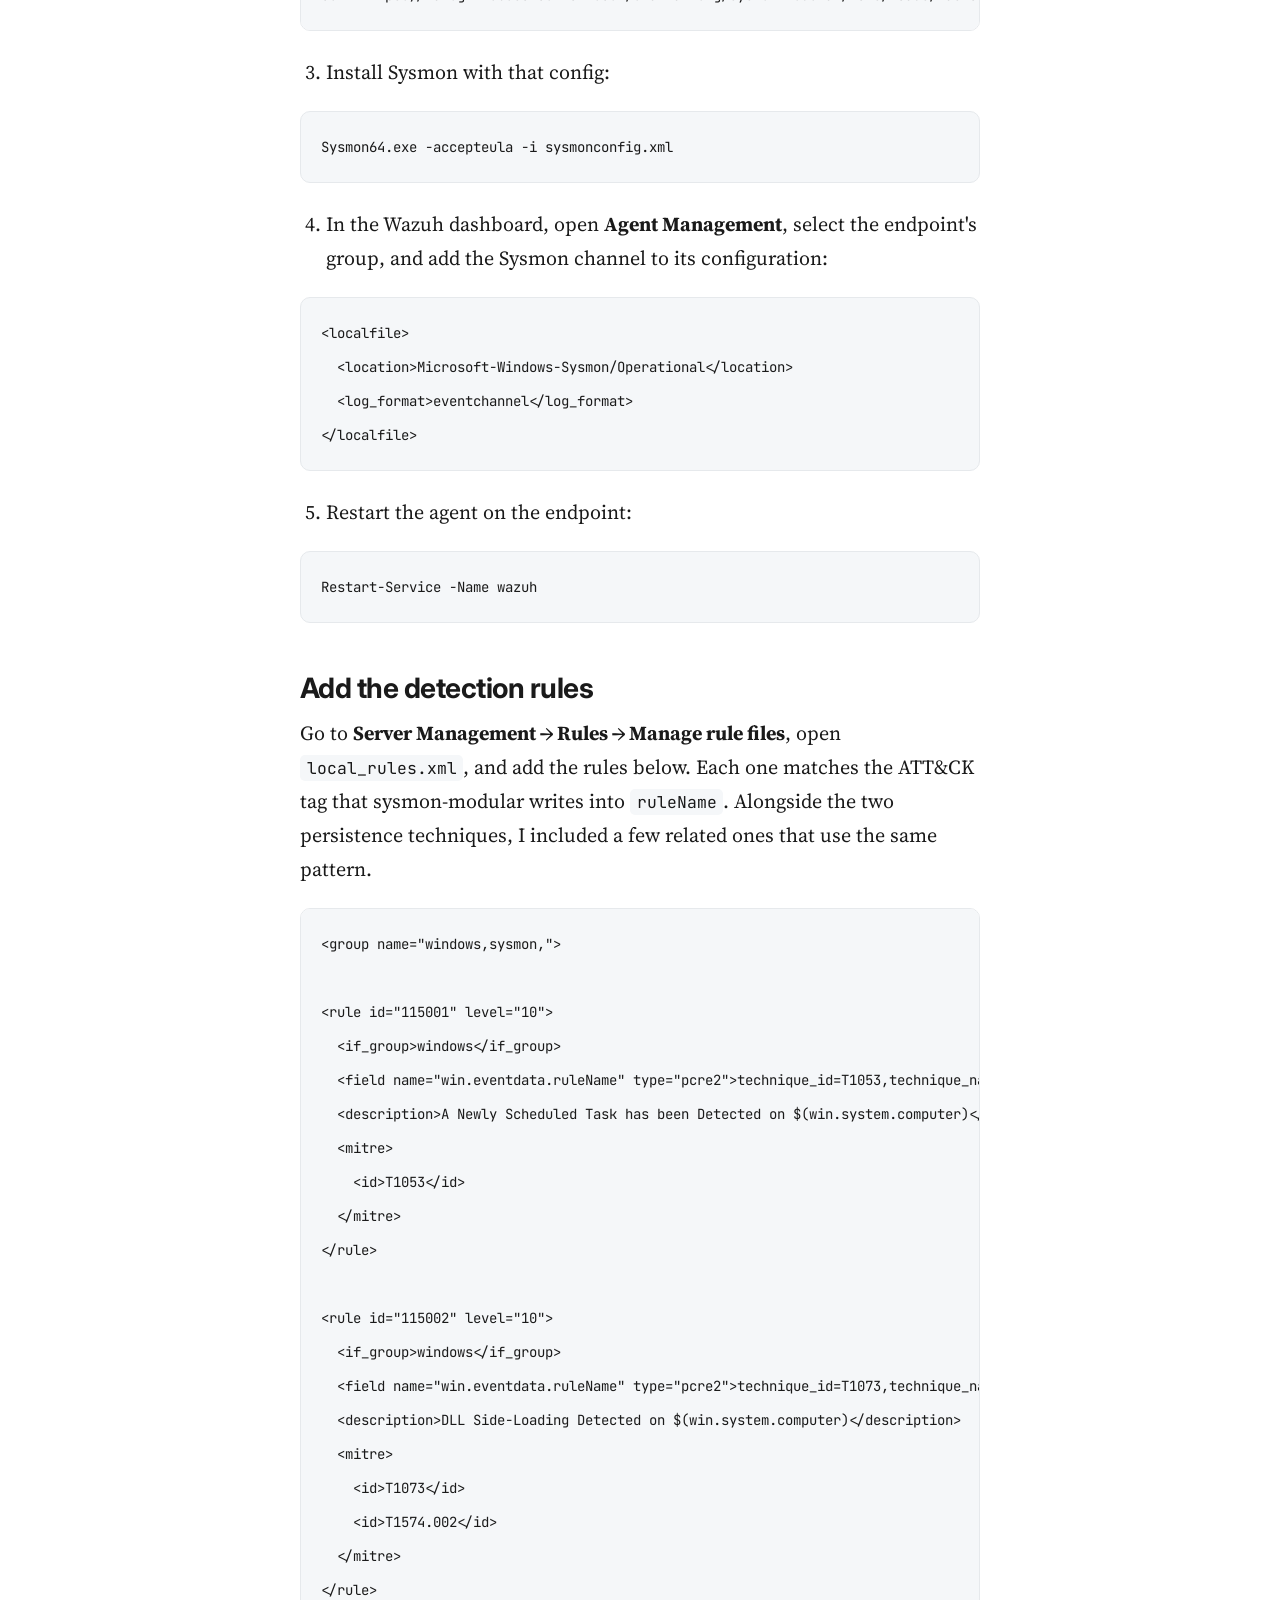
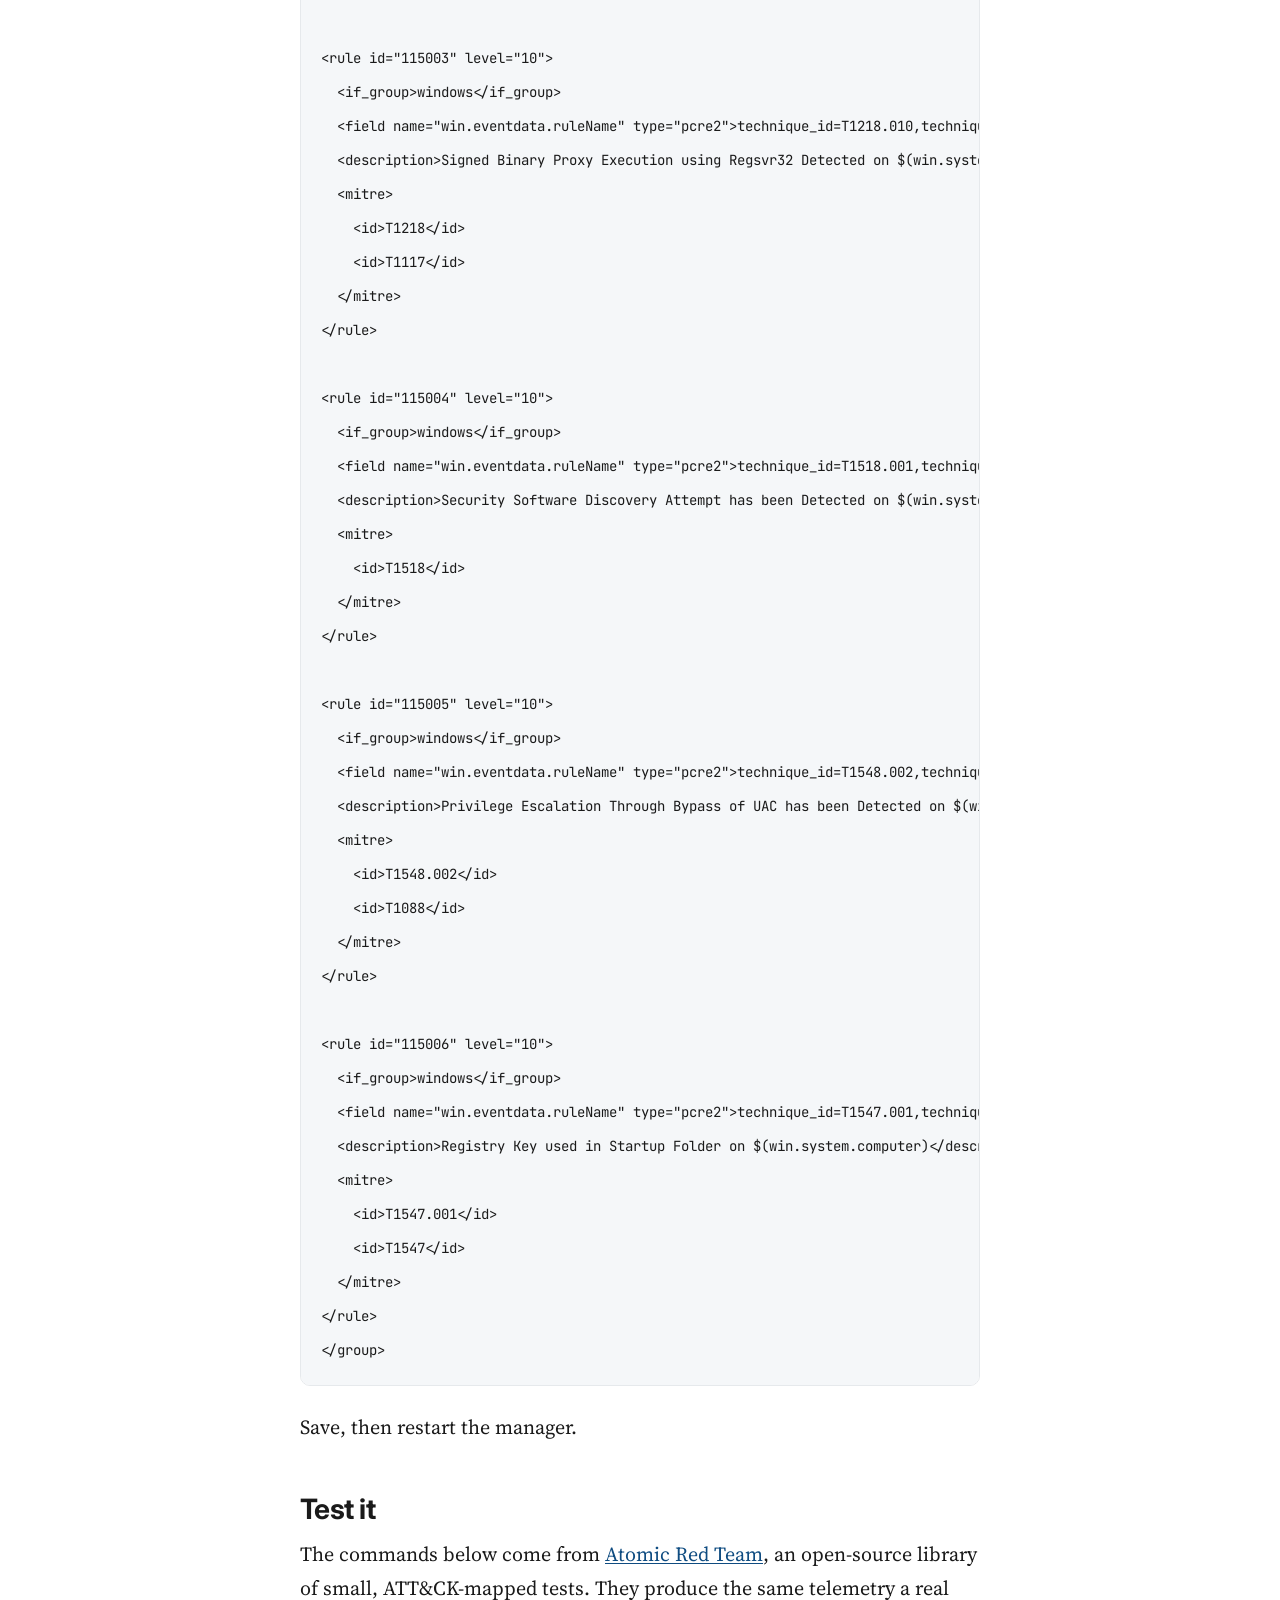
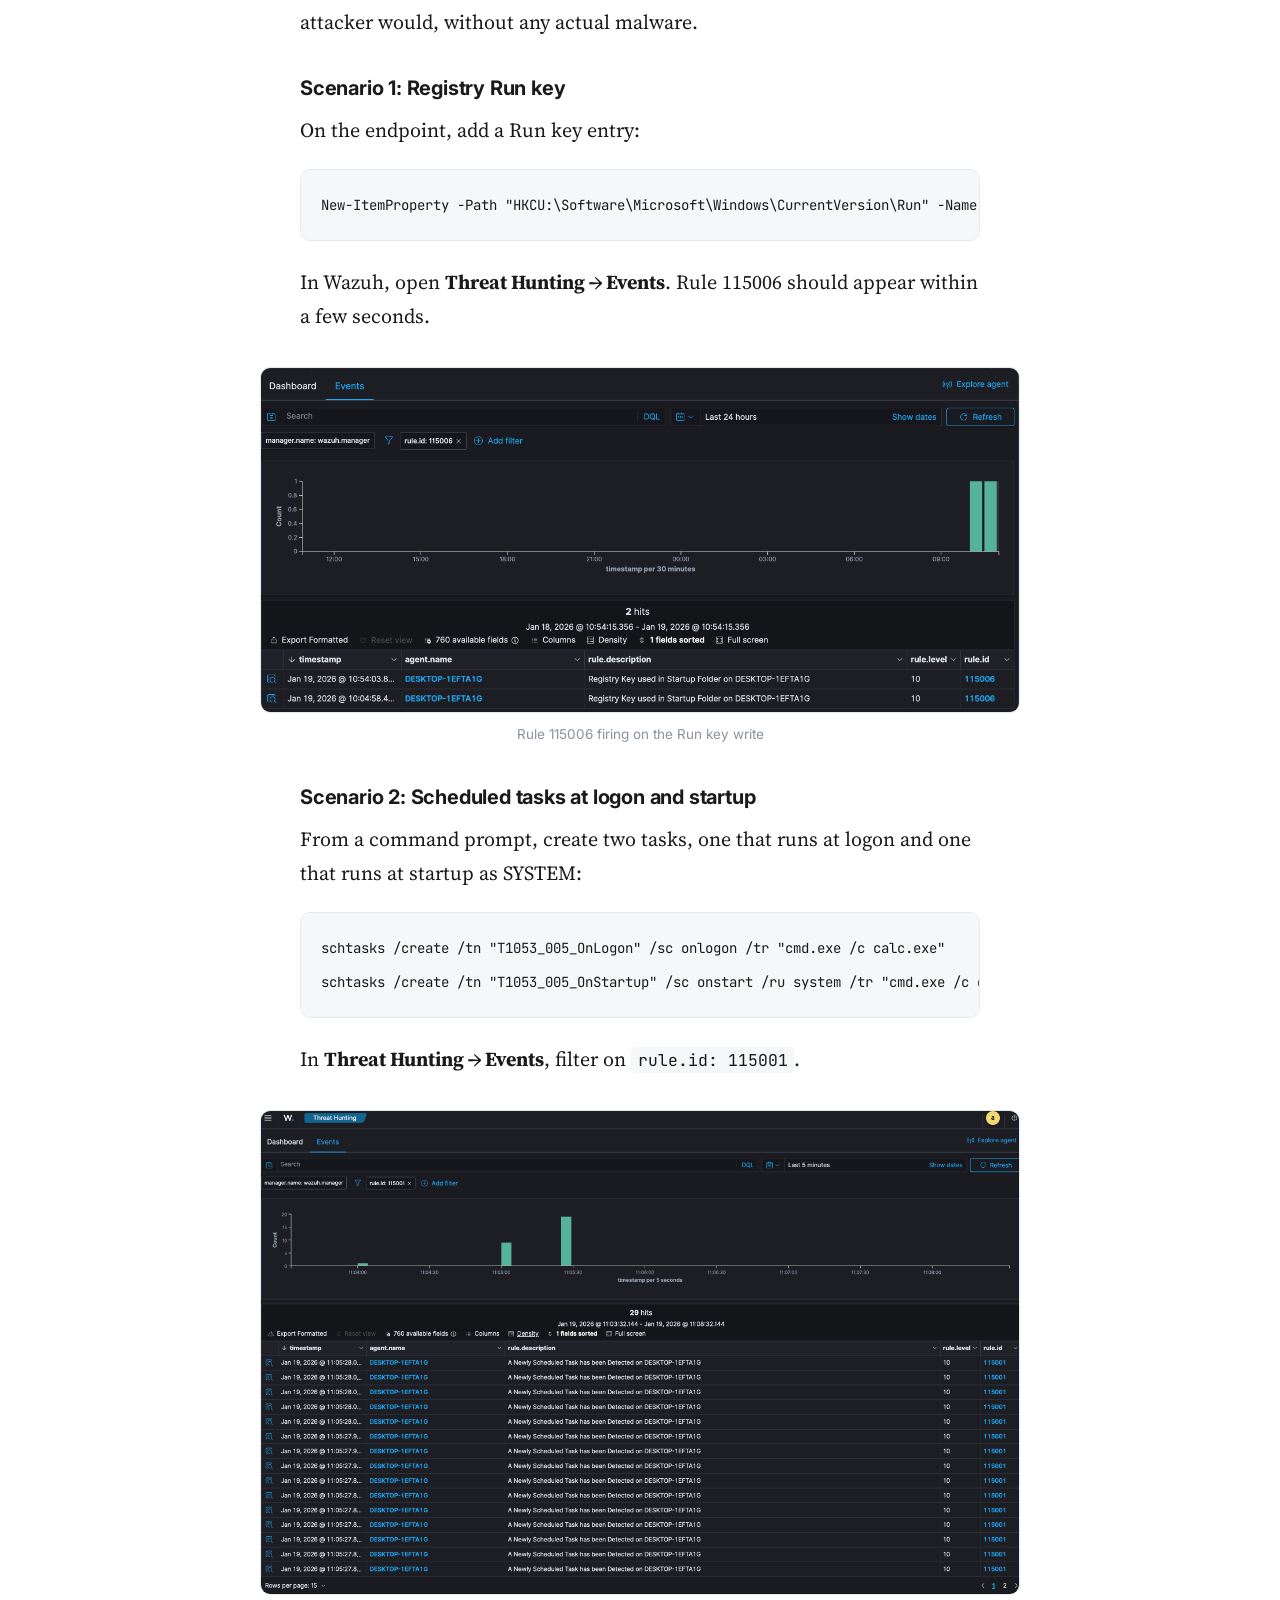
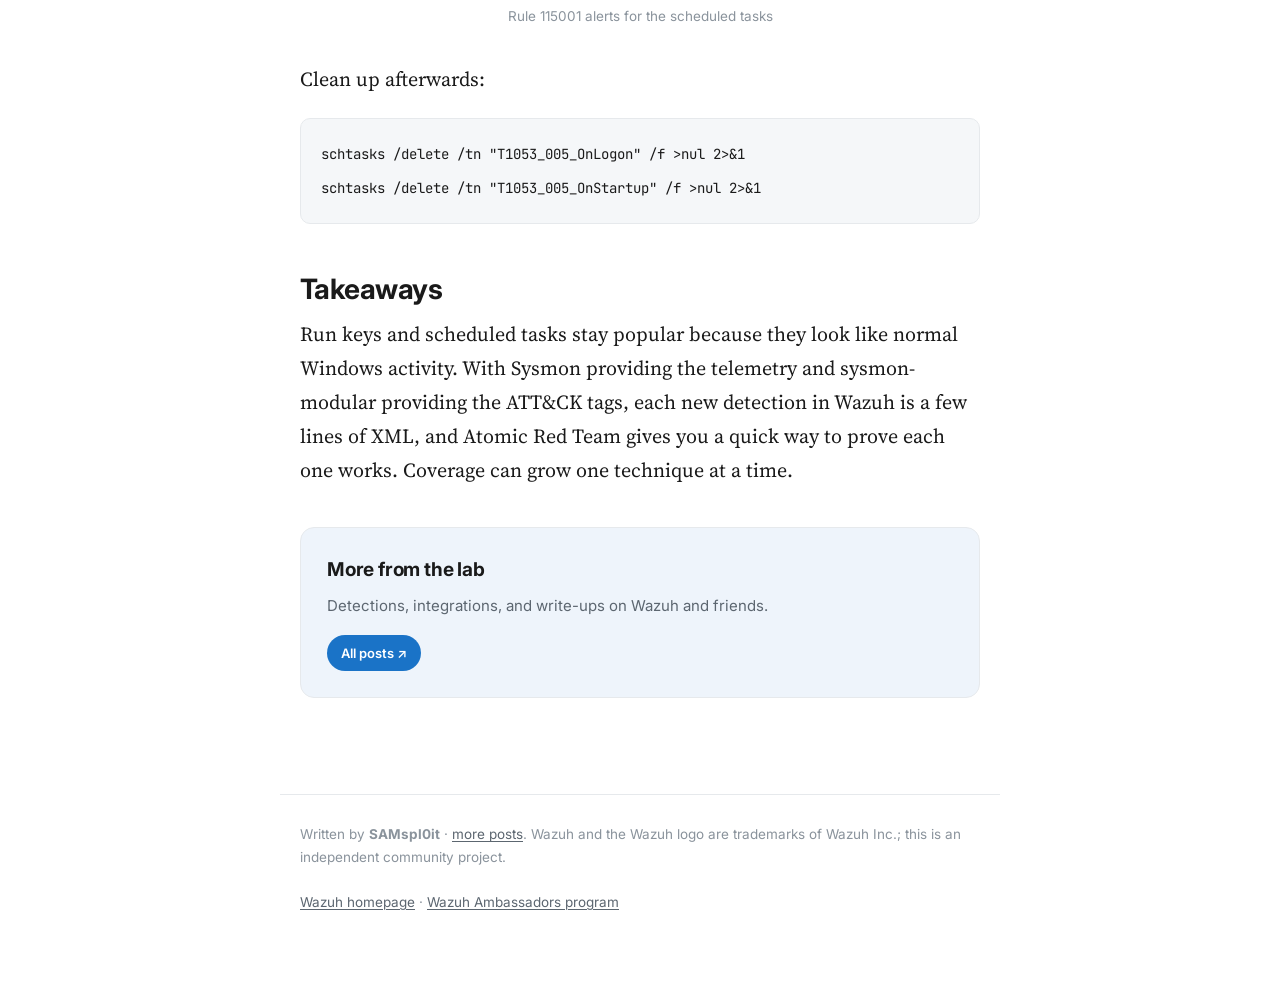
<file: posts/windows-persistence-wazuh.html>
<!doctype html>
<html lang="en">
<head>
<meta charset="utf-8">
<meta name="viewport" content="width=device-width, initial-scale=1">
<title>Detecting Windows Persistence with Wazuh and Sysmon · SAMspl0it</title>
<meta name="description" content="Registry Run keys and scheduled tasks, detected end to end with Sysmon telemetry, Wazuh rules, and Atomic Red Team tests.">
<link rel="preconnect" href="https://fonts.googleapis.com">
<link rel="preconnect" href="https://fonts.gstatic.com" crossorigin>
<link href="https://fonts.googleapis.com/css2?family=Source+Serif+4:opsz,wght@8..60,400;8..60,600;8..60,700&family=Inter:wght@400;500;600;700&family=JetBrains+Mono:wght@400;500&display=swap" rel="stylesheet">
<link rel="stylesheet" href="../assets/style.css">
</head>
<body>

<header class="bar">
  <div class="bar-in">
    <a class="brand" href="../">SAM<span class="dot">spl0it</span></a>
    <nav><a href="../#posts">Posts</a><a href="../#projects">Projects</a></nav>
    <span class="spacer"></span>
    <a class="ghbtn" href="https://github.com/SAMsploit1">GitHub ↗</a>
  </div>
</header>

<main>
  <div class="kicker">Detection Engineering · Wazuh · Sysmon</div>
  <h1>Detecting Windows Persistence with Wazuh and Sysmon</h1>
  <p class="dek">Registry Run keys and scheduled tasks are two routes to the same goal. Sysmon, a handful of Wazuh rules, and Atomic Red Team catch both and prove it.</p>

  <div class="byline">
    <div class="avatar">S</div>
    <div>
      <div class="who">SAMspl0it</div>
      <div class="meta"><time datetime="2026-10-24">2026-10-24</time> · 2 min read</div>
    </div>
  </div>


    <p>Initial access is hard to stop. Phishing works, and sooner or later something runs that shouldn't. The better chance to catch an attacker is the step that comes right after: making sure their code runs again after a reboot or the next logon.</p>
    <p>That step rarely involves anything clever. In this post I set up Sysmon and Wazuh to detect the two most common ways it's done, Registry Run keys and scheduled tasks, and then trigger both with commands from Atomic Red Team to confirm the alerts fire.</p>

    <h2>Persistence is a goal, not a technique</h2>
    <p>Defenders tend to think of persistence as a list of mechanisms: Run keys, scheduled tasks, services, startup folders. Attackers think of it as one question:</p>
    <blockquote>Will my code run again after the user logs back in or the machine restarts?</blockquote>
    <p>Run keys and scheduled tasks are two answers to the same question, and attackers swap between them freely. That's why it makes sense to detect them together.</p>

    <h2>Set up Sysmon</h2>
    <p>Sysmon is a Sysinternals tool that logs process creation, network connections, and file and registry changes to the Windows Event Log. Wazuh picks those events up from there.</p>
    <ol>
      <li>Download Sysmon from Microsoft Sysinternals and extract it.</li>
      <li>In an elevated PowerShell session, download Olaf Hartong's <a href="https://github.com/olafhartong/sysmon-modular">sysmon-modular</a> config. It tags each event with its MITRE ATT&amp;CK technique, which the rules below rely on.</li>
    </ol>
<pre><code>curl https://raw.githubusercontent.com/olafhartong/sysmon-modular/refs/heads/master/sysmonconfig.xml -o sysmonconfig.xml</code></pre>
    <ol start="3">
      <li>Install Sysmon with that config:</li>
    </ol>
<pre><code>Sysmon64.exe -accepteula -i sysmonconfig.xml</code></pre>
    <ol start="4">
      <li>In the Wazuh dashboard, open <strong>Agent Management</strong>, select the endpoint's group, and add the Sysmon channel to its configuration:</li>
    </ol>
<pre><code>&lt;localfile&gt;
  &lt;location&gt;Microsoft-Windows-Sysmon/Operational&lt;/location&gt;
  &lt;log_format&gt;eventchannel&lt;/log_format&gt;
&lt;/localfile&gt;</code></pre>
    <ol start="5">
      <li>Restart the agent on the endpoint:</li>
    </ol>
<pre><code>Restart-Service -Name wazuh</code></pre>

    <h2>Add the detection rules</h2>
    <p>Go to <strong>Server Management → Rules → Manage rule files</strong>, open <code>local_rules.xml</code>, and add the rules below. Each one matches the ATT&amp;CK tag that sysmon-modular writes into <code>ruleName</code>. Alongside the two persistence techniques, I included a few related ones that use the same pattern.</p>
<pre><code>&lt;group name="windows,sysmon,"&gt;

&lt;rule id="115001" level="10"&gt;
  &lt;if_group&gt;windows&lt;/if_group&gt;
  &lt;field name="win.eventdata.ruleName" type="pcre2"&gt;technique_id=T1053,technique_name=Scheduled Task&lt;/field&gt;
  &lt;description&gt;A Newly Scheduled Task has been Detected on $(win.system.computer)&lt;/description&gt;
  &lt;mitre&gt;
    &lt;id&gt;T1053&lt;/id&gt;
  &lt;/mitre&gt;
&lt;/rule&gt;

&lt;rule id="115002" level="10"&gt;
  &lt;if_group&gt;windows&lt;/if_group&gt;
  &lt;field name="win.eventdata.ruleName" type="pcre2"&gt;technique_id=T1073,technique_name=DLL Side-Loading&lt;/field&gt;
  &lt;description&gt;DLL Side-Loading Detected on $(win.system.computer)&lt;/description&gt;
  &lt;mitre&gt;
    &lt;id&gt;T1073&lt;/id&gt;
    &lt;id&gt;T1574.002&lt;/id&gt;
  &lt;/mitre&gt;
&lt;/rule&gt;

&lt;rule id="115003" level="10"&gt;
  &lt;if_group&gt;windows&lt;/if_group&gt;
  &lt;field name="win.eventdata.ruleName" type="pcre2"&gt;technique_id=T1218.010,technique_name=Regsvr32&lt;/field&gt;
  &lt;description&gt;Signed Binary Proxy Execution using Regsvr32 Detected on $(win.system.computer)&lt;/description&gt;
  &lt;mitre&gt;
    &lt;id&gt;T1218&lt;/id&gt;
    &lt;id&gt;T1117&lt;/id&gt;
  &lt;/mitre&gt;
&lt;/rule&gt;

&lt;rule id="115004" level="10"&gt;
  &lt;if_group&gt;windows&lt;/if_group&gt;
  &lt;field name="win.eventdata.ruleName" type="pcre2"&gt;technique_id=T1518.001,technique_name=Security Software Discovery&lt;/field&gt;
  &lt;description&gt;Security Software Discovery Attempt has been Detected on $(win.system.computer)&lt;/description&gt;
  &lt;mitre&gt;
    &lt;id&gt;T1518&lt;/id&gt;
  &lt;/mitre&gt;
&lt;/rule&gt;

&lt;rule id="115005" level="10"&gt;
  &lt;if_group&gt;windows&lt;/if_group&gt;
  &lt;field name="win.eventdata.ruleName" type="pcre2"&gt;technique_id=T1548.002,technique_name=Bypass User Access Control&lt;/field&gt;
  &lt;description&gt;Privilege Escalation Through Bypass of UAC has been Detected on $(win.system.computer)&lt;/description&gt;
  &lt;mitre&gt;
    &lt;id&gt;T1548.002&lt;/id&gt;
    &lt;id&gt;T1088&lt;/id&gt;
  &lt;/mitre&gt;
&lt;/rule&gt;

&lt;rule id="115006" level="10"&gt;
  &lt;if_group&gt;windows&lt;/if_group&gt;
  &lt;field name="win.eventdata.ruleName" type="pcre2"&gt;technique_id=T1547.001,technique_name=Registry Run Keys / Start Folder&lt;/field&gt;
  &lt;description&gt;Registry Key used in Startup Folder on $(win.system.computer)&lt;/description&gt;
  &lt;mitre&gt;
    &lt;id&gt;T1547.001&lt;/id&gt;
    &lt;id&gt;T1547&lt;/id&gt;
  &lt;/mitre&gt;
&lt;/rule&gt;
&lt;/group&gt;</code></pre>
    <p>Save, then restart the manager.</p>

    <h2>Test it</h2>
    <p>The commands below come from <a href="https://github.com/redcanaryco/atomic-red-team">Atomic Red Team</a>, an open-source library of small, ATT&amp;CK-mapped tests. They produce the same telemetry a real attacker would, without any actual malware.</p>

    <h3>Scenario 1: Registry Run key</h3>
    <p>On the endpoint, add a Run key entry:</p>
<pre><code>New-ItemProperty -Path "HKCU:\Software\Microsoft\Windows\CurrentVersion\Run" -Name "Updater" -Value "%LOCALAPPDATA%\Microsoft\WindowsApps\updater.exe" -PropertyType ExpandString -Force</code></pre>
    <p>In Wazuh, open <strong>Threat Hunting → Events</strong>. Rule 115006 should appear within a few seconds.</p>
    <figure><img src="../assets/persistence-runkey-alert.png" alt="Rule 115006 firing on the Run key write" loading="lazy" onerror="this.closest('figure').hidden=true"><figcaption>Rule 115006 firing on the Run key write</figcaption></figure>

    <h3>Scenario 2: Scheduled tasks at logon and startup</h3>
    <p>From a command prompt, create two tasks, one that runs at logon and one that runs at startup as SYSTEM:</p>
<pre><code>schtasks /create /tn "T1053_005_OnLogon" /sc onlogon /tr "cmd.exe /c calc.exe"
schtasks /create /tn "T1053_005_OnStartup" /sc onstart /ru system /tr "cmd.exe /c calc.exe"</code></pre>
    <p>In <strong>Threat Hunting → Events</strong>, filter on <code>rule.id: 115001</code>.</p>
    <figure><img src="../assets/persistence-schtask-alert.png" alt="Rule 115001 alerts for the scheduled tasks" loading="lazy" onerror="this.closest('figure').hidden=true"><figcaption>Rule 115001 alerts for the scheduled tasks</figcaption></figure>
    <p>Clean up afterwards:</p>
<pre><code>schtasks /delete /tn "T1053_005_OnLogon" /f &gt;nul 2&gt;&amp;1
schtasks /delete /tn "T1053_005_OnStartup" /f &gt;nul 2&gt;&amp;1</code></pre>

    <h2>Takeaways</h2>
    <p>Run keys and scheduled tasks stay popular because they look like normal Windows activity. With Sysmon providing the telemetry and sysmon-modular providing the ATT&amp;CK tags, each new detection in Wazuh is a few lines of XML, and Atomic Red Team gives you a quick way to prove each one works. Coverage can grow one technique at a time.</p>

  <div class="cta">
    <h3 class="sans">More from the lab</h3>
    <p>Detections, integrations, and write-ups on Wazuh and friends.</p>
    <a class="ghbtn" href="../">All posts ↗</a>
  </div>
</main>

<footer>
  <p>Written by <strong>SAMspl0it</strong> · <a href="../">more posts</a>.
  Wazuh and the Wazuh logo are trademarks of Wazuh Inc.; this is an independent community project.</p>
  <p class="ambassador-links"><a href="https://wazuh.com/?utm_source=ambassadors&amp;utm_medium=referral&amp;utm_campaign=ambassadors+program">Wazuh homepage</a> · <a href="https://wazuh.com/ambassadors-program/?utm_source=ambassadors&amp;utm_medium=referral&amp;utm_campaign=ambassadors+program">Wazuh Ambassadors program</a></p>
</footer>

</body>
</html>
</file>
<file: assets/style.css>
/* Shared theme, inherited from the shellcatch write-up. */
:root{
  --ink:#1a1a1a; --soft:#5c6670; --faint:#8a939c; --line:#e6e9ec;
  --bg:#ffffff; --accent:#1a73c7; --accent-ink:#0f4c81;
  --code-bg:#f5f7f9; --tag:#eef4fb; --maxw:720px;
}
@media (prefers-color-scheme: dark){
  :root:not([data-theme="light"]){
    --ink:#e8edf2; --soft:#aab4bf; --faint:#7d8792; --line:#243244;
    --bg:#0e1621; --accent:#5aa9e6; --accent-ink:#8fc6f0;
    --code-bg:#15202e; --tag:#17283a;
  }
}
:root[data-theme="dark"]{
  --ink:#e8edf2; --soft:#aab4bf; --faint:#7d8792; --line:#243244;
  --bg:#0e1621; --accent:#5aa9e6; --accent-ink:#8fc6f0;
  --code-bg:#15202e; --tag:#17283a;
}
*{box-sizing:border-box}
html{-webkit-text-size-adjust:100%}
body{margin:0;background:var(--bg);color:var(--ink);
  font-family:"Source Serif 4",Georgia,"Times New Roman",serif;
  font-size:20px;line-height:1.7;-webkit-font-smoothing:antialiased}
.sans{font-family:Inter,-apple-system,BlinkMacSystemFont,"Segoe UI",Roboto,sans-serif}

/* top bar */
header.bar{position:sticky;top:0;z-index:10;background:color-mix(in srgb,var(--bg) 88%,transparent);
  backdrop-filter:saturate(1.3) blur(8px);border-bottom:1px solid var(--line)}
.bar-in{max-width:var(--maxw);margin:0 auto;padding:12px 20px;display:flex;align-items:center;gap:18px;
  font-family:Inter,sans-serif;font-size:14px}
.brand{font-weight:700;letter-spacing:-.01em;color:var(--ink);text-decoration:none}
.brand .dot{color:var(--accent)}
.bar nav{display:flex;gap:16px}
.bar nav a{color:var(--soft);text-decoration:none;font-weight:500}
.bar nav a:hover{color:var(--accent-ink)}
.bar .spacer{flex:1}
.ghbtn{font-family:Inter,sans-serif;font-weight:600;font-size:13px;text-decoration:none;
  color:#fff;background:var(--accent);padding:7px 14px;border-radius:999px;white-space:nowrap}
.ghbtn:hover{background:var(--accent-ink)}
@media (max-width:520px){.bar nav{display:none}}

/* article */
main{max-width:var(--maxw);margin:0 auto;padding:0 20px 96px}
.kicker{font-family:Inter,sans-serif;font-weight:600;font-size:13px;letter-spacing:.08em;
  text-transform:uppercase;color:var(--accent);margin:48px 0 14px}
h1{font-family:Inter,sans-serif;font-weight:700;font-size:42px;line-height:1.15;
  letter-spacing:-.022em;margin:0 0 18px}
@media (max-width:520px){h1{font-size:34px}}
.dek{color:var(--soft);font-size:22px;line-height:1.5;margin:0 0 28px}
.byline{display:flex;align-items:center;gap:12px;font-family:Inter,sans-serif;
  padding:18px 0;border-top:1px solid var(--line);border-bottom:1px solid var(--line);margin-bottom:32px}
.avatar{width:44px;height:44px;border-radius:50%;flex:none;
  background:linear-gradient(135deg,var(--accent),#7d4cc7);color:#fff;
  display:flex;align-items:center;justify-content:center;font-weight:700;font-size:17px}
.byline .who{font-weight:600;font-size:15px;line-height:1.3}
.byline .meta{color:var(--faint);font-size:13.5px}
figure{margin:34px -40px}
@media (max-width:820px){figure{margin:28px 0}}
figure img{width:100%;height:auto;display:block;border-radius:10px;border:1px solid var(--line)}
figcaption{font-family:Inter,sans-serif;color:var(--faint);font-size:13.5px;text-align:center;margin-top:10px}
h2{font-family:Inter,sans-serif;font-weight:700;font-size:28px;letter-spacing:-.018em;
  line-height:1.25;margin:48px 0 10px}
h3{font-family:Inter,sans-serif;font-weight:700;font-size:20px;letter-spacing:-.01em;margin:32px 0 8px}
p{margin:0 0 22px}
a{color:var(--accent-ink);text-decoration:underline;text-decoration-thickness:1px;text-underline-offset:2px}
strong{font-weight:700}
ul,ol{margin:0 0 22px;padding-left:1.3em}
li{margin:0 0 10px}
code{font-family:"JetBrains Mono",ui-monospace,SFMono-Regular,Menlo,monospace;
  font-size:.82em;background:var(--code-bg);padding:.12em .4em;border-radius:5px}
pre{background:var(--code-bg);border:1px solid var(--line);border-radius:10px;
  padding:18px 20px;overflow:auto;margin:0 0 24px}
pre code{background:none;padding:0;font-size:14px;line-height:1.6}
blockquote{margin:0 0 22px;padding:2px 0 2px 18px;border-left:3px solid var(--line);color:var(--soft);font-style:italic}
table{width:100%;border-collapse:collapse;font-family:Inter,sans-serif;font-size:14.5px;
  margin:0 0 24px;display:block;overflow-x:auto}
th,td{text-align:left;vertical-align:top;padding:9px 12px;border-bottom:1px solid var(--line)}
th{font-weight:600;color:var(--soft);border-bottom-width:2px}
td code,th code{font-size:.85em}
.note{font-family:Inter,sans-serif;font-size:15px;color:var(--soft);border-left:3px solid var(--accent);
  padding:2px 0 2px 16px;margin:0 0 24px}
.cta{font-family:Inter,sans-serif;margin:40px 0 0;padding:26px;border:1px solid var(--line);
  border-radius:14px;background:var(--tag)}
.cta h3{margin:0 0 6px;font-size:19px;font-weight:700}
.cta p{font-size:15px;color:var(--soft);margin:0 0 16px}
.cta a.ghbtn{display:inline-block}

/* home: post list */
.section{font-family:Inter,sans-serif;font-weight:700;font-size:13px;letter-spacing:.08em;
  text-transform:uppercase;color:var(--faint);margin:56px 0 4px;padding-bottom:10px;border-bottom:1px solid var(--line)}
.posts{list-style:none;margin:0;padding:0}
.posts li{margin:0;padding:26px 0;border-bottom:1px solid var(--line)}
.posts .pk{font-family:Inter,sans-serif;font-weight:600;font-size:12px;letter-spacing:.08em;
  text-transform:uppercase;color:var(--accent);margin:0 0 6px}
.posts h3{margin:0 0 6px;font-size:23px;line-height:1.3;letter-spacing:-.015em}
.posts h3 a{color:var(--ink);text-decoration:none}
.posts h3 a:hover{color:var(--accent-ink)}
.posts p{color:var(--soft);font-size:17.5px;line-height:1.6;margin:0 0 8px}
.posts .meta{font-family:Inter,sans-serif;font-size:13px;color:var(--faint)}

/* home: projects */
.proj{display:block;margin:20px 0 0;padding:22px 24px;border:1px solid var(--line);border-radius:14px;
  background:var(--tag);font-family:Inter,sans-serif;text-decoration:none;color:var(--ink)}
.proj:hover{border-color:var(--accent)}
.proj .n{font-weight:700;font-size:18px;display:flex;gap:10px;align-items:baseline;flex-wrap:wrap}
.proj .s{font-size:11.5px;font-weight:600;letter-spacing:.05em;text-transform:uppercase;color:var(--accent)}
.proj p{margin:6px 0 0;font-size:15px;color:var(--soft);line-height:1.55}

footer{max-width:var(--maxw);margin:0 auto;padding:28px 20px 60px;border-top:1px solid var(--line);
  font-family:Inter,sans-serif;font-size:13.5px;color:var(--faint)}
footer a{color:var(--soft)}
</file>
